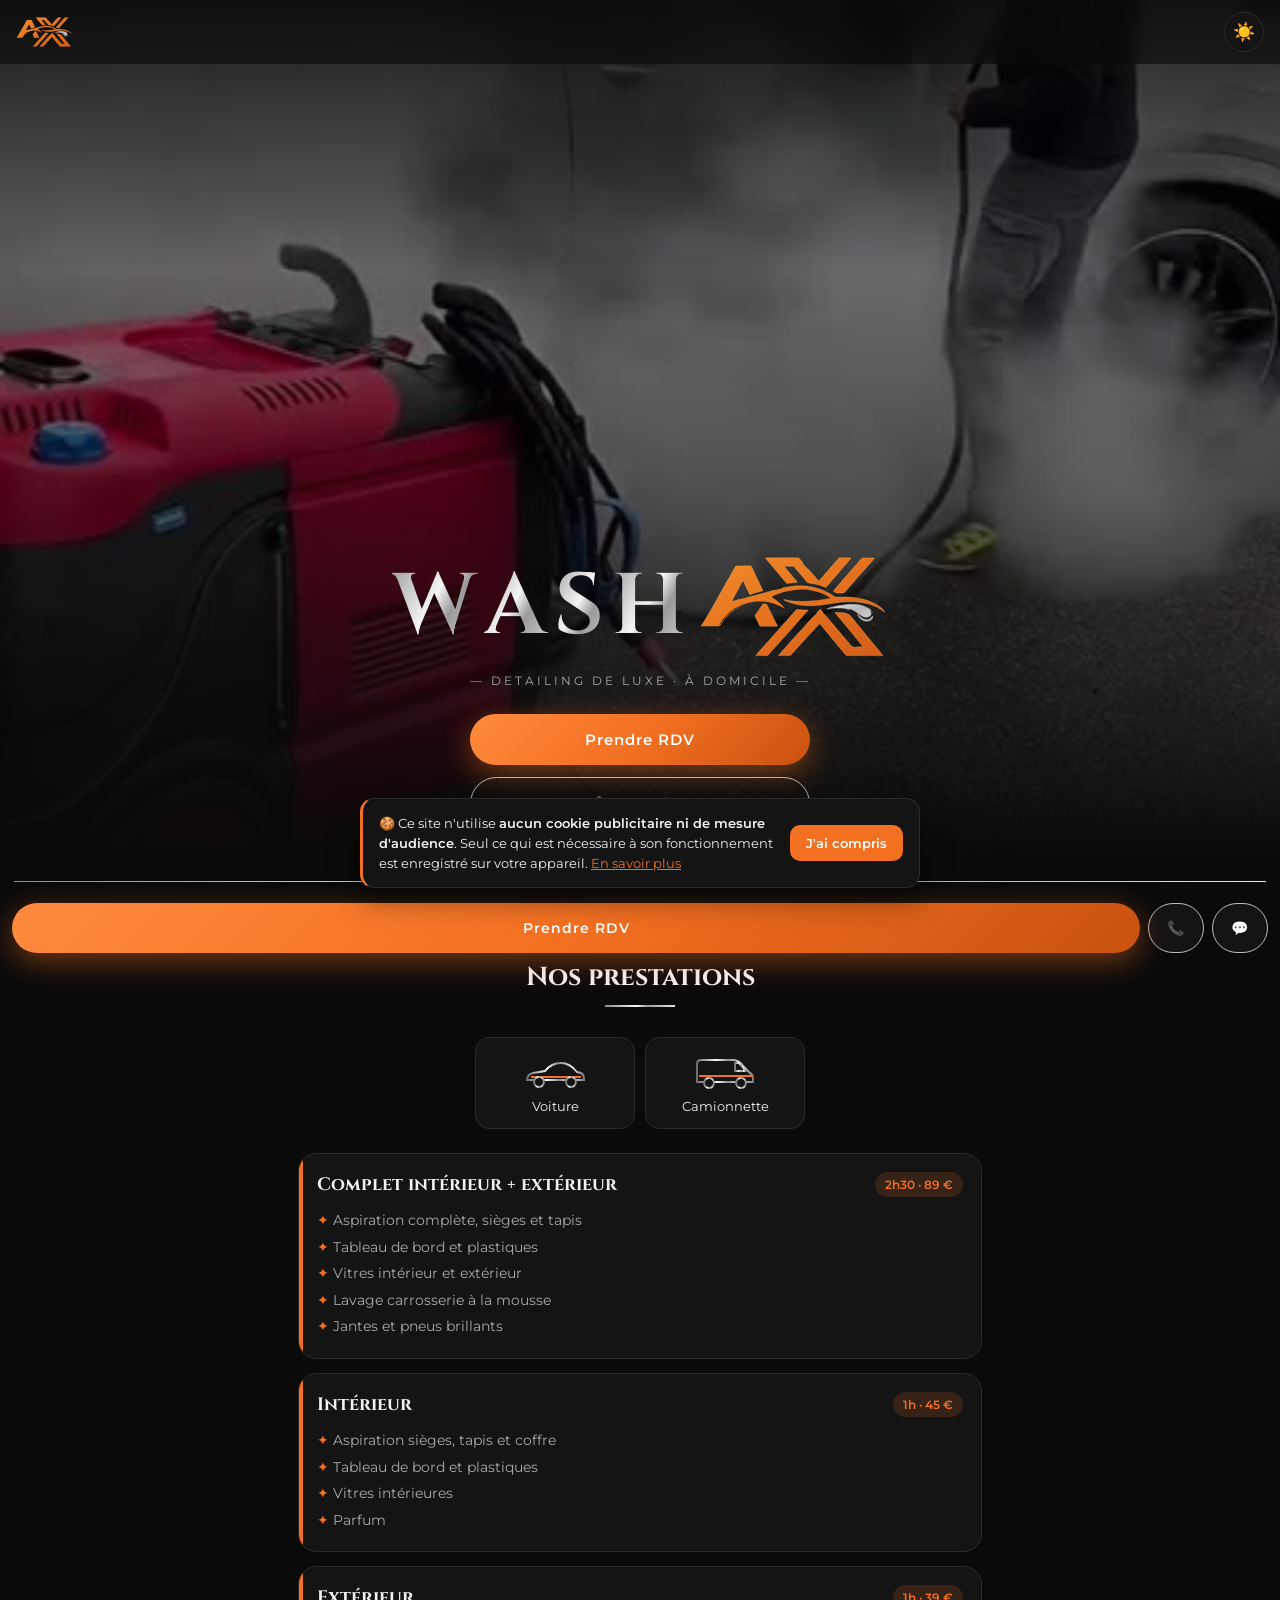
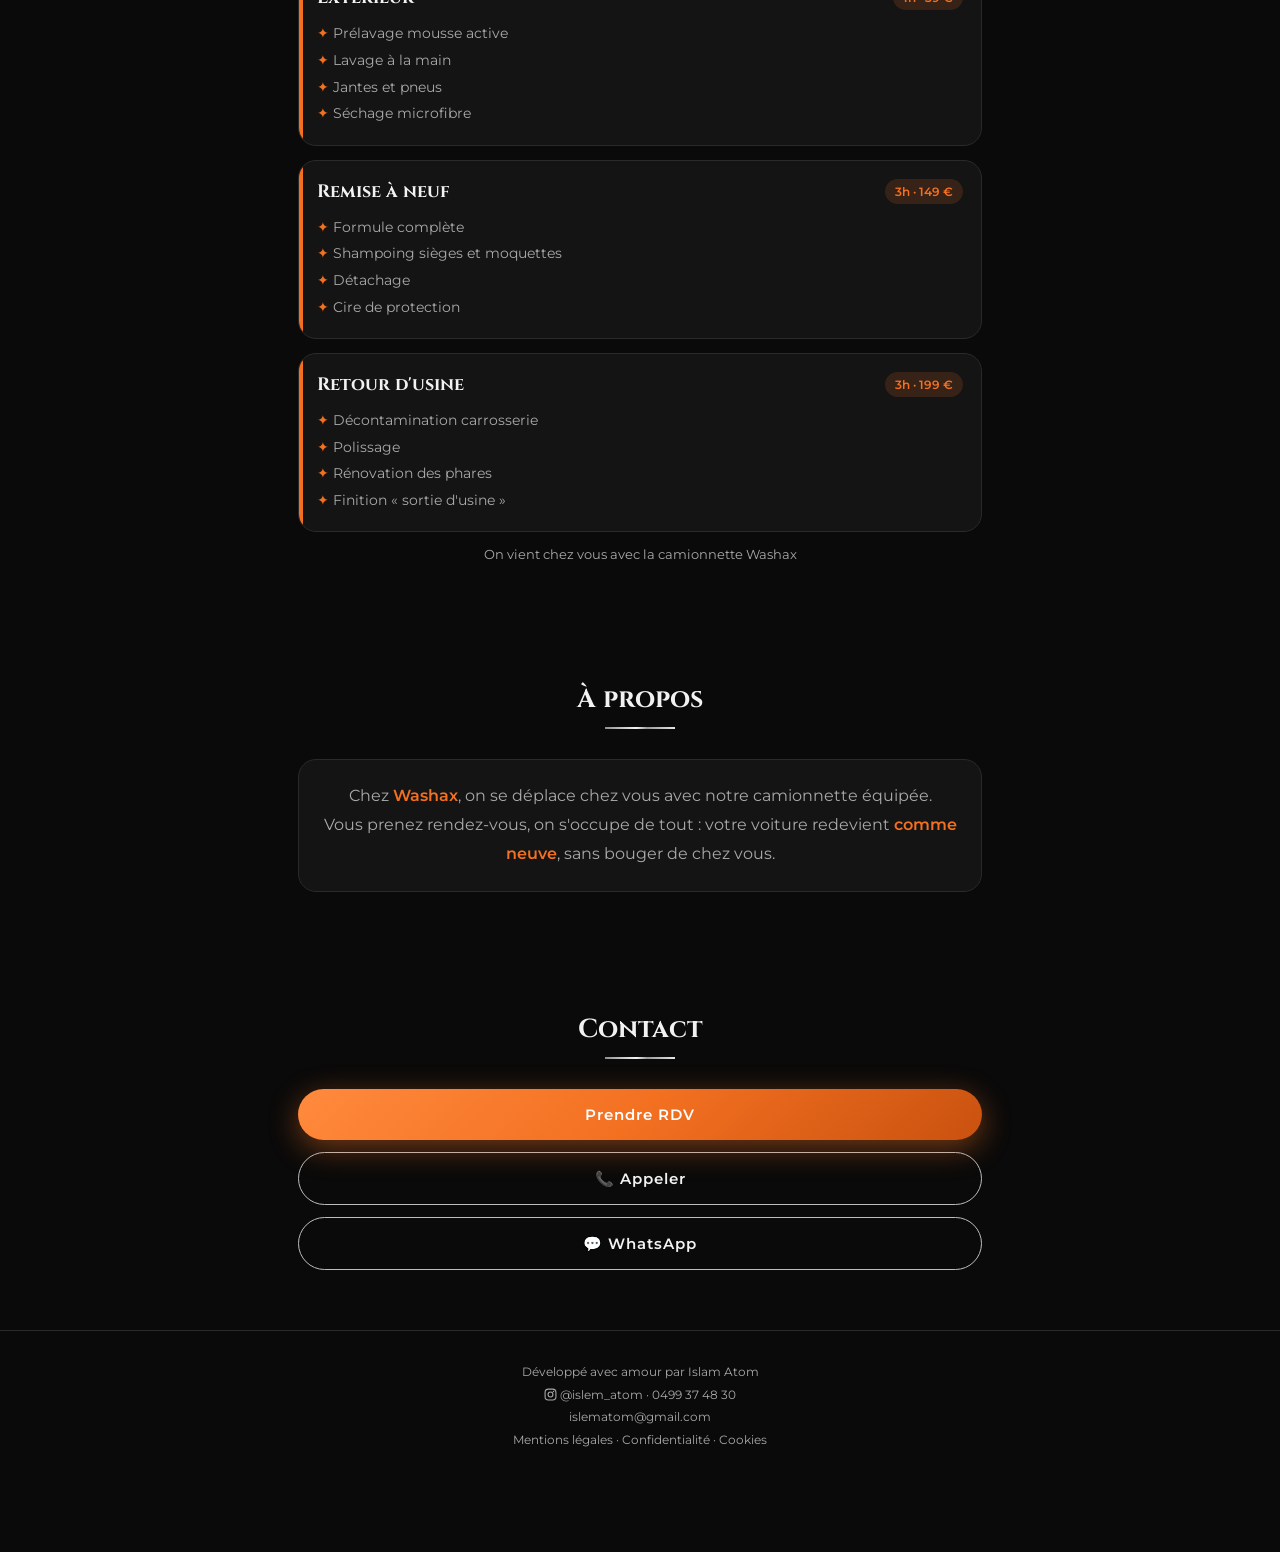
<file: index.html>
<!DOCTYPE html>
<html lang="fr">
<head>
<meta charset="UTF-8">
<meta name="viewport" content="width=device-width,initial-scale=1">
<script>if(/github\.io$/.test(location.hostname))location.replace('https://washax.com/'+location.pathname.replace(/^\/washax\/?/,'')+location.search+location.hash);</script>
<link rel="canonical" href="https://washax.com/">
<title>Washax · Lavage auto à domicile</title>
<meta name="theme-color" content="#0a0a0a">
<link rel="icon" type="image/png" href="icone-48.png"><link rel="apple-touch-icon" href="icone-180.png">
<meta property="og:title" content="Washax · Lavage auto de luxe à domicile"><meta property="og:description" content="Réservez votre lavage en ligne : on vient chez vous avec la camionnette Washax."><meta property="og:image" content="https://washax.com/og.jpg?v=2"><meta property="og:image:width" content="1200"><meta property="og:image:height" content="630"><meta property="og:type" content="website"><meta name="twitter:card" content="summary_large_image">

<link href="polices/site.css" rel="stylesheet">
<style>
:root{--bg:#0a0a0a;--card:#141414;--txt:#f2f2f2;--sub:#a9a9a9;--or:#F37021;--ag:linear-gradient(120deg,#8d8d8d,#f5f5f5 45%,#9a9a9a 60%,#e8e8e8);--line:#2a2a2a}
body.jour{--bg:#f5f2ee;--card:#fff;--txt:#151515;--sub:#666;--line:#e3ddd5}
*{box-sizing:border-box;margin:0;padding:0}
body{background:var(--bg);color:var(--txt);font-family:Montserrat,sans-serif;transition:.4s;overflow-x:hidden}
.top{position:fixed;top:0;left:0;right:0;z-index:20;display:flex;justify-content:space-between;align-items:center;padding:12px 16px;background:rgba(10,10,10,.6);backdrop-filter:blur(10px)}
body.jour .top{background:rgba(245,242,238,.8)}
.ic{width:40px;height:40px;border-radius:50%;border:1px solid var(--line);background:var(--card);color:var(--txt);font-size:18px;cursor:pointer}
.logo{font-family:Cinzel;font-weight:700;letter-spacing:4px;font-size:20px;background:var(--ag);-webkit-background-clip:text;color:transparent;background-size:200%;animation:sh 4s linear infinite}
.logo b{color:var(--or);-webkit-text-fill-color:var(--or)}
@keyframes sh{to{background-position:200%}}
.hero{min-height:100svh;display:flex;flex-direction:column;justify-content:center;align-items:center;text-align:center;padding:90px 20px 40px;position:relative;overflow:hidden}
.glow{position:absolute;width:520px;height:520px;border-radius:50%;background:radial-gradient(circle,rgba(243,112,33,.35),transparent 65%);top:20%;animation:pulse 4s ease-in-out infinite}
@keyframes pulse{50%{transform:scale(1.15);opacity:.6}}
.show{position:absolute;top:70px;left:0;right:0;height:120px;perspective:300px;pointer-events:none}
.show i{position:absolute;left:50%;height:3px;border-radius:3px;background:linear-gradient(90deg,transparent,#fff,transparent);box-shadow:0 0 18px #fff,0 0 40px rgba(243,112,33,.6);transform:translateX(-50%) scaleX(0);animation:led .9s forwards}
.show i:nth-child(1){top:10px;width:90%;animation-delay:.2s}.show i:nth-child(2){top:45px;width:70%;animation-delay:.45s}.show i:nth-child(3){top:75px;width:50%;animation-delay:.7s}
@keyframes led{to{transform:translateX(-50%) scaleX(1)}}
.sol{position:absolute;left:0;right:0;bottom:30px;height:1px;background:linear-gradient(90deg,transparent,#c9c9c9 30%,#F37021 50%,#c9c9c9 70%,transparent);opacity:.7}
body.jour .show i{background:linear-gradient(90deg,transparent,#F37021,transparent);box-shadow:0 0 14px rgba(243,112,33,.5)}
.hero:before,.hero:after{content:"";position:absolute;left:14px;right:14px;height:1px;background:var(--ag)}
.hero:before{top:72px}.hero:after{bottom:18px}
.photo{position:absolute;inset:0;background-size:cover;background-position:center 60%;animation:kb 14s ease-out both}
@keyframes kb{from{transform:scale(1.25);filter:brightness(.2) saturate(0)}25%{filter:brightness(.75) saturate(1)}to{transform:scale(1.02);filter:brightness(.75)}}
.jet .sale{filter:sepia(.7) saturate(.6) brightness(.85) contrast(.8) blur(.6px)!important}
.boue{position:absolute;inset:0;background:url("data:image/svg+xml,%3Csvg xmlns='http://www.w3.org/2000/svg' width='400' height='800'%3E%3Cfilter id='n'%3E%3CfeTurbulence type='fractalNoise' baseFrequency='.018' numOctaves='4' seed='7'/%3E%3CfeColorMatrix values='0 0 0 0 .32 0 0 0 0 .23 0 0 0 0 .13 0 0 0 -2.4 1.55'/%3E%3C/filter%3E%3Crect width='400' height='800' filter='url(%23n)'/%3E%3C/svg%3E") center/cover;mix-blend-mode:multiply;opacity:.8}
.boue svg{position:absolute;inset:0;width:100%;height:100%}
.jet .barre:before,.jet .barre:after{content:"";position:absolute;top:0;bottom:0;width:40px;left:-36px;background:linear-gradient(90deg,transparent,rgba(255,255,255,.35));filter:blur(4px)}
.jet .barre:after{left:4px;background:linear-gradient(90deg,rgba(243,112,33,.4),transparent)}
.jet .propre{clip-path:none!important;opacity:0}
.jet.go .propre{animation:fondu 1.4s ease forwards,zoom 6s linear forwards!important}
@keyframes fondu{to{opacity:1}}
.jet .reflet{position:absolute;top:-20%;left:-60%;width:30%;height:140%;background:linear-gradient(100deg,transparent,rgba(255,255,255,.22),transparent);transform:skewX(-18deg)}
.jet.go .reflet{animation:refl 2.2s 1.2s ease-in-out}
@keyframes refl{to{left:140%}}
.jet .fv{position:absolute;inset:0;width:100%;height:100%;object-fit:cover;filter:brightness(.55) contrast(1.05) saturate(.9);transform:scale(1.05)}
.jet .fv{pointer-events:none}.fv::-webkit-media-controls,.fv::-webkit-media-controls-start-playback-button,.fv::-webkit-media-controls-panel{display:none!important;-webkit-appearance:none}
.jet{background-size:cover;background-position:center}.jet.nov .fv{opacity:0}.jet.nov{animation:kbf 12s ease-in-out infinite alternate;filter:brightness(.55)}@keyframes kbf{from{background-size:110%}to{background-size:135%}}
#splash{position:fixed;inset:0;z-index:80;background:radial-gradient(circle at 50% 45%,#1a1007,#000 65%);display:flex;flex-direction:column;align-items:center;justify-content:center;gap:14px;animation:spOut .7s 3.4s forwards;cursor:pointer}
#splash.out{animation:spOut .4s forwards}
@keyframes spOut{to{opacity:0;visibility:hidden}}
#splash .spn{font-family:Cinzel;font-weight:700;letter-spacing:12px;font-size:26px;background:linear-gradient(120deg,#8d8d8d,#fafafa 45%,#9a9a9a 60%,#e8e8e8);-webkit-background-clip:text;color:transparent;opacity:0;animation:let .8s 2.1s forwards}
#splash .spn b{-webkit-text-fill-color:#F37021}
#splash .spt{font-size:11px;letter-spacing:4px;text-transform:uppercase;color:#a9a9a9;opacity:0;animation:let .8s 2.5s forwards}
.voile{position:absolute;inset:0;background:linear-gradient(180deg,rgba(10,10,10,.85) 0%,rgba(10,10,10,.15) 35%,rgba(10,10,10,.35) 55%,var(--bg) 96%)}
.sweep2{position:absolute;inset:0;overflow:hidden}
.sweep2:after{content:"";position:absolute;top:-20%;left:-60%;width:35%;height:140%;background:linear-gradient(100deg,transparent,rgba(255,255,255,.28),transparent);transform:skewX(-18deg);animation:sw2 5s 2.5s ease-in-out infinite}
@keyframes sw2{0%{left:-60%}45%,100%{left:140%}}
.intro{position:fixed;inset:0;z-index:60;background:#050505;display:flex;flex-direction:column;align-items:center;justify-content:center;animation:out .7s 2.7s forwards}
@keyframes out{to{opacity:0;visibility:hidden}}
.lgi{width:150px;height:150px}
.lgi .d1,.lgi .d2,.lgi .d3{stroke-dasharray:300;stroke-dashoffset:300;animation:draw 1.4s ease forwards}
.lgi .d2{animation-delay:.3s}.lgi .d3{animation-delay:.7s}
@keyframes draw{to{stroke-dashoffset:0}}
.lgi .d4{transform:translateY(-60px);opacity:0;animation:goutte .6s 1.6s cubic-bezier(.5,0,.6,1.4) forwards}
@keyframes goutte{to{transform:none;opacity:1}}
.nom{font-family:Cinzel;font-weight:700;letter-spacing:10px;font-size:26px;margin-top:18px;background:var(--ag);-webkit-background-clip:text;color:transparent;opacity:0;animation:let .8s 1.9s forwards}
.nom b{-webkit-text-fill-color:#F37021}
.jet{position:absolute;inset:0;overflow:hidden}
.jet img{position:absolute;inset:0;width:100%;height:100%;object-fit:cover;transform:scale(1.08)}
.jet .sale{filter:grayscale(1) brightness(.35) contrast(.9) blur(1px)}
.jet .propre{clip-path:inset(0 100% 0 0);filter:saturate(1.15) contrast(1.05)}
.jet .barre{position:absolute;top:0;bottom:0;left:0;width:4px;background:#fff;box-shadow:0 0 12px #fff,0 0 30px #F37021,0 0 60px #F37021;opacity:0}
.jet.go .propre{animation:rev 2.2s cubic-bezier(.6,0,.3,1) forwards,zoom 6s linear forwards}
.jet.go .barre{animation:bar 2.2s cubic-bezier(.6,0,.3,1) forwards}
.jet.go .sale,.jet.go .boue{animation:zoom 6s linear forwards}
@keyframes rev{to{clip-path:inset(0 0 0 0)}}
@keyframes bar{0%{left:0;opacity:1}95%{opacity:1}100%{left:100%;opacity:0}}
@keyframes zoom{from{transform:scale(1.08)}to{transform:scale(1.18)}}
.voile{position:absolute;inset:0;background:linear-gradient(180deg,rgba(5,5,5,.8) 0%,rgba(5,5,5,0) 30%,rgba(5,5,5,.25) 55%,var(--bg) 95%)}
.hero>*:not(.jet):not(.voile){position:relative}
.hero{justify-content:flex-end;padding-bottom:60px}
.lgh{width:64px;height:64px;opacity:0;animation:let .8s .1s forwards}
.modele{margin-top:18px;font-size:11px;letter-spacing:3px;color:var(--or);text-transform:uppercase;min-height:14px;transition:opacity .4s}
.scene{position:absolute!important;inset:0;width:auto;max-width:none;height:auto}
.hero{justify-content:flex-end;padding-bottom:70px}
.real{display:flex;gap:12px;overflow-x:auto;scroll-snap-type:x mandatory;padding-bottom:10px;-webkit-overflow-scrolling:touch}
.real::-webkit-scrollbar{display:none}
.real figure{flex:0 0 78%;scroll-snap-align:center;border-radius:18px;overflow:hidden;position:relative;aspect-ratio:3/4;border:1px solid var(--line)}
.real img{width:100%;height:100%;object-fit:cover;transition:transform 6s}
.real figure:hover img{transform:scale(1.08)}
.real figcaption{position:absolute;left:0;right:0;bottom:0;padding:30px 14px 12px;background:linear-gradient(transparent,rgba(0,0,0,.85));color:#fff;font-family:Cinzel;font-size:15px}
.real figcaption b{display:block;font-family:Montserrat;font-weight:400;font-size:11px;letter-spacing:2px;color:var(--or)}
.scene{position:relative;width:100%;max-width:440px;height:200px}
.car{position:absolute;left:50%;bottom:34px;width:360px;transform:translateX(-50%);animation:drive 1.5s cubic-bezier(.15,.85,.25,1) both;overflow:visible}
.refl{bottom:-58px;transform:translateX(-50%) scaleY(-1);opacity:.18;-webkit-mask:linear-gradient(to top,#000,transparent 55%);mask:linear-gradient(to top,#000,transparent 55%);animation:driver 1.5s cubic-bezier(.15,.85,.25,1) both}
@keyframes drive{from{transform:translateX(-170%)}to{transform:translateX(-50%)}}
@keyframes driver{from{transform:translateX(-170%) scaleY(-1)}to{transform:translateX(-50%) scaleY(-1)}}
.wh{transform-box:fill-box;transform-origin:center;animation:spin .3s linear 5}
@keyframes spin{to{transform:rotate(360deg)}}
.beam,.phare{opacity:0;animation:on .5s 1.5s forwards}
@keyframes on{30%{opacity:1}45%{opacity:.2}100%{opacity:1}}
.under{animation:on 1s 1.5s both}
.foam{opacity:0;animation:foam 4.4s 1.6s forwards}
@keyframes foam{0%{opacity:0}25%,60%{opacity:1}85%,100%{opacity:0}}
.sweep rect{animation:swp 3.5s 4s ease-in-out infinite}
@keyframes swp{0%{transform:skewX(-20deg) translateX(0)}40%,100%{transform:skewX(-20deg) translateX(560px)}}
.spk path{transform-box:fill-box;transform-origin:center;transform:scale(0);animation:spk 2s 4.4s ease-in-out infinite}
.spk path:nth-child(2){animation-delay:4.8s}.spk path:nth-child(3){animation-delay:5.2s}
@keyframes spk{0%,100%{transform:scale(0) rotate(0)}40%{transform:scale(1.3) rotate(90deg)}70%{transform:scale(0)}}
.drop{position:absolute;top:0;width:2px;height:18px;background:linear-gradient(transparent,#bfe6ff);opacity:0;animation:fall linear infinite}
@keyframes fall{0%{transform:translateY(0);opacity:.9}100%{transform:translateY(150px);opacity:0}}
.pluie{position:absolute;inset:0;opacity:0;animation:pl 3.5s .3s forwards}
@keyframes pl{20%,70%{opacity:1}100%{opacity:0}}
.veh div svg{width:64px;height:40px;display:block;margin:0 auto 6px}
.bub{position:absolute;bottom:30px;border-radius:50%;border:1.5px solid rgba(255,255,255,.7);background:radial-gradient(circle at 30% 30%,rgba(255,255,255,.6),rgba(243,112,33,.08));animation:up linear infinite;opacity:0}
@keyframes up{0%{transform:translateY(0) scale(.4);opacity:0}15%{opacity:1}100%{transform:translateY(-240px) scale(1.1);opacity:0}}
h1 .axw{background:none!important;-webkit-text-fill-color:initial;color:initial;display:inline-flex;align-items:center}
h1{align-items:center;font-family:Cinzel;font-size:clamp(44px,13vw,86px);letter-spacing:6px;margin-top:10px;display:flex;gap:2px;justify-content:center}
h1 span{display:inline-block;background:var(--ag);-webkit-background-clip:text;color:transparent;opacity:0;animation:let .6s forwards}
h1 span.o{background:none;color:var(--or);-webkit-text-fill-color:var(--or);text-shadow:0 0 25px rgba(243,112,33,.6)}
@keyframes let{from{opacity:0;transform:translateY(30px) rotateX(90deg)}to{opacity:1;transform:none}}
.tag{color:var(--sub);letter-spacing:3px;text-transform:uppercase;font-size:12px;margin:8px 0 26px;opacity:0;animation:let .8s 4s forwards}
.btns{display:flex;flex-direction:column;gap:12px;width:100%;max-width:340px;opacity:0;animation:let .8s 4.3s forwards}
.b{display:block;padding:16px;border-radius:40px;font-weight:600;letter-spacing:1px;text-decoration:none;text-align:center;border:none;cursor:pointer;font-size:15px;font-family:inherit}
.b1{background:linear-gradient(135deg,#ff8a3d,#F37021 50%,#c9520f);color:#fff;box-shadow:0 8px 30px rgba(243,112,33,.45);position:relative;overflow:hidden}
.b1:after{content:"";position:absolute;inset:0;background:linear-gradient(100deg,transparent 30%,rgba(255,255,255,.45),transparent 70%);transform:translateX(-100%);animation:bt 2.6s infinite}
@keyframes bt{60%,100%{transform:translateX(100%)}}
.b2{border:1px solid #bdbdbd;color:var(--txt);background:transparent}
section{padding:60px 18px;max-width:720px;margin:auto}
h2{font-family:Cinzel;font-size:26px;text-align:center;margin-bottom:6px}
.line{width:70px;height:2px;margin:10px auto 30px;background:var(--ag)}
.pr{background:var(--card);border:1px solid var(--line);border-radius:18px;padding:18px;margin-bottom:14px;position:relative;overflow:hidden;opacity:0;transform:translateY(30px);transition:.7s}
.pr.vu{opacity:1;transform:none}
.pr:before{content:"";position:absolute;left:0;top:0;bottom:0;width:4px;background:var(--or)}
.pr h3{font-family:Cinzel;font-size:18px;display:flex;justify-content:space-between;align-items:center;gap:10px}
.dur{font-family:Montserrat;font-size:12px;background:rgba(243,112,33,.15);color:var(--or);padding:5px 10px;border-radius:20px;white-space:nowrap}
.pr ul{list-style:none;margin-top:10px;color:var(--sub);font-size:14px;line-height:1.9}
.pr li:before{content:"✦ ";color:var(--or)}
.veh{display:flex;gap:10px;justify-content:center;margin-bottom:24px}
.veh div{flex:1;max-width:160px;text-align:center;padding:14px;border-radius:14px;border:1px solid var(--line);background:var(--card);font-size:13px}
.ba{position:relative;border-radius:18px;overflow:hidden;aspect-ratio:16/10;border:1px solid var(--line);margin-bottom:12px}
.ba svg{position:absolute;inset:0;width:100%;height:100%}
.ba .apres{clip-path:inset(0 0 0 50%)}
.ba input{position:absolute;inset:0;width:100%;opacity:0;cursor:ew-resize}
.ba .bar{position:absolute;top:0;bottom:0;left:50%;width:3px;background:var(--or);pointer-events:none}
.ba .bar:after{content:"⇆";position:absolute;top:50%;left:50%;transform:translate(-50%,-50%);background:var(--or);color:#fff;width:38px;height:38px;border-radius:50%;display:grid;place-items:center}
.lab{position:absolute;top:10px;font-size:11px;letter-spacing:2px;background:rgba(0,0,0,.6);color:#fff;padding:4px 10px;border-radius:12px}
.small{text-align:center;color:var(--sub);font-size:13px}
.ab{background:var(--card);border:1px solid var(--line);border-radius:18px;padding:22px;line-height:1.8;color:var(--sub);text-align:center}
.ab b{color:var(--or)}
.ct{display:grid;gap:12px}
footer{text-align:center;padding:30px 16px 40px;color:var(--sub);font-size:12px;line-height:1.9;border-top:1px solid var(--line)}
footer a{color:var(--sub);text-decoration:none}
.modal{position:fixed;inset:0;z-index:50;background:rgba(0,0,0,.75);display:none;align-items:flex-end;justify-content:center}
.modal.on{display:flex}
.sheet{background:var(--card);width:100%;max-width:480px;border-radius:24px 24px 0 0;padding:28px 22px 34px;text-align:center;border-top:3px solid var(--or);animation:sl .4s}
@keyframes sl{from{transform:translateY(100%)}}
.sheet h3{font-family:Cinzel;font-size:22px;margin-bottom:12px}
.sheet p{color:var(--sub);font-size:14px;line-height:1.7;margin-bottom:18px}
.sheet .lst{text-align:left;color:var(--txt);font-size:14px;line-height:2;margin:0 auto 20px;max-width:300px}
.res{position:fixed;inset:0;z-index:55;background:var(--bg);display:none;flex-direction:column}
.res.on{display:flex;animation:sl .45s cubic-bezier(.2,.8,.2,1)}
.rh{display:flex;align-items:center;gap:12px;padding:14px 16px;border-bottom:1px solid var(--line)}
.rh button{background:none;border:none;color:var(--txt);font-size:22px;cursor:pointer;width:36px}
.rh h3{flex:1;font-family:Cinzel;font-size:17px;text-align:center}
.prog{height:3px;background:var(--line)}.prog i{display:block;height:100%;background:linear-gradient(90deg,#ff8a3d,#F37021);transition:width .5s}
.rb{flex:1;overflow-y:auto;padding:22px 18px 30px}
.st{animation:stin .45s cubic-bezier(.2,.8,.2,1)}
@keyframes stin{from{opacity:0;transform:translateX(40px)}}
.q{font-family:Cinzel;font-size:21px;margin-bottom:6px}.qs{color:var(--sub);font-size:13px;margin-bottom:18px}
.ch{display:grid;gap:10px}.ch.g2{grid-template-columns:1fr 1fr}
.op{background:var(--card);border:1px solid var(--line);border-radius:16px;padding:16px;text-align:left;color:var(--txt);font-family:inherit;font-size:15px;cursor:pointer;transition:.2s;display:flex;justify-content:space-between;align-items:center;gap:10px}
.op small{display:block;color:var(--sub);font-size:12px;margin-top:3px}
.op.sel,.op:active{border-color:var(--or);box-shadow:0 0 0 1px var(--or),0 8px 24px rgba(243,112,33,.25)}
.ch.g2 .op{flex-direction:column;text-align:center;padding:20px 10px}
.ch.g2 .op svg{width:70px;height:44px}
.days{display:flex;gap:8px;overflow-x:auto;padding-bottom:6px;margin-bottom:16px}.days::-webkit-scrollbar{display:none}
.day{flex:0 0 62px;background:var(--card);border:1px solid var(--line);border-radius:14px;padding:10px 0;text-align:center;color:var(--txt);font-family:inherit;cursor:pointer}
.day b{display:block;font-size:20px;margin:2px 0}.day small{font-size:11px;color:var(--sub);text-transform:uppercase}
.day.sel{background:var(--or);border-color:var(--or);color:#fff}.day.sel small{color:#fff}
.day:disabled{opacity:.3}
.hrs{display:grid;grid-template-columns:repeat(3,1fr);gap:8px}
.hr{padding:12px 0;border-radius:12px;border:1px solid var(--line);background:var(--card);color:var(--txt);font-family:inherit;font-size:15px;cursor:pointer}
.hr.sel{background:var(--or);color:#fff;border-color:var(--or)}.hr:disabled{opacity:.25;text-decoration:line-through}
.fi{display:block;width:100%;padding:15px;border-radius:14px;border:1px solid var(--line);background:var(--card);color:var(--txt);font-size:16px;font-family:inherit;margin-bottom:10px;outline:none}
.fi:focus{border-color:var(--or)}
.rf{padding:14px 16px 22px;border-top:1px solid var(--line)}
.rf .b{width:100%}.b1:disabled{opacity:.4;box-shadow:none}
.recap{background:var(--card);border:1px solid var(--line);border-radius:16px;padding:16px;font-size:14px;line-height:2}
.recap b{color:var(--or);font-weight:600}
.ok{text-align:center;padding-top:30px}
.ok svg{width:110px;height:110px}
.ok circle{stroke-dasharray:300;stroke-dashoffset:300;animation:draw 1s forwards}
.ok path{stroke-dasharray:100;stroke-dashoffset:100;animation:draw .6s .8s forwards}
.ok h4{font-family:Cinzel;font-size:24px;margin:18px 0 8px;opacity:0;animation:let .6s 1.2s forwards}
.ok p{color:var(--sub);font-size:14px;line-height:1.7;opacity:0;animation:let .6s 1.4s forwards}
.conf{position:fixed;width:8px;height:14px;top:-20px;z-index:70;animation:conf linear forwards}
@keyframes conf{to{transform:translateY(110vh) rotate(720deg)}}
.pn{position:fixed;inset:0;z-index:58;background:var(--bg);display:none;flex-direction:column}
.pn.on{display:flex;animation:sl .4s}
.kp{flex:1;display:flex;flex-direction:column;align-items:center;justify-content:center;gap:18px}
.dots{display:flex;gap:14px}.dots i{width:14px;height:14px;border-radius:50%;border:2px solid var(--or)}.dots i.f{background:var(--or)}
.dots.err{animation:sh2 .4s}@keyframes sh2{25%,75%{transform:translateX(-10px)}50%{transform:translateX(10px)}}
.pad{display:grid;grid-template-columns:repeat(3,72px);gap:14px}
.pad button{height:72px;border-radius:50%;border:1px solid var(--line);background:var(--card);color:var(--txt);font-size:24px;font-family:inherit;cursor:pointer}
.pad button:active{background:var(--or);color:#fff}
.ph{display:flex;align-items:center;gap:10px;padding:14px 16px;border-bottom:1px solid var(--line)}
.ph h3{flex:1;font-family:Cinzel;font-size:17px}
.tabs{display:flex;overflow-x:auto;border-bottom:1px solid var(--line)}.tabs::-webkit-scrollbar{display:none}
.tabs button{flex:1;min-width:62px;padding:12px 2px;background:none;border:none;border-bottom:2px solid transparent;color:var(--sub);font-family:inherit;font-size:11.5px;cursor:pointer}
.tabs button.on{color:var(--or);border-color:var(--or)}
.pb{flex:1;overflow-y:auto;padding:16px}
.kpi{display:grid;grid-template-columns:repeat(3,1fr);gap:8px;margin-bottom:16px}
.kpi div{background:var(--card);border:1px solid var(--line);border-radius:14px;padding:12px 6px;text-align:center;font-size:11px;color:var(--sub)}
.kpi b{display:block;font-size:22px;color:var(--or);font-family:Cinzel}
.cd{background:var(--card);border:1px solid var(--line);border-radius:16px;padding:14px;margin-bottom:10px;font-size:14px;line-height:1.7}
.cd .t{display:flex;justify-content:space-between;align-items:center;font-weight:600}
.bdg{font-size:11px;padding:3px 9px;border-radius:10px;font-weight:600}
.att{background:rgba(243,112,33,.15);color:var(--or)}.okk{background:rgba(46,204,113,.15);color:#2ecc71}.ref{background:rgba(231,76,60,.15);color:#e74c3c}
.ac{display:grid;grid-template-columns:repeat(4,1fr);gap:6px;margin-top:10px}
.ac button,.ac a{padding:10px 2px;border-radius:10px;border:1px solid var(--line);background:none;color:var(--txt);font-size:12px;font-family:inherit;text-align:center;text-decoration:none;cursor:pointer}
.ac .g{background:#2ecc71;border-color:#2ecc71;color:#fff}.ac .w{background:#25D366;border-color:#25D366;color:#fff}
.mod{display:none;gap:6px;margin-top:8px}.mod.on{display:flex}
.mod input{flex:1;padding:9px;border-radius:10px;border:1px solid var(--line);background:var(--bg);color:var(--txt);font-family:inherit}
.vide{text-align:center;color:var(--sub);padding:40px 0;font-size:14px}
.pp{display:grid;grid-template-columns:1fr 1fr;gap:8px;margin-top:12px}
.pp img,.pp .ph0{width:100%;aspect-ratio:1;object-fit:cover;border-radius:12px;background:var(--card);border:1px dashed var(--line);display:grid;place-items:center;color:var(--sub);font-size:12px}
.up{display:block;text-align:center;padding:14px;border:1px dashed var(--or);border-radius:14px;color:var(--or);cursor:pointer;margin-bottom:8px}
.rg{display:flex;justify-content:space-between;align-items:center;gap:8px;padding:10px 0;border-bottom:1px solid var(--line);font-size:14px}
.rg input{width:80px;padding:8px;border-radius:10px;border:1px solid var(--line);background:var(--bg);color:var(--txt);text-align:right;font-family:inherit}
.bas{position:fixed;left:12px;right:12px;bottom:12px;z-index:30;display:flex;gap:8px;transform:translateY(130%);transition:transform .4s cubic-bezier(.2,.8,.2,1)}
.bas.on{transform:none}.bas .b{flex:1;padding:15px 8px;font-size:14px}.bas .b2{flex:0 0 56px;background:var(--card);padding:15px 0}
footer{padding-bottom:100px}
.cal{background:var(--card);border:1px solid var(--line);border-radius:18px;padding:14px}
.calh{display:flex;justify-content:space-between;align-items:center;margin-bottom:10px}.calh b{font-family:Cinzel;text-transform:capitalize}
.calh button{width:38px;height:38px;border-radius:50%;border:1px solid var(--line);background:none;color:var(--txt);font-size:20px;cursor:pointer}
.calw,.calg{display:grid;grid-template-columns:repeat(7,1fr);gap:4px;text-align:center}.calw{font-size:11px;color:var(--sub);margin-bottom:6px}
.cd2{aspect-ratio:1;border-radius:50%;border:none;background:none;color:var(--txt);font-family:inherit;font-size:15px;cursor:pointer}
.cd2.free{background:rgba(243,112,33,.12);color:var(--txt);font-weight:600}.cd2.full{color:var(--sub);text-decoration:line-through}.cd2.off{opacity:.25}
.cd2.sel{background:var(--or)!important;color:#fff;box-shadow:0 4px 16px rgba(243,112,33,.5)}
.leg{display:flex;justify-content:center;gap:14px;margin-top:10px;font-size:11px;color:var(--sub)}.leg i{display:inline-block;width:10px;height:10px;border-radius:50%;margin-right:5px;vertical-align:-1px}
.l1{background:rgba(243,112,33,.5)}.l2{border:1px solid var(--sub)}.l3{background:var(--line)}
.lbl{font-size:12px;letter-spacing:2px;text-transform:uppercase;color:var(--or);margin:18px 0 8px}.lbl small{text-transform:none;letter-spacing:0;color:var(--sub)}
.sl{border:1px solid var(--line);border-radius:16px;overflow:hidden}
.slt{display:flex;align-items:center;gap:14px;width:100%;min-height:48px;padding:0 14px;border:none;border-top:1px dashed var(--line);background:var(--card);color:var(--txt);font-family:inherit;font-size:14px;text-align:left;cursor:pointer}
.slt:first-child{border-top:none}.slt b{width:52px;font-size:16px}.slt span{color:var(--sub);font-size:12px}
.slt.sel{background:var(--or);color:#fff}.slt.sel span{color:#fff}.slt:disabled{opacity:.35}.slt:disabled b{text-decoration:line-through}
.canal{display:grid;grid-template-columns:1fr 1fr;gap:8px;margin-bottom:10px}.canal button{padding:13px;border-radius:14px;border:1px solid var(--line);background:var(--card);color:var(--txt);font-family:inherit;font-size:14px;cursor:pointer}.canal .on{border-color:var(--or);box-shadow:0 0 0 1px var(--or)}
.abs{display:flex;gap:10px;margin:14px 0 4px;padding:12px 14px;border-radius:14px;background:rgba(243,112,33,.08);font-size:13px;line-height:1.6;color:var(--sub)}.abs>span:first-child{color:var(--or)}.abs b{color:var(--txt)}
.mousse{position:fixed;inset:0;z-index:70;pointer-events:none;overflow:hidden;transition:opacity 1s}
.mousse.fin{opacity:0}
.mousse .vague{position:absolute;left:-10%;right:-10%;bottom:-100%;height:100%;background:linear-gradient(#fff,#ececec);opacity:.95;animation:vg 1.3s .2s cubic-bezier(.3,.8,.3,1) forwards,vg2 1s 1.6s ease-in forwards}
@keyframes vg{to{bottom:-35%}}@keyframes vg2{to{bottom:-110%}}
.mousse i{position:absolute;bottom:-80px;border-radius:50%;background:radial-gradient(circle at 30% 28%,#fff 0 12%,rgba(255,255,255,.55) 13%,rgba(255,255,255,.12) 62%,rgba(243,112,33,.18));border:1.5px solid rgba(255,255,255,.8);box-shadow:inset -4px -6px 10px rgba(243,112,33,.15),0 0 12px rgba(255,255,255,.3);animation:bul ease-out forwards}
@keyframes bul{0%{transform:translateY(0) scale(.5);opacity:0}15%{opacity:1}80%{opacity:1}100%{transform:translateY(-105vh) translateX(20px) scale(1.15);opacity:0}}
.mousse .vague b{position:absolute;border-radius:50%;background:radial-gradient(circle at 35% 30%,#fff,#f1f1f1 70%,#e2e2e2)}
.ok{position:relative}.ok:after{content:"";position:absolute;top:20px;left:50%;width:120px;height:120px;transform:translateX(-50%);border-radius:50%;background:linear-gradient(100deg,transparent 35%,rgba(255,255,255,.55) 50%,transparent 65%) -150px 0/300px 100% no-repeat;animation:brille 1.2s 3s ease-in-out forwards;pointer-events:none}
@keyframes brille{to{background-position:150px 0}}
.ok .etin{position:absolute;color:#fff;font-size:18px;opacity:0;animation:et 1.4s ease-in-out forwards}
@keyframes et{0%{opacity:0;transform:scale(0) rotate(0)}40%{opacity:1;transform:scale(1.3) rotate(90deg)}100%{opacity:0;transform:scale(0) rotate(180deg)}}
.ac .s{background:var(--card);border-color:var(--or);color:var(--or)}
.jauge{height:8px;border-radius:8px;background:var(--line);margin-top:12px;overflow:hidden}.jauge i{display:block;height:100%;background:linear-gradient(90deg,#ff8a3d,#F37021)}
.pack{display:flex;justify-content:space-between;align-items:center}
.toast{position:fixed;left:50%;bottom:30px;transform:translateX(-50%);z-index:90;background:#1c1c1c;color:#fff;border:1px solid var(--or);padding:12px 18px;border-radius:30px;font-size:13px;white-space:nowrap;animation:let .3s}
.cd2{position:relative}.cd2 .pts{position:absolute;bottom:3px;left:0;right:0;display:flex;justify-content:center;gap:2px}.cd2 .pts i{width:5px;height:5px;border-radius:50%;background:#2ecc71}.cd2 .pts i.a{background:var(--or)}
.cd2.fe{background:rgba(231,76,60,.15);color:#e74c3c}.cd2.auj{box-shadow:inset 0 0 0 1.5px var(--or)}
</style>
</head>
<body>
<svg width="0" height="0" style="position:absolute"><defs>
<linearGradient id="ag" x1="0" x2="1"><stop offset="0" stop-color="#6e6e6e"/><stop offset=".35" stop-color="#fafafa"/><stop offset=".55" stop-color="#8f8f8f"/><stop offset=".8" stop-color="#e6e6e6"/><stop offset="1" stop-color="#7a7a7a"/></linearGradient>
<linearGradient id="beam" x1="0" x2="1"><stop offset="0" stop-color="#fff" stop-opacity=".9"/><stop offset="1" stop-color="#fff" stop-opacity="0"/></linearGradient>
<path id="body" d="M16 90C14 78 20 70 38 66L118 56C150 30 186 18 226 18C266 18 296 36 322 56L364 64C380 68 388 78 386 90C384 98 380 100 374 100L340 100A34 34 0 0 0 272 100L130 100A34 34 0 0 0 62 100L26 100C20 100 18 97 18 92Z"/>
<clipPath id="cb"><use href="#body"/></clipPath>
<g id="vitres" fill="#0b0b0b"><path d="M138 56C164 36 192 25 222 25L226 25L226 56Z"/><path d="M234 25C264 26 288 40 306 56L234 56Z"/></g>
<g id="roue"><circle r="27" fill="#0a0a0a"/><circle r="19" fill="url(#ag)"/><g stroke="#1a1a1a" stroke-width="4"><line y1="-17" y2="17"/><line x1="-16" y1="-5" x2="16" y2="5"/><line x1="-16" y1="5" x2="16" y2="-5"/></g><circle r="4" fill="#F37021"/></g>
<symbol id="lg" viewBox="0 0 100 100"><circle cx="50" cy="50" r="46" fill="none" stroke="url(#ag)" stroke-width="2.5" class="d1"/><circle cx="50" cy="50" r="40" fill="none" stroke="#F37021" stroke-width=".8" class="d2"/><path d="M27 38L40 72L50 48L60 72L73 38" fill="none" stroke="url(#ag)" stroke-width="5" stroke-linejoin="round" stroke-linecap="round" class="d3"/><path d="M50 16C50 16 44 25 44 29A6 6 0 0 0 56 29C56 25 50 16 50 16Z" fill="#F37021" class="d4"/></symbol></defs></svg>
<div class="top">
  <div class="logo" role="button" aria-label="Panel Washax" onclick="ouvre('panel')" style="cursor:pointer"><img src="[data-uri]" alt="Washax" style="height:30px;display:block"></div>
  <button class="ic" id="th" onclick="theme()">☀️</button>
</div>

<div id="splash" onclick="this.classList.add('out')"><svg class="lgh" style="width:min(78vw,460px);height:auto" xmlns="http://www.w3.org/2000/svg" viewBox="-10 -10 1204 650"><style>
.lgh .ol{fill-opacity:0;stroke-dasharray:3000;stroke-dashoffset:3000;animation:lgTr 1.6s ease forwards,lgFi .8s 1.2s ease forwards}
@keyframes lgTr{to{stroke-dashoffset:0}}@keyframes lgFi{to{fill-opacity:1}}
.lgh .gt{opacity:0;transform:translate(-40px,-60px);animation:lgGt .7s 1.7s cubic-bezier(.4,1.6,.5,1) forwards}
@keyframes lgGt{to{opacity:1;transform:none}}
.lgh .sh{animation:lgSh 3s 2.4s ease-in-out infinite backwards}@keyframes lgSh{0%{transform:translateX(-500px)}60%,100%{transform:translateX(1700px)}}
</style><defs>
<linearGradient id="lgO" x1="0" y1="0" x2="1" y2="1"><stop offset="0" stop-color="#F28D2A"/><stop offset=".5" stop-color="#E5711F"/><stop offset="1" stop-color="#D45E19"/></linearGradient>
<linearGradient id="lgS" x1="0" y1="0" x2="1" y2="1"><stop offset="0" stop-color="#e6e6e6"/><stop offset=".5" stop-color="#b9b9b9"/><stop offset="1" stop-color="#d6d6d6"/></linearGradient>
<linearGradient id="lgH" x1="0" x2="1"><stop offset="0" stop-color="#fff" stop-opacity="0"/><stop offset=".5" stop-color="#fff" stop-opacity=".55"/><stop offset="1" stop-color="#fff" stop-opacity="0"/></linearGradient>
<clipPath id="lgC"><path d="M354.6 627.7C353.1 627.0 354.5 625.0 362.9 615.6C367.8 610.1 375.7 601.2 380.6 595.7C385.4 590.2 391.8 583.0 394.8 579.6C397.8 576.2 401.5 572.1 402.9 570.4C404.4 568.7 407.7 564.9 410.2 562.0C412.8 559.1 416.7 554.7 418.8 552.2C421.0 549.7 428.1 541.6 434.8 534.3C441.4 526.9 448.0 519.5 449.5 517.8C454.2 512.3 472.6 491.8 474.6 489.8C475.6 488.6 478.2 485.7 480.3 483.2C482.4 480.8 485.7 477.2 487.5 475.2C489.3 473.3 494.6 467.4 499.2 462.0C503.9 456.7 509.0 450.9 510.5 449.2C512.0 447.6 518.1 440.7 524.0 434.0C529.9 427.3 537.7 418.5 541.3 414.5C544.9 410.5 553.4 400.9 560.2 393.2C567.1 385.6 573.9 377.9 575.5 376.2C577.0 374.6 581.5 369.5 585.6 365.0C607.5 340.3 613.1 334.0 614.3 333.0C616.0 331.7 617.4 331.7 631.2 333.0C637.3 333.5 647.4 334.4 653.6 335.0C659.8 335.6 669.6 336.2 675.4 336.3C690.3 336.7 690.0 336.4 684.3 342.7C682.3 344.9 679.2 348.5 677.4 350.6C675.7 352.7 670.5 358.5 666.0 363.6C657.4 373.1 652.1 379.1 642.1 390.5C638.9 394.2 632.5 401.4 628.0 406.5C623.5 411.6 616.3 419.8 612.0 424.7C607.7 429.7 602.2 435.9 599.8 438.7C597.3 441.4 593.8 445.4 592.0 447.4C590.2 449.5 587.4 452.7 585.8 454.5C584.1 456.3 580.4 460.5 577.5 463.7C574.6 467.0 570.0 472.2 567.2 475.2C564.5 478.3 561.1 482.1 559.7 483.7C558.4 485.4 555.1 489.0 552.5 491.8C549.9 494.5 545.3 499.6 542.2 503.0C539.2 506.4 533.4 512.9 529.2 517.5C518.9 528.8 510.1 538.7 504.8 544.7C502.3 547.6 495.2 555.4 489.0 562.2C482.8 569.0 475.6 577.0 473.0 580.0C470.4 583.0 465.2 588.7 461.5 592.8C457.8 596.8 452.7 602.5 450.1 605.4C447.6 608.4 442.8 613.7 439.5 617.2C436.2 620.8 432.8 624.6 431.8 625.8L430.1 627.8L392.7 627.8C372.1 627.9 355.0 627.8 354.6 627.7ZM499.3 627.3C498.0 626.4 498.4 625.9 503.6 620.6C505.9 618.2 509.4 614.4 511.3 612.2C514.6 608.4 517.1 605.6 535.5 585.3C539.8 580.6 546.6 572.9 550.8 568.3C554.9 563.6 559.8 558.1 561.8 556.0C563.7 553.9 565.9 551.5 566.7 550.5C567.5 549.5 571.3 545.2 575.2 540.9C579.1 536.6 585.4 529.6 589.2 525.2C593.1 520.8 597.9 515.5 600.0 513.3C603.7 509.3 613.5 498.5 618.0 493.3C621.8 488.9 638.3 470.8 645.5 463.0C649.2 459.0 653.6 454.2 655.3 452.3C656.9 450.4 661.0 445.9 664.3 442.3C667.6 438.7 674.7 430.9 680.0 425.0C694.6 408.8 697.6 405.5 705.5 397.0C709.5 392.7 715.5 386.1 718.8 382.4C725.2 375.1 726.0 374.4 727.5 375.7C728.2 376.4 728.6 376.5 729.4 376.0C731.3 375.1 732.3 372.0 730.8 372.0C729.3 372.0 729.4 370.9 731.0 369.2C732.5 367.7 732.9 367.5 734.3 367.8C735.9 368.1 736.3 367.8 740.7 363.4C745.4 358.8 746.5 357.0 744.5 357.0C742.0 357.0 742.5 356.0 748.1 349.7C764.1 331.6 765.1 330.5 766.4 330.5C767.5 330.5 770.7 334.0 779.3 344.5C783.5 349.7 783.5 349.8 783.2 351.9C782.9 354.4 784.2 357.1 786.5 358.3C790.5 360.3 796.8 365.8 800.4 370.6C801.4 371.8 805.3 376.2 809.0 380.3C812.7 384.4 817.5 389.8 819.5 392.2C821.6 394.7 824.8 398.5 826.8 400.8C828.7 403.0 834.2 409.6 839.0 415.3C843.8 421.1 849.2 427.5 851.0 429.6C852.8 431.7 855.6 435.0 857.2 437.0C858.9 439.0 861.7 442.4 863.5 444.4C865.3 446.5 869.6 451.6 873.0 455.7C876.4 459.8 880.3 464.3 881.5 465.8C882.7 467.2 885.8 470.8 888.2 473.8C903.0 491.4 912.4 502.5 916.8 507.5C918.1 509.1 922.1 513.7 925.5 517.8C933.3 527.0 958.1 556.1 961.9 560.5C963.5 562.3 965.9 565.1 967.2 566.7C969.9 569.8 972.6 571.5 975.0 571.5C975.8 571.5 977.5 572.0 978.6 572.5C979.7 573.1 981.9 573.7 983.4 573.8C985.0 573.9 987.9 574.4 989.9 574.8C993.9 575.7 996.0 575.5 996.0 574.1C996.0 571.8 996.6 571.8 1017.6 571.5C1031.6 571.3 1037.6 571.1 1038.0 570.7C1038.9 569.8 1038.2 568.3 1034.8 564.2C1031.2 559.7 1027.9 555.6 1023.8 550.5C1022.1 548.4 1018.9 544.5 1016.5 541.7C1014.2 538.9 1010.1 534.0 1007.5 530.7C1001.5 523.3 999.6 521.0 996.3 517.0C990.8 510.4 983.6 501.6 979.2 496.2C976.8 493.2 971.5 486.8 967.5 482.0C963.5 477.2 958.4 470.9 956.1 468.0C953.7 465.1 950.4 461.1 948.7 459.0C947.0 456.9 941.9 450.9 937.5 445.5C924.6 429.9 923.4 428.5 920.2 424.8C918.6 422.8 916.5 420.2 915.5 419.0C914.6 417.8 912.4 415.2 910.8 413.2C907.7 409.8 900.2 400.7 897.2 397.0C896.3 395.9 893.4 392.5 890.7 389.4C884.9 382.8 884.5 382.3 874.0 369.4C871.7 366.6 868.7 363.0 867.3 361.4C861.0 354.4 860.1 353.0 861.9 352.3C863.3 351.7 897.3 351.9 902.5 352.5C919.1 354.3 930.0 356.7 942.5 361.2C951.5 364.4 954.7 365.9 955.8 367.3C956.3 368.0 961.2 374.1 966.8 380.7C972.2 387.3 977.6 393.9 978.8 395.3C979.9 396.7 982.3 399.8 984.3 402.1C986.2 404.4 988.3 407.0 989.0 407.8C992.2 411.9 1004.1 426.4 1013.5 437.7C1015.6 440.2 1018.6 443.9 1020.2 446.0C1021.9 448.1 1024.6 451.3 1026.2 453.2C1027.9 455.2 1030.1 457.8 1031.0 459.0C1031.9 460.2 1033.8 462.5 1035.0 464.0C1040.6 470.6 1049.0 481.0 1050.8 483.3C1051.9 484.7 1055.5 489.1 1058.8 493.1C1062.1 497.0 1065.7 501.4 1066.8 502.8C1067.9 504.2 1070.7 507.7 1073.0 510.5C1078.2 516.9 1079.9 518.9 1087.1 527.8C1090.2 531.7 1097.4 540.4 1103.0 547.2C1108.6 554.0 1114.3 560.8 1115.5 562.4C1116.7 564.0 1119.9 567.8 1122.5 570.8C1125.1 573.9 1128.4 577.8 1129.8 579.5C1131.1 581.3 1133.0 583.5 1133.8 584.5C1134.7 585.4 1137.5 589.0 1140.2 592.2C1147.5 601.3 1160.1 616.7 1164.0 621.4C1167.6 625.8 1167.9 626.4 1166.9 627.4C1165.9 628.4 935.0 628.3 933.1 627.3C932.3 626.9 929.4 623.8 926.7 620.4C924.0 617.0 919.8 612.0 917.5 609.2C915.2 606.4 911.9 602.5 910.2 600.5C908.6 598.4 906.4 595.9 905.4 594.8C904.4 593.7 899.7 588.0 894.9 582.2C886.2 571.6 876.3 559.7 870.1 552.3C868.3 550.1 865.7 547.0 864.5 545.5C863.3 543.9 859.5 539.4 856.2 535.4C843.0 519.6 839.1 515.0 829.7 503.5C824.3 496.9 815.4 486.2 807.8 477.0C803.9 472.5 799.0 466.5 796.8 463.9C794.5 461.2 791.7 457.8 790.5 456.3C782.1 446.2 779.2 442.8 772.4 434.4C764.4 424.6 763.4 423.6 761.9 424.6C760.4 425.6 750.5 436.1 740.0 448.0C735.5 453.1 729.8 459.3 727.5 461.8C725.1 464.2 721.2 468.5 718.7 471.3C716.3 474.0 709.8 481.2 704.2 487.2C698.8 493.3 690.3 502.5 685.5 507.8C671.8 522.9 663.3 532.2 656.5 539.5C653.1 543.2 647.1 549.8 643.2 554.0C625.7 573.2 613.6 586.5 610.5 589.8C608.7 591.7 602.7 598.2 597.2 604.2C582.9 620.0 576.6 626.7 575.3 627.4C573.7 628.3 500.6 628.3 499.3 627.3ZM3.4 440.5C1.9 439.6 2.3 438.9 7.0 432.3C9.5 428.8 12.2 425.0 12.9 423.8C14.6 420.9 26.9 401.4 30.0 396.5C31.3 394.4 34.0 389.9 36.0 386.5C38.0 383.1 40.3 379.4 41.0 378.2C41.7 377.1 43.2 374.7 44.2 372.8C45.3 370.8 47.2 367.4 48.5 365.2C49.8 363.1 52.0 359.3 53.4 357.0C54.7 354.7 56.9 350.9 58.2 348.8C65.0 337.0 73.5 322.3 83.4 304.8C87.9 296.8 92.6 288.4 93.9 286.2C95.2 284.1 98.1 278.8 100.5 274.5C102.9 270.2 105.8 265.2 106.9 263.2C108.0 261.3 110.6 256.6 112.8 252.8C114.9 248.9 118.3 242.9 120.3 239.5C122.2 236.1 125.0 231.2 126.3 228.8C127.6 226.3 129.1 223.7 129.5 223.0C130.0 222.3 132.1 218.6 134.2 214.8C136.4 210.9 140.4 203.7 143.2 198.8C146.0 193.8 150.1 186.6 152.2 182.8C154.4 178.9 157.1 174.2 158.2 172.2C161.9 165.7 169.1 152.8 172.3 146.9C174.0 143.7 176.4 139.4 177.7 137.3C179.0 135.2 181.2 131.3 182.6 128.6C184.0 125.9 185.7 123.1 186.3 122.2C186.9 121.4 187.7 120.0 188.1 119.0C188.5 118.0 190.5 114.4 192.6 111.0C194.7 107.6 197.5 102.6 199.0 99.9C200.4 97.2 201.8 94.9 202.0 94.7C202.3 94.6 203.3 92.8 204.2 90.7C205.2 88.7 207.1 85.1 208.4 82.9C209.8 80.6 212.1 76.5 213.5 73.8C214.9 71.0 217.0 67.6 218.0 66.2C219.1 64.8 220.0 63.5 220.0 63.3C220.0 61.7 223.6 55.6 224.9 55.1C225.7 54.7 232.9 54.5 244.2 54.3C256.5 54.2 262.9 54.0 264.2 53.5C265.6 53.1 266.5 53.1 267.8 53.5C269.2 54.0 270.5 54.0 273.4 53.5C279.7 52.4 322.9 52.7 324.4 53.9C325.2 54.4 328.0 59.8 332.2 69.0C335.9 76.8 340.3 86.3 342.1 90.0C343.9 93.7 346.1 98.4 347.0 100.5C347.9 102.6 351.5 110.2 355.1 117.4C358.6 124.6 361.5 130.6 361.5 130.8C361.5 130.9 364.6 137.5 368.3 145.4C372.0 153.3 378.1 166.3 381.9 174.2C385.6 182.2 390.0 191.8 391.8 195.5C399.2 211.4 399.2 211.5 398.2 212.9C397.6 213.8 392.7 215.3 376.8 219.5C373.4 220.4 367.8 221.9 364.2 223.0C357.5 224.9 340.1 229.8 332.2 231.8C329.8 232.5 325.7 233.6 323.2 234.3C313.9 236.9 313.8 236.9 310.8 230.0C308.2 224.2 304.4 215.7 301.8 210.0C294.7 194.5 293.0 190.9 289.1 183.0C286.8 178.2 284.5 173.2 284.0 172.0C283.5 170.8 281.6 166.6 279.7 162.8C277.8 158.9 275.5 154.1 274.6 152.1C272.2 146.9 271.4 147.1 267.7 153.8C263.0 162.4 260.5 167.0 254.9 177.5C251.6 183.7 247.1 191.9 245.0 195.8C242.9 199.6 239.0 206.8 236.4 211.8C231.8 220.5 228.7 226.2 222.8 236.9C221.3 239.7 220.0 242.2 220.0 242.3C220.0 242.5 218.8 244.8 217.3 247.4C210.5 259.7 201.0 278.4 201.0 279.5C201.0 281.1 201.8 281.1 209.3 279.0C213.4 277.8 217.9 276.6 219.2 276.3C220.6 275.9 224.3 274.9 227.5 274.0C235.6 271.8 243.1 269.8 251.5 267.7C255.5 266.7 260.7 265.4 263.0 264.8C265.3 264.1 279.6 260.6 294.8 256.8C309.9 253.1 324.8 249.3 328.0 248.4C331.2 247.6 334.5 246.7 335.5 246.5C337.1 246.1 339.5 245.5 350.8 242.5C352.9 241.9 356.8 240.9 359.2 240.2C379.5 235.0 383.8 233.8 388.0 232.5C390.6 231.7 394.0 230.7 395.5 230.3C397.0 229.9 401.1 228.8 404.5 227.8C407.9 226.8 413.2 225.3 416.2 224.4C419.3 223.6 423.2 222.4 425.0 221.9C426.8 221.3 434.2 219.3 441.5 217.3C448.8 215.2 458.3 212.6 462.6 211.3C471.8 208.6 476.4 207.5 476.7 207.9C477.3 208.5 476.9 209.1 475.4 210.0C473.8 211.0 473.8 211.0 475.0 211.0C476.4 211.0 484.2 209.0 487.2 207.8C488.4 207.4 489.7 207.0 490.4 207.0C491.6 207.0 495.0 205.5 495.0 205.0C495.0 204.8 494.5 204.5 493.9 204.3C492.8 204.0 492.8 204.0 493.7 203.2C495.1 202.2 497.1 202.3 498.1 203.5C499.2 204.7 502.0 204.6 507.5 203.0C509.3 202.5 511.9 201.9 513.2 201.7C516.2 201.3 521.0 199.6 521.0 199.0C521.0 198.7 520.5 198.3 520.0 198.0C517.9 196.9 518.7 196.4 525.0 195.0C527.3 194.5 530.6 193.8 532.2 193.4C537.3 192.1 544.5 190.6 550.5 189.5C564.6 186.9 567.3 186.5 575.8 185.2C592.9 182.7 609.1 181.5 636.0 180.7C649.5 180.2 676.1 182.2 686.2 184.3C690.7 185.2 690.7 185.3 686.9 185.8C679.9 186.6 681.1 187.7 690.0 188.6C692.9 188.8 696.5 189.4 698.1 189.8C701.3 190.6 703.5 190.7 703.5 190.1C703.5 189.1 702.1 188.5 699.5 188.5C696.7 188.5 693.5 187.3 693.1 186.1C692.2 183.4 730.9 191.5 753.0 198.6C788.0 209.9 834.6 232.4 858.0 249.3C863.8 253.4 864.6 253.6 874.1 252.9C879.7 252.5 893.6 252.3 913.0 252.3C943.6 252.3 944.7 252.3 969.8 254.5C982.2 255.6 1001.1 258.2 1012.8 260.3C1016.6 261.0 1020.8 261.8 1022.0 262.0C1024.5 262.5 1034.6 264.7 1038.0 265.6C1078.6 275.9 1111.2 289.4 1134.5 305.4C1137.1 307.2 1140.6 309.6 1142.2 310.7C1153.8 318.4 1171.8 335.2 1177.9 344.1C1181.1 348.8 1179.6 349.2 1174.4 345.1C1165.4 338.0 1153.0 329.9 1142.3 324.3C1139.3 322.7 1136.3 321.1 1135.8 320.7C1128.5 316.0 1097.8 303.9 1080.5 299.0C1078.7 298.5 1074.8 297.3 1071.8 296.5C1066.8 295.1 1058.4 293.1 1052.2 291.9C1050.9 291.7 1048.3 291.2 1046.5 290.8C1037.0 288.7 1024.5 286.9 1008.8 285.2C986.2 282.9 943.3 282.9 919.8 285.2C915.6 285.6 908.5 286.3 904.0 286.8C899.5 287.2 894.2 287.7 892.2 288.0C875.8 289.9 850.7 293.3 839.2 295.0C827.3 296.8 821.3 297.6 817.2 298.0C815.0 298.2 810.1 298.8 806.2 299.4C794.4 301.2 792.5 301.5 785.2 302.2C781.4 302.7 775.3 303.3 771.8 303.8C733.2 308.3 695.0 309.2 663.8 306.5C644.8 304.9 643.2 304.7 628.0 302.2C604.2 298.3 585.9 293.2 560.5 283.4C550.6 279.6 533.0 270.8 533.0 269.7C533.0 268.7 534.1 268.8 540.5 270.3C565.5 275.8 586.4 278.8 612.2 280.6C632.9 282.0 675.3 281.2 697.8 279.0C703.2 278.5 709.2 277.9 711.0 277.7C716.1 277.3 742.0 274.0 744.8 273.5C746.1 273.2 751.4 272.4 756.5 271.7C761.6 271.0 766.8 270.2 768.0 270.0C769.2 269.8 772.6 269.3 775.5 268.8C780.5 268.0 782.8 267.6 799.2 264.7C808.5 263.1 814.3 262.1 816.8 261.7C821.5 261.0 828.8 259.4 829.2 259.0C830.6 257.6 828.8 256.1 817.2 249.5C798.1 238.4 775.0 228.2 753.8 221.3C740.8 217.0 720.7 212.1 708.8 210.3C706.0 209.8 702.5 209.3 701.0 209.0C683.4 205.9 642.8 204.3 621.2 206.0C584.8 208.8 548.6 215.7 513.8 226.5C488.3 234.4 466.2 243.9 459.8 249.7C456.2 252.9 456.1 252.8 463.5 257.9C494.8 279.6 509.0 291.5 525.0 309.1C534.7 319.8 540.7 327.2 540.4 328.2C540.0 329.3 538.9 328.8 530.7 323.9C509.3 311.0 479.3 297.6 461.2 292.8C458.5 292.0 454.4 290.9 452.2 290.2C448.4 289.1 439.0 287.1 427.8 285.0C410.4 281.9 386.3 280.4 367.1 281.4C349.6 282.3 343.1 283.1 318.5 287.5C307.5 289.5 288.1 294.5 280.2 297.5C278.1 298.4 273.0 300.2 269.1 301.6C257.2 305.7 237.4 315.2 224.5 322.9C206.2 333.7 197.9 339.6 184.1 351.7C174.7 359.9 160.6 374.4 153.7 383.0C138.8 401.5 128.9 416.1 122.0 429.4C117.5 438.0 125.9 428.6 133.8 416.2C134.8 414.6 136.4 412.2 137.3 411.0C142.8 403.5 147.7 397.2 151.0 393.2C153.1 390.8 155.7 387.7 156.8 386.4C165.6 375.8 178.0 363.6 189.8 354.3C193.1 351.6 196.6 348.8 197.7 347.9C202.2 344.2 210.5 338.3 214.2 336.1C216.3 334.8 220.8 332.0 224.2 329.8C227.5 327.6 232.1 325.0 234.2 324.0C242.6 320.2 249.3 316.9 251.0 316.0C257.3 312.6 260.2 311.2 264.2 309.8C266.7 308.9 270.0 307.6 271.5 307.0C275.5 305.4 279.5 304.0 281.4 303.5C283.9 302.9 282.6 304.2 279.9 305.0C278.7 305.3 277.5 305.8 277.2 306.0C277.0 306.2 275.9 306.7 274.8 307.0C273.7 307.3 270.4 308.8 267.5 310.3C261.4 313.3 257.5 315.0 253.7 316.2C252.2 316.7 250.5 317.5 249.9 317.9C249.3 318.4 246.9 319.8 244.6 320.9C242.3 322.1 238.5 324.3 236.0 326.0C233.6 327.6 230.9 329.3 229.9 329.7C226.7 331.0 213.0 340.3 201.2 349.1C194.8 353.9 176.8 370.3 173.3 374.4C171.7 376.4 170.2 378.0 170.0 378.0C169.6 378.0 161.2 387.5 157.9 391.6C156.6 393.3 154.5 396.0 153.2 397.5C147.7 404.3 137.8 418.3 131.1 428.7C128.8 432.3 126.4 435.9 125.7 436.6C124.4 438.1 119.7 439.7 114.6 440.5C110.6 441.2 4.5 441.1 3.4 440.5ZM381.7 440.5C380.0 439.8 379.1 438.4 375.3 430.2C372.3 423.8 361.8 401.5 350.1 377.0C349.2 374.9 348.3 372.7 348.3 372.0C348.3 370.8 351.1 366.3 356.0 359.7C357.2 358.0 359.5 354.9 361.0 352.8C362.5 350.6 365.1 347.0 366.8 344.8C368.4 342.6 370.4 339.7 371.3 338.5C372.1 337.3 374.3 334.1 376.2 331.4C378.2 328.8 381.8 323.7 384.2 320.2C401.8 295.0 400.7 296.3 406.0 296.7C424.9 298.2 423.7 297.8 426.1 303.1C427.0 305.1 442.4 336.2 460.4 372.1C478.3 408.0 493.0 437.9 493.0 438.4C493.0 439.8 491.9 440.1 485.2 440.3C473.2 440.7 382.7 440.8 381.7 440.5ZM861.2 222.3C850.0 215.7 850.3 215.9 850.1 214.6C850.0 213.8 851.5 211.8 855.6 207.1C858.7 203.5 864.0 197.6 867.2 193.8C870.5 190.0 875.0 184.9 877.2 182.4C879.3 179.8 884.0 174.5 887.4 170.5C890.9 166.6 895.3 161.5 897.2 159.3C902.6 153.0 916.1 137.6 922.8 130.0C926.0 126.3 931.5 120.1 934.8 116.3C938.0 112.4 942.6 107.3 944.8 104.8C950.4 98.3 961.6 85.6 966.3 80.2C975.3 69.8 980.0 64.5 983.5 60.7C985.6 58.5 988.6 55.1 990.2 53.2C991.8 51.3 995.4 47.2 998.3 44.0C1003.9 37.7 1014.9 25.1 1026.9 11.4C1031.1 6.5 1035.1 2.5 1035.7 2.3C1036.3 2.1 1054.1 2.0 1075.4 2.0C1118.7 2.0 1115.9 1.7 1112.9 5.7C1110.9 8.3 1079.1 44.7 1068.7 56.2C1066.2 59.0 1062.5 63.2 1060.5 65.6C1058.4 67.9 1055.1 71.7 1053.1 74.1C1051.0 76.4 1046.5 81.5 1043.0 85.5C1039.5 89.5 1032.8 97.1 1028.2 102.3C1023.5 107.6 1017.7 114.2 1015.2 117.0C1007.8 125.6 1000.9 133.5 987.8 148.2C972.5 165.5 963.5 175.7 957.7 182.3C955.2 185.1 950.4 190.7 947.0 194.6C943.6 198.5 939.2 203.4 937.3 205.5C935.4 207.6 932.2 211.3 930.2 213.8C928.2 216.2 924.8 220.2 922.6 222.5L918.6 226.8L893.9 226.9L869.2 227.0L861.2 222.3ZM798.0 190.0C793.2 187.5 770.6 179.4 759.5 176.1C737.8 169.9 717.3 165.7 692.9 162.8C687.6 162.1 684.5 161.1 684.5 160.0C684.5 159.8 682.1 156.9 679.1 153.4C676.2 150.0 672.4 145.5 670.8 143.5C666.8 138.7 655.6 125.6 651.8 121.2C650.1 119.3 645.9 114.3 642.5 110.2C639.1 106.2 634.7 101.0 632.8 98.8C630.9 96.6 628.1 93.2 626.5 91.2C624.8 89.3 621.0 84.8 618.0 81.2C615.0 77.7 610.5 72.3 608.1 69.3C600.0 59.2 597.9 56.9 596.1 56.2C593.7 55.1 539.3 55.8 538.4 56.8C537.6 57.8 537.9 58.2 551.2 74.1C553.5 76.7 558.1 82.3 561.5 86.5C564.9 90.7 568.5 95.1 569.5 96.3C570.5 97.4 572.5 99.9 574.0 101.7C575.5 103.6 578.2 106.8 580.0 108.9C581.8 111.0 584.6 114.4 586.2 116.5C587.9 118.6 590.7 121.9 592.5 124.0C596.5 128.6 600.1 132.9 602.7 136.2C603.8 137.6 606.8 141.1 609.3 144.0C617.1 153.1 620.2 157.4 619.5 158.5C619.0 159.3 615.1 159.9 609.8 160.0C607.5 160.0 603.8 160.2 601.5 160.5C599.2 160.7 593.6 161.3 589.2 161.7C584.9 162.1 577.9 162.9 573.8 163.5C569.6 164.0 563.3 164.8 559.6 165.3C554.7 165.9 552.7 166.0 551.8 165.6C551.1 165.3 548.2 162.2 545.3 158.7C534.2 145.4 531.5 142.1 527.9 137.8C525.9 135.3 522.0 130.6 519.2 127.3C516.5 124.1 513.4 120.3 512.3 119.1C504.8 109.9 501.2 105.6 497.3 100.9C494.8 98.0 489.9 92.2 486.5 88.0C483.1 83.8 478.1 77.9 475.5 74.8C464.1 61.4 460.7 57.3 460.0 56.3C459.6 55.7 458.3 54.1 457.0 52.7C455.8 51.3 452.3 47.3 449.3 43.7C446.2 40.2 442.2 35.4 440.3 33.2C438.3 31.0 434.7 26.7 432.1 23.7C429.6 20.7 424.9 15.2 421.8 11.5C415.9 4.7 414.8 2.8 416.1 1.9C417.3 1.1 628.0 1.5 629.3 2.3C629.9 2.7 632.4 5.3 634.8 8.0C656.2 32.6 657.3 34.0 655.3 34.0C655.0 34.0 654.2 33.5 653.7 33.0C651.7 30.7 649.4 30.5 650.6 32.7C651.4 34.1 654.1 37.6 657.5 41.3C659.0 43.0 662.2 46.6 664.5 49.2C666.8 51.9 671.8 57.4 675.5 61.4C679.2 65.4 683.0 69.6 683.9 70.7C685.0 71.9 686.6 73.0 688.6 73.8C691.0 74.8 692.4 75.9 695.5 79.2C700.7 84.7 708.3 93.3 712.9 98.8C714.9 101.2 717.2 103.9 718.0 104.8C718.8 105.6 721.5 108.7 724.1 111.8C726.6 114.8 732.1 121.2 736.2 126.0C740.4 130.8 745.6 136.8 747.8 139.5C750.1 142.1 753.0 145.4 754.4 146.7C757.7 149.9 758.0 149.7 763.8 142.8C772.3 132.8 780.2 123.7 784.6 119.0C787.0 116.4 789.9 113.1 791.1 111.7C794.0 108.2 806.1 94.5 812.0 88.0C816.7 82.8 822.4 76.2 829.2 68.3C831.2 66.0 838.4 57.8 845.2 50.0C852.0 42.1 860.4 32.6 863.8 28.8C867.1 24.9 872.4 18.8 875.6 15.3C878.7 11.8 882.3 7.5 883.7 5.9C885.0 4.3 886.7 2.7 887.3 2.5C889.6 1.6 963.3 1.9 964.0 2.7C964.8 3.7 964.2 4.8 959.8 9.7C957.8 11.9 955.9 14.2 955.5 14.8C955.1 15.4 951.6 19.4 947.7 23.8C943.8 28.2 939.1 33.6 937.2 35.8C935.3 38.1 930.0 44.2 925.5 49.4C921.0 54.6 915.2 61.3 912.8 64.2C910.3 67.2 906.1 72.0 903.5 75.0C900.9 77.9 897.2 82.2 895.3 84.5C893.4 86.8 890.1 90.7 888.0 93.0C885.9 95.3 882.5 99.3 880.5 101.8C878.5 104.2 875.5 107.7 873.9 109.5C872.4 111.3 866.6 117.9 861.2 124.2C855.8 130.6 848.8 138.8 845.6 142.4C842.4 146.1 838.3 150.9 836.5 152.9C829.8 161.0 810.1 183.4 806.5 187.1C802.4 191.4 801.3 191.8 798.0 190.0Z" fill-rule="evenodd"/></clipPath></defs>
<path class="ol" d="M354.6 627.7C353.1 627.0 354.5 625.0 362.9 615.6C367.8 610.1 375.7 601.2 380.6 595.7C385.4 590.2 391.8 583.0 394.8 579.6C397.8 576.2 401.5 572.1 402.9 570.4C404.4 568.7 407.7 564.9 410.2 562.0C412.8 559.1 416.7 554.7 418.8 552.2C421.0 549.7 428.1 541.6 434.8 534.3C441.4 526.9 448.0 519.5 449.5 517.8C454.2 512.3 472.6 491.8 474.6 489.8C475.6 488.6 478.2 485.7 480.3 483.2C482.4 480.8 485.7 477.2 487.5 475.2C489.3 473.3 494.6 467.4 499.2 462.0C503.9 456.7 509.0 450.9 510.5 449.2C512.0 447.6 518.1 440.7 524.0 434.0C529.9 427.3 537.7 418.5 541.3 414.5C544.9 410.5 553.4 400.9 560.2 393.2C567.1 385.6 573.9 377.9 575.5 376.2C577.0 374.6 581.5 369.5 585.6 365.0C607.5 340.3 613.1 334.0 614.3 333.0C616.0 331.7 617.4 331.7 631.2 333.0C637.3 333.5 647.4 334.4 653.6 335.0C659.8 335.6 669.6 336.2 675.4 336.3C690.3 336.7 690.0 336.4 684.3 342.7C682.3 344.9 679.2 348.5 677.4 350.6C675.7 352.7 670.5 358.5 666.0 363.6C657.4 373.1 652.1 379.1 642.1 390.5C638.9 394.2 632.5 401.4 628.0 406.5C623.5 411.6 616.3 419.8 612.0 424.7C607.7 429.7 602.2 435.9 599.8 438.7C597.3 441.4 593.8 445.4 592.0 447.4C590.2 449.5 587.4 452.7 585.8 454.5C584.1 456.3 580.4 460.5 577.5 463.7C574.6 467.0 570.0 472.2 567.2 475.2C564.5 478.3 561.1 482.1 559.7 483.7C558.4 485.4 555.1 489.0 552.5 491.8C549.9 494.5 545.3 499.6 542.2 503.0C539.2 506.4 533.4 512.9 529.2 517.5C518.9 528.8 510.1 538.7 504.8 544.7C502.3 547.6 495.2 555.4 489.0 562.2C482.8 569.0 475.6 577.0 473.0 580.0C470.4 583.0 465.2 588.7 461.5 592.8C457.8 596.8 452.7 602.5 450.1 605.4C447.6 608.4 442.8 613.7 439.5 617.2C436.2 620.8 432.8 624.6 431.8 625.8L430.1 627.8L392.7 627.8C372.1 627.9 355.0 627.8 354.6 627.7ZM499.3 627.3C498.0 626.4 498.4 625.9 503.6 620.6C505.9 618.2 509.4 614.4 511.3 612.2C514.6 608.4 517.1 605.6 535.5 585.3C539.8 580.6 546.6 572.9 550.8 568.3C554.9 563.6 559.8 558.1 561.8 556.0C563.7 553.9 565.9 551.5 566.7 550.5C567.5 549.5 571.3 545.2 575.2 540.9C579.1 536.6 585.4 529.6 589.2 525.2C593.1 520.8 597.9 515.5 600.0 513.3C603.7 509.3 613.5 498.5 618.0 493.3C621.8 488.9 638.3 470.8 645.5 463.0C649.2 459.0 653.6 454.2 655.3 452.3C656.9 450.4 661.0 445.9 664.3 442.3C667.6 438.7 674.7 430.9 680.0 425.0C694.6 408.8 697.6 405.5 705.5 397.0C709.5 392.7 715.5 386.1 718.8 382.4C725.2 375.1 726.0 374.4 727.5 375.7C728.2 376.4 728.6 376.5 729.4 376.0C731.3 375.1 732.3 372.0 730.8 372.0C729.3 372.0 729.4 370.9 731.0 369.2C732.5 367.7 732.9 367.5 734.3 367.8C735.9 368.1 736.3 367.8 740.7 363.4C745.4 358.8 746.5 357.0 744.5 357.0C742.0 357.0 742.5 356.0 748.1 349.7C764.1 331.6 765.1 330.5 766.4 330.5C767.5 330.5 770.7 334.0 779.3 344.5C783.5 349.7 783.5 349.8 783.2 351.9C782.9 354.4 784.2 357.1 786.5 358.3C790.5 360.3 796.8 365.8 800.4 370.6C801.4 371.8 805.3 376.2 809.0 380.3C812.7 384.4 817.5 389.8 819.5 392.2C821.6 394.7 824.8 398.5 826.8 400.8C828.7 403.0 834.2 409.6 839.0 415.3C843.8 421.1 849.2 427.5 851.0 429.6C852.8 431.7 855.6 435.0 857.2 437.0C858.9 439.0 861.7 442.4 863.5 444.4C865.3 446.5 869.6 451.6 873.0 455.7C876.4 459.8 880.3 464.3 881.5 465.8C882.7 467.2 885.8 470.8 888.2 473.8C903.0 491.4 912.4 502.5 916.8 507.5C918.1 509.1 922.1 513.7 925.5 517.8C933.3 527.0 958.1 556.1 961.9 560.5C963.5 562.3 965.9 565.1 967.2 566.7C969.9 569.8 972.6 571.5 975.0 571.5C975.8 571.5 977.5 572.0 978.6 572.5C979.7 573.1 981.9 573.7 983.4 573.8C985.0 573.9 987.9 574.4 989.9 574.8C993.9 575.7 996.0 575.5 996.0 574.1C996.0 571.8 996.6 571.8 1017.6 571.5C1031.6 571.3 1037.6 571.1 1038.0 570.7C1038.9 569.8 1038.2 568.3 1034.8 564.2C1031.2 559.7 1027.9 555.6 1023.8 550.5C1022.1 548.4 1018.9 544.5 1016.5 541.7C1014.2 538.9 1010.1 534.0 1007.5 530.7C1001.5 523.3 999.6 521.0 996.3 517.0C990.8 510.4 983.6 501.6 979.2 496.2C976.8 493.2 971.5 486.8 967.5 482.0C963.5 477.2 958.4 470.9 956.1 468.0C953.7 465.1 950.4 461.1 948.7 459.0C947.0 456.9 941.9 450.9 937.5 445.5C924.6 429.9 923.4 428.5 920.2 424.8C918.6 422.8 916.5 420.2 915.5 419.0C914.6 417.8 912.4 415.2 910.8 413.2C907.7 409.8 900.2 400.7 897.2 397.0C896.3 395.9 893.4 392.5 890.7 389.4C884.9 382.8 884.5 382.3 874.0 369.4C871.7 366.6 868.7 363.0 867.3 361.4C861.0 354.4 860.1 353.0 861.9 352.3C863.3 351.7 897.3 351.9 902.5 352.5C919.1 354.3 930.0 356.7 942.5 361.2C951.5 364.4 954.7 365.9 955.8 367.3C956.3 368.0 961.2 374.1 966.8 380.7C972.2 387.3 977.6 393.9 978.8 395.3C979.9 396.7 982.3 399.8 984.3 402.1C986.2 404.4 988.3 407.0 989.0 407.8C992.2 411.9 1004.1 426.4 1013.5 437.7C1015.6 440.2 1018.6 443.9 1020.2 446.0C1021.9 448.1 1024.6 451.3 1026.2 453.2C1027.9 455.2 1030.1 457.8 1031.0 459.0C1031.9 460.2 1033.8 462.5 1035.0 464.0C1040.6 470.6 1049.0 481.0 1050.8 483.3C1051.9 484.7 1055.5 489.1 1058.8 493.1C1062.1 497.0 1065.7 501.4 1066.8 502.8C1067.9 504.2 1070.7 507.7 1073.0 510.5C1078.2 516.9 1079.9 518.9 1087.1 527.8C1090.2 531.7 1097.4 540.4 1103.0 547.2C1108.6 554.0 1114.3 560.8 1115.5 562.4C1116.7 564.0 1119.9 567.8 1122.5 570.8C1125.1 573.9 1128.4 577.8 1129.8 579.5C1131.1 581.3 1133.0 583.5 1133.8 584.5C1134.7 585.4 1137.5 589.0 1140.2 592.2C1147.5 601.3 1160.1 616.7 1164.0 621.4C1167.6 625.8 1167.9 626.4 1166.9 627.4C1165.9 628.4 935.0 628.3 933.1 627.3C932.3 626.9 929.4 623.8 926.7 620.4C924.0 617.0 919.8 612.0 917.5 609.2C915.2 606.4 911.9 602.5 910.2 600.5C908.6 598.4 906.4 595.9 905.4 594.8C904.4 593.7 899.7 588.0 894.9 582.2C886.2 571.6 876.3 559.7 870.1 552.3C868.3 550.1 865.7 547.0 864.5 545.5C863.3 543.9 859.5 539.4 856.2 535.4C843.0 519.6 839.1 515.0 829.7 503.5C824.3 496.9 815.4 486.2 807.8 477.0C803.9 472.5 799.0 466.5 796.8 463.9C794.5 461.2 791.7 457.8 790.5 456.3C782.1 446.2 779.2 442.8 772.4 434.4C764.4 424.6 763.4 423.6 761.9 424.6C760.4 425.6 750.5 436.1 740.0 448.0C735.5 453.1 729.8 459.3 727.5 461.8C725.1 464.2 721.2 468.5 718.7 471.3C716.3 474.0 709.8 481.2 704.2 487.2C698.8 493.3 690.3 502.5 685.5 507.8C671.8 522.9 663.3 532.2 656.5 539.5C653.1 543.2 647.1 549.8 643.2 554.0C625.7 573.2 613.6 586.5 610.5 589.8C608.7 591.7 602.7 598.2 597.2 604.2C582.9 620.0 576.6 626.7 575.3 627.4C573.7 628.3 500.6 628.3 499.3 627.3ZM3.4 440.5C1.9 439.6 2.3 438.9 7.0 432.3C9.5 428.8 12.2 425.0 12.9 423.8C14.6 420.9 26.9 401.4 30.0 396.5C31.3 394.4 34.0 389.9 36.0 386.5C38.0 383.1 40.3 379.4 41.0 378.2C41.7 377.1 43.2 374.7 44.2 372.8C45.3 370.8 47.2 367.4 48.5 365.2C49.8 363.1 52.0 359.3 53.4 357.0C54.7 354.7 56.9 350.9 58.2 348.8C65.0 337.0 73.5 322.3 83.4 304.8C87.9 296.8 92.6 288.4 93.9 286.2C95.2 284.1 98.1 278.8 100.5 274.5C102.9 270.2 105.8 265.2 106.9 263.2C108.0 261.3 110.6 256.6 112.8 252.8C114.9 248.9 118.3 242.9 120.3 239.5C122.2 236.1 125.0 231.2 126.3 228.8C127.6 226.3 129.1 223.7 129.5 223.0C130.0 222.3 132.1 218.6 134.2 214.8C136.4 210.9 140.4 203.7 143.2 198.8C146.0 193.8 150.1 186.6 152.2 182.8C154.4 178.9 157.1 174.2 158.2 172.2C161.9 165.7 169.1 152.8 172.3 146.9C174.0 143.7 176.4 139.4 177.7 137.3C179.0 135.2 181.2 131.3 182.6 128.6C184.0 125.9 185.7 123.1 186.3 122.2C186.9 121.4 187.7 120.0 188.1 119.0C188.5 118.0 190.5 114.4 192.6 111.0C194.7 107.6 197.5 102.6 199.0 99.9C200.4 97.2 201.8 94.9 202.0 94.7C202.3 94.6 203.3 92.8 204.2 90.7C205.2 88.7 207.1 85.1 208.4 82.9C209.8 80.6 212.1 76.5 213.5 73.8C214.9 71.0 217.0 67.6 218.0 66.2C219.1 64.8 220.0 63.5 220.0 63.3C220.0 61.7 223.6 55.6 224.9 55.1C225.7 54.7 232.9 54.5 244.2 54.3C256.5 54.2 262.9 54.0 264.2 53.5C265.6 53.1 266.5 53.1 267.8 53.5C269.2 54.0 270.5 54.0 273.4 53.5C279.7 52.4 322.9 52.7 324.4 53.9C325.2 54.4 328.0 59.8 332.2 69.0C335.9 76.8 340.3 86.3 342.1 90.0C343.9 93.7 346.1 98.4 347.0 100.5C347.9 102.6 351.5 110.2 355.1 117.4C358.6 124.6 361.5 130.6 361.5 130.8C361.5 130.9 364.6 137.5 368.3 145.4C372.0 153.3 378.1 166.3 381.9 174.2C385.6 182.2 390.0 191.8 391.8 195.5C399.2 211.4 399.2 211.5 398.2 212.9C397.6 213.8 392.7 215.3 376.8 219.5C373.4 220.4 367.8 221.9 364.2 223.0C357.5 224.9 340.1 229.8 332.2 231.8C329.8 232.5 325.7 233.6 323.2 234.3C313.9 236.9 313.8 236.9 310.8 230.0C308.2 224.2 304.4 215.7 301.8 210.0C294.7 194.5 293.0 190.9 289.1 183.0C286.8 178.2 284.5 173.2 284.0 172.0C283.5 170.8 281.6 166.6 279.7 162.8C277.8 158.9 275.5 154.1 274.6 152.1C272.2 146.9 271.4 147.1 267.7 153.8C263.0 162.4 260.5 167.0 254.9 177.5C251.6 183.7 247.1 191.9 245.0 195.8C242.9 199.6 239.0 206.8 236.4 211.8C231.8 220.5 228.7 226.2 222.8 236.9C221.3 239.7 220.0 242.2 220.0 242.3C220.0 242.5 218.8 244.8 217.3 247.4C210.5 259.7 201.0 278.4 201.0 279.5C201.0 281.1 201.8 281.1 209.3 279.0C213.4 277.8 217.9 276.6 219.2 276.3C220.6 275.9 224.3 274.9 227.5 274.0C235.6 271.8 243.1 269.8 251.5 267.7C255.5 266.7 260.7 265.4 263.0 264.8C265.3 264.1 279.6 260.6 294.8 256.8C309.9 253.1 324.8 249.3 328.0 248.4C331.2 247.6 334.5 246.7 335.5 246.5C337.1 246.1 339.5 245.5 350.8 242.5C352.9 241.9 356.8 240.9 359.2 240.2C379.5 235.0 383.8 233.8 388.0 232.5C390.6 231.7 394.0 230.7 395.5 230.3C397.0 229.9 401.1 228.8 404.5 227.8C407.9 226.8 413.2 225.3 416.2 224.4C419.3 223.6 423.2 222.4 425.0 221.9C426.8 221.3 434.2 219.3 441.5 217.3C448.8 215.2 458.3 212.6 462.6 211.3C471.8 208.6 476.4 207.5 476.7 207.9C477.3 208.5 476.9 209.1 475.4 210.0C473.8 211.0 473.8 211.0 475.0 211.0C476.4 211.0 484.2 209.0 487.2 207.8C488.4 207.4 489.7 207.0 490.4 207.0C491.6 207.0 495.0 205.5 495.0 205.0C495.0 204.8 494.5 204.5 493.9 204.3C492.8 204.0 492.8 204.0 493.7 203.2C495.1 202.2 497.1 202.3 498.1 203.5C499.2 204.7 502.0 204.6 507.5 203.0C509.3 202.5 511.9 201.9 513.2 201.7C516.2 201.3 521.0 199.6 521.0 199.0C521.0 198.7 520.5 198.3 520.0 198.0C517.9 196.9 518.7 196.4 525.0 195.0C527.3 194.5 530.6 193.8 532.2 193.4C537.3 192.1 544.5 190.6 550.5 189.5C564.6 186.9 567.3 186.5 575.8 185.2C592.9 182.7 609.1 181.5 636.0 180.7C649.5 180.2 676.1 182.2 686.2 184.3C690.7 185.2 690.7 185.3 686.9 185.8C679.9 186.6 681.1 187.7 690.0 188.6C692.9 188.8 696.5 189.4 698.1 189.8C701.3 190.6 703.5 190.7 703.5 190.1C703.5 189.1 702.1 188.5 699.5 188.5C696.7 188.5 693.5 187.3 693.1 186.1C692.2 183.4 730.9 191.5 753.0 198.6C788.0 209.9 834.6 232.4 858.0 249.3C863.8 253.4 864.6 253.6 874.1 252.9C879.7 252.5 893.6 252.3 913.0 252.3C943.6 252.3 944.7 252.3 969.8 254.5C982.2 255.6 1001.1 258.2 1012.8 260.3C1016.6 261.0 1020.8 261.8 1022.0 262.0C1024.5 262.5 1034.6 264.7 1038.0 265.6C1078.6 275.9 1111.2 289.4 1134.5 305.4C1137.1 307.2 1140.6 309.6 1142.2 310.7C1153.8 318.4 1171.8 335.2 1177.9 344.1C1181.1 348.8 1179.6 349.2 1174.4 345.1C1165.4 338.0 1153.0 329.9 1142.3 324.3C1139.3 322.7 1136.3 321.1 1135.8 320.7C1128.5 316.0 1097.8 303.9 1080.5 299.0C1078.7 298.5 1074.8 297.3 1071.8 296.5C1066.8 295.1 1058.4 293.1 1052.2 291.9C1050.9 291.7 1048.3 291.2 1046.5 290.8C1037.0 288.7 1024.5 286.9 1008.8 285.2C986.2 282.9 943.3 282.9 919.8 285.2C915.6 285.6 908.5 286.3 904.0 286.8C899.5 287.2 894.2 287.7 892.2 288.0C875.8 289.9 850.7 293.3 839.2 295.0C827.3 296.8 821.3 297.6 817.2 298.0C815.0 298.2 810.1 298.8 806.2 299.4C794.4 301.2 792.5 301.5 785.2 302.2C781.4 302.7 775.3 303.3 771.8 303.8C733.2 308.3 695.0 309.2 663.8 306.5C644.8 304.9 643.2 304.7 628.0 302.2C604.2 298.3 585.9 293.2 560.5 283.4C550.6 279.6 533.0 270.8 533.0 269.7C533.0 268.7 534.1 268.8 540.5 270.3C565.5 275.8 586.4 278.8 612.2 280.6C632.9 282.0 675.3 281.2 697.8 279.0C703.2 278.5 709.2 277.9 711.0 277.7C716.1 277.3 742.0 274.0 744.8 273.5C746.1 273.2 751.4 272.4 756.5 271.7C761.6 271.0 766.8 270.2 768.0 270.0C769.2 269.8 772.6 269.3 775.5 268.8C780.5 268.0 782.8 267.6 799.2 264.7C808.5 263.1 814.3 262.1 816.8 261.7C821.5 261.0 828.8 259.4 829.2 259.0C830.6 257.6 828.8 256.1 817.2 249.5C798.1 238.4 775.0 228.2 753.8 221.3C740.8 217.0 720.7 212.1 708.8 210.3C706.0 209.8 702.5 209.3 701.0 209.0C683.4 205.9 642.8 204.3 621.2 206.0C584.8 208.8 548.6 215.7 513.8 226.5C488.3 234.4 466.2 243.9 459.8 249.7C456.2 252.9 456.1 252.8 463.5 257.9C494.8 279.6 509.0 291.5 525.0 309.1C534.7 319.8 540.7 327.2 540.4 328.2C540.0 329.3 538.9 328.8 530.7 323.9C509.3 311.0 479.3 297.6 461.2 292.8C458.5 292.0 454.4 290.9 452.2 290.2C448.4 289.1 439.0 287.1 427.8 285.0C410.4 281.9 386.3 280.4 367.1 281.4C349.6 282.3 343.1 283.1 318.5 287.5C307.5 289.5 288.1 294.5 280.2 297.5C278.1 298.4 273.0 300.2 269.1 301.6C257.2 305.7 237.4 315.2 224.5 322.9C206.2 333.7 197.9 339.6 184.1 351.7C174.7 359.9 160.6 374.4 153.7 383.0C138.8 401.5 128.9 416.1 122.0 429.4C117.5 438.0 125.9 428.6 133.8 416.2C134.8 414.6 136.4 412.2 137.3 411.0C142.8 403.5 147.7 397.2 151.0 393.2C153.1 390.8 155.7 387.7 156.8 386.4C165.6 375.8 178.0 363.6 189.8 354.3C193.1 351.6 196.6 348.8 197.7 347.9C202.2 344.2 210.5 338.3 214.2 336.1C216.3 334.8 220.8 332.0 224.2 329.8C227.5 327.6 232.1 325.0 234.2 324.0C242.6 320.2 249.3 316.9 251.0 316.0C257.3 312.6 260.2 311.2 264.2 309.8C266.7 308.9 270.0 307.6 271.5 307.0C275.5 305.4 279.5 304.0 281.4 303.5C283.9 302.9 282.6 304.2 279.9 305.0C278.7 305.3 277.5 305.8 277.2 306.0C277.0 306.2 275.9 306.7 274.8 307.0C273.7 307.3 270.4 308.8 267.5 310.3C261.4 313.3 257.5 315.0 253.7 316.2C252.2 316.7 250.5 317.5 249.9 317.9C249.3 318.4 246.9 319.8 244.6 320.9C242.3 322.1 238.5 324.3 236.0 326.0C233.6 327.6 230.9 329.3 229.9 329.7C226.7 331.0 213.0 340.3 201.2 349.1C194.8 353.9 176.8 370.3 173.3 374.4C171.7 376.4 170.2 378.0 170.0 378.0C169.6 378.0 161.2 387.5 157.9 391.6C156.6 393.3 154.5 396.0 153.2 397.5C147.7 404.3 137.8 418.3 131.1 428.7C128.8 432.3 126.4 435.9 125.7 436.6C124.4 438.1 119.7 439.7 114.6 440.5C110.6 441.2 4.5 441.1 3.4 440.5ZM381.7 440.5C380.0 439.8 379.1 438.4 375.3 430.2C372.3 423.8 361.8 401.5 350.1 377.0C349.2 374.9 348.3 372.7 348.3 372.0C348.3 370.8 351.1 366.3 356.0 359.7C357.2 358.0 359.5 354.9 361.0 352.8C362.5 350.6 365.1 347.0 366.8 344.8C368.4 342.6 370.4 339.7 371.3 338.5C372.1 337.3 374.3 334.1 376.2 331.4C378.2 328.8 381.8 323.7 384.2 320.2C401.8 295.0 400.7 296.3 406.0 296.7C424.9 298.2 423.7 297.8 426.1 303.1C427.0 305.1 442.4 336.2 460.4 372.1C478.3 408.0 493.0 437.9 493.0 438.4C493.0 439.8 491.9 440.1 485.2 440.3C473.2 440.7 382.7 440.8 381.7 440.5ZM861.2 222.3C850.0 215.7 850.3 215.9 850.1 214.6C850.0 213.8 851.5 211.8 855.6 207.1C858.7 203.5 864.0 197.6 867.2 193.8C870.5 190.0 875.0 184.9 877.2 182.4C879.3 179.8 884.0 174.5 887.4 170.5C890.9 166.6 895.3 161.5 897.2 159.3C902.6 153.0 916.1 137.6 922.8 130.0C926.0 126.3 931.5 120.1 934.8 116.3C938.0 112.4 942.6 107.3 944.8 104.8C950.4 98.3 961.6 85.6 966.3 80.2C975.3 69.8 980.0 64.5 983.5 60.7C985.6 58.5 988.6 55.1 990.2 53.2C991.8 51.3 995.4 47.2 998.3 44.0C1003.9 37.7 1014.9 25.1 1026.9 11.4C1031.1 6.5 1035.1 2.5 1035.7 2.3C1036.3 2.1 1054.1 2.0 1075.4 2.0C1118.7 2.0 1115.9 1.7 1112.9 5.7C1110.9 8.3 1079.1 44.7 1068.7 56.2C1066.2 59.0 1062.5 63.2 1060.5 65.6C1058.4 67.9 1055.1 71.7 1053.1 74.1C1051.0 76.4 1046.5 81.5 1043.0 85.5C1039.5 89.5 1032.8 97.1 1028.2 102.3C1023.5 107.6 1017.7 114.2 1015.2 117.0C1007.8 125.6 1000.9 133.5 987.8 148.2C972.5 165.5 963.5 175.7 957.7 182.3C955.2 185.1 950.4 190.7 947.0 194.6C943.6 198.5 939.2 203.4 937.3 205.5C935.4 207.6 932.2 211.3 930.2 213.8C928.2 216.2 924.8 220.2 922.6 222.5L918.6 226.8L893.9 226.9L869.2 227.0L861.2 222.3ZM798.0 190.0C793.2 187.5 770.6 179.4 759.5 176.1C737.8 169.9 717.3 165.7 692.9 162.8C687.6 162.1 684.5 161.1 684.5 160.0C684.5 159.8 682.1 156.9 679.1 153.4C676.2 150.0 672.4 145.5 670.8 143.5C666.8 138.7 655.6 125.6 651.8 121.2C650.1 119.3 645.9 114.3 642.5 110.2C639.1 106.2 634.7 101.0 632.8 98.8C630.9 96.6 628.1 93.2 626.5 91.2C624.8 89.3 621.0 84.8 618.0 81.2C615.0 77.7 610.5 72.3 608.1 69.3C600.0 59.2 597.9 56.9 596.1 56.2C593.7 55.1 539.3 55.8 538.4 56.8C537.6 57.8 537.9 58.2 551.2 74.1C553.5 76.7 558.1 82.3 561.5 86.5C564.9 90.7 568.5 95.1 569.5 96.3C570.5 97.4 572.5 99.9 574.0 101.7C575.5 103.6 578.2 106.8 580.0 108.9C581.8 111.0 584.6 114.4 586.2 116.5C587.9 118.6 590.7 121.9 592.5 124.0C596.5 128.6 600.1 132.9 602.7 136.2C603.8 137.6 606.8 141.1 609.3 144.0C617.1 153.1 620.2 157.4 619.5 158.5C619.0 159.3 615.1 159.9 609.8 160.0C607.5 160.0 603.8 160.2 601.5 160.5C599.2 160.7 593.6 161.3 589.2 161.7C584.9 162.1 577.9 162.9 573.8 163.5C569.6 164.0 563.3 164.8 559.6 165.3C554.7 165.9 552.7 166.0 551.8 165.6C551.1 165.3 548.2 162.2 545.3 158.7C534.2 145.4 531.5 142.1 527.9 137.8C525.9 135.3 522.0 130.6 519.2 127.3C516.5 124.1 513.4 120.3 512.3 119.1C504.8 109.9 501.2 105.6 497.3 100.9C494.8 98.0 489.9 92.2 486.5 88.0C483.1 83.8 478.1 77.9 475.5 74.8C464.1 61.4 460.7 57.3 460.0 56.3C459.6 55.7 458.3 54.1 457.0 52.7C455.8 51.3 452.3 47.3 449.3 43.7C446.2 40.2 442.2 35.4 440.3 33.2C438.3 31.0 434.7 26.7 432.1 23.7C429.6 20.7 424.9 15.2 421.8 11.5C415.9 4.7 414.8 2.8 416.1 1.9C417.3 1.1 628.0 1.5 629.3 2.3C629.9 2.7 632.4 5.3 634.8 8.0C656.2 32.6 657.3 34.0 655.3 34.0C655.0 34.0 654.2 33.5 653.7 33.0C651.7 30.7 649.4 30.5 650.6 32.7C651.4 34.1 654.1 37.6 657.5 41.3C659.0 43.0 662.2 46.6 664.5 49.2C666.8 51.9 671.8 57.4 675.5 61.4C679.2 65.4 683.0 69.6 683.9 70.7C685.0 71.9 686.6 73.0 688.6 73.8C691.0 74.8 692.4 75.9 695.5 79.2C700.7 84.7 708.3 93.3 712.9 98.8C714.9 101.2 717.2 103.9 718.0 104.8C718.8 105.6 721.5 108.7 724.1 111.8C726.6 114.8 732.1 121.2 736.2 126.0C740.4 130.8 745.6 136.8 747.8 139.5C750.1 142.1 753.0 145.4 754.4 146.7C757.7 149.9 758.0 149.7 763.8 142.8C772.3 132.8 780.2 123.7 784.6 119.0C787.0 116.4 789.9 113.1 791.1 111.7C794.0 108.2 806.1 94.5 812.0 88.0C816.7 82.8 822.4 76.2 829.2 68.3C831.2 66.0 838.4 57.8 845.2 50.0C852.0 42.1 860.4 32.6 863.8 28.8C867.1 24.9 872.4 18.8 875.6 15.3C878.7 11.8 882.3 7.5 883.7 5.9C885.0 4.3 886.7 2.7 887.3 2.5C889.6 1.6 963.3 1.9 964.0 2.7C964.8 3.7 964.2 4.8 959.8 9.7C957.8 11.9 955.9 14.2 955.5 14.8C955.1 15.4 951.6 19.4 947.7 23.8C943.8 28.2 939.1 33.6 937.2 35.8C935.3 38.1 930.0 44.2 925.5 49.4C921.0 54.6 915.2 61.3 912.8 64.2C910.3 67.2 906.1 72.0 903.5 75.0C900.9 77.9 897.2 82.2 895.3 84.5C893.4 86.8 890.1 90.7 888.0 93.0C885.9 95.3 882.5 99.3 880.5 101.8C878.5 104.2 875.5 107.7 873.9 109.5C872.4 111.3 866.6 117.9 861.2 124.2C855.8 130.6 848.8 138.8 845.6 142.4C842.4 146.1 838.3 150.9 836.5 152.9C829.8 161.0 810.1 183.4 806.5 187.1C802.4 191.4 801.3 191.8 798.0 190.0Z" fill="url(#lgO)" fill-rule="evenodd" stroke="#FFC46B" stroke-width="2"/>
<g class="gt"><path d="M1053.2 408.1C1034.6 404.7 1020.9 393.4 1002.9 366.8C1001.3 364.4 1001.4 364.1 1003.5 365.3C1005.0 366.2 1005.1 366.2 1007.0 365.1C1009.4 363.7 1009.7 364.0 1016.1 371.5C1031.0 389.0 1046.5 397.5 1063.2 397.5C1077.9 397.5 1089.1 391.1 1096.2 378.9C1097.7 376.1 1097.7 376.2 1100.8 377.5C1103.5 378.7 1104.1 378.4 1104.9 375.5C1105.9 372.3 1106.7 372.4 1106.3 375.6C1104.6 390.6 1092.6 402.8 1074.6 407.8C1070.2 409.1 1059.4 409.2 1053.2 408.1ZM1054.2 383.5C1042.0 381.7 1032.3 376.7 1009.7 360.5C1006.4 358.2 1002.8 355.7 1001.7 355.0C1000.6 354.3 997.0 351.7 993.8 349.2C981.1 339.7 959.9 329.5 952.6 329.5C950.9 329.5 950.9 329.5 951.8 330.5C952.3 331.1 953.4 332.0 954.4 332.6C955.3 333.1 955.9 333.7 955.8 333.8C955.7 334.0 951.9 333.2 947.4 332.1C936.5 329.4 935.3 329.2 924.4 327.5C904.5 324.6 871.2 324.1 845.5 326.5C842.6 326.7 837.4 327.2 834.0 327.5C828.8 328.0 817.1 329.1 807.0 330.2C804.0 330.6 802.8 329.9 804.8 328.9C812.0 325.2 855.1 313.0 875.8 308.8C903.3 303.2 907.8 302.5 933.0 300.0C941.6 299.1 973.6 298.8 983.9 299.5C1013.3 301.4 1038.1 306.6 1058.1 315.0C1077.9 323.4 1090.7 332.8 1098.8 345.0C1102.0 349.8 1104.4 354.8 1103.8 355.4C1103.7 355.5 1102.5 354.0 1101.2 351.9C1098.1 347.2 1095.8 344.7 1090.5 340.5C1084.1 335.4 1083.6 335.6 1087.8 341.6C1091.7 347.1 1094.0 352.8 1094.0 357.0C1094.0 367.8 1090.4 373.7 1080.2 379.7C1073.6 383.6 1064.1 385.0 1054.2 383.5Z" fill="url(#lgS)" fill-rule="evenodd"/></g>
<g clip-path="url(#lgC)"><rect class="sh" x="0" y="-20" width="260" height="700" fill="url(#lgH)" transform="skewX(-20)"/></g></svg><div class="spn">WASH<b>AX</b></div><div class="spt">Lavage auto de luxe · à domicile</div></div>
<div class="hero">
  <div class="jet" id="jet"><video class="fv" poster="[data-uri]" disablepictureinpicture disableremoteplayback src="fond.mp4" autoplay muted loop playsinline webkit-playsinline preload="auto"></video></div>
  <div class="voile"></div>
  
  <h1 id="titre"></h1><template id="axl"><svg class="lgh" style="height:1.18em;width:auto;vertical-align:-.12em;margin-left:.06em" xmlns="http://www.w3.org/2000/svg" viewBox="-10 -10 1204 650"><style>
.lgh .ol{fill-opacity:0;stroke-dasharray:3000;stroke-dashoffset:3000;animation:lgTr 1.6s ease forwards,lgFi .8s 1.2s ease forwards}
@keyframes lgTr{to{stroke-dashoffset:0}}@keyframes lgFi{to{fill-opacity:1}}
.lgh .gt{opacity:0;transform:translate(-40px,-60px);animation:lgGt .7s 1.7s cubic-bezier(.4,1.6,.5,1) forwards}
@keyframes lgGt{to{opacity:1;transform:none}}
.lgh .sh{animation:lgSh 3s 2.4s ease-in-out infinite backwards}@keyframes lgSh{0%{transform:translateX(-500px)}60%,100%{transform:translateX(1700px)}}
</style><defs>
<linearGradient id="lgO" x1="0" y1="0" x2="1" y2="1"><stop offset="0" stop-color="#F28D2A"/><stop offset=".5" stop-color="#E5711F"/><stop offset="1" stop-color="#D45E19"/></linearGradient>
<linearGradient id="lgS" x1="0" y1="0" x2="1" y2="1"><stop offset="0" stop-color="#e6e6e6"/><stop offset=".5" stop-color="#b9b9b9"/><stop offset="1" stop-color="#d6d6d6"/></linearGradient>
<linearGradient id="lgH" x1="0" x2="1"><stop offset="0" stop-color="#fff" stop-opacity="0"/><stop offset=".5" stop-color="#fff" stop-opacity=".55"/><stop offset="1" stop-color="#fff" stop-opacity="0"/></linearGradient>
<clipPath id="lgC"><path d="M354.6 627.7C353.1 627.0 354.5 625.0 362.9 615.6C367.8 610.1 375.7 601.2 380.6 595.7C385.4 590.2 391.8 583.0 394.8 579.6C397.8 576.2 401.5 572.1 402.9 570.4C404.4 568.7 407.7 564.9 410.2 562.0C412.8 559.1 416.7 554.7 418.8 552.2C421.0 549.7 428.1 541.6 434.8 534.3C441.4 526.9 448.0 519.5 449.5 517.8C454.2 512.3 472.6 491.8 474.6 489.8C475.6 488.6 478.2 485.7 480.3 483.2C482.4 480.8 485.7 477.2 487.5 475.2C489.3 473.3 494.6 467.4 499.2 462.0C503.9 456.7 509.0 450.9 510.5 449.2C512.0 447.6 518.1 440.7 524.0 434.0C529.9 427.3 537.7 418.5 541.3 414.5C544.9 410.5 553.4 400.9 560.2 393.2C567.1 385.6 573.9 377.9 575.5 376.2C577.0 374.6 581.5 369.5 585.6 365.0C607.5 340.3 613.1 334.0 614.3 333.0C616.0 331.7 617.4 331.7 631.2 333.0C637.3 333.5 647.4 334.4 653.6 335.0C659.8 335.6 669.6 336.2 675.4 336.3C690.3 336.7 690.0 336.4 684.3 342.7C682.3 344.9 679.2 348.5 677.4 350.6C675.7 352.7 670.5 358.5 666.0 363.6C657.4 373.1 652.1 379.1 642.1 390.5C638.9 394.2 632.5 401.4 628.0 406.5C623.5 411.6 616.3 419.8 612.0 424.7C607.7 429.7 602.2 435.9 599.8 438.7C597.3 441.4 593.8 445.4 592.0 447.4C590.2 449.5 587.4 452.7 585.8 454.5C584.1 456.3 580.4 460.5 577.5 463.7C574.6 467.0 570.0 472.2 567.2 475.2C564.5 478.3 561.1 482.1 559.7 483.7C558.4 485.4 555.1 489.0 552.5 491.8C549.9 494.5 545.3 499.6 542.2 503.0C539.2 506.4 533.4 512.9 529.2 517.5C518.9 528.8 510.1 538.7 504.8 544.7C502.3 547.6 495.2 555.4 489.0 562.2C482.8 569.0 475.6 577.0 473.0 580.0C470.4 583.0 465.2 588.7 461.5 592.8C457.8 596.8 452.7 602.5 450.1 605.4C447.6 608.4 442.8 613.7 439.5 617.2C436.2 620.8 432.8 624.6 431.8 625.8L430.1 627.8L392.7 627.8C372.1 627.9 355.0 627.8 354.6 627.7ZM499.3 627.3C498.0 626.4 498.4 625.9 503.6 620.6C505.9 618.2 509.4 614.4 511.3 612.2C514.6 608.4 517.1 605.6 535.5 585.3C539.8 580.6 546.6 572.9 550.8 568.3C554.9 563.6 559.8 558.1 561.8 556.0C563.7 553.9 565.9 551.5 566.7 550.5C567.5 549.5 571.3 545.2 575.2 540.9C579.1 536.6 585.4 529.6 589.2 525.2C593.1 520.8 597.9 515.5 600.0 513.3C603.7 509.3 613.5 498.5 618.0 493.3C621.8 488.9 638.3 470.8 645.5 463.0C649.2 459.0 653.6 454.2 655.3 452.3C656.9 450.4 661.0 445.9 664.3 442.3C667.6 438.7 674.7 430.9 680.0 425.0C694.6 408.8 697.6 405.5 705.5 397.0C709.5 392.7 715.5 386.1 718.8 382.4C725.2 375.1 726.0 374.4 727.5 375.7C728.2 376.4 728.6 376.5 729.4 376.0C731.3 375.1 732.3 372.0 730.8 372.0C729.3 372.0 729.4 370.9 731.0 369.2C732.5 367.7 732.9 367.5 734.3 367.8C735.9 368.1 736.3 367.8 740.7 363.4C745.4 358.8 746.5 357.0 744.5 357.0C742.0 357.0 742.5 356.0 748.1 349.7C764.1 331.6 765.1 330.5 766.4 330.5C767.5 330.5 770.7 334.0 779.3 344.5C783.5 349.7 783.5 349.8 783.2 351.9C782.9 354.4 784.2 357.1 786.5 358.3C790.5 360.3 796.8 365.8 800.4 370.6C801.4 371.8 805.3 376.2 809.0 380.3C812.7 384.4 817.5 389.8 819.5 392.2C821.6 394.7 824.8 398.5 826.8 400.8C828.7 403.0 834.2 409.6 839.0 415.3C843.8 421.1 849.2 427.5 851.0 429.6C852.8 431.7 855.6 435.0 857.2 437.0C858.9 439.0 861.7 442.4 863.5 444.4C865.3 446.5 869.6 451.6 873.0 455.7C876.4 459.8 880.3 464.3 881.5 465.8C882.7 467.2 885.8 470.8 888.2 473.8C903.0 491.4 912.4 502.5 916.8 507.5C918.1 509.1 922.1 513.7 925.5 517.8C933.3 527.0 958.1 556.1 961.9 560.5C963.5 562.3 965.9 565.1 967.2 566.7C969.9 569.8 972.6 571.5 975.0 571.5C975.8 571.5 977.5 572.0 978.6 572.5C979.7 573.1 981.9 573.7 983.4 573.8C985.0 573.9 987.9 574.4 989.9 574.8C993.9 575.7 996.0 575.5 996.0 574.1C996.0 571.8 996.6 571.8 1017.6 571.5C1031.6 571.3 1037.6 571.1 1038.0 570.7C1038.9 569.8 1038.2 568.3 1034.8 564.2C1031.2 559.7 1027.9 555.6 1023.8 550.5C1022.1 548.4 1018.9 544.5 1016.5 541.7C1014.2 538.9 1010.1 534.0 1007.5 530.7C1001.5 523.3 999.6 521.0 996.3 517.0C990.8 510.4 983.6 501.6 979.2 496.2C976.8 493.2 971.5 486.8 967.5 482.0C963.5 477.2 958.4 470.9 956.1 468.0C953.7 465.1 950.4 461.1 948.7 459.0C947.0 456.9 941.9 450.9 937.5 445.5C924.6 429.9 923.4 428.5 920.2 424.8C918.6 422.8 916.5 420.2 915.5 419.0C914.6 417.8 912.4 415.2 910.8 413.2C907.7 409.8 900.2 400.7 897.2 397.0C896.3 395.9 893.4 392.5 890.7 389.4C884.9 382.8 884.5 382.3 874.0 369.4C871.7 366.6 868.7 363.0 867.3 361.4C861.0 354.4 860.1 353.0 861.9 352.3C863.3 351.7 897.3 351.9 902.5 352.5C919.1 354.3 930.0 356.7 942.5 361.2C951.5 364.4 954.7 365.9 955.8 367.3C956.3 368.0 961.2 374.1 966.8 380.7C972.2 387.3 977.6 393.9 978.8 395.3C979.9 396.7 982.3 399.8 984.3 402.1C986.2 404.4 988.3 407.0 989.0 407.8C992.2 411.9 1004.1 426.4 1013.5 437.7C1015.6 440.2 1018.6 443.9 1020.2 446.0C1021.9 448.1 1024.6 451.3 1026.2 453.2C1027.9 455.2 1030.1 457.8 1031.0 459.0C1031.9 460.2 1033.8 462.5 1035.0 464.0C1040.6 470.6 1049.0 481.0 1050.8 483.3C1051.9 484.7 1055.5 489.1 1058.8 493.1C1062.1 497.0 1065.7 501.4 1066.8 502.8C1067.9 504.2 1070.7 507.7 1073.0 510.5C1078.2 516.9 1079.9 518.9 1087.1 527.8C1090.2 531.7 1097.4 540.4 1103.0 547.2C1108.6 554.0 1114.3 560.8 1115.5 562.4C1116.7 564.0 1119.9 567.8 1122.5 570.8C1125.1 573.9 1128.4 577.8 1129.8 579.5C1131.1 581.3 1133.0 583.5 1133.8 584.5C1134.7 585.4 1137.5 589.0 1140.2 592.2C1147.5 601.3 1160.1 616.7 1164.0 621.4C1167.6 625.8 1167.9 626.4 1166.9 627.4C1165.9 628.4 935.0 628.3 933.1 627.3C932.3 626.9 929.4 623.8 926.7 620.4C924.0 617.0 919.8 612.0 917.5 609.2C915.2 606.4 911.9 602.5 910.2 600.5C908.6 598.4 906.4 595.9 905.4 594.8C904.4 593.7 899.7 588.0 894.9 582.2C886.2 571.6 876.3 559.7 870.1 552.3C868.3 550.1 865.7 547.0 864.5 545.5C863.3 543.9 859.5 539.4 856.2 535.4C843.0 519.6 839.1 515.0 829.7 503.5C824.3 496.9 815.4 486.2 807.8 477.0C803.9 472.5 799.0 466.5 796.8 463.9C794.5 461.2 791.7 457.8 790.5 456.3C782.1 446.2 779.2 442.8 772.4 434.4C764.4 424.6 763.4 423.6 761.9 424.6C760.4 425.6 750.5 436.1 740.0 448.0C735.5 453.1 729.8 459.3 727.5 461.8C725.1 464.2 721.2 468.5 718.7 471.3C716.3 474.0 709.8 481.2 704.2 487.2C698.8 493.3 690.3 502.5 685.5 507.8C671.8 522.9 663.3 532.2 656.5 539.5C653.1 543.2 647.1 549.8 643.2 554.0C625.7 573.2 613.6 586.5 610.5 589.8C608.7 591.7 602.7 598.2 597.2 604.2C582.9 620.0 576.6 626.7 575.3 627.4C573.7 628.3 500.6 628.3 499.3 627.3ZM3.4 440.5C1.9 439.6 2.3 438.9 7.0 432.3C9.5 428.8 12.2 425.0 12.9 423.8C14.6 420.9 26.9 401.4 30.0 396.5C31.3 394.4 34.0 389.9 36.0 386.5C38.0 383.1 40.3 379.4 41.0 378.2C41.7 377.1 43.2 374.7 44.2 372.8C45.3 370.8 47.2 367.4 48.5 365.2C49.8 363.1 52.0 359.3 53.4 357.0C54.7 354.7 56.9 350.9 58.2 348.8C65.0 337.0 73.5 322.3 83.4 304.8C87.9 296.8 92.6 288.4 93.9 286.2C95.2 284.1 98.1 278.8 100.5 274.5C102.9 270.2 105.8 265.2 106.9 263.2C108.0 261.3 110.6 256.6 112.8 252.8C114.9 248.9 118.3 242.9 120.3 239.5C122.2 236.1 125.0 231.2 126.3 228.8C127.6 226.3 129.1 223.7 129.5 223.0C130.0 222.3 132.1 218.6 134.2 214.8C136.4 210.9 140.4 203.7 143.2 198.8C146.0 193.8 150.1 186.6 152.2 182.8C154.4 178.9 157.1 174.2 158.2 172.2C161.9 165.7 169.1 152.8 172.3 146.9C174.0 143.7 176.4 139.4 177.7 137.3C179.0 135.2 181.2 131.3 182.6 128.6C184.0 125.9 185.7 123.1 186.3 122.2C186.9 121.4 187.7 120.0 188.1 119.0C188.5 118.0 190.5 114.4 192.6 111.0C194.7 107.6 197.5 102.6 199.0 99.9C200.4 97.2 201.8 94.9 202.0 94.7C202.3 94.6 203.3 92.8 204.2 90.7C205.2 88.7 207.1 85.1 208.4 82.9C209.8 80.6 212.1 76.5 213.5 73.8C214.9 71.0 217.0 67.6 218.0 66.2C219.1 64.8 220.0 63.5 220.0 63.3C220.0 61.7 223.6 55.6 224.9 55.1C225.7 54.7 232.9 54.5 244.2 54.3C256.5 54.2 262.9 54.0 264.2 53.5C265.6 53.1 266.5 53.1 267.8 53.5C269.2 54.0 270.5 54.0 273.4 53.5C279.7 52.4 322.9 52.7 324.4 53.9C325.2 54.4 328.0 59.8 332.2 69.0C335.9 76.8 340.3 86.3 342.1 90.0C343.9 93.7 346.1 98.4 347.0 100.5C347.9 102.6 351.5 110.2 355.1 117.4C358.6 124.6 361.5 130.6 361.5 130.8C361.5 130.9 364.6 137.5 368.3 145.4C372.0 153.3 378.1 166.3 381.9 174.2C385.6 182.2 390.0 191.8 391.8 195.5C399.2 211.4 399.2 211.5 398.2 212.9C397.6 213.8 392.7 215.3 376.8 219.5C373.4 220.4 367.8 221.9 364.2 223.0C357.5 224.9 340.1 229.8 332.2 231.8C329.8 232.5 325.7 233.6 323.2 234.3C313.9 236.9 313.8 236.9 310.8 230.0C308.2 224.2 304.4 215.7 301.8 210.0C294.7 194.5 293.0 190.9 289.1 183.0C286.8 178.2 284.5 173.2 284.0 172.0C283.5 170.8 281.6 166.6 279.7 162.8C277.8 158.9 275.5 154.1 274.6 152.1C272.2 146.9 271.4 147.1 267.7 153.8C263.0 162.4 260.5 167.0 254.9 177.5C251.6 183.7 247.1 191.9 245.0 195.8C242.9 199.6 239.0 206.8 236.4 211.8C231.8 220.5 228.7 226.2 222.8 236.9C221.3 239.7 220.0 242.2 220.0 242.3C220.0 242.5 218.8 244.8 217.3 247.4C210.5 259.7 201.0 278.4 201.0 279.5C201.0 281.1 201.8 281.1 209.3 279.0C213.4 277.8 217.9 276.6 219.2 276.3C220.6 275.9 224.3 274.9 227.5 274.0C235.6 271.8 243.1 269.8 251.5 267.7C255.5 266.7 260.7 265.4 263.0 264.8C265.3 264.1 279.6 260.6 294.8 256.8C309.9 253.1 324.8 249.3 328.0 248.4C331.2 247.6 334.5 246.7 335.5 246.5C337.1 246.1 339.5 245.5 350.8 242.5C352.9 241.9 356.8 240.9 359.2 240.2C379.5 235.0 383.8 233.8 388.0 232.5C390.6 231.7 394.0 230.7 395.5 230.3C397.0 229.9 401.1 228.8 404.5 227.8C407.9 226.8 413.2 225.3 416.2 224.4C419.3 223.6 423.2 222.4 425.0 221.9C426.8 221.3 434.2 219.3 441.5 217.3C448.8 215.2 458.3 212.6 462.6 211.3C471.8 208.6 476.4 207.5 476.7 207.9C477.3 208.5 476.9 209.1 475.4 210.0C473.8 211.0 473.8 211.0 475.0 211.0C476.4 211.0 484.2 209.0 487.2 207.8C488.4 207.4 489.7 207.0 490.4 207.0C491.6 207.0 495.0 205.5 495.0 205.0C495.0 204.8 494.5 204.5 493.9 204.3C492.8 204.0 492.8 204.0 493.7 203.2C495.1 202.2 497.1 202.3 498.1 203.5C499.2 204.7 502.0 204.6 507.5 203.0C509.3 202.5 511.9 201.9 513.2 201.7C516.2 201.3 521.0 199.6 521.0 199.0C521.0 198.7 520.5 198.3 520.0 198.0C517.9 196.9 518.7 196.4 525.0 195.0C527.3 194.5 530.6 193.8 532.2 193.4C537.3 192.1 544.5 190.6 550.5 189.5C564.6 186.9 567.3 186.5 575.8 185.2C592.9 182.7 609.1 181.5 636.0 180.7C649.5 180.2 676.1 182.2 686.2 184.3C690.7 185.2 690.7 185.3 686.9 185.8C679.9 186.6 681.1 187.7 690.0 188.6C692.9 188.8 696.5 189.4 698.1 189.8C701.3 190.6 703.5 190.7 703.5 190.1C703.5 189.1 702.1 188.5 699.5 188.5C696.7 188.5 693.5 187.3 693.1 186.1C692.2 183.4 730.9 191.5 753.0 198.6C788.0 209.9 834.6 232.4 858.0 249.3C863.8 253.4 864.6 253.6 874.1 252.9C879.7 252.5 893.6 252.3 913.0 252.3C943.6 252.3 944.7 252.3 969.8 254.5C982.2 255.6 1001.1 258.2 1012.8 260.3C1016.6 261.0 1020.8 261.8 1022.0 262.0C1024.5 262.5 1034.6 264.7 1038.0 265.6C1078.6 275.9 1111.2 289.4 1134.5 305.4C1137.1 307.2 1140.6 309.6 1142.2 310.7C1153.8 318.4 1171.8 335.2 1177.9 344.1C1181.1 348.8 1179.6 349.2 1174.4 345.1C1165.4 338.0 1153.0 329.9 1142.3 324.3C1139.3 322.7 1136.3 321.1 1135.8 320.7C1128.5 316.0 1097.8 303.9 1080.5 299.0C1078.7 298.5 1074.8 297.3 1071.8 296.5C1066.8 295.1 1058.4 293.1 1052.2 291.9C1050.9 291.7 1048.3 291.2 1046.5 290.8C1037.0 288.7 1024.5 286.9 1008.8 285.2C986.2 282.9 943.3 282.9 919.8 285.2C915.6 285.6 908.5 286.3 904.0 286.8C899.5 287.2 894.2 287.7 892.2 288.0C875.8 289.9 850.7 293.3 839.2 295.0C827.3 296.8 821.3 297.6 817.2 298.0C815.0 298.2 810.1 298.8 806.2 299.4C794.4 301.2 792.5 301.5 785.2 302.2C781.4 302.7 775.3 303.3 771.8 303.8C733.2 308.3 695.0 309.2 663.8 306.5C644.8 304.9 643.2 304.7 628.0 302.2C604.2 298.3 585.9 293.2 560.5 283.4C550.6 279.6 533.0 270.8 533.0 269.7C533.0 268.7 534.1 268.8 540.5 270.3C565.5 275.8 586.4 278.8 612.2 280.6C632.9 282.0 675.3 281.2 697.8 279.0C703.2 278.5 709.2 277.9 711.0 277.7C716.1 277.3 742.0 274.0 744.8 273.5C746.1 273.2 751.4 272.4 756.5 271.7C761.6 271.0 766.8 270.2 768.0 270.0C769.2 269.8 772.6 269.3 775.5 268.8C780.5 268.0 782.8 267.6 799.2 264.7C808.5 263.1 814.3 262.1 816.8 261.7C821.5 261.0 828.8 259.4 829.2 259.0C830.6 257.6 828.8 256.1 817.2 249.5C798.1 238.4 775.0 228.2 753.8 221.3C740.8 217.0 720.7 212.1 708.8 210.3C706.0 209.8 702.5 209.3 701.0 209.0C683.4 205.9 642.8 204.3 621.2 206.0C584.8 208.8 548.6 215.7 513.8 226.5C488.3 234.4 466.2 243.9 459.8 249.7C456.2 252.9 456.1 252.8 463.5 257.9C494.8 279.6 509.0 291.5 525.0 309.1C534.7 319.8 540.7 327.2 540.4 328.2C540.0 329.3 538.9 328.8 530.7 323.9C509.3 311.0 479.3 297.6 461.2 292.8C458.5 292.0 454.4 290.9 452.2 290.2C448.4 289.1 439.0 287.1 427.8 285.0C410.4 281.9 386.3 280.4 367.1 281.4C349.6 282.3 343.1 283.1 318.5 287.5C307.5 289.5 288.1 294.5 280.2 297.5C278.1 298.4 273.0 300.2 269.1 301.6C257.2 305.7 237.4 315.2 224.5 322.9C206.2 333.7 197.9 339.6 184.1 351.7C174.7 359.9 160.6 374.4 153.7 383.0C138.8 401.5 128.9 416.1 122.0 429.4C117.5 438.0 125.9 428.6 133.8 416.2C134.8 414.6 136.4 412.2 137.3 411.0C142.8 403.5 147.7 397.2 151.0 393.2C153.1 390.8 155.7 387.7 156.8 386.4C165.6 375.8 178.0 363.6 189.8 354.3C193.1 351.6 196.6 348.8 197.7 347.9C202.2 344.2 210.5 338.3 214.2 336.1C216.3 334.8 220.8 332.0 224.2 329.8C227.5 327.6 232.1 325.0 234.2 324.0C242.6 320.2 249.3 316.9 251.0 316.0C257.3 312.6 260.2 311.2 264.2 309.8C266.7 308.9 270.0 307.6 271.5 307.0C275.5 305.4 279.5 304.0 281.4 303.5C283.9 302.9 282.6 304.2 279.9 305.0C278.7 305.3 277.5 305.8 277.2 306.0C277.0 306.2 275.9 306.7 274.8 307.0C273.7 307.3 270.4 308.8 267.5 310.3C261.4 313.3 257.5 315.0 253.7 316.2C252.2 316.7 250.5 317.5 249.9 317.9C249.3 318.4 246.9 319.8 244.6 320.9C242.3 322.1 238.5 324.3 236.0 326.0C233.6 327.6 230.9 329.3 229.9 329.7C226.7 331.0 213.0 340.3 201.2 349.1C194.8 353.9 176.8 370.3 173.3 374.4C171.7 376.4 170.2 378.0 170.0 378.0C169.6 378.0 161.2 387.5 157.9 391.6C156.6 393.3 154.5 396.0 153.2 397.5C147.7 404.3 137.8 418.3 131.1 428.7C128.8 432.3 126.4 435.9 125.7 436.6C124.4 438.1 119.7 439.7 114.6 440.5C110.6 441.2 4.5 441.1 3.4 440.5ZM381.7 440.5C380.0 439.8 379.1 438.4 375.3 430.2C372.3 423.8 361.8 401.5 350.1 377.0C349.2 374.9 348.3 372.7 348.3 372.0C348.3 370.8 351.1 366.3 356.0 359.7C357.2 358.0 359.5 354.9 361.0 352.8C362.5 350.6 365.1 347.0 366.8 344.8C368.4 342.6 370.4 339.7 371.3 338.5C372.1 337.3 374.3 334.1 376.2 331.4C378.2 328.8 381.8 323.7 384.2 320.2C401.8 295.0 400.7 296.3 406.0 296.7C424.9 298.2 423.7 297.8 426.1 303.1C427.0 305.1 442.4 336.2 460.4 372.1C478.3 408.0 493.0 437.9 493.0 438.4C493.0 439.8 491.9 440.1 485.2 440.3C473.2 440.7 382.7 440.8 381.7 440.5ZM861.2 222.3C850.0 215.7 850.3 215.9 850.1 214.6C850.0 213.8 851.5 211.8 855.6 207.1C858.7 203.5 864.0 197.6 867.2 193.8C870.5 190.0 875.0 184.9 877.2 182.4C879.3 179.8 884.0 174.5 887.4 170.5C890.9 166.6 895.3 161.5 897.2 159.3C902.6 153.0 916.1 137.6 922.8 130.0C926.0 126.3 931.5 120.1 934.8 116.3C938.0 112.4 942.6 107.3 944.8 104.8C950.4 98.3 961.6 85.6 966.3 80.2C975.3 69.8 980.0 64.5 983.5 60.7C985.6 58.5 988.6 55.1 990.2 53.2C991.8 51.3 995.4 47.2 998.3 44.0C1003.9 37.7 1014.9 25.1 1026.9 11.4C1031.1 6.5 1035.1 2.5 1035.7 2.3C1036.3 2.1 1054.1 2.0 1075.4 2.0C1118.7 2.0 1115.9 1.7 1112.9 5.7C1110.9 8.3 1079.1 44.7 1068.7 56.2C1066.2 59.0 1062.5 63.2 1060.5 65.6C1058.4 67.9 1055.1 71.7 1053.1 74.1C1051.0 76.4 1046.5 81.5 1043.0 85.5C1039.5 89.5 1032.8 97.1 1028.2 102.3C1023.5 107.6 1017.7 114.2 1015.2 117.0C1007.8 125.6 1000.9 133.5 987.8 148.2C972.5 165.5 963.5 175.7 957.7 182.3C955.2 185.1 950.4 190.7 947.0 194.6C943.6 198.5 939.2 203.4 937.3 205.5C935.4 207.6 932.2 211.3 930.2 213.8C928.2 216.2 924.8 220.2 922.6 222.5L918.6 226.8L893.9 226.9L869.2 227.0L861.2 222.3ZM798.0 190.0C793.2 187.5 770.6 179.4 759.5 176.1C737.8 169.9 717.3 165.7 692.9 162.8C687.6 162.1 684.5 161.1 684.5 160.0C684.5 159.8 682.1 156.9 679.1 153.4C676.2 150.0 672.4 145.5 670.8 143.5C666.8 138.7 655.6 125.6 651.8 121.2C650.1 119.3 645.9 114.3 642.5 110.2C639.1 106.2 634.7 101.0 632.8 98.8C630.9 96.6 628.1 93.2 626.5 91.2C624.8 89.3 621.0 84.8 618.0 81.2C615.0 77.7 610.5 72.3 608.1 69.3C600.0 59.2 597.9 56.9 596.1 56.2C593.7 55.1 539.3 55.8 538.4 56.8C537.6 57.8 537.9 58.2 551.2 74.1C553.5 76.7 558.1 82.3 561.5 86.5C564.9 90.7 568.5 95.1 569.5 96.3C570.5 97.4 572.5 99.9 574.0 101.7C575.5 103.6 578.2 106.8 580.0 108.9C581.8 111.0 584.6 114.4 586.2 116.5C587.9 118.6 590.7 121.9 592.5 124.0C596.5 128.6 600.1 132.9 602.7 136.2C603.8 137.6 606.8 141.1 609.3 144.0C617.1 153.1 620.2 157.4 619.5 158.5C619.0 159.3 615.1 159.9 609.8 160.0C607.5 160.0 603.8 160.2 601.5 160.5C599.2 160.7 593.6 161.3 589.2 161.7C584.9 162.1 577.9 162.9 573.8 163.5C569.6 164.0 563.3 164.8 559.6 165.3C554.7 165.9 552.7 166.0 551.8 165.6C551.1 165.3 548.2 162.2 545.3 158.7C534.2 145.4 531.5 142.1 527.9 137.8C525.9 135.3 522.0 130.6 519.2 127.3C516.5 124.1 513.4 120.3 512.3 119.1C504.8 109.9 501.2 105.6 497.3 100.9C494.8 98.0 489.9 92.2 486.5 88.0C483.1 83.8 478.1 77.9 475.5 74.8C464.1 61.4 460.7 57.3 460.0 56.3C459.6 55.7 458.3 54.1 457.0 52.7C455.8 51.3 452.3 47.3 449.3 43.7C446.2 40.2 442.2 35.4 440.3 33.2C438.3 31.0 434.7 26.7 432.1 23.7C429.6 20.7 424.9 15.2 421.8 11.5C415.9 4.7 414.8 2.8 416.1 1.9C417.3 1.1 628.0 1.5 629.3 2.3C629.9 2.7 632.4 5.3 634.8 8.0C656.2 32.6 657.3 34.0 655.3 34.0C655.0 34.0 654.2 33.5 653.7 33.0C651.7 30.7 649.4 30.5 650.6 32.7C651.4 34.1 654.1 37.6 657.5 41.3C659.0 43.0 662.2 46.6 664.5 49.2C666.8 51.9 671.8 57.4 675.5 61.4C679.2 65.4 683.0 69.6 683.9 70.7C685.0 71.9 686.6 73.0 688.6 73.8C691.0 74.8 692.4 75.9 695.5 79.2C700.7 84.7 708.3 93.3 712.9 98.8C714.9 101.2 717.2 103.9 718.0 104.8C718.8 105.6 721.5 108.7 724.1 111.8C726.6 114.8 732.1 121.2 736.2 126.0C740.4 130.8 745.6 136.8 747.8 139.5C750.1 142.1 753.0 145.4 754.4 146.7C757.7 149.9 758.0 149.7 763.8 142.8C772.3 132.8 780.2 123.7 784.6 119.0C787.0 116.4 789.9 113.1 791.1 111.7C794.0 108.2 806.1 94.5 812.0 88.0C816.7 82.8 822.4 76.2 829.2 68.3C831.2 66.0 838.4 57.8 845.2 50.0C852.0 42.1 860.4 32.6 863.8 28.8C867.1 24.9 872.4 18.8 875.6 15.3C878.7 11.8 882.3 7.5 883.7 5.9C885.0 4.3 886.7 2.7 887.3 2.5C889.6 1.6 963.3 1.9 964.0 2.7C964.8 3.7 964.2 4.8 959.8 9.7C957.8 11.9 955.9 14.2 955.5 14.8C955.1 15.4 951.6 19.4 947.7 23.8C943.8 28.2 939.1 33.6 937.2 35.8C935.3 38.1 930.0 44.2 925.5 49.4C921.0 54.6 915.2 61.3 912.8 64.2C910.3 67.2 906.1 72.0 903.5 75.0C900.9 77.9 897.2 82.2 895.3 84.5C893.4 86.8 890.1 90.7 888.0 93.0C885.9 95.3 882.5 99.3 880.5 101.8C878.5 104.2 875.5 107.7 873.9 109.5C872.4 111.3 866.6 117.9 861.2 124.2C855.8 130.6 848.8 138.8 845.6 142.4C842.4 146.1 838.3 150.9 836.5 152.9C829.8 161.0 810.1 183.4 806.5 187.1C802.4 191.4 801.3 191.8 798.0 190.0Z" fill-rule="evenodd"/></clipPath></defs>
<path class="ol" d="M354.6 627.7C353.1 627.0 354.5 625.0 362.9 615.6C367.8 610.1 375.7 601.2 380.6 595.7C385.4 590.2 391.8 583.0 394.8 579.6C397.8 576.2 401.5 572.1 402.9 570.4C404.4 568.7 407.7 564.9 410.2 562.0C412.8 559.1 416.7 554.7 418.8 552.2C421.0 549.7 428.1 541.6 434.8 534.3C441.4 526.9 448.0 519.5 449.5 517.8C454.2 512.3 472.6 491.8 474.6 489.8C475.6 488.6 478.2 485.7 480.3 483.2C482.4 480.8 485.7 477.2 487.5 475.2C489.3 473.3 494.6 467.4 499.2 462.0C503.9 456.7 509.0 450.9 510.5 449.2C512.0 447.6 518.1 440.7 524.0 434.0C529.9 427.3 537.7 418.5 541.3 414.5C544.9 410.5 553.4 400.9 560.2 393.2C567.1 385.6 573.9 377.9 575.5 376.2C577.0 374.6 581.5 369.5 585.6 365.0C607.5 340.3 613.1 334.0 614.3 333.0C616.0 331.7 617.4 331.7 631.2 333.0C637.3 333.5 647.4 334.4 653.6 335.0C659.8 335.6 669.6 336.2 675.4 336.3C690.3 336.7 690.0 336.4 684.3 342.7C682.3 344.9 679.2 348.5 677.4 350.6C675.7 352.7 670.5 358.5 666.0 363.6C657.4 373.1 652.1 379.1 642.1 390.5C638.9 394.2 632.5 401.4 628.0 406.5C623.5 411.6 616.3 419.8 612.0 424.7C607.7 429.7 602.2 435.9 599.8 438.7C597.3 441.4 593.8 445.4 592.0 447.4C590.2 449.5 587.4 452.7 585.8 454.5C584.1 456.3 580.4 460.5 577.5 463.7C574.6 467.0 570.0 472.2 567.2 475.2C564.5 478.3 561.1 482.1 559.7 483.7C558.4 485.4 555.1 489.0 552.5 491.8C549.9 494.5 545.3 499.6 542.2 503.0C539.2 506.4 533.4 512.9 529.2 517.5C518.9 528.8 510.1 538.7 504.8 544.7C502.3 547.6 495.2 555.4 489.0 562.2C482.8 569.0 475.6 577.0 473.0 580.0C470.4 583.0 465.2 588.7 461.5 592.8C457.8 596.8 452.7 602.5 450.1 605.4C447.6 608.4 442.8 613.7 439.5 617.2C436.2 620.8 432.8 624.6 431.8 625.8L430.1 627.8L392.7 627.8C372.1 627.9 355.0 627.8 354.6 627.7ZM499.3 627.3C498.0 626.4 498.4 625.9 503.6 620.6C505.9 618.2 509.4 614.4 511.3 612.2C514.6 608.4 517.1 605.6 535.5 585.3C539.8 580.6 546.6 572.9 550.8 568.3C554.9 563.6 559.8 558.1 561.8 556.0C563.7 553.9 565.9 551.5 566.7 550.5C567.5 549.5 571.3 545.2 575.2 540.9C579.1 536.6 585.4 529.6 589.2 525.2C593.1 520.8 597.9 515.5 600.0 513.3C603.7 509.3 613.5 498.5 618.0 493.3C621.8 488.9 638.3 470.8 645.5 463.0C649.2 459.0 653.6 454.2 655.3 452.3C656.9 450.4 661.0 445.9 664.3 442.3C667.6 438.7 674.7 430.9 680.0 425.0C694.6 408.8 697.6 405.5 705.5 397.0C709.5 392.7 715.5 386.1 718.8 382.4C725.2 375.1 726.0 374.4 727.5 375.7C728.2 376.4 728.6 376.5 729.4 376.0C731.3 375.1 732.3 372.0 730.8 372.0C729.3 372.0 729.4 370.9 731.0 369.2C732.5 367.7 732.9 367.5 734.3 367.8C735.9 368.1 736.3 367.8 740.7 363.4C745.4 358.8 746.5 357.0 744.5 357.0C742.0 357.0 742.5 356.0 748.1 349.7C764.1 331.6 765.1 330.5 766.4 330.5C767.5 330.5 770.7 334.0 779.3 344.5C783.5 349.7 783.5 349.8 783.2 351.9C782.9 354.4 784.2 357.1 786.5 358.3C790.5 360.3 796.8 365.8 800.4 370.6C801.4 371.8 805.3 376.2 809.0 380.3C812.7 384.4 817.5 389.8 819.5 392.2C821.6 394.7 824.8 398.5 826.8 400.8C828.7 403.0 834.2 409.6 839.0 415.3C843.8 421.1 849.2 427.5 851.0 429.6C852.8 431.7 855.6 435.0 857.2 437.0C858.9 439.0 861.7 442.4 863.5 444.4C865.3 446.5 869.6 451.6 873.0 455.7C876.4 459.8 880.3 464.3 881.5 465.8C882.7 467.2 885.8 470.8 888.2 473.8C903.0 491.4 912.4 502.5 916.8 507.5C918.1 509.1 922.1 513.7 925.5 517.8C933.3 527.0 958.1 556.1 961.9 560.5C963.5 562.3 965.9 565.1 967.2 566.7C969.9 569.8 972.6 571.5 975.0 571.5C975.8 571.5 977.5 572.0 978.6 572.5C979.7 573.1 981.9 573.7 983.4 573.8C985.0 573.9 987.9 574.4 989.9 574.8C993.9 575.7 996.0 575.5 996.0 574.1C996.0 571.8 996.6 571.8 1017.6 571.5C1031.6 571.3 1037.6 571.1 1038.0 570.7C1038.9 569.8 1038.2 568.3 1034.8 564.2C1031.2 559.7 1027.9 555.6 1023.8 550.5C1022.1 548.4 1018.9 544.5 1016.5 541.7C1014.2 538.9 1010.1 534.0 1007.5 530.7C1001.5 523.3 999.6 521.0 996.3 517.0C990.8 510.4 983.6 501.6 979.2 496.2C976.8 493.2 971.5 486.8 967.5 482.0C963.5 477.2 958.4 470.9 956.1 468.0C953.7 465.1 950.4 461.1 948.7 459.0C947.0 456.9 941.9 450.9 937.5 445.5C924.6 429.9 923.4 428.5 920.2 424.8C918.6 422.8 916.5 420.2 915.5 419.0C914.6 417.8 912.4 415.2 910.8 413.2C907.7 409.8 900.2 400.7 897.2 397.0C896.3 395.9 893.4 392.5 890.7 389.4C884.9 382.8 884.5 382.3 874.0 369.4C871.7 366.6 868.7 363.0 867.3 361.4C861.0 354.4 860.1 353.0 861.9 352.3C863.3 351.7 897.3 351.9 902.5 352.5C919.1 354.3 930.0 356.7 942.5 361.2C951.5 364.4 954.7 365.9 955.8 367.3C956.3 368.0 961.2 374.1 966.8 380.7C972.2 387.3 977.6 393.9 978.8 395.3C979.9 396.7 982.3 399.8 984.3 402.1C986.2 404.4 988.3 407.0 989.0 407.8C992.2 411.9 1004.1 426.4 1013.5 437.7C1015.6 440.2 1018.6 443.9 1020.2 446.0C1021.9 448.1 1024.6 451.3 1026.2 453.2C1027.9 455.2 1030.1 457.8 1031.0 459.0C1031.9 460.2 1033.8 462.5 1035.0 464.0C1040.6 470.6 1049.0 481.0 1050.8 483.3C1051.9 484.7 1055.5 489.1 1058.8 493.1C1062.1 497.0 1065.7 501.4 1066.8 502.8C1067.9 504.2 1070.7 507.7 1073.0 510.5C1078.2 516.9 1079.9 518.9 1087.1 527.8C1090.2 531.7 1097.4 540.4 1103.0 547.2C1108.6 554.0 1114.3 560.8 1115.5 562.4C1116.7 564.0 1119.9 567.8 1122.5 570.8C1125.1 573.9 1128.4 577.8 1129.8 579.5C1131.1 581.3 1133.0 583.5 1133.8 584.5C1134.7 585.4 1137.5 589.0 1140.2 592.2C1147.5 601.3 1160.1 616.7 1164.0 621.4C1167.6 625.8 1167.9 626.4 1166.9 627.4C1165.9 628.4 935.0 628.3 933.1 627.3C932.3 626.9 929.4 623.8 926.7 620.4C924.0 617.0 919.8 612.0 917.5 609.2C915.2 606.4 911.9 602.5 910.2 600.5C908.6 598.4 906.4 595.9 905.4 594.8C904.4 593.7 899.7 588.0 894.9 582.2C886.2 571.6 876.3 559.7 870.1 552.3C868.3 550.1 865.7 547.0 864.5 545.5C863.3 543.9 859.5 539.4 856.2 535.4C843.0 519.6 839.1 515.0 829.7 503.5C824.3 496.9 815.4 486.2 807.8 477.0C803.9 472.5 799.0 466.5 796.8 463.9C794.5 461.2 791.7 457.8 790.5 456.3C782.1 446.2 779.2 442.8 772.4 434.4C764.4 424.6 763.4 423.6 761.9 424.6C760.4 425.6 750.5 436.1 740.0 448.0C735.5 453.1 729.8 459.3 727.5 461.8C725.1 464.2 721.2 468.5 718.7 471.3C716.3 474.0 709.8 481.2 704.2 487.2C698.8 493.3 690.3 502.5 685.5 507.8C671.8 522.9 663.3 532.2 656.5 539.5C653.1 543.2 647.1 549.8 643.2 554.0C625.7 573.2 613.6 586.5 610.5 589.8C608.7 591.7 602.7 598.2 597.2 604.2C582.9 620.0 576.6 626.7 575.3 627.4C573.7 628.3 500.6 628.3 499.3 627.3ZM3.4 440.5C1.9 439.6 2.3 438.9 7.0 432.3C9.5 428.8 12.2 425.0 12.9 423.8C14.6 420.9 26.9 401.4 30.0 396.5C31.3 394.4 34.0 389.9 36.0 386.5C38.0 383.1 40.3 379.4 41.0 378.2C41.7 377.1 43.2 374.7 44.2 372.8C45.3 370.8 47.2 367.4 48.5 365.2C49.8 363.1 52.0 359.3 53.4 357.0C54.7 354.7 56.9 350.9 58.2 348.8C65.0 337.0 73.5 322.3 83.4 304.8C87.9 296.8 92.6 288.4 93.9 286.2C95.2 284.1 98.1 278.8 100.5 274.5C102.9 270.2 105.8 265.2 106.9 263.2C108.0 261.3 110.6 256.6 112.8 252.8C114.9 248.9 118.3 242.9 120.3 239.5C122.2 236.1 125.0 231.2 126.3 228.8C127.6 226.3 129.1 223.7 129.5 223.0C130.0 222.3 132.1 218.6 134.2 214.8C136.4 210.9 140.4 203.7 143.2 198.8C146.0 193.8 150.1 186.6 152.2 182.8C154.4 178.9 157.1 174.2 158.2 172.2C161.9 165.7 169.1 152.8 172.3 146.9C174.0 143.7 176.4 139.4 177.7 137.3C179.0 135.2 181.2 131.3 182.6 128.6C184.0 125.9 185.7 123.1 186.3 122.2C186.9 121.4 187.7 120.0 188.1 119.0C188.5 118.0 190.5 114.4 192.6 111.0C194.7 107.6 197.5 102.6 199.0 99.9C200.4 97.2 201.8 94.9 202.0 94.7C202.3 94.6 203.3 92.8 204.2 90.7C205.2 88.7 207.1 85.1 208.4 82.9C209.8 80.6 212.1 76.5 213.5 73.8C214.9 71.0 217.0 67.6 218.0 66.2C219.1 64.8 220.0 63.5 220.0 63.3C220.0 61.7 223.6 55.6 224.9 55.1C225.7 54.7 232.9 54.5 244.2 54.3C256.5 54.2 262.9 54.0 264.2 53.5C265.6 53.1 266.5 53.1 267.8 53.5C269.2 54.0 270.5 54.0 273.4 53.5C279.7 52.4 322.9 52.7 324.4 53.9C325.2 54.4 328.0 59.8 332.2 69.0C335.9 76.8 340.3 86.3 342.1 90.0C343.9 93.7 346.1 98.4 347.0 100.5C347.9 102.6 351.5 110.2 355.1 117.4C358.6 124.6 361.5 130.6 361.5 130.8C361.5 130.9 364.6 137.5 368.3 145.4C372.0 153.3 378.1 166.3 381.9 174.2C385.6 182.2 390.0 191.8 391.8 195.5C399.2 211.4 399.2 211.5 398.2 212.9C397.6 213.8 392.7 215.3 376.8 219.5C373.4 220.4 367.8 221.9 364.2 223.0C357.5 224.9 340.1 229.8 332.2 231.8C329.8 232.5 325.7 233.6 323.2 234.3C313.9 236.9 313.8 236.9 310.8 230.0C308.2 224.2 304.4 215.7 301.8 210.0C294.7 194.5 293.0 190.9 289.1 183.0C286.8 178.2 284.5 173.2 284.0 172.0C283.5 170.8 281.6 166.6 279.7 162.8C277.8 158.9 275.5 154.1 274.6 152.1C272.2 146.9 271.4 147.1 267.7 153.8C263.0 162.4 260.5 167.0 254.9 177.5C251.6 183.7 247.1 191.9 245.0 195.8C242.9 199.6 239.0 206.8 236.4 211.8C231.8 220.5 228.7 226.2 222.8 236.9C221.3 239.7 220.0 242.2 220.0 242.3C220.0 242.5 218.8 244.8 217.3 247.4C210.5 259.7 201.0 278.4 201.0 279.5C201.0 281.1 201.8 281.1 209.3 279.0C213.4 277.8 217.9 276.6 219.2 276.3C220.6 275.9 224.3 274.9 227.5 274.0C235.6 271.8 243.1 269.8 251.5 267.7C255.5 266.7 260.7 265.4 263.0 264.8C265.3 264.1 279.6 260.6 294.8 256.8C309.9 253.1 324.8 249.3 328.0 248.4C331.2 247.6 334.5 246.7 335.5 246.5C337.1 246.1 339.5 245.5 350.8 242.5C352.9 241.9 356.8 240.9 359.2 240.2C379.5 235.0 383.8 233.8 388.0 232.5C390.6 231.7 394.0 230.7 395.5 230.3C397.0 229.9 401.1 228.8 404.5 227.8C407.9 226.8 413.2 225.3 416.2 224.4C419.3 223.6 423.2 222.4 425.0 221.9C426.8 221.3 434.2 219.3 441.5 217.3C448.8 215.2 458.3 212.6 462.6 211.3C471.8 208.6 476.4 207.5 476.7 207.9C477.3 208.5 476.9 209.1 475.4 210.0C473.8 211.0 473.8 211.0 475.0 211.0C476.4 211.0 484.2 209.0 487.2 207.8C488.4 207.4 489.7 207.0 490.4 207.0C491.6 207.0 495.0 205.5 495.0 205.0C495.0 204.8 494.5 204.5 493.9 204.3C492.8 204.0 492.8 204.0 493.7 203.2C495.1 202.2 497.1 202.3 498.1 203.5C499.2 204.7 502.0 204.6 507.5 203.0C509.3 202.5 511.9 201.9 513.2 201.7C516.2 201.3 521.0 199.6 521.0 199.0C521.0 198.7 520.5 198.3 520.0 198.0C517.9 196.9 518.7 196.4 525.0 195.0C527.3 194.5 530.6 193.8 532.2 193.4C537.3 192.1 544.5 190.6 550.5 189.5C564.6 186.9 567.3 186.5 575.8 185.2C592.9 182.7 609.1 181.5 636.0 180.7C649.5 180.2 676.1 182.2 686.2 184.3C690.7 185.2 690.7 185.3 686.9 185.8C679.9 186.6 681.1 187.7 690.0 188.6C692.9 188.8 696.5 189.4 698.1 189.8C701.3 190.6 703.5 190.7 703.5 190.1C703.5 189.1 702.1 188.5 699.5 188.5C696.7 188.5 693.5 187.3 693.1 186.1C692.2 183.4 730.9 191.5 753.0 198.6C788.0 209.9 834.6 232.4 858.0 249.3C863.8 253.4 864.6 253.6 874.1 252.9C879.7 252.5 893.6 252.3 913.0 252.3C943.6 252.3 944.7 252.3 969.8 254.5C982.2 255.6 1001.1 258.2 1012.8 260.3C1016.6 261.0 1020.8 261.8 1022.0 262.0C1024.5 262.5 1034.6 264.7 1038.0 265.6C1078.6 275.9 1111.2 289.4 1134.5 305.4C1137.1 307.2 1140.6 309.6 1142.2 310.7C1153.8 318.4 1171.8 335.2 1177.9 344.1C1181.1 348.8 1179.6 349.2 1174.4 345.1C1165.4 338.0 1153.0 329.9 1142.3 324.3C1139.3 322.7 1136.3 321.1 1135.8 320.7C1128.5 316.0 1097.8 303.9 1080.5 299.0C1078.7 298.5 1074.8 297.3 1071.8 296.5C1066.8 295.1 1058.4 293.1 1052.2 291.9C1050.9 291.7 1048.3 291.2 1046.5 290.8C1037.0 288.7 1024.5 286.9 1008.8 285.2C986.2 282.9 943.3 282.9 919.8 285.2C915.6 285.6 908.5 286.3 904.0 286.8C899.5 287.2 894.2 287.7 892.2 288.0C875.8 289.9 850.7 293.3 839.2 295.0C827.3 296.8 821.3 297.6 817.2 298.0C815.0 298.2 810.1 298.8 806.2 299.4C794.4 301.2 792.5 301.5 785.2 302.2C781.4 302.7 775.3 303.3 771.8 303.8C733.2 308.3 695.0 309.2 663.8 306.5C644.8 304.9 643.2 304.7 628.0 302.2C604.2 298.3 585.9 293.2 560.5 283.4C550.6 279.6 533.0 270.8 533.0 269.7C533.0 268.7 534.1 268.8 540.5 270.3C565.5 275.8 586.4 278.8 612.2 280.6C632.9 282.0 675.3 281.2 697.8 279.0C703.2 278.5 709.2 277.9 711.0 277.7C716.1 277.3 742.0 274.0 744.8 273.5C746.1 273.2 751.4 272.4 756.5 271.7C761.6 271.0 766.8 270.2 768.0 270.0C769.2 269.8 772.6 269.3 775.5 268.8C780.5 268.0 782.8 267.6 799.2 264.7C808.5 263.1 814.3 262.1 816.8 261.7C821.5 261.0 828.8 259.4 829.2 259.0C830.6 257.6 828.8 256.1 817.2 249.5C798.1 238.4 775.0 228.2 753.8 221.3C740.8 217.0 720.7 212.1 708.8 210.3C706.0 209.8 702.5 209.3 701.0 209.0C683.4 205.9 642.8 204.3 621.2 206.0C584.8 208.8 548.6 215.7 513.8 226.5C488.3 234.4 466.2 243.9 459.8 249.7C456.2 252.9 456.1 252.8 463.5 257.9C494.8 279.6 509.0 291.5 525.0 309.1C534.7 319.8 540.7 327.2 540.4 328.2C540.0 329.3 538.9 328.8 530.7 323.9C509.3 311.0 479.3 297.6 461.2 292.8C458.5 292.0 454.4 290.9 452.2 290.2C448.4 289.1 439.0 287.1 427.8 285.0C410.4 281.9 386.3 280.4 367.1 281.4C349.6 282.3 343.1 283.1 318.5 287.5C307.5 289.5 288.1 294.5 280.2 297.5C278.1 298.4 273.0 300.2 269.1 301.6C257.2 305.7 237.4 315.2 224.5 322.9C206.2 333.7 197.9 339.6 184.1 351.7C174.7 359.9 160.6 374.4 153.7 383.0C138.8 401.5 128.9 416.1 122.0 429.4C117.5 438.0 125.9 428.6 133.8 416.2C134.8 414.6 136.4 412.2 137.3 411.0C142.8 403.5 147.7 397.2 151.0 393.2C153.1 390.8 155.7 387.7 156.8 386.4C165.6 375.8 178.0 363.6 189.8 354.3C193.1 351.6 196.6 348.8 197.7 347.9C202.2 344.2 210.5 338.3 214.2 336.1C216.3 334.8 220.8 332.0 224.2 329.8C227.5 327.6 232.1 325.0 234.2 324.0C242.6 320.2 249.3 316.9 251.0 316.0C257.3 312.6 260.2 311.2 264.2 309.8C266.7 308.9 270.0 307.6 271.5 307.0C275.5 305.4 279.5 304.0 281.4 303.5C283.9 302.9 282.6 304.2 279.9 305.0C278.7 305.3 277.5 305.8 277.2 306.0C277.0 306.2 275.9 306.7 274.8 307.0C273.7 307.3 270.4 308.8 267.5 310.3C261.4 313.3 257.5 315.0 253.7 316.2C252.2 316.7 250.5 317.5 249.9 317.9C249.3 318.4 246.9 319.8 244.6 320.9C242.3 322.1 238.5 324.3 236.0 326.0C233.6 327.6 230.9 329.3 229.9 329.7C226.7 331.0 213.0 340.3 201.2 349.1C194.8 353.9 176.8 370.3 173.3 374.4C171.7 376.4 170.2 378.0 170.0 378.0C169.6 378.0 161.2 387.5 157.9 391.6C156.6 393.3 154.5 396.0 153.2 397.5C147.7 404.3 137.8 418.3 131.1 428.7C128.8 432.3 126.4 435.9 125.7 436.6C124.4 438.1 119.7 439.7 114.6 440.5C110.6 441.2 4.5 441.1 3.4 440.5ZM381.7 440.5C380.0 439.8 379.1 438.4 375.3 430.2C372.3 423.8 361.8 401.5 350.1 377.0C349.2 374.9 348.3 372.7 348.3 372.0C348.3 370.8 351.1 366.3 356.0 359.7C357.2 358.0 359.5 354.9 361.0 352.8C362.5 350.6 365.1 347.0 366.8 344.8C368.4 342.6 370.4 339.7 371.3 338.5C372.1 337.3 374.3 334.1 376.2 331.4C378.2 328.8 381.8 323.7 384.2 320.2C401.8 295.0 400.7 296.3 406.0 296.7C424.9 298.2 423.7 297.8 426.1 303.1C427.0 305.1 442.4 336.2 460.4 372.1C478.3 408.0 493.0 437.9 493.0 438.4C493.0 439.8 491.9 440.1 485.2 440.3C473.2 440.7 382.7 440.8 381.7 440.5ZM861.2 222.3C850.0 215.7 850.3 215.9 850.1 214.6C850.0 213.8 851.5 211.8 855.6 207.1C858.7 203.5 864.0 197.6 867.2 193.8C870.5 190.0 875.0 184.9 877.2 182.4C879.3 179.8 884.0 174.5 887.4 170.5C890.9 166.6 895.3 161.5 897.2 159.3C902.6 153.0 916.1 137.6 922.8 130.0C926.0 126.3 931.5 120.1 934.8 116.3C938.0 112.4 942.6 107.3 944.8 104.8C950.4 98.3 961.6 85.6 966.3 80.2C975.3 69.8 980.0 64.5 983.5 60.7C985.6 58.5 988.6 55.1 990.2 53.2C991.8 51.3 995.4 47.2 998.3 44.0C1003.9 37.7 1014.9 25.1 1026.9 11.4C1031.1 6.5 1035.1 2.5 1035.7 2.3C1036.3 2.1 1054.1 2.0 1075.4 2.0C1118.7 2.0 1115.9 1.7 1112.9 5.7C1110.9 8.3 1079.1 44.7 1068.7 56.2C1066.2 59.0 1062.5 63.2 1060.5 65.6C1058.4 67.9 1055.1 71.7 1053.1 74.1C1051.0 76.4 1046.5 81.5 1043.0 85.5C1039.5 89.5 1032.8 97.1 1028.2 102.3C1023.5 107.6 1017.7 114.2 1015.2 117.0C1007.8 125.6 1000.9 133.5 987.8 148.2C972.5 165.5 963.5 175.7 957.7 182.3C955.2 185.1 950.4 190.7 947.0 194.6C943.6 198.5 939.2 203.4 937.3 205.5C935.4 207.6 932.2 211.3 930.2 213.8C928.2 216.2 924.8 220.2 922.6 222.5L918.6 226.8L893.9 226.9L869.2 227.0L861.2 222.3ZM798.0 190.0C793.2 187.5 770.6 179.4 759.5 176.1C737.8 169.9 717.3 165.7 692.9 162.8C687.6 162.1 684.5 161.1 684.5 160.0C684.5 159.8 682.1 156.9 679.1 153.4C676.2 150.0 672.4 145.5 670.8 143.5C666.8 138.7 655.6 125.6 651.8 121.2C650.1 119.3 645.9 114.3 642.5 110.2C639.1 106.2 634.7 101.0 632.8 98.8C630.9 96.6 628.1 93.2 626.5 91.2C624.8 89.3 621.0 84.8 618.0 81.2C615.0 77.7 610.5 72.3 608.1 69.3C600.0 59.2 597.9 56.9 596.1 56.2C593.7 55.1 539.3 55.8 538.4 56.8C537.6 57.8 537.9 58.2 551.2 74.1C553.5 76.7 558.1 82.3 561.5 86.5C564.9 90.7 568.5 95.1 569.5 96.3C570.5 97.4 572.5 99.9 574.0 101.7C575.5 103.6 578.2 106.8 580.0 108.9C581.8 111.0 584.6 114.4 586.2 116.5C587.9 118.6 590.7 121.9 592.5 124.0C596.5 128.6 600.1 132.9 602.7 136.2C603.8 137.6 606.8 141.1 609.3 144.0C617.1 153.1 620.2 157.4 619.5 158.5C619.0 159.3 615.1 159.9 609.8 160.0C607.5 160.0 603.8 160.2 601.5 160.5C599.2 160.7 593.6 161.3 589.2 161.7C584.9 162.1 577.9 162.9 573.8 163.5C569.6 164.0 563.3 164.8 559.6 165.3C554.7 165.9 552.7 166.0 551.8 165.6C551.1 165.3 548.2 162.2 545.3 158.7C534.2 145.4 531.5 142.1 527.9 137.8C525.9 135.3 522.0 130.6 519.2 127.3C516.5 124.1 513.4 120.3 512.3 119.1C504.8 109.9 501.2 105.6 497.3 100.9C494.8 98.0 489.9 92.2 486.5 88.0C483.1 83.8 478.1 77.9 475.5 74.8C464.1 61.4 460.7 57.3 460.0 56.3C459.6 55.7 458.3 54.1 457.0 52.7C455.8 51.3 452.3 47.3 449.3 43.7C446.2 40.2 442.2 35.4 440.3 33.2C438.3 31.0 434.7 26.7 432.1 23.7C429.6 20.7 424.9 15.2 421.8 11.5C415.9 4.7 414.8 2.8 416.1 1.9C417.3 1.1 628.0 1.5 629.3 2.3C629.9 2.7 632.4 5.3 634.8 8.0C656.2 32.6 657.3 34.0 655.3 34.0C655.0 34.0 654.2 33.5 653.7 33.0C651.7 30.7 649.4 30.5 650.6 32.7C651.4 34.1 654.1 37.6 657.5 41.3C659.0 43.0 662.2 46.6 664.5 49.2C666.8 51.9 671.8 57.4 675.5 61.4C679.2 65.4 683.0 69.6 683.9 70.7C685.0 71.9 686.6 73.0 688.6 73.8C691.0 74.8 692.4 75.9 695.5 79.2C700.7 84.7 708.3 93.3 712.9 98.8C714.9 101.2 717.2 103.9 718.0 104.8C718.8 105.6 721.5 108.7 724.1 111.8C726.6 114.8 732.1 121.2 736.2 126.0C740.4 130.8 745.6 136.8 747.8 139.5C750.1 142.1 753.0 145.4 754.4 146.7C757.7 149.9 758.0 149.7 763.8 142.8C772.3 132.8 780.2 123.7 784.6 119.0C787.0 116.4 789.9 113.1 791.1 111.7C794.0 108.2 806.1 94.5 812.0 88.0C816.7 82.8 822.4 76.2 829.2 68.3C831.2 66.0 838.4 57.8 845.2 50.0C852.0 42.1 860.4 32.6 863.8 28.8C867.1 24.9 872.4 18.8 875.6 15.3C878.7 11.8 882.3 7.5 883.7 5.9C885.0 4.3 886.7 2.7 887.3 2.5C889.6 1.6 963.3 1.9 964.0 2.7C964.8 3.7 964.2 4.8 959.8 9.7C957.8 11.9 955.9 14.2 955.5 14.8C955.1 15.4 951.6 19.4 947.7 23.8C943.8 28.2 939.1 33.6 937.2 35.8C935.3 38.1 930.0 44.2 925.5 49.4C921.0 54.6 915.2 61.3 912.8 64.2C910.3 67.2 906.1 72.0 903.5 75.0C900.9 77.9 897.2 82.2 895.3 84.5C893.4 86.8 890.1 90.7 888.0 93.0C885.9 95.3 882.5 99.3 880.5 101.8C878.5 104.2 875.5 107.7 873.9 109.5C872.4 111.3 866.6 117.9 861.2 124.2C855.8 130.6 848.8 138.8 845.6 142.4C842.4 146.1 838.3 150.9 836.5 152.9C829.8 161.0 810.1 183.4 806.5 187.1C802.4 191.4 801.3 191.8 798.0 190.0Z" fill="url(#lgO)" fill-rule="evenodd" stroke="#FFC46B" stroke-width="2"/>
<g class="gt"><path d="M1053.2 408.1C1034.6 404.7 1020.9 393.4 1002.9 366.8C1001.3 364.4 1001.4 364.1 1003.5 365.3C1005.0 366.2 1005.1 366.2 1007.0 365.1C1009.4 363.7 1009.7 364.0 1016.1 371.5C1031.0 389.0 1046.5 397.5 1063.2 397.5C1077.9 397.5 1089.1 391.1 1096.2 378.9C1097.7 376.1 1097.7 376.2 1100.8 377.5C1103.5 378.7 1104.1 378.4 1104.9 375.5C1105.9 372.3 1106.7 372.4 1106.3 375.6C1104.6 390.6 1092.6 402.8 1074.6 407.8C1070.2 409.1 1059.4 409.2 1053.2 408.1ZM1054.2 383.5C1042.0 381.7 1032.3 376.7 1009.7 360.5C1006.4 358.2 1002.8 355.7 1001.7 355.0C1000.6 354.3 997.0 351.7 993.8 349.2C981.1 339.7 959.9 329.5 952.6 329.5C950.9 329.5 950.9 329.5 951.8 330.5C952.3 331.1 953.4 332.0 954.4 332.6C955.3 333.1 955.9 333.7 955.8 333.8C955.7 334.0 951.9 333.2 947.4 332.1C936.5 329.4 935.3 329.2 924.4 327.5C904.5 324.6 871.2 324.1 845.5 326.5C842.6 326.7 837.4 327.2 834.0 327.5C828.8 328.0 817.1 329.1 807.0 330.2C804.0 330.6 802.8 329.9 804.8 328.9C812.0 325.2 855.1 313.0 875.8 308.8C903.3 303.2 907.8 302.5 933.0 300.0C941.6 299.1 973.6 298.8 983.9 299.5C1013.3 301.4 1038.1 306.6 1058.1 315.0C1077.9 323.4 1090.7 332.8 1098.8 345.0C1102.0 349.8 1104.4 354.8 1103.8 355.4C1103.7 355.5 1102.5 354.0 1101.2 351.9C1098.1 347.2 1095.8 344.7 1090.5 340.5C1084.1 335.4 1083.6 335.6 1087.8 341.6C1091.7 347.1 1094.0 352.8 1094.0 357.0C1094.0 367.8 1090.4 373.7 1080.2 379.7C1073.6 383.6 1064.1 385.0 1054.2 383.5Z" fill="url(#lgS)" fill-rule="evenodd"/></g>
<g clip-path="url(#lgC)"><rect class="sh" x="0" y="-20" width="260" height="700" fill="url(#lgH)" transform="skewX(-20)"/></g></svg></template>
  <p class="tag">— Detailing de luxe · à domicile —</p>
  <div class="btns">
    <button class="b b1" onclick="ouvre('rdv')">Prendre RDV</button>
    <a class="b b2" href="tel:+32000000000">📞 Appeler</a>
  </div>
  
</div>

<section id="prest">
  <h2>Nos prestations</h2><div class="line"></div>
  <div class="veh"><div><svg viewBox="0 0 64 40" fill="none" stroke-width="2"><path d="M4 28c0-4 2-6 6-7l12-2c4-5 9-8 16-8 7 0 12 4 16 9l4 1c2 1 3 3 3 6v1H4z" stroke="url(#ag)"/><path d="M8 25h50" stroke="#F37021"/><circle cx="16" cy="30" r="5" stroke="url(#ag)" fill="var(--card)"/><circle cx="48" cy="30" r="5" stroke="url(#ag)" fill="var(--card)"/></svg>Voiture</div><div><svg viewBox="0 0 64 40" fill="none" stroke-width="2"><path d="M4 30V12c0-2 1-4 4-4h32c4 0 7 2 10 6l7 7c2 1 3 3 3 5v4z" stroke="url(#ag)"/><path d="M42 11h4l7 8H42z" stroke="url(#ag)"/><path d="M6 24h54" stroke="#F37021"/><circle cx="16" cy="31" r="5" stroke="url(#ag)" fill="var(--card)"/><circle cx="48" cy="31" r="5" stroke="url(#ag)" fill="var(--card)"/></svg>Camionnette</div></div>
  <div class="pr"><h3>Complet intérieur + extérieur <span class="dur">2h30 · 89 €</span></h3><ul><li>Aspiration complète, sièges et tapis</li><li>Tableau de bord et plastiques</li><li>Vitres intérieur et extérieur</li><li>Lavage carrosserie à la mousse</li><li>Jantes et pneus brillants</li></ul></div>
  <div class="pr"><h3>Intérieur <span class="dur">1h · 45 €</span></h3><ul><li>Aspiration sièges, tapis et coffre</li><li>Tableau de bord et plastiques</li><li>Vitres intérieures</li><li>Parfum</li></ul></div>
  <div class="pr"><h3>Extérieur <span class="dur">1h · 39 €</span></h3><ul><li>Prélavage mousse active</li><li>Lavage à la main</li><li>Jantes et pneus</li><li>Séchage microfibre</li></ul></div>
  <div class="pr"><h3>Remise à neuf <span class="dur">3h · 149 €</span></h3><ul><li>Formule complète</li><li>Shampoing sièges et moquettes</li><li>Détachage</li><li>Cire de protection</li></ul></div>
  <div class="pr"><h3>Retour d'usine <span class="dur">3h · 199 €</span></h3><ul><li>Décontamination carrosserie</li><li>Polissage</li><li>Rénovation des phares</li><li>Finition « sortie d'usine »</li></ul></div>
  <p class="small">On vient chez vous avec la camionnette Washax</p>
</section>

<section id="ba">
  <h2>Nos réalisations</h2><div class="line"></div>
  <div class="real">
    <figure><img src="https://images.unsplash.com/photo-1666034946083-2cefeb7817ce?fm=jpg&q=80&w=1200&auto=format&fit=crop" alt="Porsche 911" loading="lazy" onerror="cache(this)"><figcaption><b>SHOWROOM</b>Porsche 911</figcaption></figure>
    <figure><img src="https://images.unsplash.com/photo-1652454449601-e83b62eabe94?fm=jpg&q=80&w=1200&auto=format&fit=crop" alt="BMW · Intérieur" loading="lazy" onerror="cache(this)"><figcaption><b>INTÉRIEUR</b>BMW</figcaption></figure>
    <figure><img src="https://images.unsplash.com/photo-1513036191774-b2badb8fcb76?fm=jpg&q=80&w=1200&auto=format&fit=crop" alt="Lamborghini Aventador SV" loading="lazy" onerror="cache(this)"><figcaption><b>EXTÉRIEUR</b>Lamborghini Aventador SV</figcaption></figure>
    <figure><img src="https://images.unsplash.com/photo-1471174617910-3e9c04f58ff5?fm=jpg&q=80&w=1200&auto=format&fit=crop" alt="Mercedes-Benz · Intérieur" loading="lazy" onerror="cache(this)"><figcaption><b>INTÉRIEUR</b>Mercedes-Benz</figcaption></figure>
    <figure><img src="https://images.unsplash.com/photo-1587350811576-c917499a375a?fm=jpg&q=80&w=1200&auto=format&fit=crop" alt="BMW M3" loading="lazy" onerror="cache(this)"><figcaption><b>COMPLET</b>BMW M3</figcaption></figure>
    <figure><img src="https://images.unsplash.com/photo-1673176313979-5ceef0158adc?fm=jpg&q=80&w=1200&auto=format&fit=crop" alt="Porsche · Intérieur" loading="lazy" onerror="cache(this)"><figcaption><b>INTÉRIEUR</b>Porsche</figcaption></figure>
    <figure><img src="https://images.unsplash.com/photo-1619431856706-ca2cc58258f6?fm=jpg&q=80&w=1200&auto=format&fit=crop" alt="BMW M3 Coupé" loading="lazy" onerror="cache(this)"><figcaption><b>REMISE À NEUF</b>BMW M3 Coupé</figcaption></figure>
  </div>
  <p class="small">Glissez →  ·  ses photos et vidéos avant/après seront ajoutées depuis son panel</p>
</section>

<section id="apropos">
  <h2>À propos</h2><div class="line"></div>
  <div class="ab">Chez <b>Washax</b>, on se déplace chez vous avec notre camionnette équipée.<br>Vous prenez rendez-vous, on s'occupe de tout : votre voiture redevient <b>comme neuve</b>, sans bouger de chez vous.</div>
</section>

<section id="contact">
  <h2>Contact</h2><div class="line"></div>
  <div class="ct">
    <button class="b b1" onclick="ouvre('rdv')">Prendre RDV</button>
    <a class="b b2" href="tel:+32000000000">📞 Appeler</a>
    <a class="b b2" href="https://wa.me/32000000000">💬 WhatsApp</a>
  </div>
</section>

<footer>
  Développé avec amour par Islam Atom<br>
  <a href="https://instagram.com/islem_atom"><svg width="13" height="13" viewBox="0 0 24 24" style="vertical-align:-2px"><rect x="2" y="2" width="20" height="20" rx="6" fill="none" stroke="currentColor" stroke-width="2"/><circle cx="12" cy="12" r="4.5" fill="none" stroke="currentColor" stroke-width="2"/><circle cx="17.5" cy="6.5" r="1.3" fill="currentColor"/></svg> @islem_atom</a> · <a href="tel:+32499374830">0499 37 48 30</a><br>
  <a href="mailto:islematom@gmail.com">islematom@gmail.com</a><br>
  <a href="mentions-legales.html">Mentions légales</a> · <a href="confidentialite.html">Confidentialité</a> · <a href="confidentialite.html#cookies">Cookies</a>
</footer>
<script src="rgpd.js"></script>

<div class="bas" id="bas"><button class="b b1" onclick="ouvre('rdv')">Prendre RDV</button><a class="b b2" href="tel:+32000000000">📞</a><a class="b b2" href="https://wa.me/32000000000">💬</a></div>
<div class="modal" id="m" onclick="if(event.target==this)this.classList.remove('on')">
  <div class="sheet" id="mc"></div>
</div>

<div class="res" id="res"><div class="rh"><button onclick="retour()">‹</button><h3 id="rt">Réservation</h3><button onclick="fermeRes()">✕</button></div><div class="prog"><i id="pg"></i></div><div class="rb" id="rb"></div><div class="rf"><button class="b b1" id="rn" onclick="suite()">Continuer</button></div></div>
<script>
const t="WASH";document.getElementById('titre').innerHTML=[...t].map((c,i)=>`<span style="animation-delay:${3.5+i*.08}s">${c}</span>`).join('')+`<span class="axw" style="animation-delay:3.85s">${document.getElementById('axl').innerHTML}</span>`;
const V=[["https://images.unsplash.com/photo-1666034946083-2cefeb7817ce?fm=jpg&q=80&w=3840&auto=format&fit=crop", "Porsche 911", "center"], ["https://images.unsplash.com/photo-1652454449601-e83b62eabe94?fm=jpg&q=80&w=3840&auto=format&fit=crop", "BMW · Intérieur", "center"], ["https://images.unsplash.com/photo-1513036191774-b2badb8fcb76?fm=jpg&q=80&w=3840&auto=format&fit=crop", "Lamborghini Aventador SV", "center"], ["https://images.unsplash.com/photo-1471174617910-3e9c04f58ff5?fm=jpg&q=80&w=3840&auto=format&fit=crop", "Mercedes-Benz · Intérieur", "center"], ["https://images.unsplash.com/photo-1587350811576-c917499a375a?fm=jpg&q=80&w=3840&auto=format&fit=crop", "BMW M3", "center"], ["https://images.unsplash.com/photo-1673176313979-5ceef0158adc?fm=jpg&q=80&w=3840&auto=format&fit=crop", "Porsche · Intérieur", "center"], ["https://images.unsplash.com/photo-1619431856706-ca2cc58258f6?fm=jpg&q=80&w=3840&auto=format&fit=crop", "BMW M3 Coupé", "center"]];let vi=0;
const jet=document.getElementById('jet'),md=document.getElementById('modele');
function suivant(){const [src,n,op]=V[vi%V.length];jet.querySelectorAll('img').forEach(i=>i.style.objectPosition=op);jet.classList.remove('go');jet.querySelector('.propre').src=src;md.style.opacity=0;void jet.offsetWidth;jet.classList.add('go');setTimeout(()=>{md.textContent=n;md.style.opacity=1},800);vi++}


function cache(i){const f=i.closest('figure'),r=f.parentNode;f.remove();if(!r.children.length)document.getElementById('ba').style.display='none'}
function glis(v){document.querySelector('.ba .apres').style.clipPath=`inset(0 0 0 ${v}%)`;document.getElementById('bar').style.left=v+'%'}
function theme(){document.body.classList.toggle('jour');document.getElementById('th').textContent=document.body.classList.contains('jour')?'🌙':'☀️'}
const io=new IntersectionObserver(e=>e.forEach(x=>x.isIntersecting&&x.target.classList.add('vu')),{threshold:.15});
document.querySelectorAll('.pr').forEach(p=>io.observe(p));
function ouvre(k){if(k=="rdv")return ouvreRes();if(k=="panel"){location.href="panel.html";return}const c=document.getElementById('mc');
c.innerHTML=k=='rdv'?`<h3>Réservation en ligne</h3><p>Bientôt disponible sur ce site :</p><div class="lst">✦ Nom, prénom, téléphone<br>✦ Voiture ou camionnette + marque<br>✦ Choix de la formule<br>✦ Date et heure libres<br>✦ Espace client et confirmation WhatsApp</div><button class="b b1" onclick="document.getElementById('m').classList.remove('on')">Super !</button>`
:`<h3>🔒 Panel Washax</h3><p>Votre panel de gestion sera ici :<br>rendez-vous, clients, photos avant/après, accepter, modifier, WhatsApp…</p><button class="b b1" onclick="document.getElementById('m').classList.remove('on')">OK</button>`;
document.getElementById('m').classList.add('on')}

let RDV=[];try{RDV=JSON.parse(localStorage.getItem('wx_rdv')||'null')}catch(e){}
if(!RDV){const t=new Date(),d=n=>{const x=new Date(t);x.setDate(t.getDate()+n);if(x.getDay()==0)x.setDate(x.getDate()+1);return x.getFullYear()+'-'+String(x.getMonth()+1).padStart(2,'0')+'-'+String(x.getDate()).padStart(2,'0')};RDV=[{id:1,nom:'Sarah Lambert',tel:'0478 22 15 90',adr:'Rue du Pont 4, Namur',v:'Voiture',m:'Mercedes',f:0,d:d(1),h:600,st:'att',pay:'ligne'},{id:2,nom:'Youssef Amrani',tel:'0485 63 21 07',adr:'Av. Roi Albert 18, Andenne',v:'Voiture',m:'Porsche',f:3,d:d(3),h:540,st:'ok',pay:'place'},{id:3,nom:'Marc Dubois',tel:'0496 10 44 32',adr:'Chaussée de Liège 77, Huy',v:'Camionnette',m:'Volkswagen',f:2,d:d(5),h:840,st:'ok'}]}
function sauve(){try{localStorage.setItem('wx_rdv',JSON.stringify(RDV))}catch(e){}}
let FER=[];try{FER=JSON.parse(localStorage.getItem('wx_fer')||'[]')}catch(e){}
const WXAPI='api.php';RDV=[];FER=[];
const FI={'Complet int. + ext.':0,'Intérieur':1,'Extérieur':2,'Remise à neuf':3,"Retour d'usine":4};
function chargePris(){return fetch(WXAPI+'?f=pris',{cache:'no-store'}).then(r=>r.json()).then(d=>{if(!d||!d.ok)return;RDV=d.pris.map((p,i)=>({id:i,d:p.date,h:+p.heure.slice(0,2)*60+ +p.heure.slice(3,5),f:FI[p.type]??0,m:p.min,st:'att'}));FER=d.fermes||[];
if(d.formules)d.formules.forEach(x=>{const f=F.find(f=>f[4]==x.n);if(!f)return;if(x.min)f[1]=+x.min;if(x.prix!=null)f[3]=+x.prix;f[5]=x.on!==false});if(d.extras)EX=d.extras;majPrix()}).catch(()=>{})}
chargePris();
function sauveF(){try{localStorage.setItem('wx_fer',JSON.stringify(FER))}catch(e){}}
let AV=new Date(),AS=null,AF=0;AV=new Date(AV.getFullYear(),AV.getMonth(),1);
let cd='',TB='dem',PH=[],SMS=100;try{SMS=+(localStorage.getItem('wx_sms')??100)}catch(e){}
function sauveS(){try{localStorage.setItem('wx_sms',SMS)}catch(e){}}
function toast(t){const d=document.createElement('div');d.className='toast';d.textContent=t;document.body.appendChild(d);setTimeout(()=>d.remove(),2600)}
function envSms(id){const r=RDV.find(r=>r.id==id);if(SMS<=0){toast('Plus de SMS : rechargez 📱');TB='sms';pnl();return}SMS--;sauveS();r.sms=1;if(r.st=='att')r.st='ok';sauve();toast(`SMS envoyé à ${r.nom.split(' ')[0]} ✓ · ${SMS} restants`);pnl()}
function achete(n,p){SMS+=n;sauveS();toast(`✅ Paiement accepté · +${n} SMS`);pnl()}
function ouvrePn(){document.getElementById('pn').classList.add('on');document.body.style.overflow='hidden';cd='';dots()}
function fermePn(){document.getElementById('pn').classList.remove('on');document.body.style.overflow=''}
function dots(){document.querySelectorAll('#dts i').forEach((d,i)=>d.classList.toggle('f',i<cd.length))}
function tape(n){if(cd.length>=4)return;cd+=n;dots();if(cd.length==4)setTimeout(()=>{if(cd=='0000'){document.getElementById('kp').style.display='none';document.getElementById('app').style.display='flex';pnl()}else{const d=document.getElementById('dts');d.classList.add('err');setTimeout(()=>{d.classList.remove('err');cd='';dots()},450)}},200)}
const jr=d=>new Date(d).toLocaleDateString('fr-BE',{weekday:'short',day:'numeric',month:'short'});
const wa=t=>'https://wa.me/32'+t.replace(/\D/g,'').replace(/^0/,'');
function carte(r){const b={att:['En attente','att'],ok:['Confirmé','okk'],ref:['Refusé','ref']}[r.st];const msg=encodeURIComponent(`Bonjour ${r.nom.split(' ')[0]}, c'est Washax 🚐 Votre RDV ${F[r.f][0]} est confirmé le ${jr(r.d)} à ${hh(r.h)} au ${r.adr}. À bientôt !`);
return `<div class="cd"><div class="t">${r.nom}<span class="bdg ${b[1]}">${b[0]}</span></div>📅 ${jr(r.d)} à ${hh(r.h)} · ${hm(F[r.f][1])}<br>✨ ${F[r.f][0]}<br>💶 ${r.prix||F[r.f][3]} € · ${r.pay=='ligne'?'<span style="color:#2ecc71">payé en ligne ✓</span>':'à encaisser sur place'}<br>🚗 ${r.v} · ${r.m}<br>📍 ${r.adr}<br>📞 ${r.tel}
<div class="ac" style="grid-template-columns:repeat(3,1fr)">${r.st=='att'?`<button class="g" onclick="statut(${r.id},'ok')">Accepter</button>`:`<a href="tel:${r.tel.replace(/\s/g,'')}">📞 Appeler</a>`}<button onclick="document.getElementById('m${r.id}').classList.toggle('on')">Modifier</button><button onclick="statut(${r.id},'ref')">Refuser</button><a class="w" href="${wa(r.tel)}?text=${msg}" target="_blank" onclick="if(RDV.find(x=>x.id==${r.id}).st=='att'){statut(${r.id},'ok')}">💬 Valider WhatsApp</a><button class="s" onclick="envSms(${r.id})" style="grid-column:span 2">${r.sms?'📱 SMS envoyé ✓':'📱 Valider par SMS · 1 crédit'}</button></div>
<div class="mod" id="m${r.id}"><input type="date" id="d${r.id}" value="${r.d}"><input type="time" id="h${r.id}" value="${hh(r.h).padStart(5,'0')}"><button class="hr sel" style="padding:9px 12px" onclick="deplace(${r.id})">OK</button></div></div>`}
function statut(id,st){RDV.find(r=>r.id==id).st=st;sauve();pnl()}
function deplace(id){const r=RDV.find(r=>r.id==id),[a,b]=document.getElementById('h'+id).value.split(':'),nd=document.getElementById('d'+id).value,nh=+a*60+ +b,du=F[r.f][1];const c=RDV.find(o=>o.id!=id&&o.d==nd&&o.st!='ref'&&nh<o.h+F[o.f][1]+30&&o.h<nh+du+30);if(c){const m=document.getElementById('m'+id);m.querySelectorAll('input').forEach(i=>i.style.borderColor='#e74c3c');let e=m.nextElementSibling;if(!e||!e.classList.contains('err2')){e=document.createElement('div');e.className='err2';e.style.cssText='color:#e74c3c;font-size:12px;margin-top:6px';m.after(e)}e.textContent=`⛔ Pas possible : déjà ${c.nom.split(' ')[0]} de ${hh(c.h)} à ${hh(c.h+F[c.f][1])} (+30 min de route)`;return}r.d=nd;r.h=nh;r.st='ok';sauve();pnl()}
function photo(i,k){const f=event.target.files[0];if(!f)return;PH[i]=PH[i]||{};PH[i][k]=URL.createObjectURL(f);pnl()}
function pnl(){const T=[['dem','Demandes'],['ag','Agenda'],['cl','Clients'],['sms','SMS'],['ph','Photos'],['rg','Réglages']];
document.getElementById('tb').innerHTML=T.map(t=>`<button class="${TB==t[0]?'on':''}" onclick="TB='${t[0]}';pnl()">${t[1]}</button>`).join('');
const att=RDV.filter(r=>r.st=='att'),ok=RDV.filter(r=>r.st=='ok').sort((a,b)=>(a.d+a.h).localeCompare(b.d+b.h));let h='';
if(TB=='dem')h=`<div class="kpi"><div><b>${att.length}</b>En attente</div><div><b>${ok.length}</b>Confirmés</div><div onclick="TB='sms';pnl()" style="cursor:pointer"><b>${SMS}</b>SMS restants</div></div>`+(att.length?att.map(carte).join(''):'<div class="vide">Aucune nouvelle demande ✨<br>Faites une réservation sur le site pour tester.</div>');
if(TB=='ag'){const T0=iso(new Date());AS=AS||T0;const f=(AV.getDay()+6)%7,n=new Date(AV.getFullYear(),AV.getMonth()+1,0).getDate();let g='';for(let i=0;i<f;i++)g+='<span></span>';
for(let j=1;j<=n;j++){const k=iso(new Date(AV.getFullYear(),AV.getMonth(),j)),l=RDV.filter(r=>r.d==k&&(r.st=='ok'||r.st=='att')),dim=new Date(k).getDay()==0,fe=FER.includes(k);g+=`<button class="cd2 ${dim?'off':''} ${fe?'fe':''} ${k==T0?'auj':''} ${k==AS?'sel':''}" onclick="AS='${k}';pnl()">${j}<span class="pts">${l.slice(0,3).map(r=>`<i class="${r.st=='att'?'a':''}"></i>`).join('')}</span></button>`}
const jour=RDV.filter(r=>r.d==AS&&r.st!='ref').sort((x,y)=>x.h-y.h),dim=new Date(AS).getDay()==0,fe=FER.includes(AS),av=FER.filter(d=>d>=T0).sort();
h=`<div class="ac" style="grid-template-columns:1fr 1fr;margin:0 0 10px"><button class="g" onclick="ajoutRdv()">＋ RDV à la main</button><button onclick="vacances()">🏖️ Vacances / fermer</button></div>
${av.length?`<div class="cd" style="font-size:13px"><b>Jours fermés à venir :</b> ${av.map(jr).join(', ')} <button class="hr" style="padding:6px 10px;margin-left:6px;font-size:12px" onclick="FER=FER.filter(d=>d<'${T0}');sauveF();pnl();toast('Tous les jours rouverts')">Tout rouvrir</button></div>`:''}
<button class="b b2" style="width:100%;margin-bottom:12px;padding:12px" onclick="TB='hi';pnl()">🕓 Historique des RDV</button>
<div class="cal"><div class="calh"><button onclick="AV=new Date(AV.getFullYear(),AV.getMonth()-1,1);pnl()">‹</button><b>${AV.toLocaleDateString('fr-BE',{month:'long',year:'numeric'})}</b><button onclick="AV=new Date(AV.getFullYear(),AV.getMonth()+1,1);pnl()">›</button></div><div class="calw"><span>L</span><span>M</span><span>M</span><span>J</span><span>V</span><span>S</span><span>D</span></div><div class="calg">${g}</div>
<div class="leg"><span><i style="background:#2ecc71"></i>Confirmé</span><span><i style="background:var(--or)"></i>À valider</span><span><i style="background:rgba(231,76,60,.3);border:1px solid #e74c3c"></i>Fermé</span></div></div>
<div class="lbl" style="display:flex;justify-content:space-between;align-items:center">${jl(AS)}${dim?'':`<button class="hr" style="padding:6px 10px;font-size:11px;letter-spacing:0;text-transform:none" onclick="conge('${AS}')">${fe?'Rouvrir ce jour':'Fermer ce jour'}</button>`}</div>
${dim?'<div class="vide">Fermé le dimanche.</div>':fe?'<div class="vide">Jour fermé · aucun RDV possible sur le site.</div>':''}
${jour.map(carte).join('')}${!dim&&!fe&&!jour.length?'<div class="vide" style="padding:20px 0">Aucun RDV ce jour.</div>':''}${!dim&&!fe?`<button class="b b2" style="width:100%;padding:12px" onclick="ajoutRdv('${AS}')">+ Ajouter un RDV ce jour</button>`:''}`}
if(TB=='hi'){const T0=iso(new Date()),L=RDV.filter(r=>r.d<T0||r.st=='ref').sort((x,y)=>y.d.localeCompare(x.d));h=`<button class="hr" style="padding:8px 14px" onclick="TB='ag';pnl()">‹ Agenda</button><div class="q" style="margin-top:12px">Historique</div><div class="qs">Les RDV des 12 derniers mois.</div>${L.map(r=>`<div class="cd" style="display:flex;gap:12px;align-items:center"><div style="text-align:center;width:46px"><b style="font-size:20px;font-family:Cinzel">${new Date(r.d).getDate()}</b><br><small style="color:var(--sub)">${hh(r.h)}</small></div><div style="flex:1"><b>${r.nom}</b><br><small style="color:var(--sub)">${F[r.f][0]} · ${r.m}</small></div><span class="bdg ${r.st=='ref'?'ref':'okk'}">${r.st=='ref'?'Refusé':'Fait'}</span></div>`).join('')||'<div class="vide">Pas encore d\'historique.</div>'}`}
if(TB=='cl'){const C={};RDV.forEach(r=>{C[r.tel]=C[r.tel]||{...r,n:0};C[r.tel].n++});h=Object.values(C).map(c=>`<div class="cd"><div class="t">${c.nom}<span class="bdg att">${c.n} RDV</span></div>📞 ${c.tel}<br>📍 ${c.adr}<br>🚗 ${c.m}<br>⭐ <b style="color:var(--or)">${points(c.tel)} points</b>${points(c.tel)>=200?` <button class="hr" style="padding:4px 10px;font-size:12px" onclick="utilise('${c.tel}')">🎁 Offrir -20 € (200 pts)</button>`:` <small style="color:var(--sub)">· encore ${200-points(c.tel)} pts pour -20 €</small>`}<div class="ac" style="grid-template-columns:1fr 1fr"><a href="tel:${c.tel.replace(/\s/g,'')}">Appeler</a><a class="w" href="${wa(c.tel)}" target="_blank">WhatsApp</a></div></div>`).join('')}
if(TB=='sms'){const P=[[100,25],[500,100],[1000,200]];h=`<div class="cd" style="text-align:center"><div style="font-size:12px;color:var(--sub);letter-spacing:2px">VOTRE SOLDE</div><div style="font-family:Cinzel;font-size:44px;color:var(--or)">${SMS}</div><div style="font-size:13px;color:var(--sub)">SMS de confirmation</div><div class="jauge"><i style="width:${Math.min(100,SMS)}%"></i></div>${SMS<20?'<div style="color:#e74c3c;font-size:12px;margin-top:8px">⚠️ Bientôt vide, pensez à recharger</div>':''}</div><div class="lbl">Recharger</div>${P.map(([n,p])=>`<div class="cd pack"><div><b style="font-size:16px">${n} SMS</b><br><small style="color:var(--sub)">${p} € HTVA · ${(p*1.21).toFixed(2).replace('.',',')} € TVAC</small></div><button class="b b1" style="padding:11px 18px;font-size:13px" onclick="achete(${n},${p})">Payer</button></div>`).join('')}<p class="small">Paiement en ligne sécurisé · les SMS sont ajoutés tout de suite</p>`}
if(TB=='ph'){h=`<div class="qs">Ajoutez vos photos ou vidéos avant / après : elles s'affichent sur le site.</div>`;for(let i=0;i<=PH.length&&i<6;i++){const p=PH[i]||{};h+=`<div class="cd"><div class="t">Travail ${i+1}</div><div class="pp">${['avant','apres'].map(k=>p[k]?`<img src="${p[k]}">`:`<label class="ph0">+ ${k=='avant'?'Avant':'Après'}<input type="file" accept="image/*,video/*" hidden onchange="photo(${i},'${k}')"></label>`).join('')}</div></div>`;if(!PH[i])break}}
if(TB=='rg')h=`<div class="cd"><div class="t" style="margin-bottom:6px">Prestations</div>${F.map((f,i)=>`<div class="rg"><span>${f[0]}</span><span><input value="${hm(f[1])}" style="width:62px"> <input value="${f[3]} €" style="width:70px"></span></div>`).join('')}</div><div class="cd"><div class="t">Fidélité</div><div class="rg"><span>1 € dépensé</span><span>= 1 point</span></div><div class="rg"><span>200 points</span><span>= 20 € offerts</span></div></div><div class="cd"><div class="t">Horaires</div><div class="rg"><span>Lundi → Samedi</span><span>8h – 19h</span></div><div class="rg"><span>Dimanche</span><span style="color:#e74c3c">Fermé</span></div><button class="b b2" style="width:100%;margin-top:10px">🏖️ Fermer des jours / vacances</button></div><div class="cd"><div class="t">Accès équipe</div><div class="rg"><span>Patron</span><span>••••</span></div><button class="b b2" style="width:100%;margin-top:10px">+ Ajouter un code</button></div>`;
document.getElementById('pbx').innerHTML=h}

function conge(k){const i=FER.indexOf(k);if(i>=0){FER.splice(i,1);toast('Jour rouvert')}else{FER.push(k);toast('Jour fermé : plus de RDV possible sur le site')}sauveF();pnl()}
function feuille(h){let m=document.getElementById('fm');if(!m){m=document.createElement('div');m.id='fm';m.className='modal';m.onclick=e=>{if(e.target==m)m.classList.remove('on')};document.body.appendChild(m)}m.innerHTML=`<div class="sheet" style="text-align:left;z-index:61">${h}</div>`;m.style.zIndex=62;m.classList.add('on')}
function fermeF(){document.getElementById('fm').classList.remove('on')}
function vacances(){const T0=iso(new Date()),t7=new Date();t7.setDate(t7.getDate()+7);feuille(`<h3>🏖️ Vacances ou fermeture</h3><p>Les clients ne pourront pas réserver ces jours-là sur le site.</p><div style="display:grid;grid-template-columns:1fr 1fr;gap:8px"><div><div class="lbl" style="margin-top:0">Du</div><input class="fi" type="date" id="vd" value="${T0}" min="${T0}"></div><div><div class="lbl" style="margin-top:0">Au</div><input class="fi" type="date" id="vf" value="${iso(t7)}" min="${T0}"></div></div><div id="vi" class="qs"></div><button class="b b1" style="width:100%" onclick="okVac()">Fermer ces jours</button>`);const mj=()=>{const a=vd.value,b=vf.value,l=RDV.filter(r=>r.d>=a&&r.d<=b&&r.st!='ref');vi.innerHTML=b<a?'Choisissez une date de fin après le début.':l.length?`⚠️ <b>${l.length} RDV</b> déjà prévus ces jours-là : pensez à les déplacer.`:'Aucun RDV prévu pendant ces jours ✓'};vd.onchange=vf.onchange=mj;mj()}
function okVac(){const a=vd.value,b=vf.value;if(!a||!b||b<a)return toast('Dates à vérifier');let d=new Date(a),n=0;while(iso(d)<=b){const k=iso(d);if(d.getDay()!=0&&!FER.includes(k)){FER.push(k);n++}d.setDate(d.getDate()+1)}sauveF();fermeF();pnl();toast(n+' jour(s) fermé(s) · bonnes vacances ☀️')}
function ajoutRdv(k){k=k||iso(new Date(Date.now()+864e5));feuille(`<h3>Ajouter un RDV</h3><p>Pour les RDV pris par téléphone ou WhatsApp.</p><div style="display:grid;grid-template-columns:1fr 1fr;gap:8px"><input class="fi" id="an" placeholder="Prénom et nom"><input class="fi" id="at" type="tel" placeholder="Téléphone"></div><input class="fi" id="aa" placeholder="Adresse"><div style="display:grid;grid-template-columns:1fr 1fr;gap:8px"><input class="fi" id="am" placeholder="Marque"><select class="fi" id="af">${F.map((f,i)=>`<option value="${i}">${f[0]} (${hm(f[1])})</option>`).join('')}</select></div><div style="display:grid;grid-template-columns:1fr 1fr;gap:8px"><input class="fi" id="ad" type="date" value="${k}"><input class="fi" id="ah" type="time" value="10:00" step="1800"></div><div id="ae" style="color:#e74c3c;font-size:13px;margin-bottom:8px"></div><button class="b b1" style="width:100%" onclick="okAjout()">Ajouter au planning</button>`)}
function okAjout(){if(!an.value||!at.value)return ae.textContent='Nom et téléphone obligatoires';const[x,y]=ah.value.split(':'),hh2=+x*60+ +y,f=+af.value,d=ad.value;const c=RDV.find(o=>o.d==d&&o.st!='ref'&&hh2<o.h+F[o.f][1]+30&&o.h<hh2+F[f][1]+30);if(c)return ae.textContent=`⛔ Déjà ${c.nom.split(' ')[0]} de ${hh(c.h)} à ${hh(c.h+F[c.f][1])} (+30 min de route)`;RDV.push({id:Date.now(),nom:an.value,tel:at.value,adr:aa.value||'—',v:'Voiture',m:am.value||'—',f,d,h:hh2,st:'ok'});sauve();AS=d;fermeF();pnl();toast('RDV ajouté ✓')}

const F=[["Complet intérieur + extérieur",150,"Le plus demandé",89,"Complet int. + ext."],["Intérieur",60,"Sièges, tapis, plastiques, vitres",45,"Intérieur"],["Extérieur",60,"Mousse, lavage main, jantes",39,"Extérieur"],["Remise à neuf",180,"Shampoing sièges, cire de protection",149,"Remise à neuf"],["Retour d'usine",180,"Polissage, phares, finition parfaite",199,"Retour d'usine"]];
let EX=[];const xs=()=>EX.filter(x=>(R.x||[]).includes(x.n)),tot=()=>F[R.f][3]+xs().reduce((a,x)=>a+(+x.prix||0),0),du=()=>F[R.f][1]+xs().reduce((a,x)=>a+(+x.min||0),0);
function majPrix(){document.querySelectorAll('.pr').forEach((e,i)=>{const f=F[i];if(!f)return;const d=e.querySelector('.dur');if(d)d.textContent=hm(f[1])+' · '+f[3]+' €';e.style.display=f[5]===false?'none':''})}
let PU={};try{PU=JSON.parse(localStorage.getItem('wx_pu')||'{}')}catch(e){}
const tk=t=>(t||'').replace(/\D/g,'');
function points(t){return RDV.filter(r=>tk(r.tel)==tk(t)&&r.st!='ref').reduce((a,r)=>a+(r.prix||F[r.f][3]),0)-(PU[tk(t)]||0)}
function utilise(t){if(points(t)<200)return toast('Pas assez de points');PU[tk(t)]=(PU[tk(t)]||0)+200;try{localStorage.setItem('wx_pu',JSON.stringify(PU))}catch(e){}toast('🎁 Réduction de 20 € offerte');pnl()}
const MQ=["Abarth", "Alfa Romeo", "Alpine", "Aston Martin", "Audi", "Bentley", "BMW", "BYD", "Cadillac", "Chevrolet", "Chrysler", "Citroën", "Cupra", "Dacia", "Daewoo", "Daihatsu", "Dodge", "DS", "Ferrari", "Fiat", "Ford", "Genesis", "Honda", "Hummer", "Hyundai", "Infiniti", "Isuzu", "Iveco", "Jaguar", "Jeep", "Kia", "Lada", "Lamborghini", "Lancia", "Land Rover", "Lexus", "Lotus", "Lynk & Co", "Maserati", "Maybach", "Mazda", "McLaren", "Mercedes-Benz", "MG", "Mini", "Mitsubishi", "Nissan", "Opel", "Peugeot", "Polestar", "Porsche", "Range Rover", "Renault", "Rolls-Royce", "Saab", "Seat", "Skoda", "Smart", "SsangYong", "Subaru", "Suzuki", "Tesla", "Toyota", "Volkswagen", "Volvo"];
let R={},E=0;const ICV=`<svg viewBox="0 0 64 40" fill="none" stroke-width="2"><path d="M4 28c0-4 2-6 6-7l12-2c4-5 9-8 16-8 7 0 12 4 16 9l4 1c2 1 3 3 3 6v1H4z" stroke="url(#ag)"/><path d="M8 25h50" stroke="#F37021"/><circle cx="16" cy="30" r="5" stroke="url(#ag)" fill="var(--card)"/><circle cx="48" cy="30" r="5" stroke="url(#ag)" fill="var(--card)"/></svg>`,ICC=`<svg viewBox="0 0 64 40" fill="none" stroke-width="2"><path d="M4 30V12c0-2 1-4 4-4h32c4 0 7 2 10 6l7 7c2 1 3 3 3 5v4z" stroke="url(#ag)"/><path d="M42 11h4l7 8H42z" stroke="url(#ag)"/><path d="M6 24h54" stroke="#F37021"/><circle cx="16" cy="31" r="5" stroke="url(#ag)" fill="var(--card)"/><circle cx="48" cy="31" r="5" stroke="url(#ag)" fill="var(--card)"/></svg>`;
function hm(m){return Math.floor(m/60)+'h'+(m%60?String(m%60).padStart(2,'0'):'')}
function hh(m){return Math.floor(m/60)+':'+String(m%60).padStart(2,'0')}
function ouvreRes(f){R={};E=0;if(f!=null)R.f=f;document.getElementById('res').classList.add('on');document.body.style.overflow='hidden';rend();chargePris().then(()=>{if(E==3)rend()})}
function fermeRes(){document.getElementById('res').classList.remove('on');document.body.style.overflow=''}
function retour(){if(E>0&&E<6){E--;rend()}else fermeRes()}
function choix(k,v){R[k]=v;rend();if(k=='d')setTimeout(()=>{const l=document.querySelector('#rb .lbl');l&&l.scrollIntoView({behavior:'smooth',block:'start'})},60);if(k!='h'&&k!='d')setTimeout(suite,250)}
function valide(){return [R.v,R.m,R.f!=null,R.d&&R.h!=null,R.pre&&R.nom&&R.tel&&R.adr,1,1][E]}
function suite(){if(!valide())return;if(E==5){if(R.envoi)return;R.envoi=1;const ty=F[R.f][4],pay='💶 à payer sur place';
const bt=document.querySelector('#res .b1');if(bt){bt.dataset.t=bt.textContent;bt.textContent='Envoi…'}
fetch(WXAPI,{method:'POST',headers:{'content-type':'application/json'},body:JSON.stringify({f:'demande',prenom:R.pre,nom:R.nom,tel:R.tel,email:R.mail||'',type:ty,date:R.d,heure:hh(R.h).padStart(5,'0'),voiture:R.v+' '+R.m,adresse:R.adr,prix:tot()+' €',extras:xs().map(x=>x.n),message:`🚗 ${R.v} ${R.m} · 📍 ${R.adr}${R.note?' · '+R.note:''} · ${pay} ${tot()} €`})}).then(r=>r.json()).catch(()=>({ok:false,erreur:'Pas de connexion, réessayez'})).then(d=>{R.envoi=0;if(bt)bt.textContent=bt.dataset.t;
if(!d.ok){toast(d.erreur||'Oups, réessayez');if(/créneau|fermé/.test(d.erreur||'')){R.h=null;E=3;chargePris().then(rend)}return}
E=6;rend();fete()});return}if(E==6){fermeRes();return}E++;rend()}
const TR=30;
function libres(k,du){const x=new Date(k);if(x.getDay()==0||(typeof FER!='undefined'&&FER.includes(k)))return null;const occ=RDV.filter(r=>r.d==k&&r.st!='ref'),L=[];for(let m=480;m+du<=1140;m+=30)L.push([m,occ.some(r=>m<r.h+(r.m||F[r.f][1])+TR&&r.h<m+du+TR)]);return L}
const iso=x=>x.getFullYear()+'-'+String(x.getMonth()+1).padStart(2,'0')+'-'+String(x.getDate()).padStart(2,'0');
const jl=k=>new Date(k).toLocaleDateString('fr-BE',{weekday:'long',day:'numeric',month:'long'});
function cal(){const t=new Date();t.setHours(0,0,0,0);R.cm=R.cm??0;const m0=new Date(t.getFullYear(),t.getMonth()+R.cm,1),du=F[R.f][1];let g='';const dec=(m0.getDay()+6)%7;for(let i=0;i<dec;i++)g+='<span></span>';
const nb=new Date(m0.getFullYear(),m0.getMonth()+1,0).getDate();for(let j=1;j<=nb;j++){const x=new Date(m0.getFullYear(),m0.getMonth(),j),k=iso(x),L=x<=t?null:libres(k,du);let c='off',dis='disabled';if(L){if(L.some(l=>!l[1])){c='free';dis=''}else c='full'}g+=`<button class="cd2 ${c} ${R.d==k?'sel':''}" ${dis} onclick="R.h=null;choix('d','${k}')">${j}</button>`}
return `<div class="cal"><div class="calh"><button onclick="R.cm=Math.max(0,R.cm-1);rend()" ${R.cm?'':'style=opacity:.25'}>‹</button><b>${m0.toLocaleDateString('fr-BE',{month:'long',year:'numeric'})}</b><button onclick="R.cm=Math.min(2,R.cm+1);rend()">›</button></div><div class="calw"><span>L</span><span>M</span><span>M</span><span>J</span><span>V</span><span>S</span><span>D</span></div><div class="calg">${g}</div><div class="leg"><span><i class="l1"></i>Libre</span><span><i class="l2"></i>Complet</span><span><i class="l3"></i>Fermé</span></div></div>`}
function rend(){const T=['Votre véhicule','La marque','La formule','Date et heure','Vos coordonnées','On vérifie ensemble','Confirmé'];
document.getElementById('rt').textContent=T[E];document.getElementById('pg').style.width=((E+1)/7*100)+'%';let h='';
if(E==0)h=`<div class="q">Quel véhicule ?</div><div class="qs">On vient chez vous avec la camionnette Washax.</div><div class="ch g2"><button class="op ${R.v=='Voiture'?'sel':''}" onclick="choix('v','Voiture')">${ICV}Voiture</button><button class="op ${R.v=='Camionnette'?'sel':''}" onclick="choix('v','Camionnette')">${ICC}Camionnette</button></div>`;
if(E==1)h=`<div class="q">Quelle marque ?</div><div class="qs">Tapez les premières lettres.</div><input class="fi" id="mq" placeholder="🔍  Rechercher : BMW, Audi, Porsche…" value="${R.mq||''}" oninput="R.mq=this.value;grille()" autocomplete="off"><div class="ch g2" id="mg" style="grid-template-columns:repeat(3,1fr)"></div>`;
if(E==2)h=`<div class="q">Quelle formule ?</div><div class="qs">Durée sur place, chez vous.</div><div class="ch">${F.map((f,i)=>f[5]===false?'':`<button class="op ${R.f===i?'sel':''}" onclick="choix('f',${i})"><span>${f[0]}<small>${f[2]}</small></span><span style="text-align:right"><b style="color:var(--or);font-size:17px">${f[3]} €</b><br><span class="dur">${hm(f[1])}</span></span></button>`).join('')}</div>`;
if(E==3){let sl='';if(R.d){const L=libres(R.d,F[R.f][1])||[];sl=`<div class="lbl">${jl(R.d)} · l'heure</div><div class="sl">${L.map(([m,p])=>`<button class="slt ${R.h===m?'sel':''}" ${p?'disabled':''} onclick="choix('h',${m})"><b>${hh(m)}</b><span>${p?'Pris':'→ fini vers '+hh(m+F[R.f][1])}</span></button>`).join('')}</div>`}
h=`<div class="qs">${F[R.f][0]} · ${hm(F[R.f][1])}</div>${cal()}${sl||'<div class="qs" style="text-align:center;margin-top:14px">Choisissez un jour libre 👆</div>'}`}
if(E==4)h=`<div class="q">Vos coordonnées</div><div class="qs">Pour vous confirmer le rendez-vous.</div><div style="display:grid;grid-template-columns:1fr 1fr;gap:8px"><input class="fi" placeholder="Prénom" value="${R.pre||''}" oninput="R.pre=this.value;btn()" autocomplete="given-name"><input class="fi" placeholder="Nom" value="${R.nom||''}" oninput="R.nom=this.value;btn()" autocomplete="family-name"></div><input class="fi" type="tel" placeholder="Téléphone" value="${R.tel||''}" oninput="R.tel=this.value;btn()" autocomplete="tel"><input class="fi" placeholder="Adresse où laver la voiture" value="${R.adr||''}" oninput="R.adr=this.value;btn()" autocomplete="street-address"><input class="fi" type="email" placeholder="E-mail (facultatif)" value="${R.mail||''}" oninput="R.mail=this.value" autocomplete="email"><div class="qs" style="font-size:11px;margin-top:8px">Vos coordonnées servent uniquement à organiser votre lavage. <a href="confidentialite.html" target="_blank" style="color:inherit">Confidentialité</a></div>`;
if(E==5)h=`<div class="recap">🚗 <b>${R.v}</b> · ${R.m}<br>✨ ${F[R.f][0]} (${hm(F[R.f][1])})${xs().map(x=>`<br>➕ ${x.n}`).join('')}<br>📅 ${jl(R.d)}<br>⏱️ Sur place de <b>${hh(R.h)} à ${hh(R.h+du())}</b> (${hm(du())})<br>📍 ${R.adr}<br>👤 ${R.pre} ${R.nom} · ${R.tel}</div><div class="recap" style="margin-top:10px;display:flex;justify-content:space-between;align-items:center"><span>Total</span><b style="font-size:22px;font-family:Cinzel">${tot()} €</b></div>${EX.length?`<div class="lbl">Options en plus <small>(facultatif)</small></div><div class="ch">${EX.map(x=>`<button class="op ${(R.x||[]).includes(x.n)?'sel':''}" onclick="R.x=R.x||[];R.x=R.x.includes('${x.n.replace(/'/g,"\\'")}')?R.x.filter(n=>n!='${x.n.replace(/'/g,"\\'")}'):R.x.concat('${x.n.replace(/'/g,"\\'")}');rend()"><span>${x.n}${+x.min?`<small>+ ${hm(+x.min)}</small>`:''}</span><b style="color:var(--or)">+ ${x.prix} €</b></button>`).join('')}</div>`:''}${points(R.tel)>0?`<div class="abs" style="margin-top:10px"><span>⭐</span><span>Vous avez <b>${points(R.tel)} points</b> fidélité.${points(R.tel)>=200?' Vous pouvez avoir <b>20 € de réduction</b>, Washax vous l\'appliquera.':''}</span></div>`:''}<p class="abs"><span>💶</span><span>Vous payez à Washax <b>après le lavage</b> (cash ou carte).</span></p><p class="abs"><span>✦</span><span><b>Un imprévu ?</b> Prévenez-nous simplement <b>24 h à l'avance</b>, le créneau pourra servir à un autre client.</span></p><div class="lbl">Une note pour Washax <small>(facultatif)</small></div><textarea class="fi" rows="3" placeholder="Code de la porte, parking, état de la voiture…" oninput="R.note=this.value">${R.note||''}</textarea><p class="small">En envoyant votre demande, vous acceptez notre politique de confidentialité.</p>`;
if(E==6)h=`<div class="ok"><svg viewBox="0 0 100 100"><circle cx="50" cy="50" r="44" fill="none" stroke="#F37021" stroke-width="4"/><path d="M30 52l14 14 26-30" fill="none" stroke="#F37021" stroke-width="6" stroke-linecap="round" stroke-linejoin="round"/></svg><span class="etin" style="top:22px;left:calc(50% + 50px);animation-delay:3.1s">✦</span><span class="etin" style="top:110px;left:calc(50% - 70px);animation-delay:3.4s;color:#F37021">✦</span><span class="etin" style="top:10px;left:calc(50% - 50px);animation-delay:3.7s;font-size:12px">✦</span><h4>Merci ${R.pre} ! ✨</h4><p>Votre demande est bien envoyée.<br>Vous allez recevoir un message<br>de confirmation par SMS ou WhatsApp.<br><br><b style="color:var(--txt)">${jl(R.d)}<br>de ${hh(R.h)} à ${hh(R.h+du())}</b><br>${R.adr}<br><br>💶 À payer après le lavage : <b>${tot()} €</b><br>⭐ +${tot()} points fidélité</p></div>`;
document.getElementById('rb').innerHTML=`<div class="st">${h}</div>`;if(E==1)grille();btn()}
function btn(){const b=document.getElementById('rn');b.disabled=!valide();b.textContent=E==5?'Envoyer ma demande ✦':E==6?'Fermer':'Continuer';b.parentNode.style.display=(E<2&&!R[E?'m':'v'])||E==2?'none':''}
function grille(){const q=(R.mq||'').trim().toLowerCase().normalize('NFD').replace(/[̀-ͯ]/g,'');let L=MQ.filter(m=>m.toLowerCase().normalize('NFD').replace(/[̀-ͯ]/g,'').includes(q));if(q)L.sort((a,b)=>(b.toLowerCase().startsWith(q))-(a.toLowerCase().startsWith(q)));let h=L.map(m=>`<button class="op ${R.m==m?'sel':''}" style="padding:14px 4px;font-size:14px" onclick="choix('m','${m}')">${m}</button>`).join('');if(q&&!L.length)h=`<button class="op" style="grid-column:1/-1;padding:14px" onclick="choix('m',R.mq.trim())">Choisir « ${R.mq.trim()} »</button>`;document.getElementById('mg').innerHTML=h}
function fete(){const o=document.createElement('div');o.className='mousse';let h='<div class="vague">'+Array.from({length:16},(_,i)=>`<b style="left:${i*6.6-4}%;width:${70+Math.random()*60}px;height:${70+Math.random()*60}px;top:${-30-Math.random()*25}px"></b>`).join('')+'</div>';for(let i=0;i<70;i++){const z=10+Math.random()*60;h+=`<i style="width:${z}px;height:${z}px;left:${Math.random()*100}%;animation-duration:${1.6+Math.random()*1.8}s;animation-delay:${Math.random()*1.2}s"></i>`}o.innerHTML=h;document.body.appendChild(o);setTimeout(()=>o.classList.add('fin'),2300);setTimeout(()=>o.remove(),3400)}
addEventListener('scroll',()=>document.getElementById('bas').classList.toggle('on',scrollY>innerHeight*.7),{passive:true});
(function(){const v=document.querySelector('.fv');if(!v)return;v.muted=true;v.defaultMuted=true;v.setAttribute('muted','');const jet=document.getElementById('jet');jet.style.backgroundImage='url('+v.getAttribute('poster')+')';const go=()=>{const p=v.play();if(p&&p.then)p.then(()=>jet.classList.remove('nov')).catch(()=>jet.classList.add('nov'))};setTimeout(()=>{if(v.paused)jet.classList.add('nov')},1500);v.addEventListener('playing',()=>jet.classList.remove('nov'));go();v.addEventListener('loadeddata',go);['touchstart','click','scroll'].forEach(e=>addEventListener(e,go,{once:true,passive:true}));document.addEventListener('visibilitychange',()=>{if(!document.hidden)go()})})();
</script>
</body>
</html>
</file>
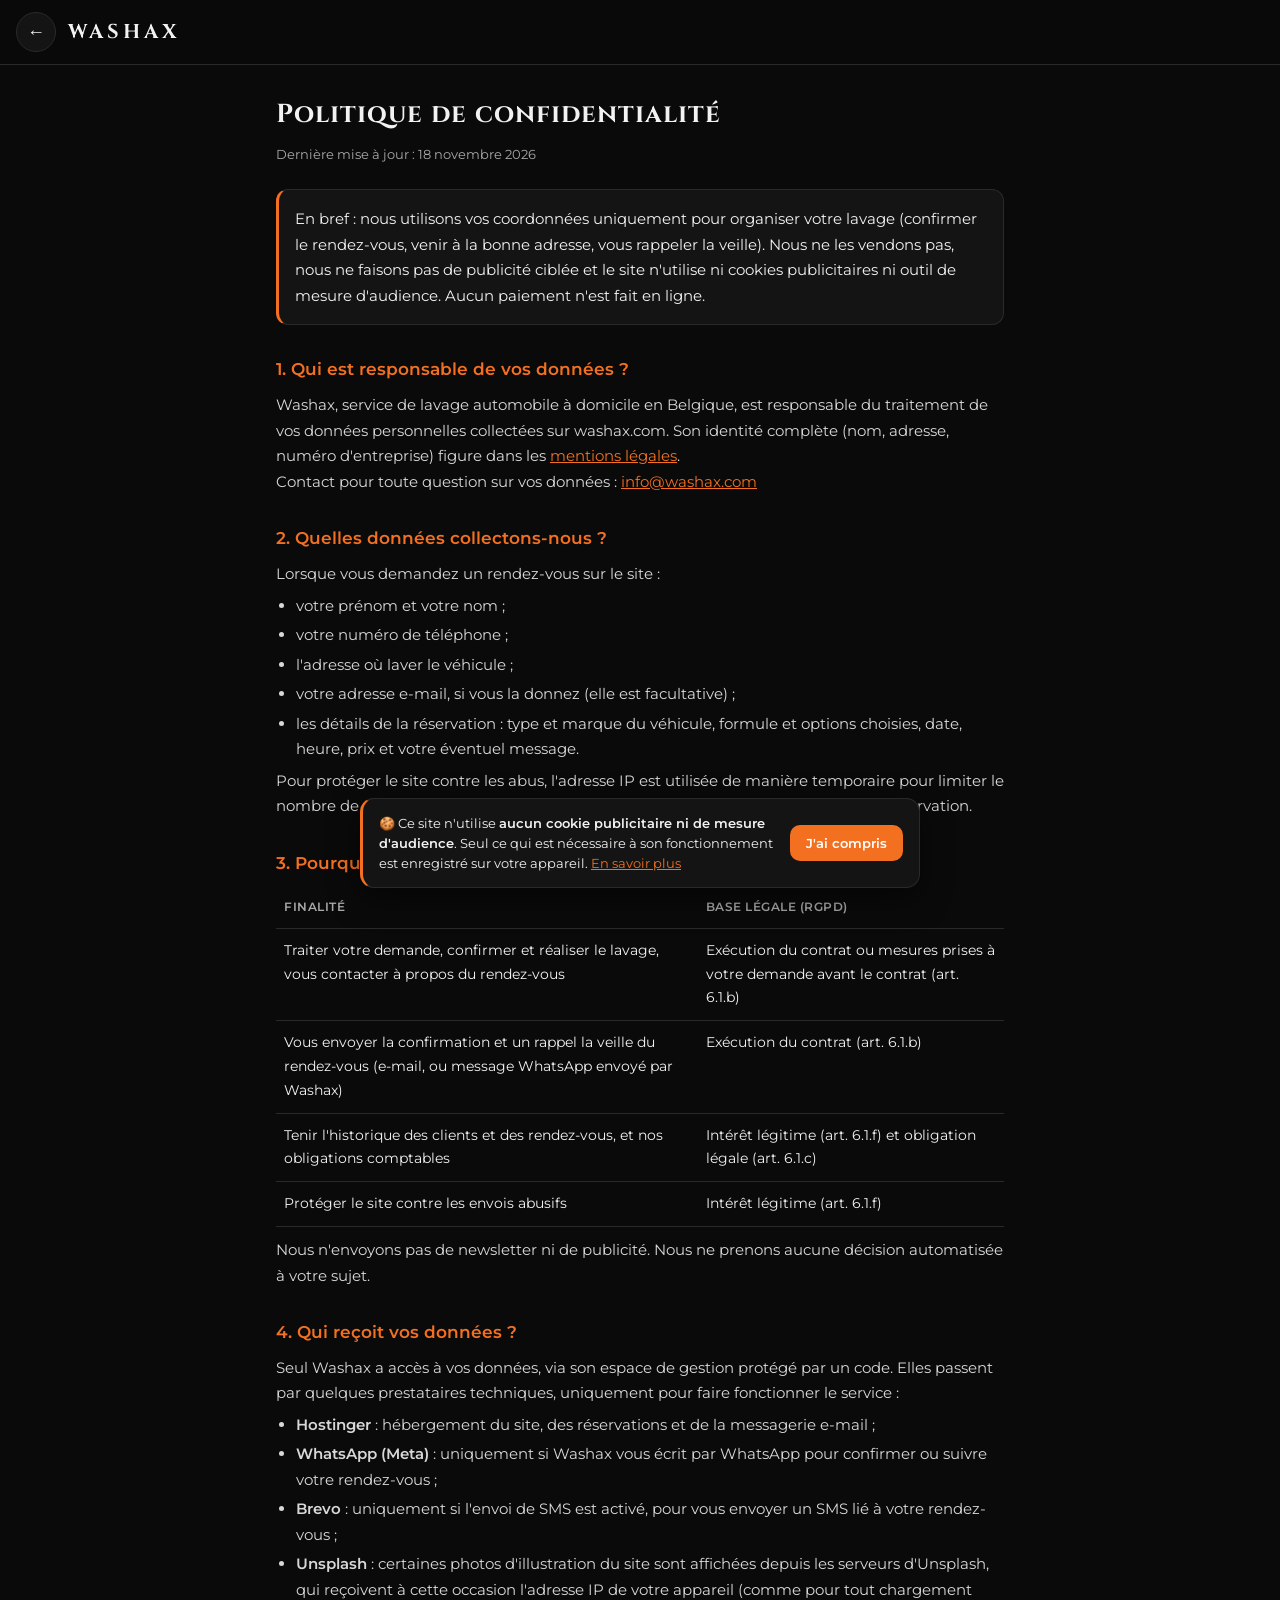
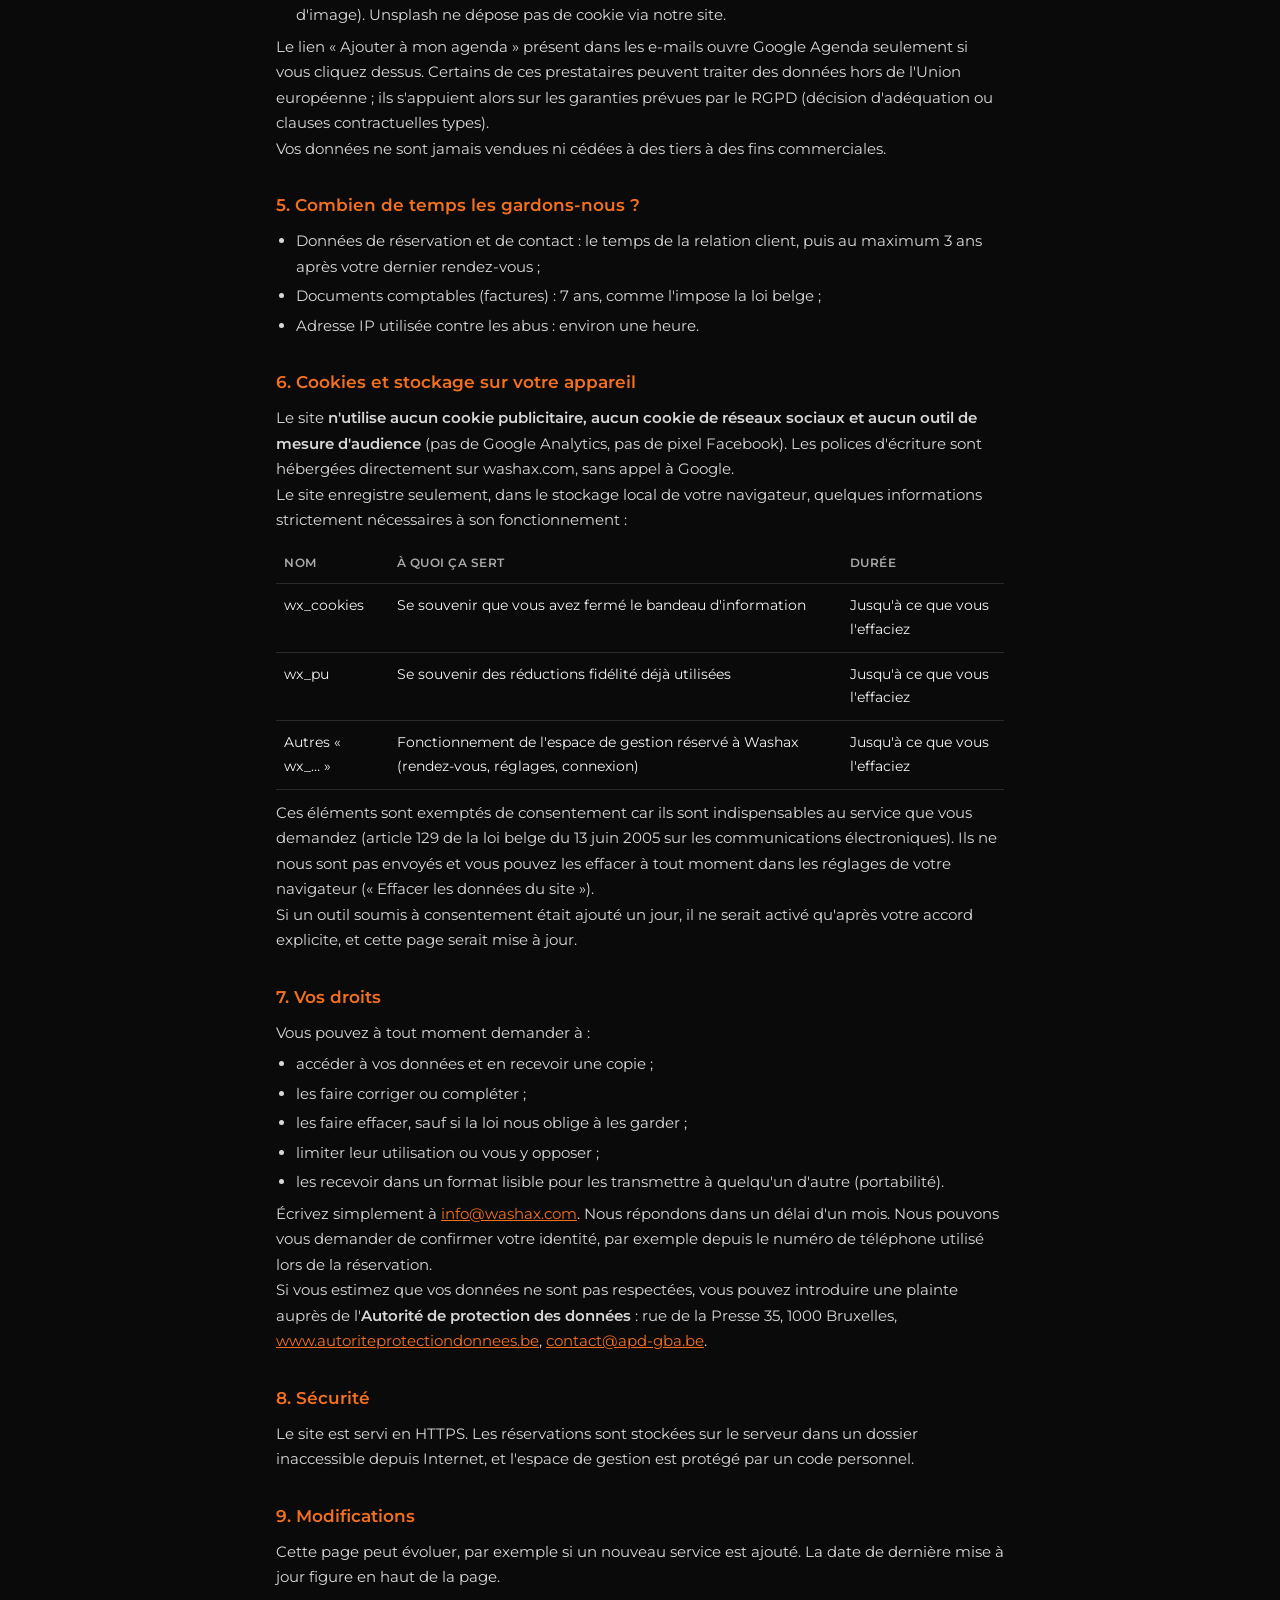
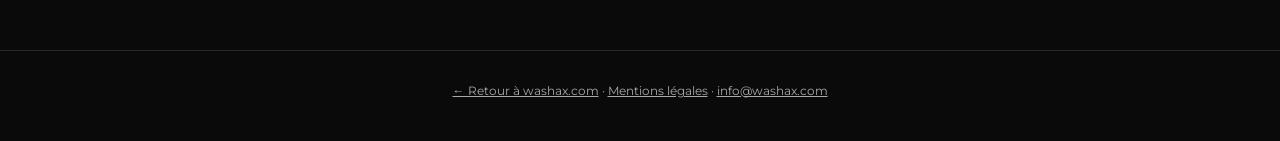
<file: confidentialite.html>
<!DOCTYPE html>
<html lang="fr">
<head>
<meta charset="UTF-8">
<meta name="viewport" content="width=device-width,initial-scale=1">
<script>if(/github\.io$/.test(location.hostname))location.replace('https://washax.com/confidentialite.html');</script>
<title>Washax · Politique de confidentialité</title>
<meta name="description" content="Comment Washax utilise et protège vos données personnelles.">
<meta name="robots" content="index,follow">
<link rel="canonical" href="https://washax.com/confidentialite.html">
<meta name="theme-color" content="#0a0a0a">
<link rel="icon" type="image/png" href="icone-48.png"><link rel="apple-touch-icon" href="icone-180.png">
<link href="polices/site.css" rel="stylesheet">
<style>
:root{--bg:#0a0a0a;--card:#141414;--txt:#f2f2f2;--sub:#a9a9a9;--or:#F37021;--line:#2a2a2a}
*{box-sizing:border-box;margin:0;padding:0}
body{background:var(--bg);color:var(--txt);font-family:Montserrat,sans-serif;line-height:1.7;font-size:15px}
.top{position:sticky;top:0;z-index:5;display:flex;align-items:center;gap:12px;padding:12px 16px;background:rgba(10,10,10,.85);backdrop-filter:blur(10px);border-bottom:1px solid var(--line)}
.top a{color:var(--txt);text-decoration:none}
.ret{width:40px;height:40px;border-radius:50%;border:1px solid var(--line);background:var(--card);display:grid;place-items:center;font-size:18px}
.logo{font-family:Cinzel;font-weight:700;letter-spacing:4px;font-size:20px}
main{max-width:760px;margin:0 auto;padding:28px 16px 60px}
h1{font-family:Cinzel;font-weight:700;font-size:26px;letter-spacing:1px;margin-bottom:6px}
.maj{color:var(--sub);font-size:13px;margin-bottom:24px}
.intro{background:var(--card);border:1px solid var(--line);border-left:3px solid var(--or);border-radius:12px;padding:16px;margin-bottom:28px}
h2{font-size:17px;font-weight:600;color:var(--or);margin:30px 0 8px}
p,li{color:#d8d8d8}
ul{padding-left:20px;margin:6px 0}
li{margin:4px 0}
a{color:var(--or)}
table{width:100%;border-collapse:collapse;margin:10px 0;font-size:14px}
th,td{text-align:left;vertical-align:top;padding:10px 8px;border-bottom:1px solid var(--line)}
th{color:var(--sub);font-weight:600;font-size:12px;text-transform:uppercase;letter-spacing:.5px}
@media(max-width:560px){table,thead,tbody,tr,th,td{display:block}thead{display:none}tr{border:1px solid var(--line);border-radius:10px;margin-bottom:10px;padding:6px 0}td{border:0;padding:4px 12px}td:first-child{font-weight:600;color:var(--txt)}}
footer{text-align:center;padding:30px 16px 40px;color:var(--sub);font-size:12px;border-top:1px solid var(--line)}
footer a{color:var(--sub)}
</style>
</head>
<body>
<div class="top"><a class="ret" href="/" aria-label="Retour au site">←</a><a class="logo" href="/">WASHAX</a></div>
<main>
<h1>Politique de confidentialité</h1>
<div class="maj">Dernière mise à jour : 18 novembre 2026</div>

<div class="intro">En bref : nous utilisons vos coordonnées uniquement pour organiser votre lavage (confirmer le rendez-vous, venir à la bonne adresse, vous rappeler la veille). Nous ne les vendons pas, nous ne faisons pas de publicité ciblée et le site n'utilise ni cookies publicitaires ni outil de mesure d'audience. Aucun paiement n'est fait en ligne.</div>

<h2>1. Qui est responsable de vos données ?</h2>
<p>Washax, service de lavage automobile à domicile en Belgique, est responsable du traitement de vos données personnelles collectées sur washax.com. Son identité complète (nom, adresse, numéro d'entreprise) figure dans les <a href="mentions-legales.html">mentions légales</a>.</p>
<p>Contact pour toute question sur vos données : <a href="mailto:info@washax.com">info@washax.com</a></p>

<h2>2. Quelles données collectons-nous ?</h2>
<p>Lorsque vous demandez un rendez-vous sur le site :</p>
<ul>
<li>votre prénom et votre nom ;</li>
<li>votre numéro de téléphone ;</li>
<li>l'adresse où laver le véhicule ;</li>
<li>votre adresse e-mail, si vous la donnez (elle est facultative) ;</li>
<li>les détails de la réservation : type et marque du véhicule, formule et options choisies, date, heure, prix et votre éventuel message.</li>
</ul>
<p>Pour protéger le site contre les abus, l'adresse IP est utilisée de manière temporaire pour limiter le nombre de demandes envoyées en une heure. Elle n'est pas conservée avec votre réservation.</p>

<h2>3. Pourquoi et sur quelle base ?</h2>
<table>
<thead><tr><th>Finalité</th><th>Base légale (RGPD)</th></tr></thead>
<tbody>
<tr><td>Traiter votre demande, confirmer et réaliser le lavage, vous contacter à propos du rendez-vous</td><td>Exécution du contrat ou mesures prises à votre demande avant le contrat (art. 6.1.b)</td></tr>
<tr><td>Vous envoyer la confirmation et un rappel la veille du rendez-vous (e-mail, ou message WhatsApp envoyé par Washax)</td><td>Exécution du contrat (art. 6.1.b)</td></tr>
<tr><td>Tenir l'historique des clients et des rendez-vous, et nos obligations comptables</td><td>Intérêt légitime (art. 6.1.f) et obligation légale (art. 6.1.c)</td></tr>
<tr><td>Protéger le site contre les envois abusifs</td><td>Intérêt légitime (art. 6.1.f)</td></tr>
</tbody>
</table>
<p>Nous n'envoyons pas de newsletter ni de publicité. Nous ne prenons aucune décision automatisée à votre sujet.</p>

<h2>4. Qui reçoit vos données ?</h2>
<p>Seul Washax a accès à vos données, via son espace de gestion protégé par un code. Elles passent par quelques prestataires techniques, uniquement pour faire fonctionner le service :</p>
<ul>
<li><strong>Hostinger</strong> : hébergement du site, des réservations et de la messagerie e-mail ;</li>
<li><strong>WhatsApp (Meta)</strong> : uniquement si Washax vous écrit par WhatsApp pour confirmer ou suivre votre rendez-vous ;</li>
<li><strong>Brevo</strong> : uniquement si l'envoi de SMS est activé, pour vous envoyer un SMS lié à votre rendez-vous ;</li>
<li><strong>Unsplash</strong> : certaines photos d'illustration du site sont affichées depuis les serveurs d'Unsplash, qui reçoivent à cette occasion l'adresse IP de votre appareil (comme pour tout chargement d'image). Unsplash ne dépose pas de cookie via notre site.</li>
</ul>
<p>Le lien « Ajouter à mon agenda » présent dans les e-mails ouvre Google Agenda seulement si vous cliquez dessus. Certains de ces prestataires peuvent traiter des données hors de l'Union européenne ; ils s'appuient alors sur les garanties prévues par le RGPD (décision d'adéquation ou clauses contractuelles types).</p>
<p>Vos données ne sont jamais vendues ni cédées à des tiers à des fins commerciales.</p>

<h2>5. Combien de temps les gardons-nous ?</h2>
<ul>
<li>Données de réservation et de contact : le temps de la relation client, puis au maximum 3 ans après votre dernier rendez-vous ;</li>
<li>Documents comptables (factures) : 7 ans, comme l'impose la loi belge ;</li>
<li>Adresse IP utilisée contre les abus : environ une heure.</li>
</ul>

<h2 id="cookies">6. Cookies et stockage sur votre appareil</h2>
<p>Le site <strong>n'utilise aucun cookie publicitaire, aucun cookie de réseaux sociaux et aucun outil de mesure d'audience</strong> (pas de Google Analytics, pas de pixel Facebook). Les polices d'écriture sont hébergées directement sur washax.com, sans appel à Google.</p>
<p>Le site enregistre seulement, dans le stockage local de votre navigateur, quelques informations strictement nécessaires à son fonctionnement :</p>
<table>
<thead><tr><th>Nom</th><th>À quoi ça sert</th><th>Durée</th></tr></thead>
<tbody>
<tr><td>wx_cookies</td><td>Se souvenir que vous avez fermé le bandeau d'information</td><td>Jusqu'à ce que vous l'effaciez</td></tr>
<tr><td>wx_pu</td><td>Se souvenir des réductions fidélité déjà utilisées</td><td>Jusqu'à ce que vous l'effaciez</td></tr>
<tr><td>Autres « wx_… »</td><td>Fonctionnement de l'espace de gestion réservé à Washax (rendez-vous, réglages, connexion)</td><td>Jusqu'à ce que vous l'effaciez</td></tr>
</tbody>
</table>
<p>Ces éléments sont exemptés de consentement car ils sont indispensables au service que vous demandez (article 129 de la loi belge du 13 juin 2005 sur les communications électroniques). Ils ne nous sont pas envoyés et vous pouvez les effacer à tout moment dans les réglages de votre navigateur (« Effacer les données du site »).</p>
<p>Si un outil soumis à consentement était ajouté un jour, il ne serait activé qu'après votre accord explicite, et cette page serait mise à jour.</p>

<h2>7. Vos droits</h2>
<p>Vous pouvez à tout moment demander à :</p>
<ul>
<li>accéder à vos données et en recevoir une copie ;</li>
<li>les faire corriger ou compléter ;</li>
<li>les faire effacer, sauf si la loi nous oblige à les garder ;</li>
<li>limiter leur utilisation ou vous y opposer ;</li>
<li>les recevoir dans un format lisible pour les transmettre à quelqu'un d'autre (portabilité).</li>
</ul>
<p>Écrivez simplement à <a href="mailto:info@washax.com">info@washax.com</a>. Nous répondons dans un délai d'un mois. Nous pouvons vous demander de confirmer votre identité, par exemple depuis le numéro de téléphone utilisé lors de la réservation.</p>
<p>Si vous estimez que vos données ne sont pas respectées, vous pouvez introduire une plainte auprès de l'<strong>Autorité de protection des données</strong> : rue de la Presse 35, 1000 Bruxelles, <a href="https://www.autoriteprotectiondonnees.be" rel="noopener">www.autoriteprotectiondonnees.be</a>, <a href="mailto:contact@apd-gba.be">contact@apd-gba.be</a>.</p>

<h2>8. Sécurité</h2>
<p>Le site est servi en HTTPS. Les réservations sont stockées sur le serveur dans un dossier inaccessible depuis Internet, et l'espace de gestion est protégé par un code personnel.</p>

<h2>9. Modifications</h2>
<p>Cette page peut évoluer, par exemple si un nouveau service est ajouté. La date de dernière mise à jour figure en haut de la page.</p>
</main>
<footer><a href="/">← Retour à washax.com</a> · <a href="mentions-legales.html">Mentions légales</a> · <a href="mailto:info@washax.com">info@washax.com</a></footer>
<script src="rgpd.js"></script>
</body>
</html>
</file>
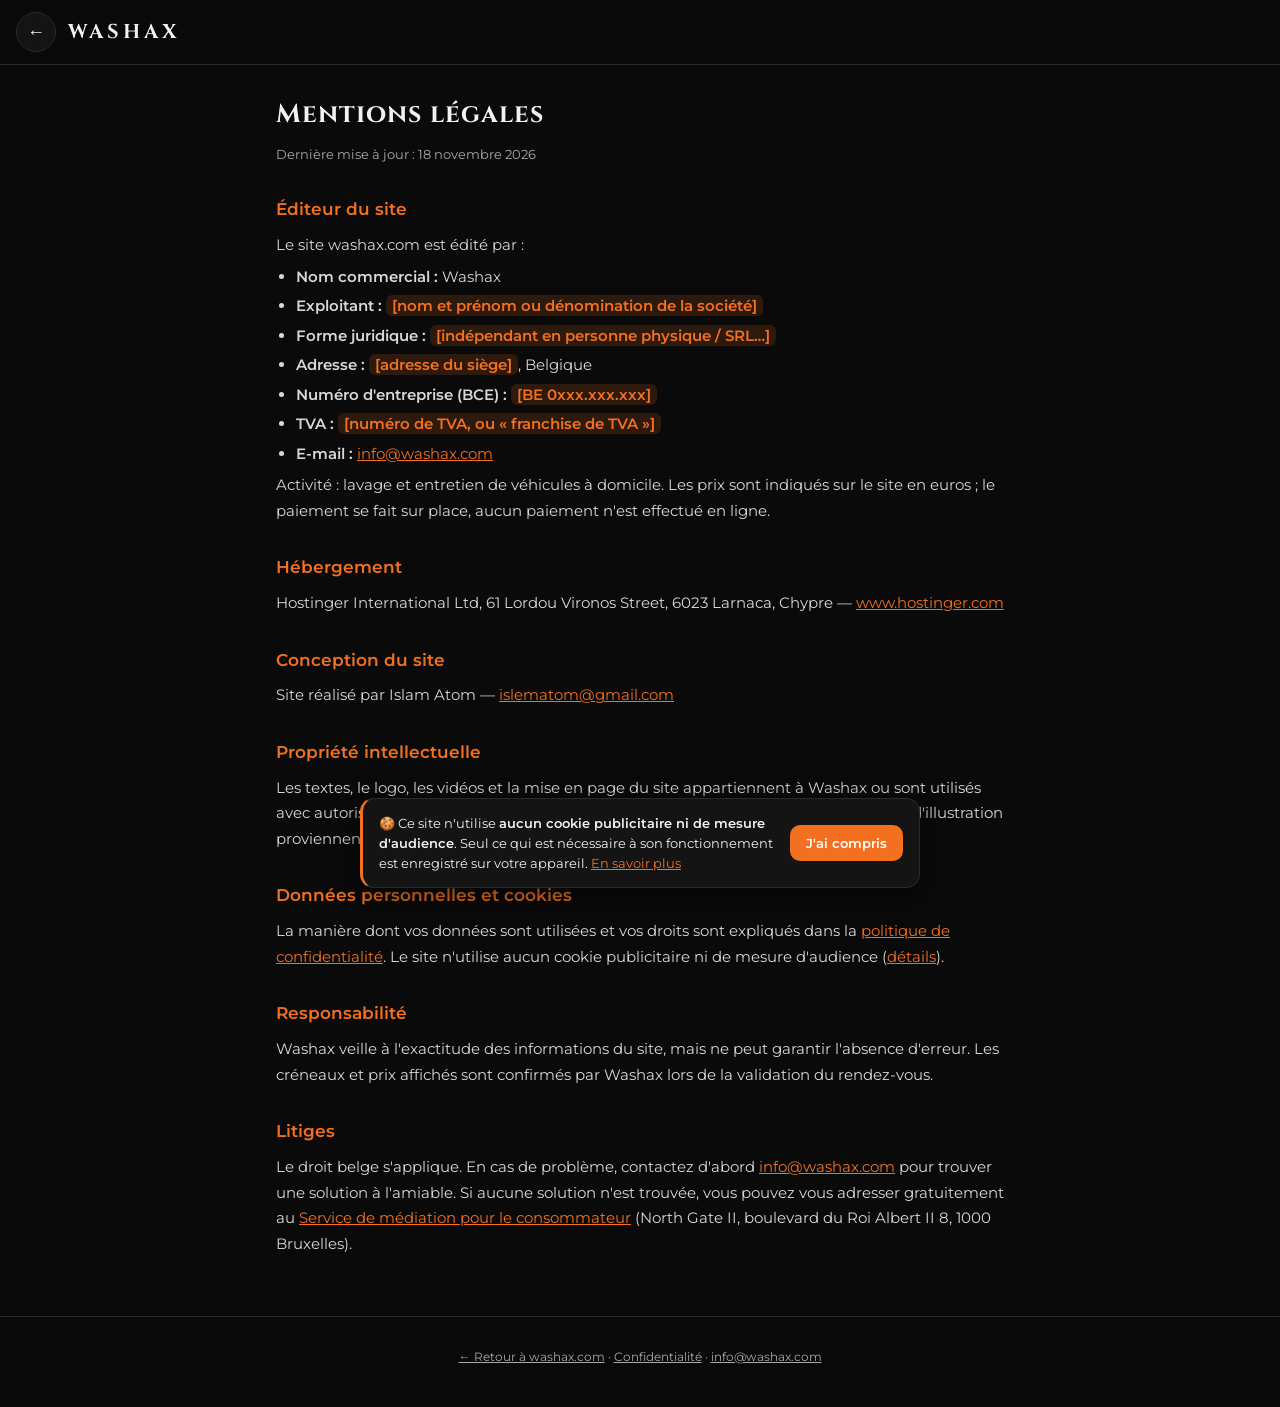
<file: mentions-legales.html>
<!DOCTYPE html>
<html lang="fr">
<head>
<meta charset="UTF-8">
<meta name="viewport" content="width=device-width,initial-scale=1">
<script>if(/github\.io$/.test(location.hostname))location.replace('https://washax.com/mentions-legales.html');</script>
<title>Washax · Mentions légales</title>
<meta name="description" content="Informations légales sur l'éditeur et l'hébergeur du site washax.com.">
<meta name="robots" content="index,follow">
<link rel="canonical" href="https://washax.com/mentions-legales.html">
<meta name="theme-color" content="#0a0a0a">
<link rel="icon" type="image/png" href="icone-48.png"><link rel="apple-touch-icon" href="icone-180.png">
<link href="polices/site.css" rel="stylesheet">
<style>
:root{--bg:#0a0a0a;--card:#141414;--txt:#f2f2f2;--sub:#a9a9a9;--or:#F37021;--line:#2a2a2a}
*{box-sizing:border-box;margin:0;padding:0}
body{background:var(--bg);color:var(--txt);font-family:Montserrat,sans-serif;line-height:1.7;font-size:15px}
.top{position:sticky;top:0;z-index:5;display:flex;align-items:center;gap:12px;padding:12px 16px;background:rgba(10,10,10,.85);backdrop-filter:blur(10px);border-bottom:1px solid var(--line)}
.top a{color:var(--txt);text-decoration:none}
.ret{width:40px;height:40px;border-radius:50%;border:1px solid var(--line);background:var(--card);display:grid;place-items:center;font-size:18px}
.logo{font-family:Cinzel;font-weight:700;letter-spacing:4px;font-size:20px}
main{max-width:760px;margin:0 auto;padding:28px 16px 60px}
h1{font-family:Cinzel;font-weight:700;font-size:26px;letter-spacing:1px;margin-bottom:6px}
.maj{color:var(--sub);font-size:13px;margin-bottom:24px}
.intro{background:var(--card);border:1px solid var(--line);border-left:3px solid var(--or);border-radius:12px;padding:16px;margin-bottom:28px}
h2{font-size:17px;font-weight:600;color:var(--or);margin:30px 0 8px}
p,li{color:#d8d8d8}
ul{padding-left:20px;margin:6px 0}
li{margin:4px 0}
a{color:var(--or)}
table{width:100%;border-collapse:collapse;margin:10px 0;font-size:14px}
th,td{text-align:left;vertical-align:top;padding:10px 8px;border-bottom:1px solid var(--line)}
th{color:var(--sub);font-weight:600;font-size:12px;text-transform:uppercase;letter-spacing:.5px}
@media(max-width:560px){table,thead,tbody,tr,th,td{display:block}thead{display:none}tr{border:1px solid var(--line);border-radius:10px;margin-bottom:10px;padding:6px 0}td{border:0;padding:4px 12px}td:first-child{font-weight:600;color:var(--txt)}}
footer{text-align:center;padding:30px 16px 40px;color:var(--sub);font-size:12px;border-top:1px solid var(--line)}
footer a{color:var(--sub)}
.ac{background:#2e1a0c;color:#F37021;border-radius:6px;padding:1px 6px;font-weight:600}
</style>
</head>
<body>
<div class="top"><a class="ret" href="/" aria-label="Retour au site">←</a><a class="logo" href="/">WASHAX</a></div>
<main>
<h1>Mentions légales</h1>
<div class="maj">Dernière mise à jour : 18 novembre 2026</div>

<h2>Éditeur du site</h2>
<p>Le site washax.com est édité par :</p>
<ul>
<li><strong>Nom commercial :</strong> Washax</li>
<li><strong>Exploitant :</strong> <span class="ac">[nom et prénom ou dénomination de la société]</span></li>
<li><strong>Forme juridique :</strong> <span class="ac">[indépendant en personne physique / SRL…]</span></li>
<li><strong>Adresse :</strong> <span class="ac">[adresse du siège]</span>, Belgique</li>
<li><strong>Numéro d'entreprise (BCE) :</strong> <span class="ac">[BE 0xxx.xxx.xxx]</span></li>
<li><strong>TVA :</strong> <span class="ac">[numéro de TVA, ou « franchise de TVA »]</span></li>
<li><strong>E-mail :</strong> <a href="mailto:info@washax.com">info@washax.com</a></li>
</ul>
<p>Activité : lavage et entretien de véhicules à domicile. Les prix sont indiqués sur le site en euros ; le paiement se fait sur place, aucun paiement n'est effectué en ligne.</p>

<h2>Hébergement</h2>
<p>Hostinger International Ltd, 61 Lordou Vironos Street, 6023 Larnaca, Chypre — <a href="https://www.hostinger.com" rel="noopener">www.hostinger.com</a></p>

<h2>Conception du site</h2>
<p>Site réalisé par Islam Atom — <a href="mailto:islematom@gmail.com">islematom@gmail.com</a></p>

<h2>Propriété intellectuelle</h2>
<p>Les textes, le logo, les vidéos et la mise en page du site appartiennent à Washax ou sont utilisés avec autorisation. Toute reproduction sans accord écrit est interdite. Certaines photos d'illustration proviennent d'Unsplash et sont utilisées selon la licence Unsplash.</p>

<h2>Données personnelles et cookies</h2>
<p>La manière dont vos données sont utilisées et vos droits sont expliqués dans la <a href="confidentialite.html">politique de confidentialité</a>. Le site n'utilise aucun cookie publicitaire ni de mesure d'audience (<a href="confidentialite.html#cookies">détails</a>).</p>

<h2>Responsabilité</h2>
<p>Washax veille à l'exactitude des informations du site, mais ne peut garantir l'absence d'erreur. Les créneaux et prix affichés sont confirmés par Washax lors de la validation du rendez-vous.</p>

<h2>Litiges</h2>
<p>Le droit belge s'applique. En cas de problème, contactez d'abord <a href="mailto:info@washax.com">info@washax.com</a> pour trouver une solution à l'amiable. Si aucune solution n'est trouvée, vous pouvez vous adresser gratuitement au <a href="https://mediationconsommateur.be" rel="noopener">Service de médiation pour le consommateur</a> (North Gate II, boulevard du Roi Albert II 8, 1000 Bruxelles).</p>
</main>
<footer><a href="/">← Retour à washax.com</a> · <a href="confidentialite.html">Confidentialité</a> · <a href="mailto:info@washax.com">info@washax.com</a></footer>
<script src="rgpd.js"></script>
</body>
</html>
</file>
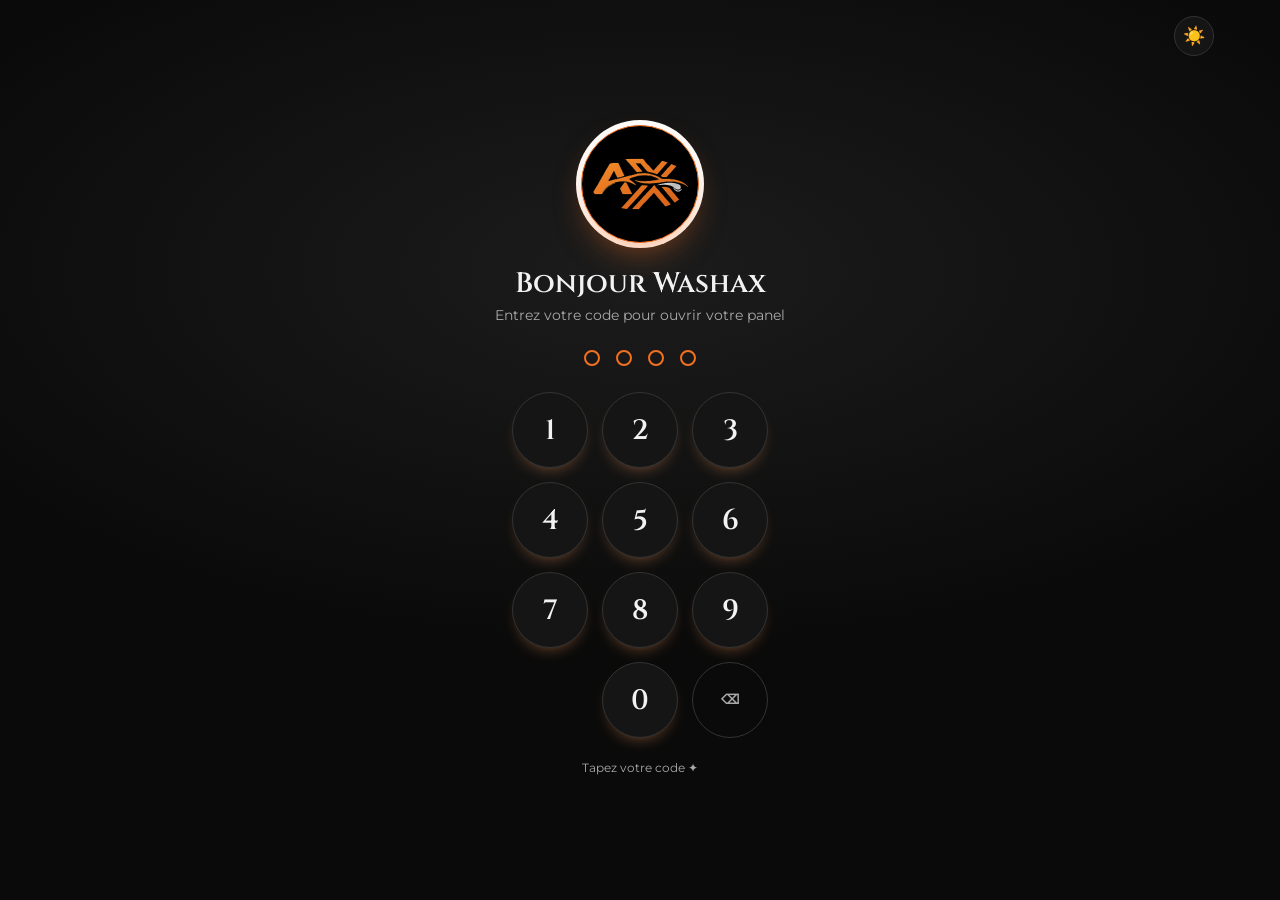
<file: panel.html>
<!doctype html>
<html lang="fr">
<head>
<meta charset="utf-8">
<meta name="viewport" content="width=device-width, initial-scale=1, viewport-fit=cover">
<script>if(/github\.io$/.test(location.hostname))location.replace('https://washax.com/'+location.pathname.replace(/^\/washax\/?/,'')+location.search+location.hash);</script>
<link rel="icon" type="image/png" href="[data-uri]"><title>Washax · Panel Washax</title>
<link href="polices/panel.css" rel="stylesheet">
<style>
:root{color-scheme:dark;--pearl:#0a0a0a;--blush:#232323;--blush2:#333;--rose:#F37021;--rose-d:#ff9a5a;--gold:#c0c0c0;--ink:#f2f2f2;--ink2:#a9a9a9;--card:#151515;
  --ok:#2ecc71;--okbg:#0f2a1b;--warn:#F37021;--warnbg:#2e1a0c;--bad:#e74c3c;--badbg:#341411}
body.jour{color-scheme:light;--pearl:#f5f2ee;--blush:#ece6df;--blush2:#ddd3c9;--rose:#F37021;--rose-d:#c9520f;--gold:#8d8d8d;--ink:#151515;--ink2:#555;--card:#fff;--ok:#1f8a4c;--okbg:#e3f4ea;--warn:#c9520f;--warnbg:#fdeee2;--bad:#c0392b;--badbg:#fbe4e1}
*{box-sizing:border-box;margin:0;padding:0}
body{background:var(--pearl);color:var(--ink);font-family:'Jost',sans-serif;font-weight:400;-webkit-font-smoothing:antialiased;overflow-x:hidden}
button{font-family:inherit;cursor:pointer}
.script{font-family:'Great Vibes',cursive;font-weight:400}
.serif{font-family:'Cormorant Garamond',serif}
#fleurs{position:fixed;inset:0;width:100%;height:100%;pointer-events:none;z-index:1}

/* ===== CONNEXION ===== */
#login{position:fixed;inset:0;z-index:200;display:flex;flex-direction:column;align-items:center;justify-content:center;padding:24px;
  background:radial-gradient(90% 60% at 50% 30%,#1c1c1c,#0a0a0a 70%);transition:opacity .7s,visibility 0s .7s}
#login.out{opacity:0;visibility:hidden}
.logo-rond{width:118px;height:118px;border-radius:50%;background:radial-gradient(circle at 35% 30%,#ff9a5a,var(--rose) 55%,var(--rose-d));display:grid;place-items:center;color:#fff;
  font-family:'Great Vibes';font-size:36px;line-height:.82;text-align:center;box-shadow:0 14px 34px -10px rgba(243,112,33,.6),0 0 0 5px #fff;position:relative;overflow:hidden}
.logo-rond::after{content:"";position:absolute;inset:0;background:linear-gradient(115deg,transparent 35%,rgba(255,255,255,.6) 50%,transparent 65%);background-size:250% 100%;animation:sweep 3.5s ease-in-out infinite}
@keyframes sweep{from{background-position:120% 0}to{background-position:-120% 0}}
#login h1{font-family:'Cormorant Garamond';font-weight:600;font-size:28px;margin:22px 0 4px;position:relative;z-index:2}
#login p{color:var(--ink2);font-size:14px;position:relative;z-index:2}
.dots{display:flex;gap:16px;margin:26px 0;position:relative;z-index:2}
.dots i{width:16px;height:16px;border-radius:50%;border:2px solid var(--rose);transition:.2s}
.dots i.on{background:var(--rose);transform:scale(1.15)}
.dots.shake{animation:shake .45s}
@keyframes shake{20%,60%{transform:translateX(-10px)}40%,80%{transform:translateX(10px)}}
.pad{display:grid;grid-template-columns:repeat(3,76px);gap:14px;position:relative;z-index:2}
.pad button{height:76px;border-radius:50%;border:1px solid var(--blush2);background:var(--card);font-size:28px;font-family:'Cormorant Garamond';font-weight:600;color:var(--ink);box-shadow:0 8px 20px -14px var(--rose-d);transition:.15s}
.pad button:active{transform:scale(.92);background:var(--blush2)}
.pad .ghost{background:transparent;box-shadow:none;font-family:'Jost';font-size:13px;color:var(--ink2)}
.hint{margin-top:22px;font-size:12px;color:var(--ink2);position:relative;z-index:2}

/* ===== STRUCTURE ===== */
#app{position:relative;z-index:2;max-width:620px;margin:0 auto;padding:0 16px 110px}
header.top{position:sticky;top:0;z-index:30;display:flex;align-items:center;gap:12px;padding:14px 0 12px;background:linear-gradient(var(--pearl) 75%,rgba(10,10,10,0))}
.avatar{width:52px;height:52px;border-radius:50%;flex:none;overflow:hidden;border:2.5px solid var(--rose);box-shadow:0 6px 16px -8px var(--rose-d);background:var(--blush2);position:relative;cursor:pointer}
.avatar img,.avatar svg{width:100%;height:100%;object-fit:cover;display:block}
.top .hello{flex:1;min-width:0}
.top .hello small{display:block;font-size:12px;color:var(--ink2);text-transform:capitalize}
.top .hello b{font-family:'Cormorant Garamond';font-size:24px;font-weight:700}
.top .mini-logo{width:44px;height:44px;border-radius:50%;background:var(--rose);color:#fff;display:grid;place-items:center;font-family:'Great Vibes';font-size:15px;line-height:.8;text-align:center;flex:none}
h2.titre{font-family:'Cormorant Garamond';font-weight:700;font-size:30px;margin:8px 0 14px}
h2.titre em{font-family:'Great Vibes';font-style:normal;font-weight:400;color:var(--rose);font-size:1.2em}
.sous{font-size:12px;letter-spacing:.18em;text-transform:uppercase;color:var(--ink2);font-weight:500;margin:22px 0 10px}

nav.tabs{position:fixed;left:0;right:0;bottom:0;z-index:40;display:flex;justify-content:center;padding:8px 8px calc(8px + env(safe-area-inset-bottom));background:rgba(10,10,10,.94);backdrop-filter:blur(12px);border-top:1px solid var(--blush)}
nav.tabs .in{display:flex;width:100%;max-width:620px}
nav.tabs button{flex:1;min-width:0;border:0;background:none;display:flex;flex-direction:column;align-items:center;gap:3px;font-size:9.5px;color:var(--ink2);padding:6px 0;position:relative;font-weight:500}
nav.tabs svg{width:24px;height:24px}
nav.tabs button.on{color:var(--rose-d)}
nav.tabs button.on::before{content:"";position:absolute;top:-9px;width:28px;height:3px;border-radius:9px;background:var(--rose)}
.badge{position:absolute;top:0;left:calc(50% + 6px);min-width:18px;height:18px;border-radius:9px;background:var(--bad);color:#fff;font-size:11px;display:grid;place-items:center;padding:0 5px;font-weight:600}

/* cartes */
.stats{display:grid;grid-template-columns:repeat(3,1fr);gap:10px}
.stat{background:var(--card);border:1px solid var(--blush);border-radius:18px;padding:14px 10px;text-align:center}
.stat b{display:block;font-family:'Cormorant Garamond';font-size:34px;font-weight:700;line-height:1;color:var(--rose-d)}
.stat span{font-size:12px;color:var(--ink2)}
.card{background:var(--card);border:1px solid var(--blush);border-radius:20px;padding:16px;margin-bottom:12px;box-shadow:0 14px 30px -26px var(--rose-d);animation:pop .45s ease both}
@keyframes pop{from{opacity:0;transform:translateY(12px)}to{opacity:1;transform:none}}
.rdv-h{display:flex;align-items:flex-start;gap:12px}
.heure{flex:none;width:62px;text-align:center;background:var(--blush);border-radius:14px;padding:8px 0}
.heure b{display:block;font-family:'Cormorant Garamond';font-size:22px;font-weight:700;line-height:1}
.heure small{font-size:10px;color:var(--ink2);text-transform:uppercase;letter-spacing:.05em}
.rdv-i{flex:1;min-width:0}
.rdv-i .nom{font-weight:600;font-size:17px;display:flex;align-items:center;gap:6px;flex-wrap:wrap}
.rdv-i .type{font-size:14px;color:var(--ink2);margin-top:2px}
.rdv-i .meta{font-size:13px;color:var(--ink2);margin-top:6px;line-height:1.5}
.msg{background:var(--blush);border-radius:12px;padding:10px 12px;font-size:14px;font-style:italic;color:var(--ink2);margin-top:10px}
.tag{display:inline-flex;align-items:center;gap:4px;font-size:11px;font-weight:600;padding:3px 9px;border-radius:99px;letter-spacing:.02em}
.t-new{background:#EEF0FB;color:#4B57A6}.t-bon{background:var(--okbg);color:var(--ok)}.t-bad{background:var(--badbg);color:var(--bad)}
.t-att{background:var(--warnbg);color:var(--warn)}.t-conf{background:var(--okbg);color:var(--ok)}.t-ann{background:var(--blush);color:var(--ink2)}.t-venue{background:#E8EEF7;color:#41618F}.t-abs{background:var(--badbg);color:var(--bad)}.t-man{background:#221a2e;color:#b79be0}
.alert-bad{background:var(--badbg);color:var(--bad);border-radius:12px;padding:10px 12px;font-size:13px;margin-top:10px;font-weight:500}
.acts{display:flex;gap:8px;margin-top:14px;flex-wrap:wrap}
.b{border:0;border-radius:14px;padding:12px 14px;font-size:14px;font-weight:600;display:inline-flex;align-items:center;justify-content:center;gap:6px;flex:1;min-width:0;transition:.15s}
.b:active{transform:scale(.97)}
.b-ok{background:linear-gradient(135deg,#6BAA87,var(--ok));color:#fff;box-shadow:0 8px 18px -10px var(--ok)}
.b-rose{background:linear-gradient(135deg,#ff9a5a,var(--rose) 50%,var(--rose-d));color:#fff;box-shadow:0 8px 18px -10px var(--rose-d)}
.b-soft{background:var(--blush);color:var(--rose-d)}
.b-bad{background:var(--badbg);color:var(--bad)}
.b-line{background:var(--card);color:var(--ink);border:1.5px solid var(--blush2)}
.b-sm{padding:8px 12px;font-size:13px;flex:none;border-radius:12px}
.vide{text-align:center;padding:40px 20px;color:var(--ink2)}
.vide .script{font-size:44px;color:var(--rose);display:block}

/* agenda */
.cal{background:var(--card);border:1px solid var(--blush);border-radius:22px;padding:14px 12px}
.cal-h{display:flex;align-items:center;justify-content:space-between;margin-bottom:8px}
.cal-h b{font-family:'Cormorant Garamond';font-size:24px;font-weight:700;text-transform:capitalize}
.cal-nav{width:40px;height:40px;border-radius:50%;border:1px solid var(--blush2);background:var(--pearl);color:var(--rose-d);font-size:22px}
.cal-w,.cal-g{display:grid;grid-template-columns:repeat(7,1fr);gap:4px;text-align:center}
.cal-w span{font-size:12px;font-weight:600;color:var(--ink2);padding:4px 0}
.cd{aspect-ratio:1;border-radius:14px;border:0;background:transparent;font-size:15px;color:var(--ink);position:relative;display:flex;flex-direction:column;align-items:center;justify-content:center;gap:2px;font-weight:500}
.cd.off{color:#555;background:repeating-linear-gradient(135deg,transparent 0 5px,#1d1d1d 5px 7px)}
.cd.ferme{color:var(--bad);background:var(--badbg)}
.cd.today{box-shadow:inset 0 0 0 2px var(--gold)}
.cd.sel{background:linear-gradient(135deg,#ff9a5a,var(--rose-d));color:#fff}
.cd .pts{display:flex;gap:2px;height:6px}
.cd .pts i{width:5px;height:5px;border-radius:50%;background:var(--ok)}
.cd .pts i.a{background:var(--warn)}
.cd.sel .pts i{background:var(--card)}
.leg{display:flex;justify-content:center;gap:12px;margin-top:10px;font-size:11px;color:var(--ink2);flex-wrap:wrap}
.leg span{display:flex;align-items:center;gap:5px}.leg i{width:8px;height:8px;border-radius:50%;display:inline-block}

/* clients */
.search{width:100%;padding:14px 16px;border-radius:16px;border:1.5px solid var(--blush2);background:var(--card);font-size:16px;font-family:inherit;outline:none;margin-bottom:10px}
.search:focus{border-color:var(--rose)}
.filtres{display:flex;gap:8px;margin-bottom:14px;overflow-x:auto}
.filtres button{border:1.5px solid var(--blush2);background:var(--card);border-radius:99px;padding:8px 14px;font-size:13px;font-weight:500;color:var(--ink2);white-space:nowrap}
.filtres button.on{background:var(--rose);border-color:var(--rose);color:#fff}
.cli{display:flex;align-items:center;gap:12px;cursor:pointer}
.ini{width:46px;height:46px;border-radius:50%;flex:none;display:grid;place-items:center;font-family:'Cormorant Garamond';font-weight:700;font-size:20px;color:#fff;background:linear-gradient(135deg,#ff9a5a,var(--rose))}
.ini.bad{background:linear-gradient(135deg,#F37021,var(--bad))}
.ini.bon{background:linear-gradient(135deg,#8cc2a3,var(--ok))}
.cli .i{flex:1;min-width:0}.cli .i b{display:block;font-size:16px}.cli .i small{color:var(--ink2);font-size:13px}
.chev{color:var(--rose);font-size:22px}

/* feuille / modal */
.ov{position:fixed;inset:0;z-index:100;background:rgba(0,0,0,.6);backdrop-filter:blur(5px);display:flex;align-items:flex-end;justify-content:center;opacity:0;visibility:hidden;transition:.35s}
.ov.open{opacity:1;visibility:visible}
.sheet{background:var(--pearl);width:100%;max-width:560px;max-height:92svh;overflow:auto;border-radius:26px 26px 0 0;padding:18px 18px 26px;transform:translateY(100%);transition:.45s cubic-bezier(.2,.8,.2,1)}
.ov.open .sheet{transform:none}
@media(min-width:700px){.ov{align-items:center}.sheet{border-radius:26px}}
.grab{width:44px;height:4px;border-radius:9px;background:var(--blush2);margin:0 auto 12px}
.sheet h3{font-family:'Cormorant Garamond';font-size:26px;font-weight:700;margin-bottom:12px}
.lbl{font-size:12px;letter-spacing:.14em;text-transform:uppercase;color:var(--ink2);font-weight:600;margin:14px 0 6px}
.inp,select.inp,textarea.inp{width:100%;padding:13px 14px;border-radius:14px;border:1.5px solid var(--blush2);background:var(--card);font-size:16px;font-family:inherit;color:var(--ink);outline:none}
.inp:focus{border-color:var(--rose)}
.row2{display:grid;grid-template-columns:1fr 1fr;gap:10px}
.chips{display:flex;gap:8px;flex-wrap:wrap}
.chip{border:1.5px solid var(--blush2);background:var(--card);border-radius:12px;padding:9px 12px;font-size:14px;font-weight:500;color:var(--ink)}
.chip.on{background:var(--rose);border-color:var(--rose);color:#fff}
.switch{display:flex;align-items:center;justify-content:space-between;gap:12px;background:var(--card);border:1px solid var(--blush);border-radius:14px;padding:12px 14px;margin-top:10px;font-size:14px}
.tg{width:48px;height:28px;border-radius:99px;background:#ddd;position:relative;flex:none;border:0;transition:.25s}
.tg::after{content:"";position:absolute;top:3px;left:3px;width:22px;height:22px;border-radius:50%;background:var(--card);transition:.25s;box-shadow:0 2px 4px rgba(0,0,0,.15)}
.tg.on{background:var(--ok)}.tg.on::after{left:23px}

/* aperçu messages */
.phone{background:var(--card);border-radius:22px;border:1px solid var(--blush);padding:14px;margin-top:6px}
.phone .who{font-size:12px;color:var(--ink2);text-align:center;margin-bottom:8px}
.bulle{background:#E9E9EB;color:#111;border-radius:18px 18px 18px 4px;padding:10px 13px;font-size:14.5px;line-height:1.45;max-width:92%;white-space:pre-line}
.mail{background:var(--card);border:1px solid var(--blush);border-radius:18px;overflow:hidden;margin-top:12px}
.mail .mh{background:linear-gradient(135deg,#ff9a5a,var(--rose-d));color:#fff;padding:16px;text-align:center}
.mail .mh .script{font-size:34px;line-height:1}
.mail .mb{padding:14px 16px;font-size:14px;line-height:1.6;white-space:pre-line}
.mail .mt{font-size:12px;color:var(--ink2);padding:8px 16px;border-top:1px solid var(--blush)}
.envoye{display:flex;align-items:center;justify-content:center;gap:8px;margin-top:14px;color:var(--ok);font-weight:600;opacity:0}
.envoye.on{animation:pop .5s forwards}
.demo-note{font-size:11px;color:var(--ink2);text-align:center;margin-top:8px;letter-spacing:.05em}

.fete{display:flex;align-items:center;gap:12px}
.feuille{flex:none;width:56px;border-radius:12px;overflow:hidden;text-align:center;background:var(--card);border:1px solid var(--blush2);box-shadow:0 6px 14px -10px var(--rose-d)}
.feuille small{display:block;background:var(--rose);color:#fff;font-size:10px;font-weight:600;letter-spacing:.08em;padding:3px 0;text-transform:uppercase}
.feuille b{display:block;font-family:'Cormorant Garamond';font-size:24px;font-weight:700;line-height:1.3}
.fete .i{flex:1;min-width:0}.fete .i b{font-size:16px;display:block}.fete .i small{font-size:12.5px;color:var(--ink2)}
.cdmini{font-size:12.5px;font-weight:600;color:var(--rose-d);margin-top:2px}
.hero-cd{background:linear-gradient(135deg,#ff9a5a,var(--rose) 50%,var(--rose-d));color:#fff;border-radius:24px;padding:20px 18px;text-align:center;position:relative;overflow:hidden;box-shadow:0 18px 34px -20px var(--rose-d)}
.hero-cd .k{font-size:11px;letter-spacing:.2em;text-transform:uppercase;opacity:.9}
.hero-cd h3{font-family:'Cormorant Garamond';font-size:30px;font-weight:700;margin:4px 0 12px}
.cd-row{display:flex;justify-content:center;gap:8px}
.cd-row div{background:rgba(255,255,255,.18);border-radius:14px;min-width:62px;padding:8px 4px}
.cd-row b{display:block;font-family:'Cormorant Garamond';font-size:32px;font-weight:700;line-height:1}
.cd-row small{font-size:10px;letter-spacing:.1em;text-transform:uppercase;opacity:.9}
.hero-cd .bulle{background:rgba(0,0,0,.55);color:#fff;margin:14px auto 0;text-align:left;font-size:14px}
.hero-cd .who2{font-size:12px;margin-top:10px;opacity:.95}
.pick{max-height:240px;overflow:auto;border:1px solid var(--blush);border-radius:14px;background:var(--card);margin-top:8px}
.pick label{display:flex;align-items:center;gap:10px;padding:10px 12px;border-bottom:1px solid var(--blush);font-size:14px}
.pick input{width:20px;height:20px;accent-color:var(--rose)}
.hist{display:flex;justify-content:space-between;gap:10px;padding:10px 0;border-bottom:1px solid var(--blush);font-size:13.5px}
.hist:last-child{border:0}
#toast{position:fixed;left:50%;bottom:96px;transform:translate(-50%,30px);background:#1c1c1c;border:1px solid var(--rose);color:#fff;padding:12px 18px;border-radius:14px;font-size:14px;z-index:300;opacity:0;transition:.35s;pointer-events:none;max-width:90vw;text-align:center}
#toast.on{opacity:1;transform:translate(-50%,0)}
#coeurs{position:fixed;inset:0;pointer-events:none;z-index:250}
.fab{position:fixed;right:18px;bottom:92px;z-index:35;width:60px;height:60px;border-radius:50%;border:0;color:#fff;font-size:30px;background:linear-gradient(135deg,#ff9a5a,var(--rose) 50%,var(--rose-d));box-shadow:0 12px 26px -8px var(--rose-d)}
@media(min-width:660px){.fab{right:calc(50% - 300px)}}
.set-row{display:flex;align-items:center;gap:10px;padding:10px 0;border-bottom:1px solid var(--blush)}
.set-row:last-child{border:0}
.set-row .j{width:74px;flex:none;font-weight:600;text-transform:capitalize;font-size:14px}
.set-row input[type=time]{padding:6px 4px;border-radius:10px;border:1.5px solid var(--blush2);font-family:inherit;font-size:13px;width:0;flex:1;min-width:0}
.set-row{gap:6px}.set-row .tg{flex:none}
.logo-img{width:100%;height:100%;object-fit:cover;border-radius:50%;display:block}
.logo-rond,.mini-logo{padding:0;overflow:hidden}

/* couleur ambre */

.b-rose,.fab,#fab{background:linear-gradient(135deg,#ff9a5a,#F37021 50%,#c9520f)!important}
.chip.on,.filtres button.on{background:#F37021!important;border-color:#F37021!important}

.script{font-family:'Cinzel',serif!important;font-weight:600;letter-spacing:.04em}
#modeJN{position:fixed;top:16px;right:66px;z-index:250;width:40px;height:40px;border-radius:50%;border:1px solid var(--blush2);background:var(--card);color:var(--ink);font-size:18px;cursor:pointer}

.hpills{display:flex;gap:6px;align-items:center;margin-left:auto;margin-right:6px}
.hp{height:34px;min-width:34px;padding:0 10px;border-radius:17px;border:1px solid var(--blush2);background:var(--card);color:var(--ink);display:flex;align-items:center;justify-content:center;gap:4px;font-size:13px;text-decoration:none;cursor:pointer}
.hp b{color:var(--rose);font-weight:700}.hp.bas b{color:var(--bad)}.hp.wa{color:#25D366;border-color:#25D366}
body:has(#login.out) #modeJN{display:none}
.top .hello{min-width:0}.top .hello small{display:block;white-space:nowrap;overflow:hidden;text-overflow:ellipsis;font-size:11px}.top .hello b{white-space:nowrap;overflow:hidden;text-overflow:ellipsis}
/* ===== style Washax (homme) ===== */
.logo-rond,.top .mini-logo{background:#000!important;border:1.5px solid var(--rose)}
.logo-img{object-fit:contain!important;width:84%!important;height:auto!important}
.avatar{background:#000!important}.avatar img{object-fit:contain!important}
.top .hello b{font-size:17px!important}
.top .mini-logo{display:none!important}

#fleurs,#coeurs{display:none!important}
body,button,input,select,textarea{font-family:'Montserrat',sans-serif!important}
.serif,h1,h2,h3,.titre,.pad button,.heure b,.ini,.stat b,.cd-row b,.hero-cd b{font-family:'Cinzel',serif!important;font-style:normal!important}
.titre em,h1 em,h2 em,h3 em{font-style:normal!important;color:var(--rose)!important;font-family:'Cinzel',serif!important}
.titre{letter-spacing:.02em}
.card,.stat,.b,.inp,.chip,.filtres button,.cal{border-radius:12px!important}
.logo-rond::after{display:none}
</style>
</head>
<body>
<button id="modeJN" onclick="document.body.classList.toggle('jour');this.textContent=document.body.classList.contains('jour')?'🌙':'☀️'">☀️</button>
<canvas id="fleurs"></canvas>
<canvas id="coeurs"></canvas>

<!-- ===== CONNEXION ===== -->
<div id="login">
  <div class="logo-rond"><img src="[data-uri]" alt="Washax" class="logo-img"></div>
  <h1>Bonjour Washax</h1>
  <p>Entrez votre code pour ouvrir votre panel</p>
  <div class="dots" id="dots"><i></i><i></i><i></i><i></i></div>
  <div class="pad" id="pad"></div>
  <div class="hint">Code de l'aperçu : 0000</div>
</div>

<!-- ===== APP ===== -->
<div id="app">
  <header class="top">
    <div class="avatar" id="avTop" title="Changer la photo"></div>
    <div class="hello"><small id="today"></small><b id="hello">Bonjour</b></div>
    <div class="hpills"><button class="hp" id="hpSms" onclick="go('sms')" title="Crédits SMS">📱 <b id="hcred">100</b></button><a class="hp wa" href="https://wa.me/" target="_blank" title="Ouvrir WhatsApp"><svg viewBox="0 0 24 24" width="18" height="18" fill="currentColor"><path d="M12 2a10 10 0 0 0-8.6 15.1L2 22l5-1.3A10 10 0 1 0 12 2zm0 18.2a8.2 8.2 0 0 1-4.2-1.2l-.3-.2-3 .8.8-2.9-.2-.3A8.2 8.2 0 1 1 12 20.2zm4.5-6.1c-.2-.1-1.5-.7-1.7-.8s-.4-.1-.6.1-.7.8-.8 1-.3.2-.5.1a6.7 6.7 0 0 1-3.3-2.9c-.3-.4.2-.4.7-1.4a.5.5 0 0 0 0-.4l-.8-1.8c-.2-.5-.4-.4-.6-.4h-.5a1 1 0 0 0-.7.3 3 3 0 0 0-.9 2.2 5.2 5.2 0 0 0 1.1 2.7 11.8 11.8 0 0 0 4.5 4c1.7.7 2.3.8 3.2.6a2.7 2.7 0 0 0 1.8-1.3 2.2 2.2 0 0 0 .1-1.3c0-.1-.2-.2-.4-.3z"/></svg></a><button class="hp" onclick="document.body.classList.toggle('jour')" title="Mode jour / nuit">☀️</button></div>
    <div class="mini-logo"><img src="[data-uri]" alt="Washax" class="logo-img"></div>
  </header>
  <main id="main"></main>
</div>
<button class="fab" id="fab" title="Ajouter un RDV">+</button>

<nav class="tabs"><div class="in">
  <button data-v="jour" class="on"><svg viewBox="0 0 24 24" fill="none" stroke="currentColor" stroke-width="1.8" stroke-linecap="round"><circle cx="12" cy="12" r="4"/><path d="M12 2v2M12 20v2M2 12h2M20 12h2M4.9 4.9l1.4 1.4M17.7 17.7l1.4 1.4M4.9 19.1l1.4-1.4M17.7 6.3l1.4-1.4"/></svg>Aujourd'hui</button>
  <button data-v="demandes"><svg viewBox="0 0 24 24" fill="none" stroke="currentColor" stroke-width="1.8" stroke-linecap="round" stroke-linejoin="round"><path d="M4 4h16v12H5.2L4 17.2z"/><path d="M8 9h8M8 12h5"/></svg>Demandes<span class="badge" id="bdg" hidden></span></button>
  <button data-v="agenda"><svg viewBox="0 0 24 24" fill="none" stroke="currentColor" stroke-width="1.8" stroke-linecap="round"><rect x="3" y="5" width="18" height="16" rx="3"/><path d="M3 10h18M8 3v4M16 3v4"/></svg>Agenda</button>
  <button data-v="clients"><svg viewBox="0 0 24 24" fill="none" stroke="currentColor" stroke-width="1.8" stroke-linecap="round"><circle cx="9" cy="8" r="4"/><path d="M2 21c0-4 3-6.5 7-6.5s7 2.5 7 6.5"/><path d="M16 4a4 4 0 0 1 0 8M22 21c0-3-1.6-5.2-4-6"/></svg>Clients</button>
  <button data-v="sms"><svg viewBox="0 0 24 24" fill="none" stroke="currentColor" stroke-width="1.8" stroke-linecap="round" stroke-linejoin="round"><path d="M21 12a8 8 0 0 1-11.6 7.1L4 20.5l1.4-4.9A8 8 0 1 1 21 12z"/><path d="M8.5 11h.01M12 11h.01M15.5 11h.01"/></svg>SMS</button>
  <button data-v="site"><svg viewBox="0 0 24 24" fill="none" stroke="currentColor" stroke-width="1.8" stroke-linecap="round" stroke-linejoin="round"><rect x="3" y="4" width="18" height="16" rx="3"/><circle cx="9" cy="10" r="2"/><path d="M21 16l-5-5-9 9"/></svg>Mon site</button>
  <button data-v="reglages"><svg viewBox="0 0 24 24" fill="none" stroke="currentColor" stroke-width="1.8" stroke-linecap="round"><circle cx="12" cy="12" r="3"/><path d="M19.4 15a1.7 1.7 0 0 0 .3 1.8l.1.1a2 2 0 1 1-2.8 2.8l-.1-.1a1.7 1.7 0 0 0-2.9 1.2V21a2 2 0 1 1-4 0v-.1a1.7 1.7 0 0 0-2.9-1.2l-.1.1a2 2 0 1 1-2.8-2.8l.1-.1A1.7 1.7 0 0 0 3 15.1H3a2 2 0 1 1 0-4h.1a1.7 1.7 0 0 0 1.2-2.9l-.1-.1a2 2 0 1 1 2.8-2.8l.1.1a1.7 1.7 0 0 0 1.8.3H9a1.7 1.7 0 0 0 1-1.5V3a2 2 0 1 1 4 0v.1a1.7 1.7 0 0 0 1 1.5 1.7 1.7 0 0 0 1.8-.3l.1-.1a2 2 0 1 1 2.8 2.8l-.1.1a1.7 1.7 0 0 0-.3 1.8V9a1.7 1.7 0 0 0 1.5 1H21a2 2 0 1 1 0 4h-.1a1.7 1.7 0 0 0-1.5 1z"/></svg>Réglages</button>
</div></nav>

<div class="ov" id="ov"><div class="sheet" id="sheet"></div></div>
<div id="toast"></div>
<input type="file" id="photoIn" accept="image/*" hidden>

<script>
// ================= VERSION EN LIGNE =================
// Laisser vide = aperçu (démo). Mettre l'adresse de la fonction Supabase = vrai panel.
const RA_API='api.php';
const LIVE=!!RA_API;
const SRC=x=>!x?'':typeof x==='string'?x:URL.createObjectURL(x);
let _nid=0;const nid=()=>{let n=Date.now()*100+Math.floor(Math.random()*100);if(n<=_nid)n=_nid+1;_nid=n;return n};
const LS={get(k){try{return JSON.parse(localStorage.getItem(k))}catch(e){return null}},set(k,v){try{localStorage.setItem(k,JSON.stringify(v))}catch(e){}},del(k){try{localStorage.removeItem(k)}catch(e){}}};
let JETON=LIVE?LS.get('ra_jeton'):null;
async function API(f,o={}){const r=await fetch(RA_API,{method:'POST',headers:{'content-type':'application/json'},body:JSON.stringify({f,jeton:JETON,...o})});const d=await r.json().catch(()=>({ok:false,erreur:'Réponse illisible'}));
  if(r.status===401&&f!=='login'){LS.del('ra_jeton');JETON=null;toast('Session expirée, retapez votre code');setTimeout(()=>location.reload(),1500)}return d}
/* ================= OUTILS ================= */
const $=s=>document.querySelector(s);
const JL=['dimanche','lundi','mardi','mercredi','jeudi','vendredi','samedi'],JC=['dim','lun','mar','mer','jeu','ven','sam'],
MOIS=['janvier','février','mars','avril','mai','juin','juillet','août','septembre','octobre','novembre','décembre'];
const iso=d=>`${d.getFullYear()}-${String(d.getMonth()+1).padStart(2,'0')}-${String(d.getDate()).padStart(2,'0')}`;
const parse=s=>{const [y,m,d]=s.split('-').map(Number);return new Date(y,m-1,d)};
const addD=(d,n)=>{const x=new Date(d);x.setDate(x.getDate()+n);return x};
const fmtL=s=>{const d=parse(s);return `${JL[d.getDay()]} ${d.getDate()} ${MOIS[d.getMonth()]}`};
const fmtC=s=>{const d=parse(s);return `${JC[d.getDay()]} ${d.getDate()} ${MOIS[d.getMonth()].slice(0,4)}.`};
const TODAY=new Date();TODAY.setHours(0,0,0,0);const T=iso(TODAY);
const esc=t=>String(t??'').replace(/[&<>"]/g,c=>({'&':'&amp;','<':'&lt;','>':'&gt;','"':'&quot;'}[c]));
function toast(t){const e=$('#toast');e.textContent=t;e.classList.add('on');clearTimeout(e._t);e._t=setTimeout(()=>e.classList.remove('on'),2600)}
function majCred(){const e=document.getElementById('hcred');if(!e)return;e.textContent=S.credits;document.getElementById('hpSms').classList.toggle('bas',S.credits<20)}
function recharge(n,p){S.credits+=n;majCred();toast('✅ Paiement accepté · +'+n+' SMS');vSms()}
const PRIX={'Complet int. + ext.':89,'Intérieur':45,'Extérieur':39,'Remise à neuf':149,"Retour d'usine":199};
function majF(){(S.formules||[]).forEach(f=>{PRIX[f.n]=f.prix;TYPES[f.n]=f.min})}
function lienPay(rid){const r=R.find(x=>x.id===rid),c=getC(r.cid);if(!S.sumup){toast('Ajoutez d\'abord votre lien SumUp dans Réglages');go('reglages');return}const m=`Bonjour ${c.prenom}, voici le lien pour payer votre ${r.type} chez Washax (${PRIX[r.type]||''} €) : ${S.sumup} — Merci ! Washax`;window.open('https://wa.me/'+tel(c.tel).replace('+','')+'?text='+encodeURIComponent(m),'_blank')}
const TYPES={'Complet int. + ext.':150,'Intérieur':60,'Extérieur':60,'Remise à neuf':180,"Retour d'usine":180};
const HEURES=['08:00','09:00','10:00','11:00','12:00','13:00','14:00','15:00','16:00','17:00'];
// prochain jour ouvert (mar-sam) à partir de n jours
function ouvert(n){let d=addD(TODAY,n);while(d.getDay()===0)d=addD(d,1);return iso(d)}

/* ================= DONNÉES (démo) ================= */
const S={
  nom:'Washax', photo:null, code:'0000', sumup:'', credits:0,
  acces:[{id:1,nom:'Patron',code:'0000',role:'tout'}],
  horaires:{1:['08:00','19:00'],2:['08:00','19:00'],3:['08:00','19:00'],4:['08:00','19:00'],5:['08:00','19:00'],6:['08:00','19:00'],0:null},
  fermes:LIVE?[]:[ouvert(16)],
  formules:[{n:'Complet int. + ext.',min:150,prix:89,on:true},{n:'Intérieur',min:60,prix:45,on:true},{n:'Extérieur',min:60,prix:39,on:true},{n:'Remise à neuf',min:180,prix:149,on:true},{n:"Retour d'usine",min:180,prix:199,on:true}],
  extras:[{n:'Poils d’animaux',prix:15,min:30},{n:'Odeur neuve (désodorisant)',prix:5,min:0}],
  auto:{},autoBad:false,amende:{on:false,montant:25,delai:24},
  notif:{on:true,tel:'04XX XX XX XX'},relance:{on:true,h:24},
  histo:[{d:iso(addD(TODAY,-3)),t:'Promo hiver',n:7},{d:iso(addD(TODAY,-10)),t:'Rappel RDV · Sarah',n:1},{d:iso(addD(TODAY,-27)),t:'Promo intérieur',n:6}],
  cadeauMarraine:'10 € de remise sur son prochain lavage',cadeauFilleule:'Un désodorisant offert',parrainOn:true,
  sms:"Bonjour {prenom}, votre RDV chez Washax est confirmé : {date} à {heure} ({type}). Lavage à domicile. À très vite ! Washax ✦",
  mail:"Bonjour {prenom},\n\nQuelle joie ! Votre rendez-vous est confirmé :\n{date} à {heure}\n{type}\n\nWashax · Lavage à domicile\n\nUn empêchement ? Appelez-moi au 04XX XX XX XX.\n\nÀ très vite,\nWashax ✦",
};
let cid=1,rid=1;
const C=[],R=[];
function cli(prenom,nom,tel,email,mariage,statut='normal',note='',par=null){const c={id:nid(),prenom,nom,tel,email,mariage,statut,note,notes:'',par,amendes:[]};C.push(c);return c}
function rdv(c,type,date,heure,statut,src='site',message=''){const r={id:nid(),cid:c.id,type,date,heure,statut,src,message,recu:Date.now()-Math.round(Math.random()*5+1)*3600e3};R.push(r);return r}
const c1=cli('Sarah','Lambert','0471 23 45 67','sarah.lambert@gmail.com','','bon');
const c2=cli('Mehdi','Collard','0488 11 22 33','mehdi.c@hotmail.com','','normal','',1);
const c3=cli('Jordan','Marchal','0479 98 76 54','jordan.marchal@gmail.com','', 'mauvais','2 RDV non venus sans prévenir');
const c4=cli('Kevin','Dubois','0472 45 67 89','kevin.dubois@outlook.be','');
const c5=cli('Laura','Henrard','0494 55 66 77','laura.henrard@gmail.com','','bon');
const c6=cli('Youssef','Benali','0485 12 34 56','youssef.benali@gmail.com','','normal','',1);
const c7=cli('Nicolas','Petit','0476 66 55 44','nicolas.p@gmail.com','','normal','',5);
const c8=cli('Thomas','Gilson','0478 33 22 11','thomas.gilson@gmail.com','');
// aujourd'hui
rdv(c1,'Complet int. + ext.',T,'10:00','confirme','site','Code du portail : 1234');
rdv(c4,'Intérieur',T,'13:30','confirme','manuel');
rdv(c5,'Extérieur',T,'16:30','confirme','site','2 sièges enfants à nettoyer');
// demandes en attente
rdv(c2,'Complet int. + ext.',ouvert(2),'11:30','attente','site','Beaucoup de poils de chien dans le coffre');
rdv(c6,'Complet int. + ext.',ouvert(3),'15:00','attente','site','Voiture garée devant le garage');
rdv(c3,'Complet int. + ext.',ouvert(4),'10:00','attente','site','');
rdv(c8,'Intérieur',ouvert(5),'18:00','attente','site','Camionnette de travail');
R.find(r=>r.cid===c2.id&&r.statut==='attente').recu=Date.now()-31*3600e3;
// à venir confirmés
rdv(c7,'Complet int. + ext.',ouvert(1),'10:00','confirme','site');
rdv(c1,'Complet int. + ext.',ouvert(9),'15:00','confirme','site','Lavage mensuel');
rdv(c5,'Complet int. + ext.',ouvert(12),'11:30','confirme','manuel');
// passés
rdv(c3,'Complet int. + ext.',iso(addD(TODAY,-20)),'15:00','absente','site');
rdv(c3,'Complet int. + ext.',iso(addD(TODAY,-41)),'11:30','absente','site');
rdv(c1,'Complet int. + ext.',iso(addD(TODAY,-30)),'10:00','venue','site');
rdv(c5,'Extérieur',iso(addD(TODAY,-14)),'13:30','venue','manuel');

const getC=id=>C.find(c=>c.id===id);
rdv(c2,'Complet int. + ext.',iso(addD(TODAY,-75)),'11:30','venue','site');rdv(c4,'Intérieur',iso(addD(TODAY,-110)),'15:00','venue','manuel');rdv(c6,'Complet int. + ext.',iso(addD(TODAY,-160)),'10:00','annule','site');rdv(c7,'Extérieur',iso(addD(TODAY,-230)),'13:30','venue','site');rdv(c8,'Intérieur',iso(addD(TODAY,-300)),'16:30','venue','manuel');
rdv(c1,'Complet int. + ext.',iso(addD(TODAY,-400)),'10:00','venue','site'); // plus d'un an : sera effacé
// on garde l'historique 1 an, le reste est effacé automatiquement
const LIMITE=iso(addD(TODAY,-365));for(let i=R.length-1;i>=0;i--)if(R[i].date<LIMITE)R.splice(i,1);
if(LIVE){C.length=0;R.length=0;S.histo=[]}
c3.amendes.push({id:1,date:iso(addD(TODAY,-20)),montant:25,payee:false},{id:2,date:iso(addD(TODAY,-41)),montant:25,payee:true});
const duC=c=>c.amendes.filter(a=>!a.payee).reduce((t,a)=>t+a.montant,0);
const ST={attente:['En attente','t-att'],confirme:['Confirmé','t-conf'],annule:['Annulé','t-ann'],venue:['Fait ✓','t-venue'],absente:['Pas là','t-abs']};
function tagC(c){if(c.statut==='bon')return '<span class="tag t-bon">★ Bon client</span>';if(c.statut==='mauvais')return '<span class="tag t-bad">⚠ Mauvais client</span>';
  const n=R.filter(r=>r.cid===c.id&&r.statut!=='attente').length;return n?'':'<span class="tag t-new">Nouveau</span>'}
const telN=t=>String(t||'').replace(/\D/g,'').replace(/^32/,'0');
const tagPar=c=>'';
const tel=t=>t.replace(/\s/g,'').replace(/^0/,'+32');

/* ================= AVATAR (une femme, photo changeable) ================= */
const AV_SVG=`<div style="width:100%;height:100%;background:#000;display:grid;place-items:center"><img src="[data-uri]" style="width:86%"></div>`;
function drawAv(){const h=S.photo?`<img src="${S.photo}" alt="Washax">`:AV_SVG;document.querySelectorAll('[data-av]').forEach(e=>e.innerHTML=h);$('#avTop').innerHTML=h}
$('#avTop').onclick=()=>$('#photoIn').click();
$('#photoIn').onchange=e=>{const f=e.target.files[0];if(!f)return;const r=new FileReader();r.onload=()=>{S.photo=r.result;drawAv();toast('Photo de profil mise à jour ✦')};r.readAsDataURL(f)};

/* ================= CONNEXION ================= */
(function(){let code='';const pad=$('#pad'),dots=[...$('#dots').children];
  [1,2,3,4,5,6,7,8,9,'',0,'⌫'].forEach(k=>{const b=document.createElement('button');b.textContent=k;if(k==='')b.style.visibility='hidden';if(k==='⌫')b.className='ghost';
    b.onclick=()=>{if(k==='⌫'){code=code.slice(0,-1)}else if(code.length<4){code+=k}
      dots.forEach((d,i)=>d.classList.toggle('on',i<code.length));
      if(code.length===4){setTimeout(()=>{const non=(m)=>{if(m)toast(m);$('#dots').classList.add('shake');setTimeout(()=>{$('#dots').classList.remove('shake');code='';dots.forEach(d=>d.classList.remove('on'))},460)};const oui=ac=>{CUR=ac;appliquerRole();$('#login').classList.add('out');coeurs(innerWidth/2,innerHeight/2.4,40)};if(LIVE){API('login',{code}).then(async d=>{if(!d.ok)return non(d.erreur);JETON=d.jeton;LS.set('ra_jeton',d.jeton);LS.set('ra_acces',d.acces);await RA_charger();oui(Object.assign({},S.acces.find(a=>a.id===d.acces.id)||d.acces));if(d.codeDepart)setTimeout(()=>ouvrir(`<h3>🔒 Choisissez votre code</h3><p style="line-height:1.6">Vous utilisez encore le code de départ <b>1234</b>. Pour protéger vos clients, changez-le tout de suite dans <b>Réglages → Accès</b>.</p><div class="acts"><button class="b b-rose" onclick="fermer();go('reglages')">Changer mon code</button></div>`),900)}).catch(()=>non('Pas de connexion internet'));return}const ac=S.acces.find(a=>a.code===code);if(ac)oui(ac);else non()},180)}};
    pad.appendChild(b)});
})();

/* ================= NAVIGATION ================= */
let V='jour';
document.querySelectorAll('nav.tabs button').forEach(b=>b.onclick=()=>{V=b.dataset.v;document.querySelectorAll('nav.tabs button').forEach(x=>x.classList.toggle('on',x===b));render();scrollTo({top:0,behavior:'smooth'})});
function render(){
  const n=R.filter(r=>r.statut==='attente').length;const bd=$('#bdg');bd.hidden=!n;bd.textContent=n;
  $('#today').textContent=fmtL(T);
  const h=new Date().getHours();$('#hello').textContent=(h<18?'Bonjour ':'Bonsoir ')+(CUR?CUR.nom:S.nom)+'';
  clearInterval(window._cd);({jour:vJour,demandes:vDemandes,agenda:vAgenda,clients:vClients,sms:vSms,site:vSite,reglages:vReglages})[V]();
  drawAv();majCred();
}

/* ---------- carte RDV ---------- */
function carte(r,opts={}){const c=getC(r.cid);const [lab,cl]=ST[r.statut];
  const d=parse(r.date);
  let acts='';
  const appel=`<div class="acts" style="margin-top:8px"><a class="b b-line b-sm" style="flex:1;text-decoration:none" href="tel:${tel(c.tel)}">☏ Appeler</a><a class="b b-line b-sm" style="flex:1;text-decoration:none;color:var(--ok)" target="_blank" href="https://wa.me/${tel(c.tel).replace('+','')}">WhatsApp</a></div>`;
  if(r.statut==='attente')acts=`<div class="acts"><button class="b b-ok" onclick="valider(${r.id})">✓ Valider</button><button class="b b-soft" onclick="modifier(${r.id})">Modifier</button><button class="b b-bad" onclick="annuler(${r.id})">Refuser</button></div>${appel}`;
  else if(r.statut==='confirme'&&r.date<T===false)acts=`<div class="acts">${r.date===T?`<button class="b b-ok b-sm" onclick="presence(${r.id},'venue')">Lavage fait</button><button class="b b-bad b-sm" onclick="presence(${r.id},'absente')">Pas là</button>`:''}<button class="b b-line b-sm" onclick="modifier(${r.id})">Modifier</button><button class="b b-line b-sm" onclick="annuler(${r.id})">Annuler</button><a class="b b-soft b-sm" href="tel:${tel(c.tel)}" style="text-decoration:none">☏ Appeler</a></div>`;
  else acts=`<div class="acts"><a class="b b-soft b-sm" href="tel:${tel(c.tel)}" style="text-decoration:none">☏ Appeler</a></div>`;
  return `<div class="card"><div class="rdv-h">
    <div class="heure"><b>${r.heure}</b><small>${opts.jour?JC[d.getDay()]+' '+d.getDate():TYPES[r.type]+' min'}</small></div>
    <div class="rdv-i"><div class="nom" onclick="ficheC(${c.id})" style="cursor:pointer">${esc(c.prenom)} ${esc(c.nom)} ${tagC(c)} ${tagPar(c)}</div>
      <div class="type">${r.type}${opts.jour?'':' · '+TYPES[r.type]+' min'}</div>
      <div class="meta"><span class="tag ${cl}">${lab}</span> ${r.src==='manuel'?'<span class="tag t-man">Ajouté à la main</span>':''}
      ${opts.jour?'<br>'+fmtL(r.date):''}${c.mariage?`<br>Prochain lavage le ${fmtL(c.mariage)}`:''}</div></div></div>
    ${r.message?`<div class="msg">« ${esc(r.message)} »</div>`:''}
    ${c.statut==='mauvais'?`<div class="alert-bad">⚠ Attention : ${esc(c.note||'mauvais client')}</div>`:''}
    ${duC(c)?`<div class="alert-bad" style="background:var(--warnbg);color:var(--warn)">€ Amende impayée : ${duC(c)} € <button class="b b-sm" style="background:#fff;color:var(--warn);margin-left:6px;padding:4px 10px" onclick="payer(${c.id})">Payée ✓</button></div>`:''}
    ${acts}</div>`}

/* ---------- AUJOURD'HUI ---------- */
function vJour(){
  const auj=R.filter(r=>r.date===T&&r.statut!=='annule').sort((a,b)=>a.heure.localeCompare(b.heure));
  const att=R.filter(r=>r.statut==='attente').length;
  const fin=iso(addD(TODAY,7));const sem=R.filter(r=>r.date>=T&&r.date<=fin&&r.statut==='confirme').length;
  const proch=R.filter(r=>r.date>T&&r.statut==='confirme').sort((a,b)=>(a.date+a.heure).localeCompare(b.date+b.heure)).slice(0,3);
  $('#main').innerHTML=`<h2 class="titre">Qui vient <em>aujourd'hui</em></h2>
  <div class="stats"><div class="stat"><b>${auj.length}</b><span>aujourd'hui</span></div><div class="stat" onclick="go('demandes')" style="cursor:pointer"><b>${att}</b><span>à valider</span></div><div class="stat"><b>${sem}</b><span>cette semaine</span></div></div>
  ${att?`<button class="b b-rose" style="width:100%;margin-top:12px" onclick="go('demandes')">✦ ${att} nouvelle${att>1?'s':''} demande${att>1?'s':''} à valider →</button>`:''}
  <div class="sous">Le programme du jour</div>
  ${auj.length?auj.map(r=>carte(r)).join(''):'<div class="vide"><span class="script">Journée calme</span>Aucun rendez-vous aujourd\'hui.</div>'}
  <div class="sous">Les prochains rendez-vous</div>${proch.map(r=>carte(r,{jour:1})).join('')||'<div class="vide">Rien de prévu.</div>'}`;
}
function go(v){document.querySelector(`nav.tabs button[data-v="${v}"]`).click()}

/* ---------- DEMANDES ---------- */
function vDemandes(){const l=R.filter(r=>r.statut==='attente').sort((a,b)=>(nouveau&&a.id===nouveau.id?-1:nouveau&&b.id===nouveau.id?1:0)||(a.date+a.heure).localeCompare(b.date+b.heure));
  $('#main').innerHTML=`<h2 class="titre">Les <em>demandes</em></h2><p style="color:var(--ink2);font-size:14px;margin:-6px 0 14px">Les RDV pris sur le site attendent votre accord. Dès que vous cliquez « Valider », le client reçoit automatiquement son SMS de confirmation.</p>
  ${(()=>{const n=S.relance.on?l.filter(enRetard).length:0;return n?`<div class="card" style="background:var(--warnbg);border:1.5px solid var(--warn);padding:12px 14px;margin-bottom:12px;font-size:14px;line-height:1.5"><b>⏰ ${n} demande${n>1?'s attendent':' attend'} depuis plus de ${S.relance.h} h</b><br><span style="color:var(--ink2)">Le client attend son SMS de confirmation. Un SMS de rappel vous a été envoyé.</span></div>`:''})()}
  ${S.notif.on?`<p style="font-size:12.5px;color:var(--ink2);margin:-4px 0 14px">📱 Vous êtes prévenu par SMS au ${esc(S.notif.tel)} à chaque nouvelle demande.</p>`:''}
  ${l.length?l.map(r=>carte(r,{jour:1})).join(''):'<div class="vide"><span class="script">Tout est à jour</span>Aucune demande en attente.</div>'}`}

/* ---------- ACTIONS ---------- */
const fill=(t,r)=>{const c=getC(r.cid);return t.replace(/{prenom}/g,c.prenom).replace(/{date}/g,fmtL(r.date)).replace(/{heure}/g,r.heure).replace(/{type}/g,r.type.toLowerCase())};
function ouvrir(html){$('#sheet').innerHTML='<div class="grab"></div>'+html;$('#ov').classList.add('open')}
function fermer(){$('#ov').classList.remove('open')}
$('#ov').onclick=e=>{if(e.target.id==='ov')fermer()};

function apercuMessages(r,titre,smsTxt,mailTitre,mailTxt,apres){const c=getC(r.cid);
  const n=(()=>{let x=String(c.tel||'').replace(/\D/g,'');if(x.startsWith('00'))x=x.slice(2);if(x.startsWith('0'))x='32'+x.slice(1);return x})();
  const mail=c.email&&c.email!=='—';
  ouvrir(`<h3>${titre}</h3>
  <div class="lbl">Message prêt pour ${esc(c.prenom)} · ${esc(c.tel)}</div><div class="phone"><div class="who">Washax</div><div class="bulle">${esc(smsTxt)}</div></div>
  <a class="b" style="display:block;width:100%;margin-top:12px;text-align:center;text-decoration:none;background:#25D366;color:#fff;font-weight:700" target="_blank" href="https://wa.me/${n}?text=${encodeURIComponent(smsTxt)}" onclick="(R.find(x=>x.id===${r.id})||{}).waOk=1">💬 Envoyer sur WhatsApp</a>
  <button class="b b-line" style="width:100%;margin-top:8px" id="smsBt" onclick="envSms(${r.id})">✉ Envoyer par SMS (1 crédit · il vous en reste ${S.credits||0})</button>
  <div class="envoye on" id="env" style="margin-top:10px">${mail?'✉ E-mail de confirmation envoyé à '+esc(c.email):'Pas d’e-mail pour ce client : envoyez-lui le WhatsApp 👆'}</div>
  <button class="b b-rose" style="width:100%;margin-top:14px" onclick="fermer()">Fermer</button>`);
  if(LIVE)RA_sync();apres&&apres();window._smsTxt=smsTxt}
function envSms(id){const r=R.find(x=>x.id===id),c=getC(r.cid),bt=$('#smsBt');if((S.credits||0)<1){toast('⚠ Plus de crédits SMS : utilisez WhatsApp');return}
  if(!LIVE){S.credits--;majCred();bt.textContent='✓ SMS envoyé';bt.disabled=true;return}
  bt.disabled=true;bt.textContent='Envoi du SMS…';API('sms',{envois:[{tel:c.tel,texte:window._smsTxt||''}]}).then(d=>{if(d&&typeof d.credits==='number'){S.credits=d.credits;majCred()}bt.textContent=d&&d.envoyes?'✓ SMS envoyé':'⚠ SMS non envoyé : '+((d&&(d.raison||d.erreur))||'erreur')}).catch(()=>{bt.textContent='⚠ Pas de connexion'})}
function valider(id){const r=R.find(x=>x.id===id);const c=getC(r.cid);
  const go2=()=>{r.statut='confirme';render();apercuMessages(r,'RDV confirmé ✦',fill(S.sms,r),'Votre rendez-vous est confirmé',fill(S.mail,r))};
  if(c.statut==='mauvais'){ouvrir(`<h3>⚠ Mauvais client</h3><p style="line-height:1.6">${esc(c.prenom)} ${esc(c.nom)} est marquée comme mauvais client :<br><b>${esc(c.note||'—')}</b></p><p style="margin-top:10px;color:var(--ink2)">Voulez-vous quand même confirmer son RDV ?</p>
    <div class="acts"><button class="b b-bad" onclick="fermer();annuler(${id})">Refuser</button><button class="b b-ok" id="force">Confirmer quand même</button></div>`);$('#force').onclick=go2}
  else go2()}

function modifier(id){const r=R.find(x=>x.id===id);let nd=r.date,nh=r.heure;
  ouvrir(`<h3>Modifier le RDV</h3><p style="color:var(--ink2);font-size:14px">${esc(getC(r.cid).prenom)} recevra la nouvelle date par SMS.</p>
  <div class="lbl">Nouveau jour</div><input class="inp" type="date" id="md" value="${r.date}" min="${T}">
  <div class="lbl">Nouvelle heure</div><div class="chips" id="mh">${HEURES.map(h=>`<button class="chip ${h===r.heure?'on':''}" data-h="${h}">${h}</button>`).join('')}</div>
  <div class="lbl">Type</div><select class="inp" id="mt">${Object.keys(TYPES).map(t=>`<option ${t===r.type?'selected':''}>${t}</option>`).join('')}</select>
  <div class="acts"><button class="b b-line" onclick="fermer()">Retour</button><button class="b b-rose" id="ms">Enregistrer & prévenir</button></div>`);
  document.querySelectorAll('#mh .chip').forEach(b=>b.onclick=()=>{document.querySelectorAll('#mh .chip').forEach(x=>x.classList.remove('on'));b.classList.add('on');nh=b.dataset.h});
  $('#ms').onclick=()=>{nd=$('#md').value;const d=parse(nd);if(!S.horaires[d.getDay()]||S.fermes.includes(nd)){toast('Washax est fermé ce jour-là');return}
    r.date=nd;r.heure=nh;r.type=$('#mt').value;r.statut='confirme';render();
    apercuMessages(r,'RDV modifié',`Bonjour ${getC(r.cid).prenom}, votre RDV chez Washax a été déplacé au ${fmtL(r.date)} à ${r.heure}. Un souci ? Appelez-moi au 04XX XX XX XX. Washax ✦`,'Votre rendez-vous a été déplacé',`Bonjour ${getC(r.cid).prenom},\n\nVotre rendez-vous a été déplacé :\n${fmtL(r.date)} à ${r.heure}\n${r.type}\n\nÀ très vite,\nWashax ✦`)}}

function annuler(id){const r=R.find(x=>x.id===id);const c=getC(r.cid);const att=r.statut==='attente';
  ouvrir(`<h3>${att?'Refuser la demande':'Annuler le RDV'}</h3><p style="color:var(--ink2);font-size:14px">${esc(c.prenom)} ${esc(c.nom)} · ${fmtL(r.date)} à ${r.heure}</p>
  <div class="lbl">Raison (envoyée à la client)</div>
  <div class="chips" id="rz">${['Créneau plus disponible','Fermé ce jour-là','Imprévu de dernière minute'].map((t,i)=>`<button class="chip ${i?'':'on'}">${t}</button>`).join('')}</div>
  <textarea class="inp" id="rzt" rows="2" style="margin-top:8px" placeholder="Ou écrivez votre message…"></textarea>
  <div class="switch">Marquer comme mauvais client<button class="tg ${c.statut==='mauvais'?'on':''}" id="mb"></button></div>
  <div class="acts"><button class="b b-line" onclick="fermer()">Retour</button><button class="b b-bad" id="ac">${att?'Refuser':'Annuler le RDV'}</button></div>`);
  let raison='Créneau plus disponible';
  document.querySelectorAll('#rz .chip').forEach(b=>b.onclick=()=>{document.querySelectorAll('#rz .chip').forEach(x=>x.classList.remove('on'));b.classList.add('on');raison=b.textContent});
  $('#mb').onclick=e=>e.target.classList.toggle('on');
  $('#ac').onclick=()=>{const txt=$('#rzt').value.trim()||raison;if($('#mb').classList.contains('on')){c.statut='mauvais';c.note=c.note||txt}
    r.statut='annule';render();
    apercuMessages(r,att?'Demande refusée':'RDV annulé',`Bonjour ${c.prenom}, nous sommes désolés : votre RDV du ${fmtL(r.date)} à ${r.heure} ne peut pas avoir lieu (${txt.toLowerCase()}). Reprenez un RDV quand vous voulez sur notre site. Washax ✦`,'À propos de votre rendez-vous',`Bonjour ${c.prenom},\n\nNous sommes désolées, votre rendez-vous du ${fmtL(r.date)} à ${r.heure} ne peut pas avoir lieu.\nRaison : ${txt}\n\nVous pouvez reprendre un rendez-vous à tout moment sur notre site.\n\nAvec toute ma douceur,\nWashax ✦`)}}

function presence(id,st){const r=R.find(x=>x.id===id);r.statut=st;const c=getC(r.cid);
  if(st==='absente'){const n=R.filter(x=>x.cid===c.id&&x.statut==='absente').length;
    ouvrir(`<h3>${esc(c.prenom)} n'est pas venue</h3><p style="line-height:1.6">C'est la <b>${n}${n>1?'e':'re'} fois</b> qu'elle ne vient pas.</p>
    <div class="switch">Lui mettre une amende<button class="tg ${S.amende.on?'on':''}" id="amt"></button></div>
    <div id="amw" style="display:${S.amende.on?'':'none'}"><div class="lbl">Montant</div><div class="chips" id="amc">${[10,15,25,35,50].map(v=>`<button class="chip ${v===S.amende.montant?'on':''}" data-v="${v}">${v} €</button>`).join('')}<input class="inp" id="amv" type="number" min="0" value="${S.amende.montant}" style="width:90px;padding:8px"></div>
    <div class="lbl">SMS envoyé à ${esc(c.prenom)}</div><div class="phone"><div class="bulle" id="amp"></div></div></div>
    <div class="switch">Marquer comme mauvais client<button class="tg ${n>1?'on':''}" id="amb"></button></div>
    <div class="acts"><button class="b b-line" onclick="fermer();render()">Retour</button><button class="b b-rose" id="amok">Valider</button></div>`);
    const txt=()=>`Bonjour ${c.prenom}, nous vous attendions aujourd'hui à ${r.heure} chez Washax mais vous n'êtes pas venue. Comme indiqué lors de la réservation, des frais d'absence de ${$('#amv').value} € vous sont demandés. Pour reprendre RDV : 04XX XX XX XX. Washax`;
    const maj=()=>$('#amp').textContent=txt();maj();
    $('#amt').onclick=e=>{e.target.classList.toggle('on');$('#amw').style.display=e.target.classList.contains('on')?'':'none'};
    $('#amb').onclick=e=>e.target.classList.toggle('on');
    document.querySelectorAll('#amc .chip').forEach(b=>b.onclick=()=>{document.querySelectorAll('#amc .chip').forEach(x=>x.classList.remove('on'));b.classList.add('on');$('#amv').value=b.dataset.v;maj()});
    $('#amv').oninput=()=>{document.querySelectorAll('#amc .chip').forEach(x=>x.classList.toggle('on',x.dataset.v===$('#amv').value));maj()};
    $('#amok').onclick=()=>{const fine=$('#amt').classList.contains('on')&&+$('#amv').value>0;
      if(fine)c.amendes.push({id:Date.now(),date:r.date,montant:+$('#amv').value,payee:false});
      if($('#amb').classList.contains('on')){c.statut='mauvais';c.note=`${n} RDV non venu${n>1?'s':''} sans prévenir`}
      fermer();render();toast(fine?`Amende de ${$('#amv').value} € ajoutée · SMS envoyé à ${c.prenom}`:'Absence enregistrée')}}
  else{render();toast(`${c.prenom} est venue ✦`);coeurs(innerWidth/2,innerHeight/2,20)}}

/* ---------- AGENDA ---------- */
let view=new Date(TODAY.getFullYear(),TODAY.getMonth(),1),selD=T;
function vAgenda(){
  const first=(view.getDay()+6)%7,n=new Date(view.getFullYear(),view.getMonth()+1,0).getDate();
  let g='';for(let k=0;k<first;k++)g+='<span></span>';
  for(let d=1;d<=n;d++){const s=iso(new Date(view.getFullYear(),view.getMonth(),d)),dd=parse(s);
    const l=R.filter(r=>r.date===s&&(r.statut==='confirme'||r.statut==='attente'||r.statut==='venue'));
    const off=!S.horaires[dd.getDay()],fer=S.fermes.includes(s);
    g+=`<button class="cd ${off?'off':''} ${fer?'ferme':''} ${s===T?'today':''} ${s===selD?'sel':''}" onclick="selDay('${s}')">${d}<span class="pts">${l.slice(0,3).map(r=>`<i class="${r.statut==='attente'?'a':''}"></i>`).join('')}</span></button>`}
  const jour=R.filter(r=>r.date===selD&&r.statut!=='annule').sort((a,b)=>a.heure.localeCompare(b.heure));
  const sd=parse(selD),off=!S.horaires[sd.getDay()],fer=S.fermes.includes(selD);
  $('#main').innerHTML=`<h2 class="titre">Mon <em>agenda</em></h2>
  <div class="acts" style="margin:0 0 10px"><button class="b b-rose" onclick="ajouter(selD>T?selD:null)">＋ RDV à la main</button><button class="b b-soft" onclick="vacances()">🏖 Vacances / fermer</button></div>
  ${S.fermes.filter(d=>d>=T).length?`<div class="card" style="font-size:13.5px;line-height:1.6;margin-bottom:10px"><b>Jours fermés à venir :</b> ${S.fermes.filter(d=>d>=T).sort().map(d=>fmtC(d)).join(', ')} <button class="b b-line b-sm" style="margin-left:6px" onclick="S.fermes=S.fermes.filter(d=>d<T);vAgenda();toast('Tous les jours rouverts')">Tout rouvrir</button></div>`:''}
  <button class="b b-line" style="width:100%;margin-bottom:12px" onclick="vHisto()">🕓 Historique des RDV (12 derniers mois)</button>
  <div class="cal"><div class="cal-h"><button class="cal-nav" onclick="mois(-1)">‹</button><b>${MOIS[view.getMonth()]} ${view.getFullYear()}</b><button class="cal-nav" onclick="mois(1)">›</button></div>
  <div class="cal-w"><span>L</span><span>M</span><span>M</span><span>J</span><span>V</span><span>S</span><span>D</span></div><div class="cal-g">${g}</div>
  <div class="leg"><span><i style="background:var(--ok)"></i>Confirmé</span><span><i style="background:var(--warn)"></i>À valider</span><span><i style="background:var(--badbg);border:1px solid var(--bad)"></i>Congé</span></div></div>
  <div class="sous" style="display:flex;justify-content:space-between;align-items:center">${fmtL(selD)}
    ${off?'':`<button class="b b-line b-sm" onclick="conge('${selD}')">${fer?'Rouvrir ce jour':'Fermer ce jour'}</button>`}</div>
  ${off?'<div class="vide">Fermé ce jour-là.</div>':fer?'<div class="vide"><span class="script">Jour de congé</span>Aucun RDV ne peut être pris sur le site.</div>':''}
  ${jour.map(r=>carte(r)).join('')}
  ${!off&&!fer?`<button class="b b-soft" style="width:100%" onclick="ajouter('${selD}')">+ Ajouter un RDV ce jour</button>`:''}`}
function selDay(s){selD=s;vAgenda()}
function mois(k){view=new Date(view.getFullYear(),view.getMonth()+k,1);vAgenda()}
function vacances(){ouvrir(`<h3>🏖 Vacances ou fermeture</h3><p style="color:var(--ink2);font-size:14px">Choisissez les jours où Washax est fermé. Les clients ne pourront pas prendre RDV ces jours-là sur le site.</p>
  <div class="row2"><div><div class="lbl">Du</div><input class="inp" type="date" id="vd" value="${T}" min="${T}"></div><div><div class="lbl">Au</div><input class="inp" type="date" id="vf" value="${iso(addD(TODAY,7))}" min="${T}"></div></div>
  <div id="vinfo" style="font-size:13px;color:var(--ink2);margin-top:8px"></div>
  <div class="acts"><button class="b b-line" onclick="fermer()">Retour</button><button class="b b-rose" id="vok">Fermer ces jours</button></div>`);
  const maj=()=>{const a=$('#vd').value,b=$('#vf').value;if(!a||!b||b<a){$('#vinfo').textContent='Choisissez une date de fin après le début.';return}
    const l=R.filter(r=>r.date>=a&&r.date<=b&&(r.statut==='confirme'||r.statut==='attente'));$('#vinfo').innerHTML=l.length?`⚠ <b>${l.length} RDV</b> déjà prévus pendant ces jours : pensez à les déplacer ou les annuler.`:'Aucun RDV prévu pendant ces jours ✓'};
  $('#vd').onchange=maj;$('#vf').onchange=maj;maj();
  $('#vok').onclick=()=>{const a=$('#vd').value,b=$('#vf').value;if(!a||!b||b<a){toast('Dates à vérifier');return}let d=parse(a),n=0;while(iso(d)<=b){const k=iso(d);if(S.horaires[d.getDay()]&&!S.fermes.includes(k)){S.fermes.push(k);n++}d=addD(d,1)}
    fermer();vAgenda();toast(n+' jour(s) fermé(s) · bonnes vacances ☀')}}
function conge(s){const i=S.fermes.indexOf(s);if(i>=0){S.fermes.splice(i,1);toast('Jour rouvert')}else{S.fermes.push(s);toast('Jour fermé : plus de RDV possible sur le site')}vAgenda()}

/* ---------- AJOUTER UN RDV (déjà pris avant le site, par téléphone…) ---------- */
function ajouter(date){date=date||ouvert(1);let h='10:00',type='Complet int. + ext.',cexist=null;
  ouvrir(`<h3>Ajouter un RDV</h3><p style="color:var(--ink2);font-size:14px">Pour les RDV pris par téléphone, WhatsApp, ou avant le site.</p>
  <div class="lbl">Client</div><input class="inp" id="aq" placeholder="Chercher un client existante…" list="cl"><datalist id="cl">${C.map(c=>`<option value="${esc(c.prenom)} ${esc(c.nom)}">`).join('')}</datalist>
  <div id="nouv"><div class="row2" style="margin-top:8px"><input class="inp" id="ap" placeholder="Prénom"><input class="inp" id="an" placeholder="Nom"></div>
  <div class="row2" style="margin-top:8px"><input class="inp" id="at" type="tel" placeholder="Téléphone"><input class="inp" id="ae" type="email" placeholder="E-mail"></div>
  <div class="lbl">Prochain lavage</div><input class="inp" id="am" type="date">
  <div class="lbl" hidden>Parrainée par (numéro de l'amie)</div><input class="inp" id="apar" hidden type="tel" placeholder="Ex : 0471 23 45 67"><div id="aparok" style="font-size:13px;margin-top:6px;color:var(--ok);font-weight:500"></div></div>
  <div class="lbl">Type</div><div class="chips" id="aty">${Object.keys(TYPES).map((t,i)=>`<button class="chip ${i?'':'on'}">${t}</button>`).join('')}</div>
  <div class="lbl">Jour</div><input class="inp" type="date" id="ad" value="${date}">
  <div class="lbl">Heure</div><div class="chips" id="ah">${HEURES.map((x,i)=>`<button class="chip ${i?'':'on'}">${x}</button>`).join('')}<input class="inp" id="ahl" type="time" style="width:120px;padding:8px" title="Autre heure"></div>
  <div class="lbl">Note</div><input class="inp" id="ano" placeholder="Ex : vient avec sa sœur">
  <div class="switch">Envoyer la confirmation par SMS<button class="tg" id="asend"></button></div>
  <div class="acts"><button class="b b-line" onclick="fermer()">Retour</button><button class="b b-rose" id="aok">Ajouter</button></div>`);
  $('#aq').oninput=e=>{cexist=C.find(c=>`${c.prenom} ${c.nom}`===e.target.value)||null;$('#nouv').style.display=cexist?'none':''};
  document.querySelectorAll('#aty .chip').forEach(b=>b.onclick=()=>{document.querySelectorAll('#aty .chip').forEach(x=>x.classList.remove('on'));b.classList.add('on');type=b.textContent});
  document.querySelectorAll('#ah .chip').forEach(b=>b.onclick=()=>{document.querySelectorAll('#ah .chip').forEach(x=>x.classList.remove('on'));b.classList.add('on');h=b.textContent;$('#ahl').value=''});
  $('#ahl').onchange=e=>{if(e.target.value){h=e.target.value;document.querySelectorAll('#ah .chip').forEach(x=>x.classList.remove('on'))}};
  $('#asend').onclick=e=>e.target.classList.toggle('on');
  $('#apar').oninput=e=>{const m=C.find(x=>telN(x.tel)===telN(e.target.value)&&telN(e.target.value).length>8);$('#aparok').textContent=m?`✦ Parrain trouvé : ${m.prenom} ${m.nom}`:''};
  $('#aok').onclick=()=>{let c=cexist;
    if(!c){const p=$('#ap').value.trim();if(!p){toast('Ajoutez au moins le prénom');return}
      const pv=telN($('#apar').value);const mar=pv?C.find(x=>telN(x.tel)===pv):null;
      c=cli(p,$('#an').value.trim(),$('#at').value.trim()||'—',$('#ae').value.trim()||'—',$('#am').value,'normal','',mar?mar.id:null)}
    const r=rdv(c,type,$('#ad').value,h,'confirme','manuel',$('#ano').value.trim());
    selD=r.date;view=new Date(parse(r.date).getFullYear(),parse(r.date).getMonth(),1);
    if($('#asend').classList.contains('on')){render();apercuMessages(r,'RDV ajouté ✦',fill(S.sms,r),'Votre rendez-vous est confirmé',fill(S.mail,r))}
    else{fermer();if(V!=='agenda')go('agenda');else render();toast('RDV ajouté à l\'agenda ✦')}}}
$('#fab').onclick=()=>ajouter(V==='agenda'?selD:null);

/* ---------- CLIENTES ---------- */
let filtre='toutes',q='';
function vClients(){
  const l=C.filter(c=>(filtre==='toutes'||c.statut===filtre)&&(`${c.prenom} ${c.nom} ${c.tel}`.toLowerCase().includes(q.toLowerCase()))).sort((a,b)=>a.prenom.localeCompare(b.prenom));
  $('#main').innerHTML=`<h2 class="titre">Mes <em>clients</em></h2>
  <div style="display:flex;gap:8px;margin-bottom:12px"><button class="b b-rose" style="flex:1" onclick="nouvelleClient()">＋ Ajouter une client</button><button class="b b-soft" onclick="exporter('clients')">📥 Excel</button></div>
  <div class="acts" style="margin:0 0 14px"><button class="b b-rose" onclick="smsTous()">✉ SMS à mes clients</button></div>
  <input class="search" id="sq" placeholder="Chercher un nom, un numéro…" value="${esc(q)}">
  <div class="filtres">${[['toutes','Tous ('+C.length+')'],['bon','★ Bons clients'],['mauvais','⚠ Mauvais']].map(([k,t])=>`<button class="${filtre===k?'on':''}" onclick="filtre='${k}';vClients()">${t}</button>`).join('')}</div>
  ${l.map(c=>{const n=R.filter(r=>r.cid===c.id&&r.statut!=='annule').length;return `<div class="card cli" onclick="ficheC(${c.id})"><div class="ini ${c.statut==='mauvais'?'bad':c.statut==='bon'?'bon':''}">${esc(c.prenom[0])}</div>
  <div class="i"><b>${esc(c.prenom)} ${esc(c.nom)}</b><small>${n} RDV${c.mariage?' · prochain lavage '+fmtC(c.mariage):''}</small><div style="margin-top:4px">${tagC(c)}</div></div><a class="b b-soft b-sm" style="text-decoration:none" href="tel:${tel(c.tel)}" onclick="event.stopPropagation()">☏</a><span class="chev">›</span></div>`}).join('')||'<div class="vide">Aucun client trouvée.</div>'}`;
  const sq=$('#sq');sq.oninput=e=>{q=e.target.value;const p=e.target.selectionStart;vClients();const n=$('#sq');n.focus();n.setSelectionRange(p,p)}}
function ficheC(id){const c=getC(id);const l=R.filter(r=>r.cid===id).sort((a,b)=>(b.date+b.heure).localeCompare(a.date+a.heure));
  const venues=l.filter(r=>r.statut==='venue').length,abs=l.filter(r=>r.statut==='absente').length;
  ouvrir(`<div style="display:flex;align-items:center;gap:14px"><div class="ini ${c.statut==='mauvais'?'bad':c.statut==='bon'?'bon':''}" style="width:60px;height:60px;font-size:26px">${esc(c.prenom[0])}</div>
  <div><h3 style="margin:0">${esc(c.prenom)} ${esc(c.nom)}</h3>${tagC(c)}</div></div>
  <div class="acts"><a class="b b-soft" style="text-decoration:none" href="tel:${tel(c.tel)}">Appeler</a><a class="b b-ok" style="text-decoration:none" target="_blank" href="https://wa.me/${tel(c.tel).replace('+','')}">WhatsApp</a><a class="b b-line" style="text-decoration:none" href="mailto:${esc(c.email)}">E-mail</a><button class="b b-rose" onclick="smsTous(${c.id})">SMS</button></div>
  <div class="lbl">Infos</div><div class="card" style="font-size:14px;line-height:1.8;margin:0">☎ ${esc(c.tel)}<br>✉ ${esc(c.email)}${c.mariage?'<br>✦ Prochain lavage le '+fmtL(c.mariage):''}<br>${venues} venue${venues>1?'s':''} · ${abs} absence${abs>1?'s':''}</div>
  <div class="lbl">Ce client est…</div>
  <div class="chips" id="fs">${[['bon','★ Bon client'],['normal','Normale'],['mauvais','⚠ Mauvais client']].map(([k,t])=>`<button class="chip ${c.statut===k?'on':''}" data-k="${k}">${t}</button>`).join('')}</div>
  <input class="inp" id="fn" style="margin-top:8px;${c.statut==='mauvais'?'':'display:none'}" placeholder="Pourquoi ? (ex : pas venue 2 fois)" value="${esc(c.note)}">
  <div class="lbl">Mes notes (voiture, état, préférences…)</div><textarea class="inp" id="fno" rows="3" placeholder="Ex : BMW X5 noire, poils de chien dans le coffre">${esc(c.notes)}</textarea>
  <div class="lbl">Historique</div>${l.map(r=>`<div style="display:flex;justify-content:space-between;align-items:center;padding:10px 0;border-bottom:1px solid var(--blush);font-size:14px"><span>${fmtC(r.date)} · ${r.heure}<br><small style="color:var(--ink2)">${r.type}</small></span><span class="tag ${ST[r.statut][1]}">${ST[r.statut][0]}</span></div>`).join('')||'<p style="color:var(--ink2)">Aucun RDV</p>'}
  <div class="acts"><button class="b b-line" onclick="fermer()">Fermer</button><button class="b b-rose" id="fsave">Enregistrer</button></div>`);
  let st=c.statut;
  document.querySelectorAll('#fs .chip').forEach(b=>b.onclick=()=>{document.querySelectorAll('#fs .chip').forEach(x=>x.classList.remove('on'));b.classList.add('on');st=b.dataset.k;$('#fn').style.display=st==='mauvais'?'':'none'});
  $('#fsave').onclick=()=>{c.statut=st;c.note=st==='mauvais'?$('#fn').value.trim():'';c.notes=$('#fno').value;fermer();render();toast('Fiche de '+c.prenom+' enregistrée ✦')}}

/* ---------- SMS À MES CLIENTES ---------- */
const MODELES={
 'Promo hiver':"Bonjour {prenom} ✦ L'hiver abîme votre voiture : -15 % sur le lavage complet chez Washax ce mois-ci ! Réservez sur notre site. Washax",
 'Promo intérieur':"Bonjour {prenom}, ce mois-ci -10 % sur le nettoyage intérieur chez Washax ! On vient chez vous. Washax",
 'Disponibilités':"Bonjour {prenom} ✦ Il reste quelques créneaux cette semaine chez Washax. Réservez vite sur notre site !",
};
function smsTous(pre){if(pre===-1)pre=null,window._choix1=true;else window._choix1=false;let grp=(pre||window._choix1)?'choix':'toutes',mod=pre?'Message libre':'Nouvelle collection',sansBad=true;const choix=new Set(pre?[pre]:[]);
  const dest=()=>grp==='choix'?C.filter(c=>choix.has(c.id)):C.filter(c=>c.tel&&c.tel!=='—'&&!(sansBad&&c.statut==='mauvais')&&(grp==='toutes'||(grp==='bon'&&c.statut==='bon')||(grp==='bientot'&&c.mariage&&c.mariage>=T&&c.mariage<=iso(addD(TODAY,120)))||(grp==='mariees'&&c.mariage&&c.mariage<T)));
  const perso=(t,c)=>t.replace(/{prenom}/g,c.prenom).replace(/{code}/g,c.tel).replace(/{cadeauF}/g,S.cadeauFilleule.toLowerCase()).replace(/{cadeauM}/g,S.cadeauMarraine.toLowerCase());
  ouvrir(`<h3>SMS à mes clients</h3>
  <div class="lbl">À qui ?</div><div class="chips" id="sg">${[['toutes','Tous'],['bon','★ Bons clients'],['bientot','Lavage prévu dans 4 mois'],['mariees','Anciens clients'],['choix','Choisir mes clients']].map(([k,t])=>`<button class="chip ${k===grp?'on':''}" data-k="${k}">${t}</button>`).join('')}</div>
  <div id="pickw" style="display:${grp==='choix'?'':'none'}"><input class="inp" id="pq" placeholder="Chercher une client…" style="margin-top:8px"><div class="pick" id="pick">${C.slice().sort((a,b)=>a.prenom.localeCompare(b.prenom)).map(c=>`<label data-n="${esc((c.prenom+' '+c.nom).toLowerCase())}"><input type="checkbox" value="${c.id}" ${choix.has(c.id)?'checked':''}> ${esc(c.prenom)} ${esc(c.nom)} ${c.statut==='mauvais'?'<span class="tag t-bad">⚠</span>':''}</label>`).join('')}</div></div>
  <div class="switch">Ne pas envoyer aux mauvaises clients<button class="tg on" id="sb"></button></div>
  <div class="lbl">Modèle</div><div class="chips" id="sm">${Object.keys(MODELES).map(k=>`<button class="chip ${k===mod?'on':''}">${k}</button>`).join('')}</div>
  <div class="lbl">Message</div><textarea class="inp" id="stx" rows="4">${esc(MODELES[mod])}</textarea>
  <p style="font-size:12px;color:var(--ink2);margin-top:6px">{prenom} est remplacé par le prénom de chaque client.</p>
  <div class="lbl">Aperçu</div><div class="phone"><div class="who" id="swho"></div><div class="bulle" id="sprev"></div></div>
  <div class="acts"><button class="b b-line" onclick="fermer()">Retour</button><button class="b b-rose" id="ssend"></button></div>
  <div class="envoye" id="senv"></div><div class="demo-note">APERÇU · aucun SMS réellement envoyé</div>`);
  const maj=()=>{const d=dest();$('#ssend').textContent=`Envoyer à ${d.length} client${d.length>1?'s':''}`;$('#swho').textContent=d.length?`Exemple pour ${d[0].prenom}`:'Personne dans ce groupe';$('#sprev').textContent=d.length?perso($('#stx').value,d[0]):'—'};
  document.querySelectorAll('#sg .chip').forEach(b=>b.onclick=()=>{document.querySelectorAll('#sg .chip').forEach(x=>x.classList.remove('on'));b.classList.add('on');grp=b.dataset.k;$('#pickw').style.display=grp==='choix'?'':'none';maj()});
  document.querySelectorAll('#pick input').forEach(i=>i.onchange=()=>{i.checked?choix.add(+i.value):choix.delete(+i.value);maj()});
  $('#pq').oninput=e=>document.querySelectorAll('#pick label').forEach(l=>l.style.display=l.dataset.n.includes(e.target.value.toLowerCase())?'':'none');
  document.querySelectorAll('#sm .chip').forEach(b=>b.onclick=()=>{document.querySelectorAll('#sm .chip').forEach(x=>x.classList.remove('on'));b.classList.add('on');$('#stx').value=MODELES[b.textContent];maj()});
  $('#sb').onclick=e=>{e.target.classList.toggle('on');sansBad=e.target.classList.contains('on');maj()};
  $('#stx').oninput=maj;if(pre)$('#stx').value='Bonjour {prenom}, ';maj();
  $('#ssend').onclick=()=>{const d=dest();if(!d.length||!$('#stx').value.trim()){toast('Choisissez un groupe et écrivez un message');return}
    S.histo.unshift({d:T,t:grp==='choix'&&d.length===1?'Message · '+d[0].prenom:([...document.querySelectorAll('#sm .chip')].find(b=>b.classList.contains('on'))||{}).textContent||'Message',n:d.length});
    if(LIVE){const bt=$('#ssend');bt.disabled=true;bt.textContent='Envoi en cours…';API('sms',{envois:d.map(c=>({tel:c.tel,texte:perso($('#stx').value,c)}))}).then(x=>{bt.disabled=false;maj();
      $('#senv').textContent=x.ok?`✓ ${x.envoyes} SMS envoyés ✦`+(x.rates?` · ${x.rates} non envoyés`:''):'⚠ '+(x.erreur||'Erreur');$('#senv').classList.add('on');if(x.envoyes){coeurs(innerWidth/2,innerHeight*.6,40);toast(`${x.envoyes} SMS envoyés`)}}).catch(()=>{bt.disabled=false;maj();toast('Pas de connexion')});return}
    $('#senv').textContent=`✓ ${d.length} SMS envoyés ✦`;$('#senv').classList.add('on');coeurs(innerWidth/2,innerHeight*.6,40);toast(`${d.length} SMS envoyés`)}}

/* ---------- SMS AUTOMATIQUES : FÊTES DE BELGIQUE ---------- */
function paques(y){const a=y%19,b=Math.floor(y/100),c=y%100,d=Math.floor(b/4),e=b%4,f=Math.floor((b+8)/25),g=Math.floor((b-f+1)/3),h=(19*a+b-d-g+15)%30,i=Math.floor(c/4),k=c%4,l=(32+2*e+2*i-h-k)%7,m=Math.floor((a+11*h+22*l)/114);return new Date(y,Math.floor((h+l-7*m+114)/31)-1,((h+l-7*m+114)%31)+1)}
const nDim=(y,mo,n)=>{const d=new Date(y,mo,1);const off=(7-d.getDay())%7;return new Date(y,mo,1+off+7*(n-1))};
const FETES=[
 {k:'nouvelan',nom:'Nouvel An',q:y=>new Date(y,0,1),txt:"Bonne année {prenom} ! Que {annee} soit l'année de votre plus beau jour ✦ Toute l'équipe de Washax vous embrasse. Washax"},
 {k:'valentin',nom:'Saint-Valentin',q:y=>new Date(y,1,14),txt:"Joyeuse Saint-Valentin {prenom} ✦ Que l'amour vous accompagne jusqu'au grand jour… et pour toujours. Washax, Washax"},
 {k:'femme',nom:'Journée de la femme',q:y=>new Date(y,2,8),txt:"Bonne journée de la femme {prenom} ! Vous êtes forte, belle et unique ✦ Washax, Washax"},
 {k:'paques',nom:'Pâques',q:y=>paques(y),txt:"Joyeuses Pâques {prenom} ✦ Profitez de ce beau week-end en famille ! Washax, Washax"},
 {k:'meres',nom:'Fête des mères',q:y=>nDim(y,4,2),txt:"Bonne fête à toutes les mamans ✦ {prenom}, pensez à celle qui vous a toujours vue en princesse… Washax, Washax"},
 {k:'peres',nom:'Fête des pères',q:y=>nDim(y,5,2),txt:"Bonne fête des pères ! {prenom}, chez Washax nous habillons aussi les papas pour le grand jour ✦ Washax"},
 {k:'nationale',nom:'Fête nationale',q:y=>new Date(y,6,21),txt:"Bonne fête nationale {prenom} ! Une belle journée à vous de la part de Washax ✦ Washax"},
 {k:'nicolas',nom:'Saint-Nicolas',q:y=>new Date(y,11,6),txt:"Saint-Nicolas est passé chez Washax ! {prenom}, une petite surprise vous attend à votre prochain passage ✦ Washax"},
 {k:'noel',nom:'Noël',q:y=>new Date(y,11,25),txt:"Joyeux Noël {prenom} ! Toute l'équipe de Washax vous souhaite de belles fêtes pleines d'amour ✦ Washax"},
];
const PERSO=[
 {k:'rappel',nom:'Rappel la veille du RDV',det:'Envoyé à 18:00 la veille de chaque RDV confirmé',txt:"Bonjour {prenom}, petit rappel : Washax passe demain à {heure} pour votre voiture. Un empêchement ? 04XX XX XX XX. À demain ✦ Washax"},
 {k:'j30',nom:'Relance 1 mois après',det:'Un mois après le dernier lavage',txt:"{prenom}, ça fait un mois depuis le dernier lavage ✦ Votre voiture mérite de briller à nouveau ! Réservez chez Washax."},
 {k:'jourj',nom:'Merci après le lavage',det:'Le soir du lavage',txt:"Merci {prenom} ✦ Votre voiture est comme neuve ! Laissez-nous un avis, ça nous aide beaucoup. Washax"},
 {k:'anniv',nom:'Anniversaire client',det:'Chaque année, 1 an après le premier lavage',txt:"Déjà un an que vous faites confiance à Washax {prenom} ✦ Merci ! -10 € sur votre prochain lavage."},
];
FETES.concat(PERSO).forEach(f=>{S.auto[f.k]={on:true,txt:f.txt}});
function prochaine(f){const now=new Date();let y=now.getFullYear();let d=f.q(y);d.setHours(10,0,0,0);if(d<=now){d=f.q(y+1);d.setHours(10,0,0,0)}return d}
function destFete(){return C.filter(c=>c.tel&&c.tel!=='—'&&!(c.statut==='mauvais'&&!S.autoBad))}
const persoF=(t,c,d)=>t.replace(/{prenom}/g,c.prenom).replace(/{annee}/g,d?d.getFullYear():'').replace(/{heure}/g,'14:00').replace(/{code}/g,c.tel);
function decompte(ms){ms=Math.max(0,ms);const j=Math.floor(ms/864e5),h=Math.floor(ms%864e5/36e5),m=Math.floor(ms%36e5/6e4),s=Math.floor(ms%6e4/1e3);return {j,h,m,s}}
const dcTxt=t=>{const o=decompte(t-Date.now());return o.j?`dans ${o.j} jour${o.j>1?'s':''} ${o.h} h`:`dans ${o.h} h ${o.m} min`};
let feteVue='noel';
function vSms(){
  const list=FETES.map(f=>({f,d:prochaine(f)})).sort((a,b)=>a.d-b.d);
  const sel=list.find(o=>o.f.k===feteVue)||list[0];const ex=destFete()[0];
  const nb=destFete().length;
  $('#main').innerHTML=`<h2 class="titre">Mes <em>SMS</em></h2>
  <div class="card" style="text-align:center"><div style="font-size:11px;letter-spacing:.2em;color:var(--ink2)">MES CRÉDITS SMS</div><div style="font-family:Cinzel;font-size:42px;color:${S.credits<20?'var(--bad)':'var(--rose)'}">${S.credits}</div><div style="height:8px;border-radius:8px;background:var(--blush);overflow:hidden;margin:6px 0 4px"><i style="display:block;height:100%;width:${Math.min(100,S.credits)}%;background:var(--rose)"></i></div>${S.credits<20?'<div style="color:var(--bad);font-size:12px">⚠ Bientôt vide, pensez à recharger</div>':'<div style="font-size:12px;color:var(--ink2)">1 SMS = 1 crédit</div>'}</div>
  <div class="card">${[[100,25],[500,100],[1000,200]].map(([n,p])=>`<div style="display:flex;justify-content:space-between;align-items:center;padding:8px 0;border-bottom:1px solid var(--blush)"><div><b>${n} SMS</b><br><small style="color:var(--ink2)">${p} € HTVA · ${(p*1.21).toFixed(2).replace('.',',')} € TVAC</small></div><button class="b b-rose b-sm" onclick="recharge(${n},${p})">Recharger</button></div>`).join('')}<div style="font-size:12px;color:var(--ink2);margin-top:8px">Paiement en ligne · les SMS sont ajoutés tout de suite</div></div>
  <div class="acts" style="margin:0 0 16px"><button class="b b-rose" onclick="smsTous()">✉ Envoyer à tous</button><button class="b b-soft" onclick="smsTous(-1)">Choisir une client</button></div>
  <div class="hero-cd" id="hcd">
    <div class="k">SMS automatique · ${fmtL(iso(sel.d))} à 10:00</div><h3>${sel.f.nom}</h3>
    <div class="cd-row"><div><b data-j>0</b><small>jours</small></div><div><b data-h>0</b><small>heures</small></div><div><b data-m>0</b><small>min</small></div><div><b data-s>0</b><small>sec</small></div></div>
    <div class="bulle">${ex?esc(persoF(S.auto[sel.f.k].txt,ex,sel.d)):'—'}</div>
    <div class="who2">${S.auto[sel.f.k].on?`Sera envoyé automatiquement à <b>${nb} clients</b>`:'⏸ Ce SMS est désactivé'}</div>
  </div>
  <div class="sous">Les fêtes de Belgique · envoi automatique</div>
  ${list.map(({f,d})=>`<div class="card fete" onclick="feteVue='${f.k}';vSms();scrollTo({top:0,behavior:'smooth'})" style="cursor:pointer;${f.k===sel.f.k?'border-color:var(--rose);box-shadow:0 0 0 1.5px var(--rose)':''}">
    <div class="feuille"><small>${['janv','févr','mars','avr','mai','juin','juil','août','sept','oct','nov','déc'][d.getMonth()]}</small><b>${d.getDate()}</b></div>
    <div class="i"><b>${f.nom}</b><small>${JL[d.getDay()]} ${d.getDate()} ${MOIS[d.getMonth()]} ${d.getFullYear()}</small><div class="cdmini" data-mini="${+d}">${dcTxt(d)}</div></div>
    <button class="b b-line b-sm" onclick="event.stopPropagation();editAuto('${f.k}','${f.nom.replace(/'/g,"\\'")}')">Texte</button>
    <button class="tg ${S.auto[f.k].on?'on':''}" onclick="event.stopPropagation();S.auto['${f.k}'].on=!S.auto['${f.k}'].on;vSms()"></button></div>`).join('')}
  <div class="switch" style="margin-bottom:6px">Envoyer aussi aux mauvaises clients<button class="tg ${S.autoBad?'on':''}" onclick="S.autoBad=!S.autoBad;vSms()"></button></div>
  <div class="sous">Pour chaque client · automatique</div>
  ${PERSO.map(f=>`<div class="card fete"><div class="feuille"><small>auto</small><b>✦</b></div><div class="i"><b>${f.nom}</b><small>${f.det}</small></div>
    <button class="b b-line b-sm" onclick="editAuto('${f.k}','${f.nom.replace(/'/g,"\\'")}')">Texte</button><button class="tg ${S.auto[f.k].on?'on':''}" onclick="S.auto['${f.k}'].on=!S.auto['${f.k}'].on;vSms()"></button></div>`).join('')}
  <div class="sous">Derniers SMS envoyés</div><div class="card">${S.histo.map(h=>`<div class="hist"><span><b>${esc(h.t)}</b><br><small style="color:var(--ink2)">${fmtL(h.d)}</small></span><span class="tag t-conf">${h.n} SMS</span></div>`).join('')}</div>
  <p class="demo-note">APERÇU · aucun SMS réellement envoyé</p>`;
  const tick=()=>{const o=decompte(sel.d-Date.now());const h=$('#hcd');if(!h)return;h.querySelector('[data-j]').textContent=o.j;h.querySelector('[data-h]').textContent=String(o.h).padStart(2,'0');h.querySelector('[data-m]').textContent=String(o.m).padStart(2,'0');h.querySelector('[data-s]').textContent=String(o.s).padStart(2,'0');
    document.querySelectorAll('[data-mini]').forEach(e=>e.textContent=dcTxt(+e.dataset.mini))};
  tick();clearInterval(window._cd);window._cd=setInterval(tick,1000)}
function editAuto(k,nom){ouvrir(`<h3>SMS · ${nom}</h3><textarea class="inp" id="eat" rows="5">${esc(S.auto[k].txt)}</textarea>
  <p style="font-size:12px;color:var(--ink2);margin-top:6px">{prenom} = prénom de la client${k==='nouvelan'?', {annee} = la nouvelle année':''}${k==='rappel'?', {heure} = heure du RDV':''}</p>
  <div class="lbl">Aperçu</div><div class="phone"><div class="who">Exemple pour ${esc(C[0].prenom)}</div><div class="bulle" id="eap"></div></div>
  <div class="acts"><button class="b b-line" onclick="fermer()">Retour</button><button class="b b-rose" id="eas">Enregistrer</button></div>`);
  const m=()=>$('#eap').textContent=persoF($('#eat').value,C[0],new Date(TODAY.getFullYear()+1,0,1));$('#eat').oninput=m;m();
  $('#eas').onclick=()=>{S.auto[k].txt=$('#eat').value;fermer();vSms();toast('Texte enregistré ✦')}}

/* ---------- PARRAINAGE ---------- */
function envoyerCode(id){const c=getC(id);const r={cid:id,date:T,heure:'',type:''};
  apercuMessages(r,'Code de parrainage',`Bonjour ${c.prenom} ✦ Un ami veut une voiture toute propre ? Qu'il donne votre numéro (${c.tel}) en prenant RDV chez Washax : il reçoit ${S.cadeauFilleule.toLowerCase()} et vous ${S.cadeauMarraine.toLowerCase()} ! Washax`,'Votre code de parrainage',`Bonjour ${c.prenom},\n\nMerci pour votre confiance ✦\nUne amie va se marier ? Qu'elle donne votre numéro (${c.tel}) en prenant rendez-vous sur notre site :\n· elle reçoit ${S.cadeauFilleule.toLowerCase()}\n· vous recevez ${S.cadeauMarraine.toLowerCase()}\n\nAvec toute ma douceur,\nWashax ✦`)}
function vParrain(){fermer();
  const top=C.map(c=>({c,n:C.filter(x=>x.par===c.id).length})).filter(o=>o.n).sort((a,b)=>b.n-a.n);
  const tot=C.filter(c=>c.par).length;
  $('#main').innerHTML=`<button class="b b-line b-sm" onclick="vClients()">‹ Mes clients</button>
  <h2 class="titre" style="margin-top:12px">Le <em>parrainage</em></h2>
  <p style="color:var(--ink2);font-size:14px;margin:-6px 0 14px">Pas de code à retenir : en prenant RDV sur le site, la nouveau client donne simplement le <b>numéro de téléphone</b> de l'ami qui l'a envoyé. Le panel retrouve le parrain tout seul, et les deux reçoivent un cadeau.</p>
  <div class="stats" style="grid-template-columns:1fr 1fr"><div class="stat"><b>${tot}</b><span>clients venues par parrainage</span></div><div class="stat"><b>${top.length}</b><span>parrains</span></div></div>
  <div class="sous">Les cadeaux</div><div class="card">
    <div class="lbl" style="margin-top:0">Pour le parrain</div><input class="inp" value="${esc(S.cadeauMarraine)}" oninput="S.cadeauMarraine=this.value">
    <div class="lbl">Pour l'ami parrainé</div><input class="inp" value="${esc(S.cadeauFilleule)}" oninput="S.cadeauFilleule=this.value">
    <div class="switch">Parrainage activé sur le site<button class="tg ${S.parrainOn?'on':''}" onclick="S.parrainOn=!S.parrainOn;this.classList.toggle('on')"></button></div></div>
  <div class="sous">Mes meilleurs parrains</div>
  ${top.map((o,i)=>`<div class="card cli" onclick="ficheC(${o.c.id})"><div class="ini bon">${i===0?'♛':esc(o.c.prenom[0])}</div><div class="i"><b>${esc(o.c.prenom)} ${esc(o.c.nom)}</b><small>${o.n} amie${o.n>1?'s':''} parrainée${o.n>1?'s':''} : ${C.filter(x=>x.par===o.c.id).map(x=>esc(x.prenom)).join(', ')}</small></div><span class="chev">›</span></div>`).join('')||'<div class="vide">Pas encore de parrain.</div>'}
  <button class="b b-rose" style="width:100%;margin-top:6px" onclick="smsTous();setTimeout(()=>{[...document.querySelectorAll('#sm .chip')].find(b=>b.textContent==='Parrainage').click()},50)">✉ Expliquer le parrainage à toutes par SMS</button>`;
  scrollTo({top:0,behavior:'smooth'})}

function payer(cidp,aid){const c=getC(cidp);c.amendes.forEach(a=>{if(aid==null||a.id===aid)a.payee=true});const ov=$('#ov').classList.contains('open');if(ov)ficheC(cidp);render();toast('Amende payée ✓')}
function ajAmende(cidp){const c=getC(cidp);const v=prompt('Montant de l\'amende pour '+c.prenom+' (€)',S.amende.montant);if(v&&+v>0){c.amendes.push({id:Date.now(),date:T,montant:+v,payee:false});ficheC(cidp);render();toast('Amende de '+v+' € ajoutée')}}
/* ---------- MON SITE : photos, vidéos ---------- */
const RA_DB_LOCAL={open(){return new Promise((ok,ko)=>{try{const r=indexedDB.open('reflet-ambre-site',1);r.onupgradeneeded=()=>{r.result.createObjectStore('medias',{keyPath:'id'});r.result.createObjectStore('reglages')};r.onsuccess=()=>ok(r.result);r.onerror=()=>ko(r.error)}catch(e){ko(e)}})},
  async all(){try{const db=await this.open();return await new Promise(ok=>{const q=db.transaction('medias').objectStore('medias').getAll();q.onsuccess=()=>ok(q.result||[]);q.onerror=()=>ok([])})}catch(e){return[]}},
  async put(m){const db=await this.open();return new Promise((ok,ko)=>{const t=db.transaction('medias','readwrite');t.objectStore('medias').put(m);t.oncomplete=ok;t.onerror=()=>ko(t.error)})},
  async del(id){const db=await this.open();return new Promise(ok=>{const t=db.transaction('medias','readwrite');t.objectStore('medias').delete(id);t.oncomplete=ok})},
  async get(k){try{const db=await this.open();return await new Promise(ok=>{const q=db.transaction('reglages').objectStore('reglages').get(k);q.onsuccess=()=>ok(q.result);q.onerror=()=>ok(undefined)})}catch(e){return undefined}},
  async set(k,v){const db=await this.open();return new Promise(ok=>{const t=db.transaction('reglages','readwrite');t.objectStore('reglages').put(v,k);t.oncomplete=ok})}};
const SUPA_PUB='/storage/v1/object/public/site/';
const chemin=u=>typeof u==='string'&&u.includes(SUPA_PUB)?decodeURIComponent(u.split(SUPA_PUB)[1]):u;
async function deposer(blob,dossier){const ext=((blob.type||'').split('/')[1]||'bin').replace('jpeg','jpg').replace('quicktime','mov').replace('mpeg','mp3').slice(0,5);
  const e=await API('envoi',{ext,dossier});if(!e.ok)throw new Error(e.erreur);
  const fd=new FormData();fd.append('cacheControl','31536000');fd.append('',blob);
  const r=await fetch(e.envoi,{method:'PUT',headers:{'x-upsert':'false'},body:fd});if(!r.ok)throw new Error('envoi '+r.status);return e.chemin}
async function siteData(){try{return await fetch(RA_API+'?f=site').then(r=>r.json())}catch(e){return{}}}
const RA_DB=LIVE?{
  all:async()=>(await siteData()).medias||[],
  async put(m){const c=await deposer(m.blob,'medias');const d=await API('media_ajout',{media:{id:m.id,type:m.type,cat:m.cat,haut:m.haut,legende:m.legende,date:m.date,chemin:c}});if(!d.ok)throw new Error(d.erreur)},
  async del(id){await API('media_suppr',{id})},
  async get(k){const d=await siteData();if(k==='favoris')return((d.apropos)||{}).favoris||null;return d[k]},
  async set(k,v){let val=v;
    if(k==='favoris'||k==='apropos'){const cur=(await siteData()).apropos||{};
      if(k==='favoris'){const d=await API('reglage',{cle:'apropos',valeur:{...cur,photo:chemin(cur.photo)||null,favoris:v}});if(!d.ok)toast('⚠ '+(d.erreur||'Non enregistré'));return}
      v={...v,favoris:cur.favoris||null}}
    val=v;
    if(v instanceof Blob)val=await deposer(v,'musique');
    else if(v&&typeof v==='object'&&'photo' in v){val={...v};val.photo=v.photo instanceof Blob?await deposer(v.photo,'apropos'):chemin(v.photo)}
    else if(typeof v==='string')val=chemin(v);
    const d=await API('reglage',{cle:k,valeur:val});if(!d.ok)toast('⚠ '+(d.erreur||'Non enregistré'))}
}:RA_DB_LOCAL;
function reduire(file){return new Promise(ok=>{if(!file.type.startsWith('image/')){ok(file);return}const i=new Image();i.onload=()=>{const m=1600,r=Math.min(1,m/Math.max(i.width,i.height));const c=document.createElement('canvas');c.width=i.width*r;c.height=i.height*r;c.getContext('2d').drawImage(i,0,0,c.width,c.height);c.toBlob(b=>ok(b||file),'image/jpeg',.85)};i.onerror=()=>ok(file);i.src=URL.createObjectURL(file)})}
let siteCat='Intérieur';
const BASE_PH=[];
async function choisirFav(cle,cat){const l=(await RA_DB.all()).filter(m=>m.cat===cat&&m.type!=='video').sort((a,b)=>b.date-a.date).map(m=>SRC(m.url||m.blob)).concat(BASE_PH.filter(m=>m.cat===cat).map(m=>m.f));
  ouvrir(`<h3>Photo favorite · ${cat==='Intérieur'?'Intérieur':'Intérieur'}</h3><p style="font-size:13px;color:var(--ink2);margin:-4px 0 10px">Touchez la photo qui s'affichera en grand sur votre site.</p>
  <div style="display:grid;grid-template-columns:repeat(3,1fr);gap:6px;max-height:60vh;overflow:auto">${l.map((u,i)=>`<img src="${u}" data-i="${i}" style="width:100%;aspect-ratio:3/4;object-fit:cover;border-radius:10px;cursor:pointer">`).join('')}</div>`);
  document.querySelectorAll('#sheet img[data-i]').forEach(im=>im.onclick=async()=>{const f=Object.assign({},(await RA_DB.get('favoris'))||{});f[cle]=l[+im.dataset.i];await RA_DB.set('favoris',f);fermer();toast('Photo favorite enregistrée ✦');vSite()})}
async function vSite(){const l=(await RA_DB.all()).sort((a,b)=>b.date-a.date);const mus=await RA_DB.get('musique');const AP_DEF={nom:'Washax',citation:"On vient chez vous, votre voiture repart comme neuve.",texte:"Washax, c'est le lavage auto de luxe à domicile. On se déplace chez vous avec notre camionnette équipée, et on s'occupe de tout : intérieur, extérieur, remise à neuf.\n\nVous prenez rendez-vous en ligne, on arrive à l'heure, et votre voiture brille sans que vous bougiez de chez vous."};
  const ap=Object.assign({},AP_DEF,(await RA_DB.get('apropos'))||{});
  const FAVS=(await RA_DB.get('favoris'))||{};const musOn=(await RA_DB.get('musiqueOn'))!==false;const vv=await RA_DB.get('volume');const vol=typeof vv==='number'?vv:18;
  $('#main').innerHTML=`<h2 class="titre">Mon <em>site</em></h2><p style="color:var(--ink2);font-size:14px;margin:-6px 0 14px">Ajoutez vous-même vos photos et vidéos : elles apparaissent tout de suite dans la galerie « Nos créations » de votre site.<br><b>🔇 Les vidéos passent sans le son</b> sur le site.</p>
  <div class="sous" style="margin-top:0">Mes 2 photos favorites</div>
  <p style="font-size:13px;color:var(--ink2);margin:-4px 0 10px">Ce sont les 2 grandes photos de votre site. Le client touche « Intérieur » ou « Extérieur » et voit toutes vos photos.</p>
  <div style="display:grid;grid-template-columns:1fr 1fr;gap:10px;margin-bottom:6px">${[['mariee','Intérieur','Intérieur'],['costume','Extérieur','Intérieur']].map(([k,c,n])=>{const u=FAVS[k]||((l.find(m=>m.cat===c&&m.type!=='video')||{}).url)||(BASE_PH.find(m=>m.cat===c)||{}).f||'';const uu=u&&typeof u!=='string'?SRC(u):u;
    return `<div style="position:relative;aspect-ratio:3/4;border-radius:16px;overflow:hidden;background:var(--blush)"><img src="${uu}" style="width:100%;height:100%;object-fit:cover"><div style="position:absolute;left:0;right:0;bottom:0;padding:24px 8px 8px;background:linear-gradient(transparent,rgba(30,18,10,.7));color:#fff"><b style="font-family:'Cormorant Garamond';font-size:20px">${n}</b><br><button class="b b-rose b-sm" style="margin-top:6px" onclick="choisirFav('${k}','${c}')">Changer</button></div></div>`}).join('')}</div>
  <div class="card"><div class="lbl" style="margin-top:0">Dans quelle partie ?</div><div class="chips" id="sc">${['Intérieur','Extérieur'].map(c=>`<button class="chip ${c===siteCat?'on':''}">${c}</button>`).join('')}</div>
   <div class="lbl">Petit texte sous la photo (facultatif)</div><input class="inp" id="sl" placeholder="Ex : BMW M3 après lavage complet">
   <div class="switch">Aussi en grand en haut du site (diaporama)<button class="tg" id="sh"></button></div>
   <label class="b b-rose" for="sf" style="width:100%;margin-top:12px;cursor:pointer">＋ Ajouter des photos ou vidéos</label><input type="file" id="sf" accept="image/*,video/*" multiple hidden>
   <div id="sst" style="font-size:13px;color:var(--ink2);margin-top:8px"></div></div>
  <div class="sous">Sur mon site (${l.length})</div>
  <div style="display:grid;grid-template-columns:repeat(3,1fr);gap:8px">${l.map(m=>`<div style="position:relative;aspect-ratio:3/4;border-radius:14px;overflow:hidden;background:var(--blush)" data-id="${m.id}">
    <span style="position:absolute;top:6px;left:6px;z-index:2" class="tag ${m.cat==='Extérieur'?'t-conf':'t-man'}">${m.cat}${m.haut?' · en haut':''}</span>
    <button class="b b-bad b-sm" style="position:absolute;top:6px;right:6px;z-index:2;padding:4px 8px" onclick="supMedia('${m.id}',this)">✕</button></div>`).join('')||'<p style="grid-column:1/-1;color:var(--ink2);font-size:14px">Pas encore de photo.</p>'}</div>
  <div class="sous">Mon « À propos »</div><div class="card">
   <p style="font-size:13px;color:var(--ink2);margin-bottom:6px">C'est la partie « Je suis Washax » de votre site. Notre texte est déjà en place : changez ce que vous voulez.</p>
   <div style="display:flex;gap:12px;align-items:center"><div id="apPh" style="width:74px;height:92px;border-radius:40px 40px 12px 12px;background:var(--blush) center/cover;flex:none;display:grid;place-items:center;font-size:11px;color:var(--ink2);text-align:center">Votre photo</div>
    <label class="b b-line b-sm" for="apf" style="cursor:pointer">Changer ma photo</label><input type="file" id="apf" accept="image/*" hidden></div>
   <div class="lbl">Votre prénom</div><input class="inp" id="apn" value="${esc(ap.nom)}">
   <div class="lbl">Votre phrase</div><input class="inp" id="apc" value="${esc(ap.citation)}">
   <div class="lbl">Votre histoire (sautez une ligne entre chaque paragraphe)</div><textarea class="inp" id="apt" rows="10">${esc(ap.texte)}</textarea>
   <div class="acts"><button class="b b-line" id="apr">Remettre notre texte</button><button class="b b-rose" id="aps">Enregistrer sur mon site</button></div></div>
  `;
  const grid=document.querySelectorAll('[data-id]');grid.forEach(d=>{const m=l.find(x=>x.id===d.dataset.id);const u=SRC(m.url||m.blob);d.insertAdjacentHTML('afterbegin',m.type==='video'?`<video src="${u}" muted loop autoplay playsinline onloadedmetadata="this.muted=true" style="width:100%;height:100%;object-fit:cover"></video>`:`<img src="${u}" style="width:100%;height:100%;object-fit:cover">`)});
  $('#sh').onclick=e=>e.target.classList.toggle('on');
  document.querySelectorAll('#sc .chip').forEach(b=>b.onclick=()=>{siteCat=b.textContent;document.querySelectorAll('#sc .chip').forEach(x=>x.classList.toggle('on',x===b))});
  $('#sf').onchange=async e=>{const fs=[...e.target.files];let n=0;for(const f of fs){if(f.size>60e6){toast(f.name+' : trop lourd (60 Mo max)');continue}$('#sst').textContent='Ajout de '+f.name+'…';
     const b=await reduire(f);try{await RA_DB.put({id:'m'+Date.now()+Math.random().toString(36).slice(2,6),type:f.type.startsWith('video')?'video':'image',blob:b,cat:siteCat,haut:$('#sh').classList.contains('on'),legende:$('#sl').value.trim(),date:Date.now()});n++}catch(err){toast('⚠ '+f.name+' non ajoutée : '+((err&&err.message)||'erreur'));console.error(err)}}
    if(n){toast(n+' ajout(s) sur votre site ✦');coeurs(innerWidth/2,innerHeight/2,30)}vSite()};
  let apPhoto=ap.photo||null;if(apPhoto){$('#apPh').style.backgroundImage=`url(${SRC(apPhoto)})`;$('#apPh').textContent=''}
  $('#apf').onchange=async e=>{const f=e.target.files[0];if(!f)return;apPhoto=await reduire(f);$('#apPh').style.backgroundImage=`url(${URL.createObjectURL(apPhoto)})`;$('#apPh').textContent=''};
  $('#aps').onclick=async()=>{await RA_DB.set('apropos',{nom:$('#apn').value.trim()||'Washax',citation:$('#apc').value.trim(),texte:$('#apt').value.trim(),photo:apPhoto});toast('Votre « À propos » est à jour sur le site ✦');coeurs(innerWidth/2,innerHeight/2,25)};
  $('#apr').onclick=()=>{$('#apn').value=AP_DEF.nom;$('#apc').value=AP_DEF.citation;$('#apt').value=AP_DEF.texte;toast('Notre texte est remis, pensez à enregistrer')};
  if($('#mvol'))$('#mvol').oninput=e=>{$('#mvt').textContent=e.target.value+' %'};if($('#mvol'))$('#mvol').onchange=async e=>{await RA_DB.set('volume',+e.target.value);toast('Volume enregistré : '+e.target.value+' %')};
  if($('#mon'))$('#mon').onclick=async e=>{e.target.classList.toggle('on');await RA_DB.set('musiqueOn',e.target.classList.contains('on'));toast(e.target.classList.contains('on')?'Musique activée ♪':'Musique coupée')};
  if($('#mf'))$('#mf').onchange=async e=>{const f=e.target.files[0];if(!f)return;await RA_DB.set('musique',f);toast('Nouvelle musique en place ♪');vSite()};
  if($('#mdef'))$('#mdef').onclick=async()=>{await RA_DB.set('musique',null);toast('« My dress, my dream » remise');vSite()}}
let supMArm='';async function supMedia(id,btn){if(supMArm!==id){supMArm=id;btn.textContent='Sûr ?';setTimeout(()=>{supMArm=''},3000);return}await RA_DB.del(id);toast('Retiré du site');vSite()}

function nouvelleClient(){ouvrir(`<h3>Nouveau client</h3><p style="color:var(--ink2);font-size:14px">Pour un client venue sans passer par le site.</p>
  <div class="row2"><input class="inp" id="np" placeholder="Prénom"><input class="inp" id="nn" placeholder="Nom"></div>
  <input class="inp" id="nt" type="tel" placeholder="Téléphone" style="margin-top:8px">
  <div class="lbl">Prochain lavage prévu (si connu)</div><input class="inp" id="nm" type="date">
  <div class="lbl">Notes</div><textarea class="inp" id="nno" rows="3" placeholder="Ex : Audi A6, préfère le samedi"></textarea>
  <div class="acts"><button class="b b-line" onclick="fermer()">Retour</button><button class="b b-rose" id="nok">Ajouter</button></div>`);
  $('#nok').onclick=()=>{const p=$('#np').value.trim();if(!p){toast('Ajoutez au moins le prénom');return}const c=cli(p,$('#nn').value.trim(),$('#nt').value.trim()||'—','—',$('#nm').value);c.notes=$('#nno').value;fermer();vClients();toast(p+' ajoutée ✦')}}

/* ---------- HISTORIQUE DES RDV (gardé 1 an) ---------- */
let hF='tous',hQ='';
function vHisto(){const l=R.filter(r=>r.date<T||['venue','absente','annule'].includes(r.statut)).filter(r=>r.date>=LIMITE).sort((a,b)=>(b.date+b.heure).localeCompare(a.date+a.heure));
  const f=l.filter(r=>(hF==='tous'||r.statut===hF)&&(`${getC(r.cid).prenom} ${getC(r.cid).nom} ${r.type}`.toLowerCase().includes(hQ.toLowerCase())));
  const n=k=>l.filter(r=>r.statut===k).length;const mois={};f.forEach(r=>{const m=r.date.slice(0,7);(mois[m]=mois[m]||[]).push(r)});
  $('#main').innerHTML=`<button class="b b-line b-sm" onclick="vAgenda()">‹ Agenda</button><h2 class="titre" style="margin-top:12px">L'<em>historique</em></h2>
  <p style="color:var(--ink2);font-size:14px;margin:-6px 0 14px">Tous les RDV des 12 derniers mois. Au-delà d'un an, ils sont effacés automatiquement.</p>
  <button class="b b-soft b-sm" style="margin-bottom:12px" onclick="exporter('rdv')">📥 Télécharger en Excel</button>
  <div class="stats"><div class="stat"><b>${n('venue')}</b><span>venues</span></div><div class="stat"><b>${n('absente')}</b><span>pas venues</span></div><div class="stat"><b>${n('annule')}</b><span>annulés</span></div></div>
  <input class="search" id="hq" style="margin-top:14px" placeholder="Chercher un nom, un type de RDV…" value="${esc(hQ)}">
  <div class="filtres">${[['tous','Tous ('+l.length+')'],['venue','Venues'],['absente','Pas venues'],['annule','Annulés']].map(([k,t])=>`<button class="${hF===k?'on':''}" onclick="hF='${k}';vHisto()">${t}</button>`).join('')}</div>
  ${Object.keys(mois).map(m=>{const d=parse(m+'-01');return `<div class="sous">${MOIS[d.getMonth()]} ${d.getFullYear()} · ${mois[m].length} RDV</div>${mois[m].map(r=>{const c=getC(r.cid);const [lab,cl]=ST[r.statut]||['Passé','t-ann'];
    return `<div class="card cli" onclick="ficheC(${c.id})"><div class="heure" style="width:56px"><b style="font-size:19px">${parse(r.date).getDate()}</b><small>${r.heure}</small></div>
    <div class="i"><b>${esc(c.prenom)} ${esc(c.nom)}</b><small>${r.type}${r.src==='manuel'?' · ajouté à la main':''}</small></div><span class="tag ${cl}">${lab}</span></div>`}).join('')}`}).join('')||'<div class="vide">Aucun RDV ici.</div>'}`;
  const q=$('#hq');q.oninput=e=>{hQ=e.target.value;const p=e.target.selectionStart;vHisto();const n2=$('#hq');n2.focus();n2.setSelectionRange(p,p)};scrollTo({top:0})}

/* ---------- ACCÈS : plusieurs personnes, chacune son code ---------- */
let CUR=null;
const ROLES={tout:['Tout le panel','Comme Washax : RDV, clients, SMS, site, réglages'],rdv:['RDV seulement','Aujourd\'hui, Demandes et Agenda'],site:['RDV + photos du site','RDV et ajout de photos/vidéos']};
const ONGLETS={tout:['jour','demandes','agenda','clients','sms','site','reglages'],rdv:['jour','demandes','agenda'],site:['jour','demandes','agenda','site']};
function appliquerRole(){const ok=ONGLETS[CUR.role]||ONGLETS.rdv;document.querySelectorAll('nav.tabs button').forEach(b=>b.hidden=!ok.includes(b.dataset.v));if(!ok.includes(V))go('jour');render()}
function vAcces(){return `<div class="sous">Accès à mon panel</div><div class="card"><p style="font-size:13px;color:var(--ink2);margin-bottom:10px">Chaque personne a son propre code. Vous choisissez ce qu'elle peut voir.</p>
  ${S.acces.map(a=>`<div style="border-bottom:1px solid var(--blush);padding:10px 0;display:grid;gap:8px">
   <div style="display:flex;gap:8px"><input class="inp" style="flex:1" value="${esc(a.nom)}" onchange="majAcces(${a.id},'nom',this.value)" placeholder="Prénom">
   <input class="inp" style="width:96px;text-align:center;letter-spacing:.2em" inputmode="numeric" maxlength="4" value="${esc(a.code)}" onchange="majAcces(${a.id},'code',this.value)"></div>
   <div style="display:flex;gap:8px;align-items:center"><select class="inp" style="flex:1" onchange="majAcces(${a.id},'role',this.value)" ${a.id===1?'disabled':''}>${Object.entries(ROLES).map(([k,v])=>`<option value="${k}" ${a.role===k?'selected':''}>${v[0]}</option>`).join('')}</select>
   ${a.id===1?'<span class="tag t-bon">Patronne</span>':`<button class="b b-bad b-sm" onclick="supAcces(${a.id},this)">Retirer</button>`}</div>
   <small style="color:var(--ink2)">${ROLES[a.role][1]}</small></div>`).join('')}
  <button class="b b-soft" style="width:100%;margin-top:10px" onclick="ajAcces()">＋ Donner un accès à quelqu'un</button></div>`}
function majAcces(id,k,v){const a=S.acces.find(x=>x.id===id);if(k==='code'){if(!/^\d{4}$/.test(v)){toast('Le code doit avoir 4 chiffres');vReglages();return}if(S.acces.some(x=>x.id!==id&&x.code===v)){toast('Ce code est déjà pris');vReglages();return}}
  a[k]=v;if(id===1&&k==='nom')S.nom=v;toast('Accès de '+a.nom+' enregistré ✓');vReglages()}
function ajAcces(){let c;do{c=String(1000+Math.floor(Math.random()*9000))}while(S.acces.some(x=>x.code===c));S.acces.push({id:Date.now(),nom:'Nouvelle personne',code:c,role:'rdv'});toast('Accès créé · code '+c);vReglages()}
let supAArm=0;function supAcces(id,btn){if(supAArm!==id){supAArm=id;btn.textContent='Sûr ?';setTimeout(()=>supAArm=0,3000);return}S.acces=S.acces.filter(x=>x.id!==id);toast('Accès retiré');vReglages()}

/* ---------- RÉGLAGES ---------- */
function exporter(k){const q=v=>'"'+String(v??'').replace(/"/g,'""')+'"';let rows,nom;
  if(k==='clients'){nom='clients';rows=[['Prénom','Nom','Téléphone','Prochain lavage','Statut','Nombre de RDV','Note']].concat(C.map(c=>[c.prenom,c.nom,c.tel,c.mariage||'',{bon:'Bon client',mauvais:'Mauvais client'}[c.statut]||'',R.filter(r=>r.cid===c.id).length,c.note||'']))}
  else{nom='rdv';const L={attente:'En attente',confirme:'Confirmé',venue:'Venue',absente:'Pas là',annule:'Annulé'};rows=[['Date','Heure','Prénom','Nom','Téléphone','Type','Statut','Note']].concat(R.filter(r=>r.date>=LIMITE).sort((a,b)=>(a.date+a.heure).localeCompare(b.date+b.heure)).map(r=>{const c=getC(r.cid);return [r.date,r.heure,c.prenom,c.nom,c.tel,r.type,L[r.statut]||r.statut,r.message||'']}))}
  const csv='\ufeff'+rows.map(r=>r.map(q).join(';')).join('\r\n');const a=document.createElement('a');a.href=URL.createObjectURL(new Blob([csv],{type:'text/csv;charset=utf-8'}));
  a.download=`reflet-ambre-${nom}-${iso(TODAY)}.csv`;document.body.appendChild(a);a.click();a.remove();toast('📥 Fichier téléchargé')}
function vReglages(){
  $('#main').innerHTML=`<h2 class="titre">Mes <em>réglages</em></h2>
  <div class="card" style="display:flex;align-items:center;gap:16px"><div class="avatar" data-av style="width:84px;height:84px"></div>
    <div style="flex:1"><b style="font-family:'Cormorant Garamond';font-size:24px">${esc(S.nom)}</b><br><small style="color:var(--ink2)">Washax · Andenne</small><br>
    <button class="b b-soft b-sm" style="margin-top:8px" onclick="$('#photoIn').click()">Changer ma photo</button></div></div>
  <div class="sous">Mes formules &amp; prix</div><div class="card"><p style="font-size:13px;color:var(--ink2);margin-bottom:8px">Changez vos prix et durées : le site se met à jour tout seul.</p>
    ${S.formules.map((f,i)=>`<div style="padding:10px 0;border-bottom:1px solid rgba(140,140,140,.22)"><div style="display:flex;align-items:center;gap:8px"><b style="flex:1">${esc(f.n)}</b><button class="tg ${f.on!==false?'on':''}" onclick="S.formules[${i}].on=S.formules[${i}].on===false;this.classList.toggle('on')"></button></div>
      <div style="display:grid;grid-template-columns:1fr 1fr;gap:8px;margin-top:6px"><label style="font-size:12px;color:var(--ink2)">Prix (€)<input class="inp" type="number" min="0" value="${f.prix}" onchange="S.formules[${i}].prix=Math.max(0,+this.value||0);majF()"></label>
      <label style="font-size:12px;color:var(--ink2)">Durée (min)<input class="inp" type="number" min="15" step="15" value="${f.min}" onchange="S.formules[${i}].min=Math.max(15,+this.value||60);majF()"></label></div></div>`).join('')}
    <p style="font-size:12px;color:var(--ink2);margin-top:8px">Le bouton à droite cache une formule du site.</p></div>
  <div class="sous">Options en plus</div><div class="card"><p style="font-size:13px;color:var(--ink2);margin-bottom:8px">Le client peut les ajouter à sa réservation (ex. poils d'animaux, parfum…).</p>
    ${(S.extras||[]).map((x,i)=>`<div style="padding:10px 0;border-bottom:1px solid rgba(140,140,140,.22)"><div style="display:flex;gap:8px"><input class="inp" style="flex:1" value="${esc(x.n)}" placeholder="Nom de l'option" onchange="S.extras[${i}].n=this.value.trim().slice(0,40)"><button class="b b-line b-sm" onclick="S.extras.splice(${i},1);vReglages()">🗑</button></div>
      <div style="display:grid;grid-template-columns:1fr 1fr;gap:8px;margin-top:6px"><label style="font-size:12px;color:var(--ink2)">Prix en plus (€)<input class="inp" type="number" min="0" value="${x.prix}" onchange="S.extras[${i}].prix=Math.max(0,+this.value||0)"></label>
      <label style="font-size:12px;color:var(--ink2)">Temps en plus (min)<input class="inp" type="number" min="0" step="15" value="${x.min||0}" onchange="S.extras[${i}].min=Math.max(0,+this.value||0)"></label></div></div>`).join('')}
    <button class="b b-soft" style="width:100%;margin-top:10px" onclick="(S.extras=S.extras||[]).push({n:'Nouvelle option',prix:10,min:0});vReglages()">＋ Ajouter une option</button></div>
  <div class="sous">Mes horaires</div><div class="card">${[2,3,4,5,6,0,1].map(j=>{const h=S.horaires[j];return `<div class="set-row"><span class="j">${JL[j]}</span>
    ${h?`<input type="time" value="${h[0]}" onchange="S.horaires[${j}][0]=this.value"> – <input type="time" value="${h[1]}" onchange="S.horaires[${j}][1]=this.value">`:'<span style="color:var(--ink2);flex:1">Fermé</span>'}
    <button class="tg ${h?'on':''}" style="margin-left:auto" onclick="S.horaires[${j}]=S.horaires[${j}]?null:['10:00','18:00'];vReglages()"></button></div>`}).join('')}</div>
  <div class="sous">Me prévenir</div><div class="card">
    <div class="switch" style="margin-top:0">📱 Recevoir un SMS à chaque nouvelle demande<button class="tg ${S.notif.on?'on':''}" onclick="S.notif.on=!S.notif.on;this.classList.toggle('on')"></button></div>
    <div class="lbl">Sur mon numéro</div><input class="inp" type="tel" value="${esc(S.notif.tel)}" oninput="S.notif.tel=this.value">
    <div class="switch">⏰ Me rappeler si je n'ai pas répondu<button class="tg ${S.relance.on?'on':''}" onclick="S.relance.on=!S.relance.on;this.classList.toggle('on')"></button></div>
    <div class="lbl">Après</div><select class="inp" onchange="S.relance.h=+this.value">${[12,24,48].map(h=>`<option value="${h}" ${S.relance.h===h?'selected':''}>${h} heures sans réponse</option>`).join('')}</select>
    <p style="font-size:12px;color:var(--ink2);margin-top:8px">Pour qu'aucun client n'attende son SMS de confirmation trop longtemps.</p></div>
  <div class="sous">Sauvegarde</div><div class="card"><p style="font-size:14px;color:var(--ink2);margin-bottom:10px">Téléchargez vos données en fichier Excel, à garder sur votre ordinateur.</p>
    <button class="b b-rose" style="width:100%;margin-bottom:8px" onclick="exporter('clients')">📥 Mes clients</button>
    <button class="b b-soft" style="width:100%" onclick="exporter('rdv')">📥 Tous mes RDV (1 an)</button></div>
  <div class="sous">SMS de confirmation</div><textarea class="inp" rows="4" oninput="S.sms=this.value">${esc(S.sms)}</textarea>
  <p style="font-size:12px;color:var(--ink2);margin-top:6px">Mots remplacés automatiquement : {prenom} {date} {heure} {type}</p>

  ${vAcces()}
  <button class="b b-line" style="width:100%;margin-top:16px" onclick="LS.del('ra_jeton');LS.del('ra_acces');location.reload()">Se déconnecter</button>
  <p class="demo-note" style="margin-top:18px">Panel réalisé par Atom · v3.3</p>`}

/* ================= FLEURS QUI TOMBENT ================= */
(function(){const c=$('#fleurs'),x=c.getContext('2d');let W,H,dpr;
  function size(){dpr=devicePixelRatio;W=c.width=innerWidth*dpr;H=c.height=innerHeight*dpr}size();addEventListener('resize',size);
  const cols=['#F37021','#ffffff','#c0c0c0','#ff9a5a','#e6e6e6'];const ps=[];
  const mk=top=>({x:Math.random(),y:top?-.05:Math.random(),r:5+Math.random()*7,vy:.0005+Math.random()*.0009,ph:Math.random()*6,rot:Math.random()*6,vr:(Math.random()-.5)*.02,c:cols[Math.random()*cols.length|0],a:.45+Math.random()*.35,f:Math.random()<.2});
  for(let i=0;i<(innerWidth<700?16:26);i++)ps.push(mk(false));
  const pet=r=>{x.beginPath();x.moveTo(0,-r);x.bezierCurveTo(r,-r*.6,r*.7,r*.8,0,r);x.bezierCurveTo(-r*.7,r*.8,-r,-r*.6,0,-r);x.fill()};
  (function f(t){x.clearRect(0,0,W,H);ps.forEach((p,i)=>{p.y+=p.vy;p.rot+=p.vr;if(p.y>1.05)ps[i]=mk(true);
    x.save();x.translate((p.x+Math.sin(t/1600+p.ph)*.03)*W,p.y*H);x.rotate(p.rot);x.globalAlpha=p.a;x.fillStyle=p.c;const r=p.r*dpr;
    if(p.f){for(let k=0;k<5;k++){x.save();x.rotate(k*1.2566);x.translate(0,-r*.7);pet(r*.6);x.restore()}x.fillStyle='#e9c77f';x.beginPath();x.arc(0,0,r*.28,0,7);x.fill()}else{x.scale(1,.55+.45*Math.sin(t/500+p.ph));pet(r)}
    x.restore()});requestAnimationFrame(f)})(0)})();

/* ================= PETITS CŒURS (quand on valide) ================= */
let hs=[],hRun=false;
function coeurs(cx,cy,n){const c=$('#coeurs'),x=c.getContext('2d'),dpr=devicePixelRatio;c.width=innerWidth*dpr;c.height=innerHeight*dpr;
  for(let i=0;i<n;i++){const a=Math.random()*6.28,v=3+Math.random()*7;hs.push({x:cx*dpr,y:cy*dpr,vx:Math.cos(a)*v*dpr,vy:(Math.sin(a)*v-4)*dpr,s:(8+Math.random()*10)*dpr,l:1,c:['#C98E89','#e8b0a9','#D4AE6A','#f2c6bf'][i%4]})}
  if(hRun)return;hRun=true;
  (function f(){x.clearRect(0,0,c.width,c.height);hs.forEach(h=>{h.vy+=.18*dpr;h.x+=h.vx;h.y+=h.vy;h.vx*=.98;h.l-=.012;
    x.save();x.globalAlpha=Math.max(h.l,0);x.translate(h.x,h.y);x.fillStyle=h.c;const s=h.s;x.beginPath();x.moveTo(0,s*.3);
    x.bezierCurveTo(0,0,-s*.5,0,-s*.5,s*.3);x.bezierCurveTo(-s*.5,s*.6,0,s*.8,0,s);x.bezierCurveTo(0,s*.8,s*.5,s*.6,s*.5,s*.3);x.bezierCurveTo(s*.5,0,0,0,0,s*.3);x.fill();x.restore()});
    hs=hs.filter(h=>h.l>0);if(hs.length)requestAnimationFrame(f);else{hRun=false;x.clearRect(0,0,c.width,c.height)}})()}

// ---------- RDV arrivé du site (démo) ----------
let nouveau=null;
(function(){let d=null;
  try{const q=new URLSearchParams(location.search).get('rdv');if(q)d=JSON.parse(q)}catch(e){}
  if(!d){try{const x=localStorage.getItem('ra_demo_rdv');if(x)d=JSON.parse(x)}catch(e){}}
  try{localStorage.removeItem('ra_demo_rdv')}catch(e){}
  if(LIVE||!d||!d.prenom)return;
  let c=C.find(x=>telN(x.tel)===telN(d.tel)&&telN(d.tel).length>8);
  if(!c){const mar=d.parrain?C.find(x=>telN(x.tel)===telN(d.parrain)):null;c=cli(d.prenom,d.nom||'',d.tel||'—',d.email||'—',d.mariage||'','normal','',mar?mar.id:null)}
  nouveau=rdv(c,d.type||'Complet int. + ext.',d.date||ouvert(1),d.heure||'10:00','attente','site',d.message||'');nouveau.recu=Date.now();
  $('#login .hint').innerHTML='Code de l\'aperçu : 0000<br><b style="color:var(--rose-d)">✦ Une nouvelle demande vient d\'arriver du site !</b>';
})();
const _oldCarte=carte;carte=function(r,o){let h=_oldCarte(r,o);if(nouveau&&r.id===nouveau.id&&r.statut==='attente')h=h.replace('<div class="card">','<div class="card" style="border:2px solid var(--rose);box-shadow:0 0 0 4px var(--blush),0 18px 30px -18px var(--rose-d)"><div style="font-size:11px;letter-spacing:.18em;font-weight:600;color:#fff;background:var(--rose);display:inline-block;padding:4px 10px;border-radius:99px;margin-bottom:10px">✦ NOUVEAU · ARRIVÉ DU SITE</div>');return h};
const enRetard=r=>r.statut==='attente'&&r.recu&&(Date.now()-r.recu)>S.relance.h*3600e3;
const depuis=ms=>{const h=Math.floor((Date.now()-ms)/3600e3);return h<1?'il y a moins d’une heure':h<48?`il y a ${h} h`:`il y a ${Math.floor(h/24)} jours`};
const _carte2=carte;carte=function(r,o){let h=_carte2(r,o);if(r.statut==='attente'&&r.recu){const late=S.relance.on&&enRetard(r);
  const tag=`<div style="font-size:12px;margin:0 0 8px;color:${late?'#B4560E':'var(--ink2)'};font-weight:${late?600:400}">${late?'⏰ ':''}Demande reçue ${depuis(r.recu)}${late?' · à valider vite':''}</div>`;
  const i=h.indexOf('<div class="acts">');if(i>-1)h=h.slice(0,i)+tag+h.slice(i)}return h};
const _loginOk=()=>{if(nouveau){setTimeout(()=>{go('demandes');toast('✦ Nouvelle demande de '+getC(nouveau.cid).prenom+' !');if(S.notif.on)setTimeout(()=>ouvrir(`<h3>📱 SMS reçu par Washax</h3><div style="background:#E9E9EB;border-radius:18px;padding:12px 14px;font-size:15px;line-height:1.45;margin:10px 0">Washax · Nouvelle demande de RDV : ${esc(getC(nouveau.cid).prenom)} ${esc(getC(nouveau.cid).nom)}, ${fmtL(nouveau.date)} à ${nouveau.heure} (${nouveau.type.toLowerCase()}). Ouvrez votre panel pour valider ✦</div><p style="font-size:13px;color:var(--ink2)">Washax reçoit ce SMS sur son téléphone dès qu'un client réserve sur le site.</p><div class="acts"><button class="b b-ok" onclick="fermer()">OK</button></div>`),3000);coeurs(innerWidth/2,innerHeight*.35,50)},700)}};
new MutationObserver(()=>{if($('#login').classList.contains('out'))_loginOk()}).observe($('#login'),{attributes:true,attributeFilter:['class']});
/* ================= SYNCHRONISATION AVEC LE SERVEUR ================= */
let SNAP={C:new Map(),R:new Map(),S:''},syncEnCours=null;
const snapAll=()=>{SNAP.C=new Map(C.map(c=>[c.id,JSON.stringify(c)]));SNAP.R=new Map(R.map(r=>[r.id,JSON.stringify(r)]));SNAP.S=JSON.stringify(S)};
function changements(){const cc=C.filter(c=>SNAP.C.get(c.id)!==JSON.stringify(c)),rr=R.filter(r=>SNAP.R.get(r.id)!==JSON.stringify(r));
  const supprRdv=[...SNAP.R.keys()].filter(id=>!R.some(r=>r.id===id)),supprC=[...SNAP.C.keys()].filter(id=>!C.some(c=>c.id===id));
  const s=JSON.stringify(S);return{cc,rr,supprRdv,supprC,s:s!==SNAP.S?S:null,n:cc.length+rr.length+supprRdv.length+supprC.length+(s!==SNAP.S?1:0)}}
function RA_sync(){if(!LIVE||!JETON)return Promise.resolve();if(syncEnCours)return syncEnCours.then(()=>RA_sync());
  const x=changements();if(!x.n)return Promise.resolve();
  const body={clients:x.cc,rdv:x.rr,supprRdv:x.supprRdv,supprC:x.supprC};if(x.s)body.S=x.s;
  const avant={C:x.cc.map(c=>[c.id,JSON.stringify(c)]),R:x.rr.map(r=>[r.id,JSON.stringify(r)]),S:x.s?JSON.stringify(x.s):null};
  syncEnCours=API('sync',body).then(d=>{if(d.ok){avant.C.forEach(([k,v])=>SNAP.C.set(k,v));avant.R.forEach(([k,v])=>SNAP.R.set(k,v));x.supprRdv.forEach(k=>SNAP.R.delete(k));x.supprC.forEach(k=>SNAP.C.delete(k));if(avant.S)SNAP.S=avant.S;$('#hors')&&($('#hors').hidden=true)}else throw 0})
    .catch(()=>{$('#hors')&&($('#hors').hidden=false)}).finally(()=>{syncEnCours=null});return syncEnCours}
async function RA_charger(){const d=await API('charger');if(!d.ok)throw new Error(d.erreur);
  C.length=0;R.length=0;d.C.forEach(c=>{c.amendes=c.amendes||[];C.push(c)});d.R.forEach(r=>R.push(r));
  if(d.S){Object.keys(d.S).forEach(k=>{S[k]=d.S[k]})}majF();
  snapAll();if(!d.S)SNAP.S='';return d}
const occupe=()=>$('#ov').classList.contains('open')||['INPUT','TEXTAREA','SELECT'].includes((document.activeElement||{}).tagName);
async function RA_rafraichir(){if(!LIVE||!JETON||!$('#login').classList.contains('out'))return;await RA_sync();if(changements().n||occupe())return;
  const avant=R.filter(r=>r.statut==='attente').map(r=>r.id);const vieux=JSON.stringify([C,R]);
  try{await RA_charger()}catch(e){return}
  if(JSON.stringify([C,R])!==vieux){const nv=R.filter(r=>r.statut==='attente'&&!avant.includes(r.id));if(V!=='site'&&V!=='reglages'&&V!=='sms')render();else{const n=R.filter(r=>r.statut==='attente').length;$('#bdg').hidden=!n;$('#bdg').textContent=n}
    if(nv.length){toast('🔔 Nouvelle demande de '+((getC(nv[0].cid)||{}).prenom||'un client')+' !');WX_alerte(nv.length,(getC(nv[0].cid)||{}).prenom)}}}
if(LIVE){
  document.querySelectorAll('.demo-note').forEach(e=>e.remove());
  $('#login .hint').innerHTML='Tapez votre code ✦';
  document.body.insertAdjacentHTML('beforeend','<div id="hors" hidden style="position:fixed;top:8px;left:50%;transform:translateX(-50%);z-index:300;background:#9A3B2E;color:#fff;font-size:12px;padding:6px 12px;border-radius:99px">⚠ Hors connexion · vos changements seront envoyés dès le retour d\'internet</div>');
  new MutationObserver(()=>document.querySelectorAll('.demo-note').forEach(e=>e.remove())).observe(document.body,{childList:true,subtree:true});
  setInterval(()=>RA_sync(),2500);setInterval(()=>RA_rafraichir(),30000);
  addEventListener('visibilitychange',()=>{if(!document.hidden)RA_rafraichir()});
  addEventListener('beforeunload',e=>{if(changements().n){RA_sync();e.preventDefault()}});
  // reconnexion automatique si le téléphone est déjà connecté
  const ac=LS.get('ra_acces');if(JETON&&ac){RA_charger().then(()=>{CUR=Object.assign({},S.acces.find(a=>a.id===ac.id)||ac);appliquerRole();$('#login').classList.add('out');render()}).catch(()=>{})}
}
render();
</script>
<script>
/* ===== Washax en ligne : son, notifications, rappels de demain ===== */
let WX_ctx=null;
function WX_unlock(){try{WX_ctx=WX_ctx||new (window.AudioContext||window.webkitAudioContext)();if(WX_ctx.state==='suspended')WX_ctx.resume()}catch(e){}
  if(LIVE&&'Notification' in window&&Notification.permission==='default'&&$('#login').classList.contains('out'))try{Notification.requestPermission()}catch(e){}}
addEventListener('pointerdown',WX_unlock,{passive:true});
function WX_bip(){try{WX_unlock();const c=WX_ctx,t=c.currentTime;[0,.22,.44,.9,1.12,1.34].forEach((d,i)=>{const o=c.createOscillator(),g=c.createGain();o.type='square';o.frequency.value=i%3==2?1320:880;g.gain.setValueAtTime(.0001,t+d);g.gain.exponentialRampToValueAtTime(1,t+d+.02);g.gain.exponentialRampToValueAtTime(.0001,t+d+.18);o.connect(g);g.connect(c.destination);o.start(t+d);o.stop(t+d+.2)})}catch(e){}}
function WX_alerte(n,prenom,quoi){WX_bip();if(navigator.vibrate)navigator.vibrate([300,120,300,120,300]);
  try{if('Notification' in window&&Notification.permission==='granted'){const t='🔔 Nouvelle demande Washax',b=(prenom?prenom+' veut':'Un client veut')+' un lavage'+(n>1?' (+'+(n-1)+' autre'+(n>2?'s':'')+')':'')+' · ouvrez votre panel';
    navigator.serviceWorker&&navigator.serviceWorker.getRegistration?navigator.serviceWorker.getRegistration().then(r=>r?r.showNotification(t,{body:b,icon:'icone-192.png',vibrate:[300,120,300]}):new Notification(t,{body:b,icon:'icone-192.png'})).catch(()=>new Notification(t,{body:b,icon:'icone-192.png'})):new Notification(t,{body:b,icon:'icone-192.png'})}}catch(e){}
  document.title='🔔 ('+n+') Washax';setTimeout(()=>document.title='Washax · Panel',15000)}
function WX_cred(d){if(d&&typeof d.credits==='number'){S.credits=d.credits;try{SNAP.S=JSON.stringify(S)}catch(e){}majCred();if(V==='sms')vSms()}}
const WX_tel=t=>{let x=String(t||'').replace(/\D/g,'');if(x.startsWith('00'))x=x.slice(2);if(x.startsWith('0'))x='32'+x.slice(1);return x};
const WX_txtRappel=(r,c)=>`Bonjour ${c.prenom}, petit rappel : Washax passe demain ${fmtL(r.date)} à ${r.heure} pour laver votre voiture. Un empêchement ? Prévenez-nous. À demain ! Washax`;
function WX_rappels(){const dem=iso(addD(TODAY,1));const L=R.filter(r=>r.date===dem&&r.statut==='confirme').sort((a,b)=>a.heure.localeCompare(b.heure));
  return `<div class="sous">🔔 Rappels de demain</div><div class="card" style="padding:12px 14px">${L.length?`<p style="margin:0 0 8px;font-size:13px;color:var(--ink2)">Chaque client reçoit un rappel par e-mail automatiquement la veille à 18h. Vous pouvez aussi le renvoyer par WhatsApp ou SMS.</p>`+L.map(r=>{const c=getC(r.cid)||{};const m=r.rappel&&r.rappel.mail;const etat=m&&m!=='sans e-mail'?'<span style="color:var(--ok)">✉ e-mail envoyé</span>':m==='sans e-mail'?'<span style="color:var(--warn)">pas d’e-mail : envoyez-le par WhatsApp</span>':'<span style="color:var(--ink2)">✉ e-mail prévu à 18h</span>';
    return `<div style="border-top:1px solid var(--blush);padding:10px 0"><b>${r.heure}</b> · ${esc(c.prenom)} ${esc(c.nom||'')} <small style="color:var(--ink2)">· ${esc(r.type)}</small><div style="font-size:12px;margin:3px 0 8px">${etat}${r.rappel&&r.rappel.wa?' · <span style="color:var(--ok)">WhatsApp ✓</span>':''}${r.rappel&&r.rappel.sms?' · <span style="color:var(--ok)">SMS ✓</span>':''}</div>
    <div class="acts" style="margin:0"><a class="b b-sm" style="flex:1;text-decoration:none;background:#25D366;color:#fff" target="_blank" onclick="WX_marque(${r.id},'wa')" href="https://wa.me/${WX_tel(c.tel)}?text=${encodeURIComponent(WX_txtRappel(r,c))}">💬 WhatsApp</a><button class="b b-line b-sm" style="flex:1" onclick="WX_sms(${r.id})">✉ SMS (1 crédit)</button></div></div>`}).join(''):'<p style="margin:0;font-size:14px;color:var(--ink2)">Aucun rendez-vous confirmé demain.</p>'}</div>`}
function WX_marque(id,k){const r=R.find(x=>x.id===id);if(!r)return;r.rappel=Object.assign({},r.rappel||{},{[k]:new Date().toISOString()});setTimeout(render,400)}
function WX_sms(id){const r=R.find(x=>x.id===id),c=getC(r.cid);if(!LIVE){WX_marque(id,'sms');toast('SMS de rappel envoyé (aperçu)');return}
  if((S.credits||0)<1)return toast('⚠ Plus de crédits SMS');
  API('sms',{envois:[{tel:c.tel,texte:WX_txtRappel(r,c)}]}).then(d=>{WX_cred(d);if(d&&d.envoyes){WX_marque(id,'sms');toast('✓ SMS de rappel envoyé à '+c.prenom)}else toast('⚠ SMS non envoyé : '+((d&&(d.raison||d.erreur))||'erreur'))}).catch(()=>toast('⚠ Pas de connexion'))}
const _vJourWX=vJour;vJour=function(){_vJourWX();const s=document.querySelector('#main .sous');if(s)s.insertAdjacentHTML('beforebegin',WX_rappels());else $('#main').insertAdjacentHTML('beforeend',WX_rappels())};
if(LIVE&&'serviceWorker' in navigator)navigator.serviceWorker.register('sw.js').catch(()=>{});

</script>
</body>
</html>
</file>
<file: polices/site.css>
/* Polices hébergées sur washax.com (aucun appel à Google, RGPD) */
@font-face {
  font-family: 'Cinzel';
  font-style: normal;
  font-weight: 500;
  font-display: swap;
  src: url(Cinzel-53a6c326.woff2) format('woff2');
  unicode-range: U+0100-02BA, U+02BD-02C5, U+02C7-02CC, U+02CE-02D7, U+02DD-02FF, U+0304, U+0308, U+0329, U+1D00-1DBF, U+1E00-1E9F, U+1EF2-1EFF, U+2020, U+20A0-20AB, U+20AD-20C4, U+2113, U+2C60-2C7F, U+A720-A7FF;
}
@font-face {
  font-family: 'Cinzel';
  font-style: normal;
  font-weight: 500;
  font-display: swap;
  src: url(Cinzel-63551c15.woff2) format('woff2');
  unicode-range: U+0000-00FF, U+0131, U+0152-0153, U+02BB-02BC, U+02C6, U+02DA, U+02DC, U+0304, U+0308, U+0329, U+2000-206F, U+20AC, U+2122, U+2191, U+2193, U+2212, U+2215, U+FEFF, U+FFFD;
}
@font-face {
  font-family: 'Cinzel';
  font-style: normal;
  font-weight: 700;
  font-display: swap;
  src: url(Cinzel-53a6c326.woff2) format('woff2');
  unicode-range: U+0100-02BA, U+02BD-02C5, U+02C7-02CC, U+02CE-02D7, U+02DD-02FF, U+0304, U+0308, U+0329, U+1D00-1DBF, U+1E00-1E9F, U+1EF2-1EFF, U+2020, U+20A0-20AB, U+20AD-20C4, U+2113, U+2C60-2C7F, U+A720-A7FF;
}
@font-face {
  font-family: 'Cinzel';
  font-style: normal;
  font-weight: 700;
  font-display: swap;
  src: url(Cinzel-63551c15.woff2) format('woff2');
  unicode-range: U+0000-00FF, U+0131, U+0152-0153, U+02BB-02BC, U+02C6, U+02DA, U+02DC, U+0304, U+0308, U+0329, U+2000-206F, U+20AC, U+2122, U+2191, U+2193, U+2212, U+2215, U+FEFF, U+FFFD;
}
@font-face {
  font-family: 'Montserrat';
  font-style: normal;
  font-weight: 300;
  font-display: swap;
  src: url(Montserrat-ccd96bf8.woff2) format('woff2');
  unicode-range: U+0100-02BA, U+02BD-02C5, U+02C7-02CC, U+02CE-02D7, U+02DD-02FF, U+0304, U+0308, U+0329, U+1D00-1DBF, U+1E00-1E9F, U+1EF2-1EFF, U+2020, U+20A0-20AB, U+20AD-20C4, U+2113, U+2C60-2C7F, U+A720-A7FF;
}
@font-face {
  font-family: 'Montserrat';
  font-style: normal;
  font-weight: 300;
  font-display: swap;
  src: url(Montserrat-e56e84e5.woff2) format('woff2');
  unicode-range: U+0000-00FF, U+0131, U+0152-0153, U+02BB-02BC, U+02C6, U+02DA, U+02DC, U+0304, U+0308, U+0329, U+2000-206F, U+20AC, U+2122, U+2191, U+2193, U+2212, U+2215, U+FEFF, U+FFFD;
}
@font-face {
  font-family: 'Montserrat';
  font-style: normal;
  font-weight: 400;
  font-display: swap;
  src: url(Montserrat-ccd96bf8.woff2) format('woff2');
  unicode-range: U+0100-02BA, U+02BD-02C5, U+02C7-02CC, U+02CE-02D7, U+02DD-02FF, U+0304, U+0308, U+0329, U+1D00-1DBF, U+1E00-1E9F, U+1EF2-1EFF, U+2020, U+20A0-20AB, U+20AD-20C4, U+2113, U+2C60-2C7F, U+A720-A7FF;
}
@font-face {
  font-family: 'Montserrat';
  font-style: normal;
  font-weight: 400;
  font-display: swap;
  src: url(Montserrat-e56e84e5.woff2) format('woff2');
  unicode-range: U+0000-00FF, U+0131, U+0152-0153, U+02BB-02BC, U+02C6, U+02DA, U+02DC, U+0304, U+0308, U+0329, U+2000-206F, U+20AC, U+2122, U+2191, U+2193, U+2212, U+2215, U+FEFF, U+FFFD;
}
@font-face {
  font-family: 'Montserrat';
  font-style: normal;
  font-weight: 600;
  font-display: swap;
  src: url(Montserrat-ccd96bf8.woff2) format('woff2');
  unicode-range: U+0100-02BA, U+02BD-02C5, U+02C7-02CC, U+02CE-02D7, U+02DD-02FF, U+0304, U+0308, U+0329, U+1D00-1DBF, U+1E00-1E9F, U+1EF2-1EFF, U+2020, U+20A0-20AB, U+20AD-20C4, U+2113, U+2C60-2C7F, U+A720-A7FF;
}
@font-face {
  font-family: 'Montserrat';
  font-style: normal;
  font-weight: 600;
  font-display: swap;
  src: url(Montserrat-e56e84e5.woff2) format('woff2');
  unicode-range: U+0000-00FF, U+0131, U+0152-0153, U+02BB-02BC, U+02C6, U+02DA, U+02DC, U+0304, U+0308, U+0329, U+2000-206F, U+20AC, U+2122, U+2191, U+2193, U+2212, U+2215, U+FEFF, U+FFFD;
}
</file>
<file: polices/panel.css>
/* Polices hébergées sur washax.com (aucun appel à Google, RGPD) */
@font-face {
  font-family: 'Cormorant Garamond';
  font-style: italic;
  font-weight: 500;
  font-display: swap;
  src: url(CormorantGaramond-4f708455.woff2) format('woff2');
  unicode-range: U+0100-02BA, U+02BD-02C5, U+02C7-02CC, U+02CE-02D7, U+02DD-02FF, U+0304, U+0308, U+0329, U+1D00-1DBF, U+1E00-1E9F, U+1EF2-1EFF, U+2020, U+20A0-20AB, U+20AD-20C4, U+2113, U+2C60-2C7F, U+A720-A7FF;
}
@font-face {
  font-family: 'Cormorant Garamond';
  font-style: italic;
  font-weight: 500;
  font-display: swap;
  src: url(CormorantGaramond-5d13e7eb.woff2) format('woff2');
  unicode-range: U+0000-00FF, U+0131, U+0152-0153, U+02BB-02BC, U+02C6, U+02DA, U+02DC, U+0304, U+0308, U+0329, U+2000-206F, U+20AC, U+2122, U+2191, U+2193, U+2212, U+2215, U+FEFF, U+FFFD;
}
@font-face {
  font-family: 'Cormorant Garamond';
  font-style: normal;
  font-weight: 500;
  font-display: swap;
  src: url(CormorantGaramond-90768204.woff2) format('woff2');
  unicode-range: U+0100-02BA, U+02BD-02C5, U+02C7-02CC, U+02CE-02D7, U+02DD-02FF, U+0304, U+0308, U+0329, U+1D00-1DBF, U+1E00-1E9F, U+1EF2-1EFF, U+2020, U+20A0-20AB, U+20AD-20C4, U+2113, U+2C60-2C7F, U+A720-A7FF;
}
@font-face {
  font-family: 'Cormorant Garamond';
  font-style: normal;
  font-weight: 500;
  font-display: swap;
  src: url(CormorantGaramond-2fed1d1b.woff2) format('woff2');
  unicode-range: U+0000-00FF, U+0131, U+0152-0153, U+02BB-02BC, U+02C6, U+02DA, U+02DC, U+0304, U+0308, U+0329, U+2000-206F, U+20AC, U+2122, U+2191, U+2193, U+2212, U+2215, U+FEFF, U+FFFD;
}
@font-face {
  font-family: 'Cormorant Garamond';
  font-style: normal;
  font-weight: 600;
  font-display: swap;
  src: url(CormorantGaramond-90768204.woff2) format('woff2');
  unicode-range: U+0100-02BA, U+02BD-02C5, U+02C7-02CC, U+02CE-02D7, U+02DD-02FF, U+0304, U+0308, U+0329, U+1D00-1DBF, U+1E00-1E9F, U+1EF2-1EFF, U+2020, U+20A0-20AB, U+20AD-20C4, U+2113, U+2C60-2C7F, U+A720-A7FF;
}
@font-face {
  font-family: 'Cormorant Garamond';
  font-style: normal;
  font-weight: 600;
  font-display: swap;
  src: url(CormorantGaramond-2fed1d1b.woff2) format('woff2');
  unicode-range: U+0000-00FF, U+0131, U+0152-0153, U+02BB-02BC, U+02C6, U+02DA, U+02DC, U+0304, U+0308, U+0329, U+2000-206F, U+20AC, U+2122, U+2191, U+2193, U+2212, U+2215, U+FEFF, U+FFFD;
}
@font-face {
  font-family: 'Cormorant Garamond';
  font-style: normal;
  font-weight: 700;
  font-display: swap;
  src: url(CormorantGaramond-90768204.woff2) format('woff2');
  unicode-range: U+0100-02BA, U+02BD-02C5, U+02C7-02CC, U+02CE-02D7, U+02DD-02FF, U+0304, U+0308, U+0329, U+1D00-1DBF, U+1E00-1E9F, U+1EF2-1EFF, U+2020, U+20A0-20AB, U+20AD-20C4, U+2113, U+2C60-2C7F, U+A720-A7FF;
}
@font-face {
  font-family: 'Cormorant Garamond';
  font-style: normal;
  font-weight: 700;
  font-display: swap;
  src: url(CormorantGaramond-2fed1d1b.woff2) format('woff2');
  unicode-range: U+0000-00FF, U+0131, U+0152-0153, U+02BB-02BC, U+02C6, U+02DA, U+02DC, U+0304, U+0308, U+0329, U+2000-206F, U+20AC, U+2122, U+2191, U+2193, U+2212, U+2215, U+FEFF, U+FFFD;
}
@font-face {
  font-family: 'Great Vibes';
  font-style: normal;
  font-weight: 400;
  font-display: swap;
  src: url(GreatVibes-e5a62ade.woff2) format('woff2');
  unicode-range: U+0100-02BA, U+02BD-02C5, U+02C7-02CC, U+02CE-02D7, U+02DD-02FF, U+0304, U+0308, U+0329, U+1D00-1DBF, U+1E00-1E9F, U+1EF2-1EFF, U+2020, U+20A0-20AB, U+20AD-20C4, U+2113, U+2C60-2C7F, U+A720-A7FF;
}
@font-face {
  font-family: 'Great Vibes';
  font-style: normal;
  font-weight: 400;
  font-display: swap;
  src: url(GreatVibes-1402a25d.woff2) format('woff2');
  unicode-range: U+0000-00FF, U+0131, U+0152-0153, U+02BB-02BC, U+02C6, U+02DA, U+02DC, U+0304, U+0308, U+0329, U+2000-206F, U+20AC, U+2122, U+2191, U+2193, U+2212, U+2215, U+FEFF, U+FFFD;
}
@font-face {
  font-family: 'Jost';
  font-style: normal;
  font-weight: 400;
  font-display: swap;
  src: url(Jost-5054f2c4.woff2) format('woff2');
  unicode-range: U+0100-02BA, U+02BD-02C5, U+02C7-02CC, U+02CE-02D7, U+02DD-02FF, U+0304, U+0308, U+0329, U+1D00-1DBF, U+1E00-1E9F, U+1EF2-1EFF, U+2020, U+20A0-20AB, U+20AD-20C4, U+2113, U+2C60-2C7F, U+A720-A7FF;
}
@font-face {
  font-family: 'Jost';
  font-style: normal;
  font-weight: 400;
  font-display: swap;
  src: url(Jost-35841fe7.woff2) format('woff2');
  unicode-range: U+0000-00FF, U+0131, U+0152-0153, U+02BB-02BC, U+02C6, U+02DA, U+02DC, U+0304, U+0308, U+0329, U+2000-206F, U+20AC, U+2122, U+2191, U+2193, U+2212, U+2215, U+FEFF, U+FFFD;
}
@font-face {
  font-family: 'Jost';
  font-style: normal;
  font-weight: 500;
  font-display: swap;
  src: url(Jost-5054f2c4.woff2) format('woff2');
  unicode-range: U+0100-02BA, U+02BD-02C5, U+02C7-02CC, U+02CE-02D7, U+02DD-02FF, U+0304, U+0308, U+0329, U+1D00-1DBF, U+1E00-1E9F, U+1EF2-1EFF, U+2020, U+20A0-20AB, U+20AD-20C4, U+2113, U+2C60-2C7F, U+A720-A7FF;
}
@font-face {
  font-family: 'Jost';
  font-style: normal;
  font-weight: 500;
  font-display: swap;
  src: url(Jost-35841fe7.woff2) format('woff2');
  unicode-range: U+0000-00FF, U+0131, U+0152-0153, U+02BB-02BC, U+02C6, U+02DA, U+02DC, U+0304, U+0308, U+0329, U+2000-206F, U+20AC, U+2122, U+2191, U+2193, U+2212, U+2215, U+FEFF, U+FFFD;
}
@font-face {
  font-family: 'Jost';
  font-style: normal;
  font-weight: 600;
  font-display: swap;
  src: url(Jost-5054f2c4.woff2) format('woff2');
  unicode-range: U+0100-02BA, U+02BD-02C5, U+02C7-02CC, U+02CE-02D7, U+02DD-02FF, U+0304, U+0308, U+0329, U+1D00-1DBF, U+1E00-1E9F, U+1EF2-1EFF, U+2020, U+20A0-20AB, U+20AD-20C4, U+2113, U+2C60-2C7F, U+A720-A7FF;
}
@font-face {
  font-family: 'Jost';
  font-style: normal;
  font-weight: 600;
  font-display: swap;
  src: url(Jost-35841fe7.woff2) format('woff2');
  unicode-range: U+0000-00FF, U+0131, U+0152-0153, U+02BB-02BC, U+02C6, U+02DA, U+02DC, U+0304, U+0308, U+0329, U+2000-206F, U+20AC, U+2122, U+2191, U+2193, U+2212, U+2215, U+FEFF, U+FFFD;
}
@font-face {
  font-family: 'Cinzel';
  font-style: normal;
  font-weight: 600;
  font-display: swap;
  src: url(Cinzel-53a6c326.woff2) format('woff2');
  unicode-range: U+0100-02BA, U+02BD-02C5, U+02C7-02CC, U+02CE-02D7, U+02DD-02FF, U+0304, U+0308, U+0329, U+1D00-1DBF, U+1E00-1E9F, U+1EF2-1EFF, U+2020, U+20A0-20AB, U+20AD-20C4, U+2113, U+2C60-2C7F, U+A720-A7FF;
}
@font-face {
  font-family: 'Cinzel';
  font-style: normal;
  font-weight: 600;
  font-display: swap;
  src: url(Cinzel-63551c15.woff2) format('woff2');
  unicode-range: U+0000-00FF, U+0131, U+0152-0153, U+02BB-02BC, U+02C6, U+02DA, U+02DC, U+0304, U+0308, U+0329, U+2000-206F, U+20AC, U+2122, U+2191, U+2193, U+2212, U+2215, U+FEFF, U+FFFD;
}
@font-face {
  font-family: 'Cinzel';
  font-style: normal;
  font-weight: 700;
  font-display: swap;
  src: url(Cinzel-53a6c326.woff2) format('woff2');
  unicode-range: U+0100-02BA, U+02BD-02C5, U+02C7-02CC, U+02CE-02D7, U+02DD-02FF, U+0304, U+0308, U+0329, U+1D00-1DBF, U+1E00-1E9F, U+1EF2-1EFF, U+2020, U+20A0-20AB, U+20AD-20C4, U+2113, U+2C60-2C7F, U+A720-A7FF;
}
@font-face {
  font-family: 'Cinzel';
  font-style: normal;
  font-weight: 700;
  font-display: swap;
  src: url(Cinzel-63551c15.woff2) format('woff2');
  unicode-range: U+0000-00FF, U+0131, U+0152-0153, U+02BB-02BC, U+02C6, U+02DA, U+02DC, U+0304, U+0308, U+0329, U+2000-206F, U+20AC, U+2122, U+2191, U+2193, U+2212, U+2215, U+FEFF, U+FFFD;
}
@font-face {
  font-family: 'Montserrat';
  font-style: normal;
  font-weight: 400;
  font-display: swap;
  src: url(Montserrat-ccd96bf8.woff2) format('woff2');
  unicode-range: U+0100-02BA, U+02BD-02C5, U+02C7-02CC, U+02CE-02D7, U+02DD-02FF, U+0304, U+0308, U+0329, U+1D00-1DBF, U+1E00-1E9F, U+1EF2-1EFF, U+2020, U+20A0-20AB, U+20AD-20C4, U+2113, U+2C60-2C7F, U+A720-A7FF;
}
@font-face {
  font-family: 'Montserrat';
  font-style: normal;
  font-weight: 400;
  font-display: swap;
  src: url(Montserrat-e56e84e5.woff2) format('woff2');
  unicode-range: U+0000-00FF, U+0131, U+0152-0153, U+02BB-02BC, U+02C6, U+02DA, U+02DC, U+0304, U+0308, U+0329, U+2000-206F, U+20AC, U+2122, U+2191, U+2193, U+2212, U+2215, U+FEFF, U+FFFD;
}
@font-face {
  font-family: 'Montserrat';
  font-style: normal;
  font-weight: 500;
  font-display: swap;
  src: url(Montserrat-ccd96bf8.woff2) format('woff2');
  unicode-range: U+0100-02BA, U+02BD-02C5, U+02C7-02CC, U+02CE-02D7, U+02DD-02FF, U+0304, U+0308, U+0329, U+1D00-1DBF, U+1E00-1E9F, U+1EF2-1EFF, U+2020, U+20A0-20AB, U+20AD-20C4, U+2113, U+2C60-2C7F, U+A720-A7FF;
}
@font-face {
  font-family: 'Montserrat';
  font-style: normal;
  font-weight: 500;
  font-display: swap;
  src: url(Montserrat-e56e84e5.woff2) format('woff2');
  unicode-range: U+0000-00FF, U+0131, U+0152-0153, U+02BB-02BC, U+02C6, U+02DA, U+02DC, U+0304, U+0308, U+0329, U+2000-206F, U+20AC, U+2122, U+2191, U+2193, U+2212, U+2215, U+FEFF, U+FFFD;
}
@font-face {
  font-family: 'Montserrat';
  font-style: normal;
  font-weight: 600;
  font-display: swap;
  src: url(Montserrat-ccd96bf8.woff2) format('woff2');
  unicode-range: U+0100-02BA, U+02BD-02C5, U+02C7-02CC, U+02CE-02D7, U+02DD-02FF, U+0304, U+0308, U+0329, U+1D00-1DBF, U+1E00-1E9F, U+1EF2-1EFF, U+2020, U+20A0-20AB, U+20AD-20C4, U+2113, U+2C60-2C7F, U+A720-A7FF;
}
@font-face {
  font-family: 'Montserrat';
  font-style: normal;
  font-weight: 600;
  font-display: swap;
  src: url(Montserrat-e56e84e5.woff2) format('woff2');
  unicode-range: U+0000-00FF, U+0131, U+0152-0153, U+02BB-02BC, U+02C6, U+02DA, U+02DC, U+0304, U+0308, U+0329, U+2000-206F, U+20AC, U+2122, U+2191, U+2193, U+2212, U+2215, U+FEFF, U+FFFD;
}
@font-face {
  font-family: 'Montserrat';
  font-style: normal;
  font-weight: 700;
  font-display: swap;
  src: url(Montserrat-ccd96bf8.woff2) format('woff2');
  unicode-range: U+0100-02BA, U+02BD-02C5, U+02C7-02CC, U+02CE-02D7, U+02DD-02FF, U+0304, U+0308, U+0329, U+1D00-1DBF, U+1E00-1E9F, U+1EF2-1EFF, U+2020, U+20A0-20AB, U+20AD-20C4, U+2113, U+2C60-2C7F, U+A720-A7FF;
}
@font-face {
  font-family: 'Montserrat';
  font-style: normal;
  font-weight: 700;
  font-display: swap;
  src: url(Montserrat-e56e84e5.woff2) format('woff2');
  unicode-range: U+0000-00FF, U+0131, U+0152-0153, U+02BB-02BC, U+02C6, U+02DA, U+02DC, U+0304, U+0308, U+0329, U+2000-206F, U+20AC, U+2122, U+2191, U+2193, U+2212, U+2215, U+FEFF, U+FFFD;
}
</file>
